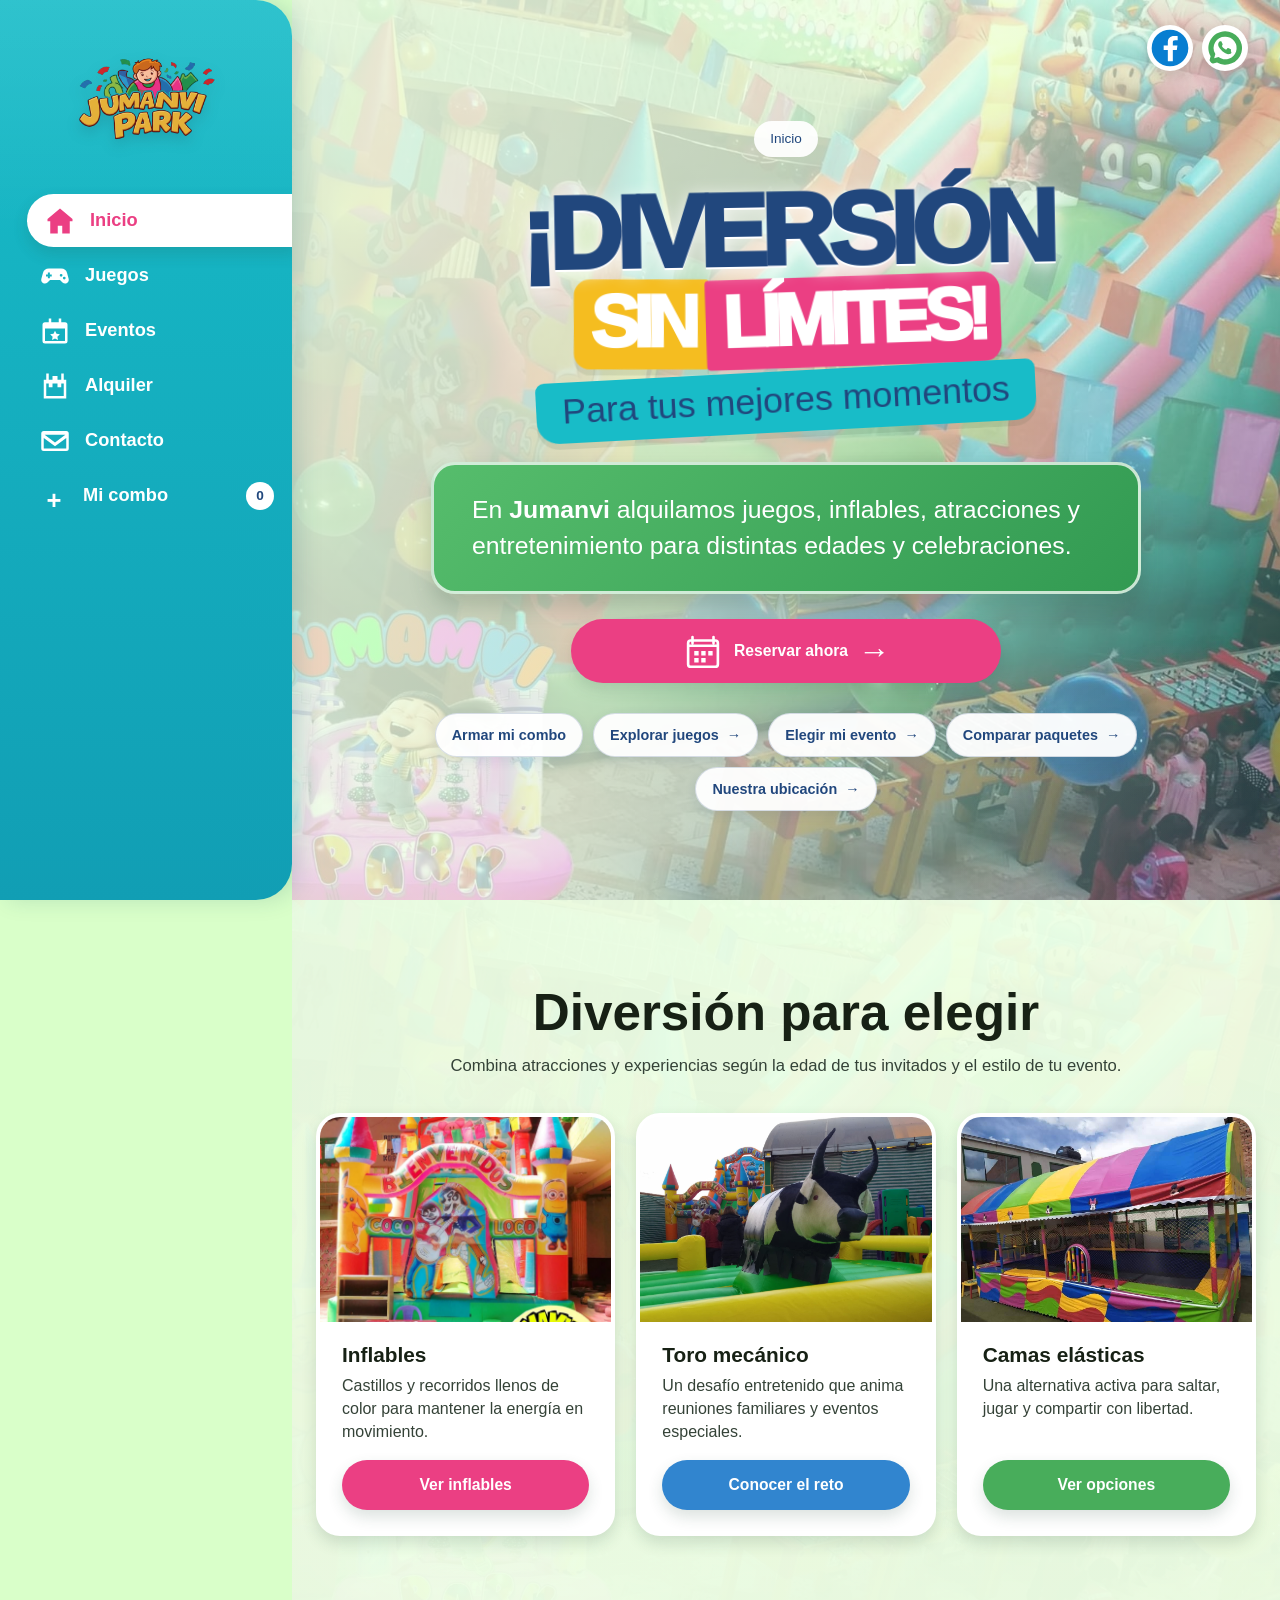
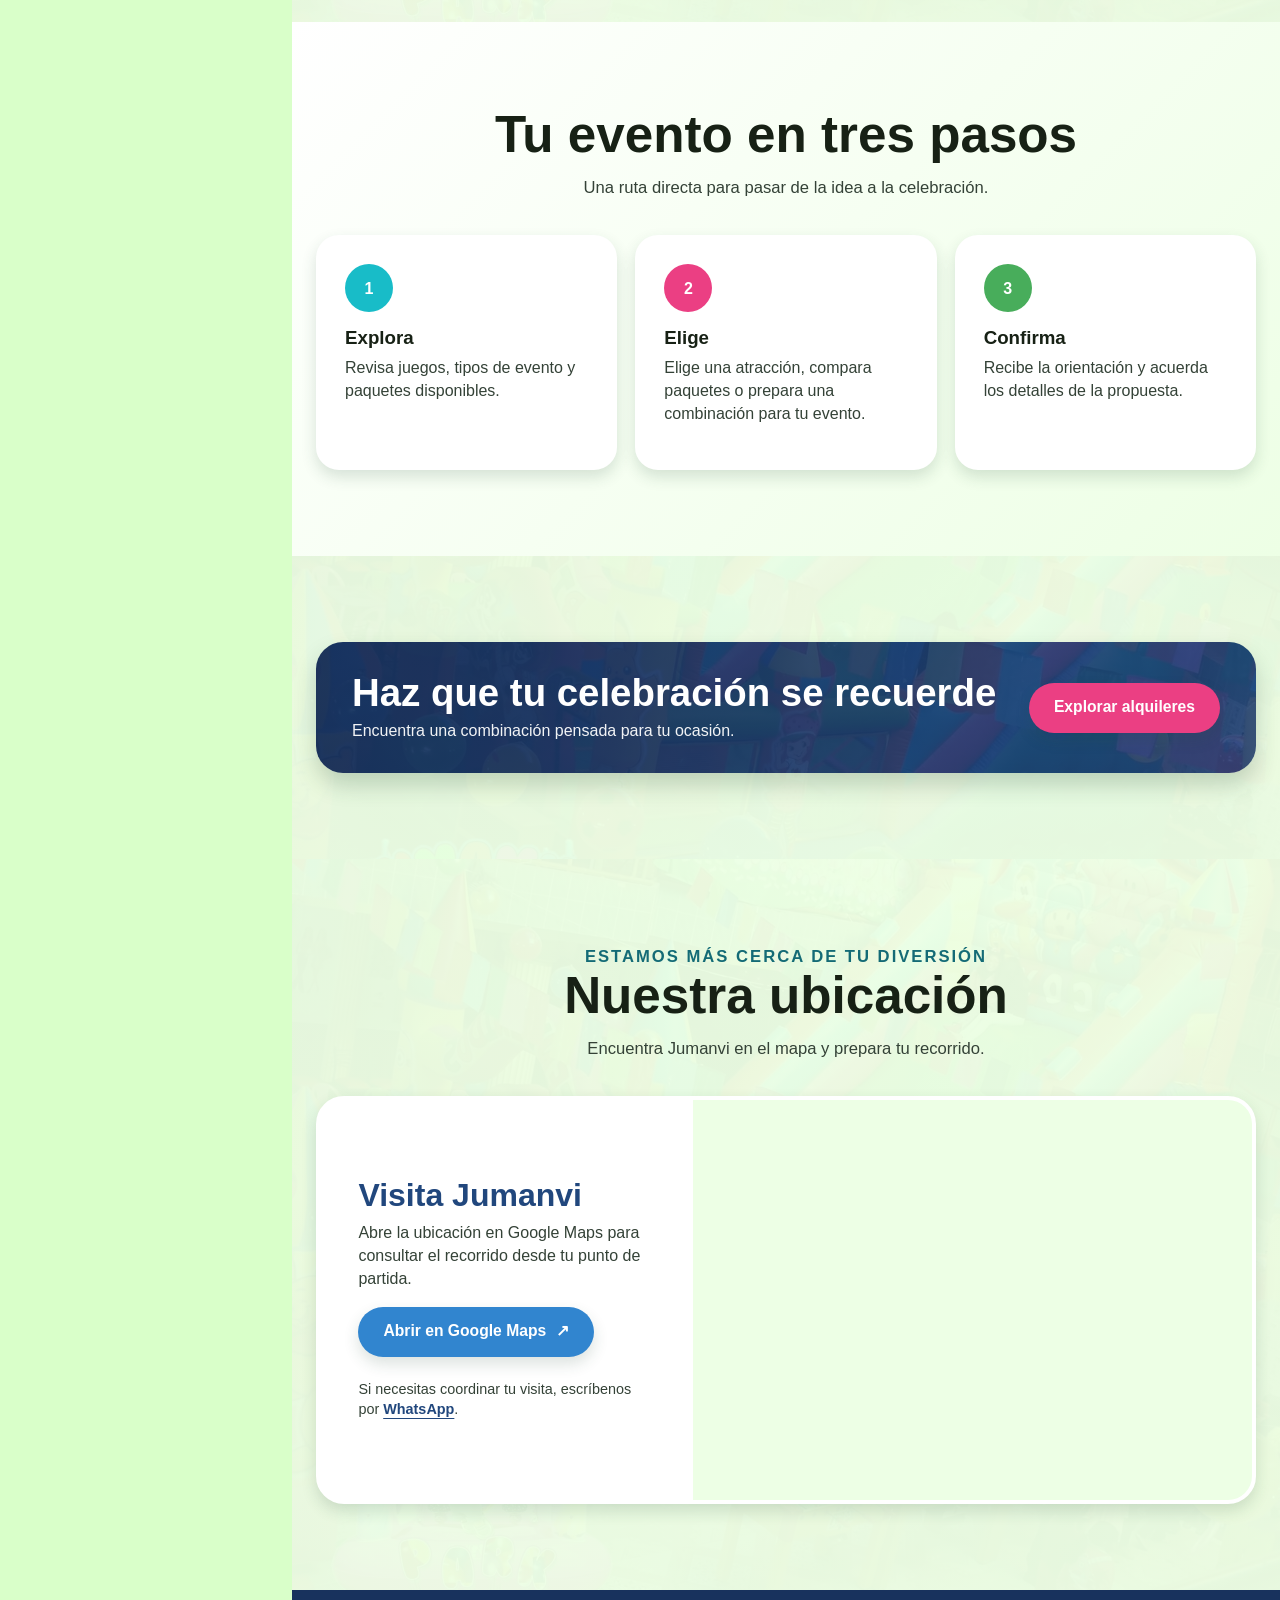
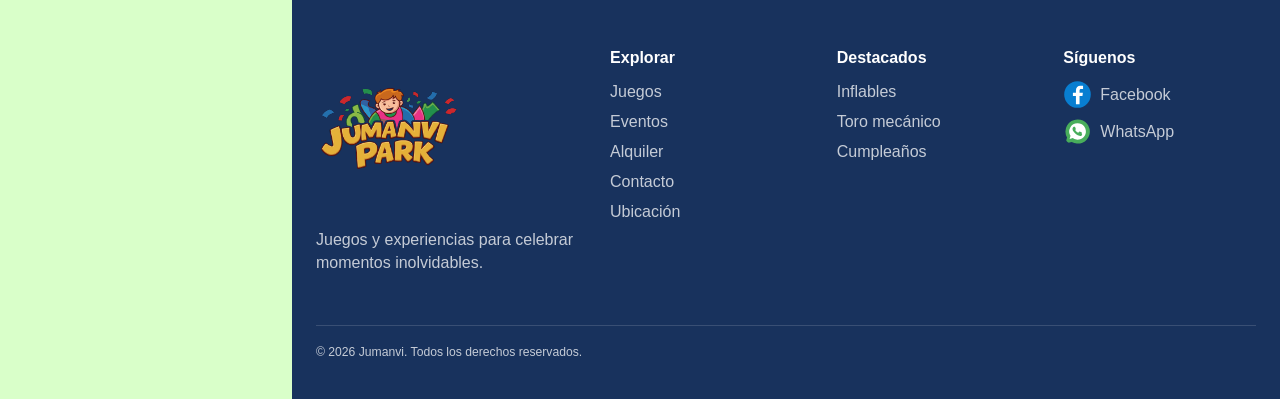
<file: index.html>
<!-- Indica al navegador que este archivo es una página web actual. -->
<!doctype html>
<!-- Abre toda la página, con sus textos en español. -->
<html lang="es">
  <!-- Abre la información de la pestaña, el icono y los archivos de diseño; no es el contenido visible. -->
  <head>
    <!-- Permite mostrar correctamente las tildes, la ñ y los signos de los textos. -->
    <meta charset="utf-8">
    <!-- Ajusta la página al ancho del teléfono o de la pantalla, sin empezar alejada. -->
    <meta name="viewport" content="width=device-width, initial-scale=1">
    <!--
      Describe el sitio como «Jumanvi ofrece juegos, alquileres y entretenimiento para celebraciones y eventos.»
      para los buscadores.
    -->
    <meta name="description" content="Jumanvi ofrece juegos, alquileres y entretenimiento para celebraciones y eventos.">
    <!--
      Abre el nombre de la pestaña del navegador.
      El texto «Jumanvi | Diversión sin límites» es el título que muestra esa pestaña.
      La última línea termina el nombre de la pestaña.
    -->
    <title>
      Jumanvi | Diversión sin límites
    </title>
    <!-- Usa logo.svg de Jumanvi como el pequeño icono de la pestaña del navegador. -->
    <link rel="icon" href="assets/images/brand/logo.svg" type="image/svg+xml">
    <!-- Recuerda los juegos de Mi combo y prepara su lista y sus enlaces en esta página. -->
    <script src="assets/js/combo.js" defer></script>
    <!-- Aplica estilos.css a esta página: controla colores, tamaños, distribución y movimientos. -->
    <link rel="stylesheet" href="assets/css/estilos.css">
  <!-- Termina la información de la pestaña, el icono y los archivos de diseño; no es el contenido visible. -->
  </head>
  <!-- Abre todo lo que se muestra en la página Inicio. -->
  <body class="page-inicio">
    <!-- Crea el enlace «Saltar al contenido» hacia esta misma página, en el contenido principal. -->
    <a class="skip-link" href="#contenido">
      <!-- Es el texto «Saltar al contenido» del enlace que lleva a esta misma página, en el contenido principal. -->
      Saltar al contenido
    <!-- Termina el enlace «Saltar al contenido» hacia esta misma página, en el contenido principal. -->
    </a>
    <!-- Abre la cabecera: contiene el logo de Jumanvi y las opciones para recorrer el sitio. -->
    <header class="site-header">
      <!-- Crea el enlace «Ir al inicio de Jumanvi» hacia la página Inicio. -->
      <a class="brand" href="index.html" aria-label="Ir al inicio de Jumanvi">
        <!--
          Muestra «Jumanvi» desde «assets/images/brand/logo.svg». Reserva sus proporciones con 303 de ancho y 166
          de alto; el diseño adapta su tamaño.
        -->
        <img src="assets/images/brand/logo.svg" alt="Jumanvi" width="303" height="166">
      <!-- Termina el enlace «Ir al inicio de Jumanvi» hacia la página Inicio. -->
      </a>
      <!-- Abre los controles del menú. -->
      <div class="navigation">
        <!-- Guarda si el menú móvil está abierto o cerrado; el botón «Menú» cambia este control. -->
        <input class="menu-toggle" id="menu-toggle" type="checkbox" aria-label="Abrir o cerrar el menú" aria-controls="menu-panel">
        <!-- Presenta el botón visible «Menú», que abre o cierra las opciones en móvil. -->
        <label class="menu-button" for="menu-toggle">
          <!-- Escribe «Menú» junto al campo o control que corresponde. -->
          Menú
        <!-- Termina el botón visible «Menú», que abre o cierra las opciones en móvil. -->
        </label>
        <!-- Abre el panel de opciones del menú. -->
        <div class="menu-panel" id="menu-panel">
          <!-- Abre el menú Inicio, Juegos, Eventos, Alquiler y Contacto. -->
          <nav class="primary-nav" aria-label="Navegación principal">
            <!-- Crea el enlace «Inicio» hacia la página Inicio. Lo marca como la página que está abierta. -->
            <a href="index.html" aria-current="page">
              <!-- Presenta el dibujo de Inicio. -->
              <span class="menu-icon menu-icon--inicio">
              <!-- Termina el dibujo de Inicio. -->
              </span>
              <!-- Es el texto «Inicio» del enlace que lleva a la página Inicio. -->
              Inicio
            <!-- Termina el enlace «Inicio» hacia la página Inicio. -->
            </a>
            <!-- Crea el enlace «Juegos» hacia la página Juegos. -->
            <a href="juegos.html">
              <!-- Presenta el dibujo de Juegos. -->
              <span class="menu-icon menu-icon--juegos">
              <!-- Termina el dibujo de Juegos. -->
              </span>
              <!-- Es el texto «Juegos» del enlace que lleva a la página Juegos. -->
              Juegos
            <!-- Termina el enlace «Juegos» hacia la página Juegos. -->
            </a>
            <!-- Crea el enlace «Eventos» hacia la página Eventos. -->
            <a href="eventos.html">
              <!-- Presenta el dibujo de Eventos. -->
              <span class="menu-icon menu-icon--eventos">
              <!-- Termina el dibujo de Eventos. -->
              </span>
              <!-- Es el texto «Eventos» del enlace que lleva a la página Eventos. -->
              Eventos
            <!-- Termina el enlace «Eventos» hacia la página Eventos. -->
            </a>
            <!-- Crea el enlace «Alquiler» hacia la página Alquiler. -->
            <a href="alquiler.html">
              <!-- Presenta el dibujo de Alquiler. -->
              <span class="menu-icon menu-icon--alquiler">
              <!-- Termina el dibujo de Alquiler. -->
              </span>
              <!-- Es el texto «Alquiler» del enlace que lleva a la página Alquiler. -->
              Alquiler
            <!-- Termina el enlace «Alquiler» hacia la página Alquiler. -->
            </a>
            <!-- Crea el enlace «Contacto» hacia la página Contacto. -->
            <a href="contacto.html">
              <!-- Presenta el dibujo de Contacto. -->
              <span class="menu-icon menu-icon--contacto">
              <!-- Termina el dibujo de Contacto. -->
              </span>
              <!-- Es el texto «Contacto» del enlace que lleva a la página Contacto. -->
              Contacto
            <!-- Termina el enlace «Contacto» hacia la página Contacto. -->
            </a>
            <!-- Abre la página Mi combo conservando los juegos y cantidades elegidos. -->
            <a class="combo-nav" href="combo.html" data-combo-link>
              <!-- Abre el signo de suma junto al nombre Mi combo. -->
              <span class="combo-nav__symbol" aria-hidden="true">
                <!-- Muestra el texto «+». -->
                +
              <!-- Termina el signo de suma junto al nombre Mi combo. -->
              </span>
              <!-- Muestra el texto «Mi combo». -->
              Mi combo
              <!-- Abre el contador de unidades elegidas. -->
              <span class="combo-count" data-combo-count aria-label="0 unidades seleccionadas">
                <!-- Muestra el texto «0». -->
                0
              <!-- Termina el contador de unidades elegidas. -->
              </span>
            <!-- Termina el acceso a Mi combo con el número de unidades elegidas. -->
            </a>
          <!-- Termina el menú y el acceso a Mi combo. -->
          </nav>
        <!-- Termina el panel de opciones del menú. -->
        </div>
      <!-- Termina los controles del menú. -->
      </div>
    <!-- Termina la cabecera: contiene el logo de Jumanvi y las opciones para recorrer el sitio. -->
    </header>
    <!-- Abre los accesos flotantes de Facebook y WhatsApp. -->
    <div class="floating-socials" aria-label="Redes sociales">
      <!--
        Crea el enlace «Facebook» hacia la página de Facebook de Jumanvi. Lo abre en otra pestaña sin dar acceso a
        esta página.
      -->
      <a class="social-link" href="https://www.facebook.com/share/14ofRNHxwtY/" target="_blank" rel="noopener noreferrer" aria-label="Facebook">
        <!--
          Muestra «el símbolo de Facebook» desde «assets/icons/facebook.svg». Reserva sus proporciones con 48 de
          ancho y 48 de alto; el diseño adapta su tamaño.
        -->
        <img src="assets/icons/facebook.svg" alt="" width="48" height="48">
      <!-- Termina el enlace «Facebook» hacia la página de Facebook de Jumanvi. -->
      </a>
      <!--
        Crea el enlace «WhatsApp» hacia WhatsApp de Jumanvi, al número 73835908. Lo abre en otra pestaña sin dar
        acceso a esta página.
      -->
      <a class="social-link" href="https://wa.me/59173835908" target="_blank" rel="noopener noreferrer" aria-label="WhatsApp">
        <!--
          Muestra «el símbolo de WhatsApp» desde «assets/icons/whatsapp.svg». Reserva sus proporciones con 48 de
          ancho y 48 de alto; el diseño adapta su tamaño.
        -->
        <img src="assets/icons/whatsapp.svg" alt="" width="48" height="48">
      <!-- Termina el enlace «WhatsApp» hacia WhatsApp de Jumanvi, al número 73835908. -->
      </a>
    <!-- Termina los accesos flotantes de Facebook y WhatsApp. -->
    </div>
    <!-- Abre la parte principal de esta página; el enlace «Saltar al contenido» llega hasta aquí. -->
    <main class="site-main" id="contenido">
      <!-- Abre el apartado «¡Diversión». -->
      <section class="screen home-screen">
        <!-- Abre el contenido de la presentación inicial. -->
        <div class="screen-inner">
          <!-- Abre la ruta que indica en qué página estás. -->
          <nav class="breadcrumbs" aria-label="Ubicación actual">
            <!-- Presenta la parte del texto «Inicio». -->
            <span aria-current="page">
              <!-- Muestra «Inicio» dentro de la parte del texto «Inicio». -->
              Inicio
            <!-- Termina la parte del texto «Inicio». -->
            </span>
          <!-- Termina la ruta que indica en qué página estás. -->
          </nav>
          <!-- Presenta el título principal «¡Diversión sin límites!». -->
          <h1 class="screen-title home-title">
            <!-- Presenta la palabra «¡Diversión». -->
            <span class="home-title__top">
              <!-- Muestra «¡Diversión» dentro de la palabra «¡Diversión». -->
              ¡Diversión
            <!-- Termina la palabra «¡Diversión». -->
            </span>
            <!-- Presenta la fila «sin límites!». -->
            <span class="home-title__line">
              <!-- Presenta la palabra «sin» sobre amarillo. -->
              <span class="home-title__sin">
                <!-- Muestra «sin» dentro de la palabra «sin» sobre amarillo. -->
                sin
              <!-- Termina la palabra «sin» sobre amarillo. -->
              </span>
              <!-- Presenta la palabra «límites!» sobre rosa. -->
              <span class="home-title__limits">
                <!-- Muestra «límites!» dentro de la palabra «límites!» sobre rosa. -->
                límites!
              <!-- Termina la palabra «límites!» sobre rosa. -->
              </span>
            <!-- Termina la fila «sin límites!». -->
            </span>
          <!-- Termina el título principal «¡Diversión sin límites!». -->
          </h1>
          <!-- Presenta la frase «Para tus mejores momentos». -->
          <p class="screen-subtitle home-tagline">
            <!-- Muestra «Para tus mejores momentos» dentro de la frase «Para tus mejores momentos». -->
            Para tus mejores momentos
          <!-- Termina la frase «Para tus mejores momentos». -->
          </p>
          <!-- Abre la descripción verde de Jumanvi en Inicio. -->
          <div class="home-message">
            <!-- Muestra «En» dentro de la descripción verde de Jumanvi en Inicio. -->
            En
            <!-- Presenta el texto resaltado «Jumanvi». -->
            <strong>
              <!-- Muestra «Jumanvi» dentro del texto resaltado «Jumanvi». -->
              Jumanvi
            <!-- Termina el texto resaltado «Jumanvi». -->
            </strong>
            <!--
              Muestra «alquilamos juegos, inflables, atracciones y entretenimiento para distintas edades y
              celebraciones.» dentro de la descripción verde de Jumanvi en Inicio.
            -->
            alquilamos juegos, inflables, atracciones y entretenimiento para distintas edades y celebraciones.
          <!-- Termina la descripción verde de Jumanvi en Inicio. -->
          </div>
          <!-- Crea el enlace «Reservar ahora» hacia la página Alquiler, en la explicación para cotizar. -->
          <a class="button home-reserve-button" href="alquiler.html#cotizacion">
            <!-- Abre el calendario dibujado del botón «Reservar ahora». -->
            <svg class="home-reserve-button__calendar" viewBox="0 0 48 48" aria-hidden="true">
              <!-- Dibuja el borde, las dos anillas y la separación superior del calendario del botón rosa. -->
              <path d="M12 8v7M36 8v7M8 18h32M10 12h28a3 3 0 0 1 3 3v24a3 3 0 0 1-3 3H10a3 3 0 0 1-3-3V15a3 3 0 0 1 3-3Z"/>
              <!-- Dibuja los pequeños cuadros que representan los días dentro del calendario. -->
              <path d="M14 24h5v5h-5zM22 24h5v5h-5zM30 24h5v5h-5zM14 32h5v5h-5zM22 32h5v5h-5z"/>
            <!-- Termina el calendario dibujado del botón «Reservar ahora». -->
            </svg>
            <!-- Presenta la parte del texto «Reservar ahora». -->
            <span>
              <!-- Muestra «Reservar ahora» dentro de la parte del texto «Reservar ahora». -->
              Reservar ahora
            <!-- Termina la parte del texto «Reservar ahora». -->
            </span>
            <!-- Presenta la flecha de «Reservar ahora». -->
            <span class="home-reserve-button__arrow" aria-hidden="true">
              <!-- Muestra una flecha para acompañar la acción de la flecha de «Reservar ahora». -->
              →
            <!-- Termina la flecha de «Reservar ahora». -->
            </span>
          <!-- Termina el enlace «Reservar ahora» hacia la página Alquiler, en la explicación para cotizar. -->
          </a>
          <!-- Abre los accesos a secciones de la presentación. -->
          <nav class="section-nav" aria-label="Explorar inicio">
            <!-- Abre Mi combo para conocer el alquiler de varios juegos y preparar una selección propia. -->
            <a href="combo.html" data-combo-link>
              <!-- Escribe el acceso para crear una selección propia. -->
              Armar mi combo
            <!-- Termina el acceso al catálogo para armar el combo. -->
            </a>
            <!-- Crea el enlace «Explorar juegos» hacia la página Juegos. -->
            <a href="juegos.html">
              <!-- Es el texto «Explorar juegos» del enlace que lleva a la página Juegos. -->
              Explorar juegos
              <!-- Presenta la parte del texto «→». -->
              <span aria-hidden="true">
                <!-- Muestra una flecha para acompañar la acción de la parte del texto «→». -->
                →
              <!-- Termina la parte del texto «→». -->
              </span>
            <!-- Termina el enlace «Explorar juegos» hacia la página Juegos. -->
            </a>
            <!-- Crea el enlace «Elegir mi evento» hacia la página Eventos. -->
            <a href="eventos.html">
              <!-- Es el texto «Elegir mi evento» del enlace que lleva a la página Eventos. -->
              Elegir mi evento
              <!-- Presenta la parte del texto «→». -->
              <span aria-hidden="true">
                <!-- Muestra una flecha para acompañar la acción de la parte del texto «→». -->
                →
              <!-- Termina la parte del texto «→». -->
              </span>
            <!-- Termina el enlace «Elegir mi evento» hacia la página Eventos. -->
            </a>
            <!-- Crea el enlace «Comparar paquetes» hacia la página Alquiler, en los paquetes. -->
            <a href="alquiler.html#paquetes">
              <!-- Es el texto «Comparar paquetes» del enlace que lleva a la página Alquiler, en los paquetes. -->
              Comparar paquetes
              <!-- Presenta la parte del texto «→». -->
              <span aria-hidden="true">
                <!-- Muestra una flecha para acompañar la acción de la parte del texto «→». -->
                →
              <!-- Termina la parte del texto «→». -->
              </span>
            <!-- Termina el enlace «Comparar paquetes» hacia la página Alquiler, en los paquetes. -->
            </a>
            <!-- Crea el enlace «Nuestra ubicación» hacia esta misma página, en el mapa y la ubicación. -->
            <a href="#ubicacion">
              <!--
                Es el texto «Nuestra ubicación» del enlace que lleva a esta misma página, en el mapa y la
                ubicación.
              -->
              Nuestra ubicación
              <!-- Presenta la parte del texto «→». -->
              <span aria-hidden="true">
                <!-- Muestra una flecha para acompañar la acción de la parte del texto «→». -->
                →
              <!-- Termina la parte del texto «→». -->
              </span>
            <!-- Termina el enlace «Nuestra ubicación» hacia esta misma página, en el mapa y la ubicación. -->
            </a>
          <!-- Termina los accesos a secciones de la presentación. -->
          </nav>
        <!-- Termina el contenido de la presentación inicial. -->
        </div>
      <!-- Termina el apartado «¡Diversión». -->
      </section>
      <!-- Abre el apartado «Diversión para elegir». -->
      <section class="content-section" aria-labelledby="titulo-destacados">
        <!-- Abre el bloque de contenido centrado. -->
        <div class="container">
          <!-- Abre el título y la introducción de una sección. -->
          <div class="section-heading">
            <!-- Presenta el título del apartado «Diversión para elegir». -->
            <h2 id="titulo-destacados">
              <!-- Muestra «Diversión para elegir» dentro del título del apartado «Diversión para elegir». -->
              Diversión para elegir
            <!-- Termina el título del apartado «Diversión para elegir». -->
            </h2>
            <!--
              Presenta el párrafo «Combina atracciones y experiencias según la edad de tus invitados y el estilo
              de tu evento.».
            -->
            <p>
              <!--
                Muestra «Combina atracciones y experiencias según la edad de tus invitados y el estilo de tu
                evento.» dentro del párrafo «Combina atracciones y experiencias según la edad de tus invitados y
                el estilo de tu evento.».
              -->
              Combina atracciones y experiencias según la edad de tus invitados y el estilo de tu evento.
            <!--
              Termina el párrafo «Combina atracciones y experiencias según la edad de tus invitados y el estilo de
              tu evento.».
            -->
            </p>
          <!-- Termina el título y la introducción de una sección. -->
          </div>
          <!-- Abre el conjunto de tarjetas informativas. -->
          <div class="detail-grid">
            <!-- Abre la tarjeta «Inflables». -->
            <article class="detail-card">
              <!--
                Muestra «Castillo inflable colorido» desde «assets/images/games/inflables/castillo-inflable.jpeg».
                La carga cuando se acerca a la vista. Reserva sus proporciones con 1200 de ancho y 1600 de alto;
                el diseño adapta su tamaño.
              -->
              <img src="assets/images/games/inflables/castillo-inflable.jpeg" alt="Castillo inflable colorido" width="1200" height="1600" loading="lazy">
              <!-- Abre la descripción y el botón de «Inflables». -->
              <div class="detail-card__body">
                <!-- Presenta el título «Inflables». -->
                <h3>
                  <!-- Muestra «Inflables» dentro del título «Inflables». -->
                  Inflables
                <!-- Termina el título «Inflables». -->
                </h3>
                <!--
                  Presenta el párrafo «Castillos y recorridos llenos de color para mantener la energía en
                  movimiento.».
                -->
                <p>
                  <!--
                    Muestra «Castillos y recorridos llenos de color para mantener la energía en movimiento.»
                    dentro del párrafo «Castillos y recorridos llenos de color para mantener la energía en
                    movimiento.».
                  -->
                  Castillos y recorridos llenos de color para mantener la energía en movimiento.
                <!--
                  Termina el párrafo «Castillos y recorridos llenos de color para mantener la energía en
                  movimiento.».
                -->
                </p>
                <!-- Crea el enlace «Ver inflables» hacia la página Juegos, en «inflables». -->
                <a class="button" href="juegos.html#inflables">
                  <!-- Es el texto «Ver inflables» del enlace que lleva a la página Juegos, en «inflables». -->
                  Ver inflables
                <!-- Termina el enlace «Ver inflables» hacia la página Juegos, en «inflables». -->
                </a>
              <!-- Termina la descripción y el botón de «Inflables». -->
              </div>
            <!-- Termina la tarjeta «Inflables». -->
            </article>
            <!-- Abre la tarjeta «Toro mecánico». -->
            <article class="detail-card">
              <!--
                Muestra «Toro mecánico con zona de seguridad» desde
                «assets/images/games/toro-mecanico/toro-mecanico.jpeg». La carga cuando se acerca a la vista.
                Reserva sus proporciones con 2048 de ancho y 1536 de alto; el diseño adapta su tamaño.
              -->
              <img src="assets/images/games/toro-mecanico/toro-mecanico.jpeg" alt="Toro mecánico con zona de seguridad" width="2048" height="1536" loading="lazy">
              <!-- Abre la descripción y el botón de «Toro mecánico». -->
              <div class="detail-card__body">
                <!-- Presenta el título «Toro mecánico». -->
                <h3>
                  <!-- Muestra «Toro mecánico» dentro del título «Toro mecánico». -->
                  Toro mecánico
                <!-- Termina el título «Toro mecánico». -->
                </h3>
                <!--
                  Presenta el párrafo «Un desafío entretenido que anima reuniones familiares y eventos
                  especiales.».
                -->
                <p>
                  <!--
                    Muestra «Un desafío entretenido que anima reuniones familiares y eventos especiales.» dentro
                    del párrafo «Un desafío entretenido que anima reuniones familiares y eventos especiales.».
                  -->
                  Un desafío entretenido que anima reuniones familiares y eventos especiales.
                <!--
                  Termina el párrafo «Un desafío entretenido que anima reuniones familiares y eventos
                  especiales.».
                -->
                </p>
                <!-- Crea el enlace «Conocer el reto» hacia la página Juegos, en «toro mecanico». -->
                <a class="button button--blue" href="juegos.html#toro-mecanico">
                  <!-- Es el texto «Conocer el reto» del enlace que lleva a la página Juegos, en «toro mecanico». -->
                  Conocer el reto
                <!-- Termina el enlace «Conocer el reto» hacia la página Juegos, en «toro mecanico». -->
                </a>
              <!-- Termina la descripción y el botón de «Toro mecánico». -->
              </div>
            <!-- Termina la tarjeta «Toro mecánico». -->
            </article>
            <!-- Abre la tarjeta «Camas elásticas». -->
            <article class="detail-card">
              <!--
                Muestra «Cama elástica amplia y colorida» desde
                «assets/images/games/camas-elasticas/cama-elastica-grande.jpeg». La carga cuando se acerca a la
                vista. Reserva sus proporciones con 1080 de ancho y 810 de alto; el diseño adapta su tamaño.
              -->
              <img src="assets/images/games/camas-elasticas/cama-elastica-grande.jpeg" alt="Cama elástica amplia y colorida" width="1080" height="810" loading="lazy">
              <!-- Abre la descripción y el botón de «Camas elásticas». -->
              <div class="detail-card__body">
                <!-- Presenta el título «Camas elásticas». -->
                <h3>
                  <!-- Muestra «Camas elásticas» dentro del título «Camas elásticas». -->
                  Camas elásticas
                <!-- Termina el título «Camas elásticas». -->
                </h3>
                <!-- Presenta el párrafo «Una alternativa activa para saltar, jugar y compartir con libertad.». -->
                <p>
                  <!--
                    Muestra «Una alternativa activa para saltar, jugar y compartir con libertad.» dentro del
                    párrafo «Una alternativa activa para saltar, jugar y compartir con libertad.».
                  -->
                  Una alternativa activa para saltar, jugar y compartir con libertad.
                <!-- Termina el párrafo «Una alternativa activa para saltar, jugar y compartir con libertad.». -->
                </p>
                <!-- Crea el enlace «Ver opciones» hacia la página Juegos, en «camas elasticas». -->
                <a class="button button--green" href="juegos.html#camas-elasticas">
                  <!-- Es el texto «Ver opciones» del enlace que lleva a la página Juegos, en «camas elasticas». -->
                  Ver opciones
                <!-- Termina el enlace «Ver opciones» hacia la página Juegos, en «camas elasticas». -->
                </a>
              <!-- Termina la descripción y el botón de «Camas elásticas». -->
              </div>
            <!-- Termina la tarjeta «Camas elásticas». -->
            </article>
          <!-- Termina el conjunto de tarjetas informativas. -->
          </div>
        <!-- Termina el bloque de contenido centrado. -->
        </div>
      <!-- Termina el apartado «Diversión para elegir». -->
      </section>
      <!-- Abre el apartado «Tu evento en tres pasos». -->
      <section class="content-section content-section--white" aria-labelledby="titulo-pasos">
        <!-- Abre el bloque de contenido centrado. -->
        <div class="container">
          <!-- Abre el título y la introducción de una sección. -->
          <div class="section-heading">
            <!-- Presenta el título del apartado «Tu evento en tres pasos». -->
            <h2 id="titulo-pasos">
              <!-- Muestra «Tu evento en tres pasos» dentro del título del apartado «Tu evento en tres pasos». -->
              Tu evento en tres pasos
            <!-- Termina el título del apartado «Tu evento en tres pasos». -->
            </h2>
            <!-- Presenta el párrafo «Una ruta directa para pasar de la idea a la celebración.». -->
            <p>
              <!--
                Muestra «Una ruta directa para pasar de la idea a la celebración.» dentro del párrafo «Una ruta
                directa para pasar de la idea a la celebración.».
              -->
              Una ruta directa para pasar de la idea a la celebración.
            <!-- Termina el párrafo «Una ruta directa para pasar de la idea a la celebración.». -->
            </p>
          <!-- Termina el título y la introducción de una sección. -->
          </div>
          <!-- Abre la fila de pasos explicativos. -->
          <div class="steps">
            <!-- Abre la tarjeta «Explora». -->
            <article class="step">
              <!-- Presenta el número de cada paso. -->
              <span class="step-number">
                <!-- Muestra «1» dentro del número de cada paso. -->
                1
              <!-- Termina el número de cada paso. -->
              </span>
              <!-- Presenta el título «Explora». -->
              <h3>
                <!-- Muestra «Explora» dentro del título «Explora». -->
                Explora
              <!-- Termina el título «Explora». -->
              </h3>
              <!-- Presenta el párrafo «Revisa juegos, tipos de evento y paquetes disponibles.». -->
              <p>
                <!--
                  Muestra «Revisa juegos, tipos de evento y paquetes disponibles.» dentro del párrafo «Revisa
                  juegos, tipos de evento y paquetes disponibles.».
                -->
                Revisa juegos, tipos de evento y paquetes disponibles.
              <!-- Termina el párrafo «Revisa juegos, tipos de evento y paquetes disponibles.». -->
              </p>
            <!-- Termina la tarjeta «Explora». -->
            </article>
            <!-- Abre la tarjeta «Elige». -->
            <article class="step">
              <!-- Presenta el número de cada paso. -->
              <span class="step-number">
                <!-- Muestra «2» dentro del número de cada paso. -->
                2
              <!-- Termina el número de cada paso. -->
              </span>
              <!-- Presenta el título «Elige». -->
              <h3>
                <!-- Muestra «Elige» dentro del título «Elige». -->
                Elige
              <!-- Termina el título «Elige». -->
              </h3>
              <!--
                Presenta el párrafo «Elige una atracción, compara paquetes o prepara una combinación para tu
                evento.».
              -->
              <p>
                <!--
                  Muestra «Elige una atracción, compara paquetes o prepara una combinación para tu evento.» dentro
                  del párrafo «Elige una atracción, compara paquetes o prepara una combinación para tu evento.».
                -->
                Elige una atracción, compara paquetes o prepara una combinación para tu evento.
              <!--
                Termina el párrafo «Elige una atracción, compara paquetes o prepara una combinación para tu
                evento.».
              -->
              </p>
            <!-- Termina la tarjeta «Elige». -->
            </article>
            <!-- Abre la tarjeta «Confirma». -->
            <article class="step">
              <!-- Presenta el número de cada paso. -->
              <span class="step-number">
                <!-- Muestra «3» dentro del número de cada paso. -->
                3
              <!-- Termina el número de cada paso. -->
              </span>
              <!-- Presenta el título «Confirma». -->
              <h3>
                <!-- Muestra «Confirma» dentro del título «Confirma». -->
                Confirma
              <!-- Termina el título «Confirma». -->
              </h3>
              <!-- Presenta el párrafo «Recibe la orientación y acuerda los detalles de la propuesta.». -->
              <p>
                <!--
                  Muestra «Recibe la orientación y acuerda los detalles de la propuesta.» dentro del párrafo
                  «Recibe la orientación y acuerda los detalles de la propuesta.».
                -->
                Recibe la orientación y acuerda los detalles de la propuesta.
              <!-- Termina el párrafo «Recibe la orientación y acuerda los detalles de la propuesta.». -->
              </p>
            <!-- Termina la tarjeta «Confirma». -->
            </article>
          <!-- Termina la fila de pasos explicativos. -->
          </div>
        <!-- Termina el bloque de contenido centrado. -->
        </div>
      <!-- Termina el apartado «Tu evento en tres pasos». -->
      </section>
      <!-- Abre el apartado «Haz que tu celebración se recuerde». -->
      <section class="content-section">
        <!-- Abre el bloque de contenido centrado. -->
        <div class="container">
          <!-- Abre el bloque que invita a preparar una celebración. -->
          <div class="cta-panel">
            <!-- Abre el bloque «Haz que tu celebración se recuerde». -->
            <div>
              <!-- Presenta el título del apartado «Haz que tu celebración se recuerde». -->
              <h2>
                <!--
                  Muestra «Haz que tu celebración se recuerde» dentro del título del apartado «Haz que tu
                  celebración se recuerde».
                -->
                Haz que tu celebración se recuerde
              <!-- Termina el título del apartado «Haz que tu celebración se recuerde». -->
              </h2>
              <!-- Presenta el párrafo «Encuentra una combinación pensada para tu ocasión.». -->
              <p>
                <!--
                  Muestra «Encuentra una combinación pensada para tu ocasión.» dentro del párrafo «Encuentra una
                  combinación pensada para tu ocasión.».
                -->
                Encuentra una combinación pensada para tu ocasión.
              <!-- Termina el párrafo «Encuentra una combinación pensada para tu ocasión.». -->
              </p>
            <!-- Termina el bloque «Haz que tu celebración se recuerde». -->
            </div>
            <!-- Crea el enlace «Explorar alquileres» hacia la página Alquiler. -->
            <a class="button" href="alquiler.html">
              <!-- Es el texto «Explorar alquileres» del enlace que lleva a la página Alquiler. -->
              Explorar alquileres
            <!-- Termina el enlace «Explorar alquileres» hacia la página Alquiler. -->
            </a>
          <!-- Termina el bloque que invita a preparar una celebración. -->
          </div>
        <!-- Termina el bloque de contenido centrado. -->
        </div>
      <!-- Termina el apartado «Haz que tu celebración se recuerde». -->
      </section>
      <!--
        Abre el apartado «Nuestra ubicación», identificado como «ubicacion». El nombre «ubicacion» permite llegar
        directamente a este apartado desde un enlace.
      -->
      <section class="content-section" id="ubicacion" aria-labelledby="titulo-ubicacion">
        <!-- Abre el bloque de contenido centrado. -->
        <div class="container">
          <!-- Abre el título y la introducción de una sección. -->
          <div class="section-heading">
            <!-- Presenta la frase corta que presenta un apartado. -->
            <p class="eyebrow">
              <!-- Muestra «Estamos más cerca de tu diversión» dentro de la frase corta que presenta un apartado. -->
              Estamos más cerca de tu diversión
            <!-- Termina la frase corta que presenta un apartado. -->
            </p>
            <!-- Presenta el título del apartado «Nuestra ubicación». -->
            <h2 id="titulo-ubicacion">
              <!-- Muestra «Nuestra ubicación» dentro del título del apartado «Nuestra ubicación». -->
              Nuestra ubicación
            <!-- Termina el título del apartado «Nuestra ubicación». -->
            </h2>
            <!-- Presenta el párrafo «Encuentra Jumanvi en el mapa y prepara tu recorrido.». -->
            <p>
              <!--
                Muestra «Encuentra Jumanvi en el mapa y prepara tu recorrido.» dentro del párrafo «Encuentra
                Jumanvi en el mapa y prepara tu recorrido.».
              -->
              Encuentra Jumanvi en el mapa y prepara tu recorrido.
            <!-- Termina el párrafo «Encuentra Jumanvi en el mapa y prepara tu recorrido.». -->
            </p>
          <!-- Termina el título y la introducción de una sección. -->
          </div>
          <!-- Abre el bloque de ubicación de Inicio. -->
          <div class="location-panel">
            <!-- Abre la descripción y el acceso a Google Maps. -->
            <div class="location-panel__info">
              <!-- Presenta el título «Visita Jumanvi». -->
              <h3>
                <!-- Muestra «Visita Jumanvi» dentro del título «Visita Jumanvi». -->
                Visita Jumanvi
              <!-- Termina el título «Visita Jumanvi». -->
              </h3>
              <!--
                Presenta el párrafo «Abre la ubicación en Google Maps para consultar el recorrido desde tu punto
                de partida.».
              -->
              <p>
                <!--
                  Muestra «Abre la ubicación en Google Maps para consultar el recorrido desde tu punto de
                  partida.» dentro del párrafo «Abre la ubicación en Google Maps para consultar el recorrido desde
                  tu punto de partida.».
                -->
                Abre la ubicación en Google Maps para consultar el recorrido desde tu punto de partida.
              <!--
                Termina el párrafo «Abre la ubicación en Google Maps para consultar el recorrido desde tu punto de
                partida.».
              -->
              </p>
              <!--
                Crea el enlace «Abrir en Google Maps» hacia la ubicación de Jumanvi en Google Maps. Lo abre en
                otra pestaña sin dar acceso a esta página.
              -->
              <a class="button button--blue" href="https://www.google.com/maps/search/?api=1&amp;query=-17.9665278%2C-67.1185556" target="_blank" rel="noopener noreferrer">
                <!--
                  Es el texto «Abrir en Google Maps» del enlace que lleva a la ubicación de Jumanvi en Google
                  Maps.
                -->
                Abrir en Google Maps
                <!-- Presenta la parte del texto «↗». -->
                <span aria-hidden="true">
                  <!-- Muestra una flecha para acompañar la acción de la parte del texto «↗». -->
                  ↗
                <!-- Termina la parte del texto «↗». -->
                </span>
              <!-- Termina el enlace «Abrir en Google Maps» hacia la ubicación de Jumanvi en Google Maps. -->
              </a>
              <!-- Presenta la nota bajo los datos de ubicación. -->
              <p class="location-panel__note">
                <!--
                  Muestra «Si necesitas coordinar tu visita, escríbenos por» dentro de la nota bajo los datos de
                  ubicación.
                -->
                Si necesitas coordinar tu visita, escríbenos por
                <!--
                  Crea el enlace «WhatsApp» hacia WhatsApp de Jumanvi, al número 73835908. Lo abre en otra pestaña
                  sin dar acceso a esta página.
                -->
                <a class="text-link" href="https://wa.me/59173835908" target="_blank" rel="noopener noreferrer">
                  <!-- Es el texto «WhatsApp» del enlace que lleva a WhatsApp de Jumanvi, al número 73835908. -->
                  WhatsApp
                <!-- Termina el enlace «WhatsApp» hacia WhatsApp de Jumanvi, al número 73835908. -->
                </a>.
              <!-- Termina la nota bajo los datos de ubicación. -->
              </p>
            <!-- Termina la descripción y el acceso a Google Maps. -->
            </div>
            <!-- Abre el espacio reservado para el mapa. -->
            <div class="location-panel__map">
              <!--
                Abre el mapa de Google Maps dentro del bloque de ubicación de Inicio.
                src: usa el mapa con la ubicación exacta de Jumanvi.
                title: identifica el mapa como «Ubicación de Jumanvi en Google Maps» para quien escucha la página.
                width: propone 600 píxeles de ancho; los estilos lo ajustan al espacio disponible.
                height: propone 450 píxeles de alto; los estilos adaptan la altura en móvil.
                allowfullscreen: permite ampliar el mapa a pantalla completa cuando Google Maps ofrece esa opción.
                loading: espera a que el mapa se acerque a la vista para empezar a cargarlo.
                referrerpolicy: limita los datos de la dirección de esta página que recibe Google Maps.
                La última línea cierra el espacio del mapa para que el contenido siguiente quede fuera de él.
              -->
              <iframe
                src="https://www.google.com/maps/embed?pb=!1m17!1m12!1m3!1d3795.2624477054355!2d-67.1211202248216!3d-17.966522683022788!2m3!1f0!2f0!3f0!3m2!1i1024!2i768!4f13.1!3m2!1m1!2zMTfCsDU3JzU5LjUiUyA2N8KwMDcnMDYuOCJX!5e0!3m2!1ses!2sbo!4v1791513290046!5m2!1ses!2sbo"
                title="Ubicación de Jumanvi en Google Maps"
                width="600"
                height="450"
                allowfullscreen
                loading="lazy"
                referrerpolicy="strict-origin-when-cross-origin">
              </iframe>
            <!-- Termina el espacio reservado para el mapa. -->
            </div>
          <!-- Termina el bloque de ubicación de Inicio. -->
          </div>
        <!-- Termina el bloque de contenido centrado. -->
        </div>
      <!-- Termina el apartado «Nuestra ubicación», identificado como «ubicacion». -->
      </section>
    <!-- Termina la parte principal de esta página; el enlace «Saltar al contenido» llega hasta aquí. -->
    </main>
    <!-- Abre el pie de página: reúne el logo, los enlaces, las redes sociales y los derechos de Jumanvi. -->
    <footer class="site-footer">
      <!-- Abre las columnas del pie de página. -->
      <div class="container footer-grid">
        <!-- Abre el logo y la descripción del pie de página. -->
        <div class="footer-brand">
          <!--
            Muestra «Jumanvi» desde «assets/images/brand/logo.svg». Reserva sus proporciones con 303 de ancho y
            166 de alto; el diseño adapta su tamaño.
          -->
          <img src="assets/images/brand/logo.svg" alt="Jumanvi" width="303" height="166">
          <!-- Presenta el párrafo «Juegos y experiencias para celebrar momentos inolvidables.». -->
          <p>
            <!--
              Muestra «Juegos y experiencias para celebrar momentos inolvidables.» dentro del párrafo «Juegos y
              experiencias para celebrar momentos inolvidables.».
            -->
            Juegos y experiencias para celebrar momentos inolvidables.
          <!-- Termina el párrafo «Juegos y experiencias para celebrar momentos inolvidables.». -->
          </p>
        <!-- Termina el logo y la descripción del pie de página. -->
        </div>
        <!-- Abre el bloque «Explorar». -->
        <div>
          <!-- Presenta el título del apartado «Explorar». -->
          <h2>
            <!-- Muestra «Explorar» dentro del título del apartado «Explorar». -->
            Explorar
          <!-- Termina el título del apartado «Explorar». -->
          </h2>
          <!-- Abre las listas de enlaces del pie de página. -->
          <ul class="footer-links">
            <!-- Abre la opción o característica «Juegos». -->
            <li>
              <!-- Crea el enlace «Juegos» hacia la página Juegos. -->
              <a href="juegos.html">
                <!-- Es el texto «Juegos» del enlace que lleva a la página Juegos. -->
                Juegos
              <!-- Termina el enlace «Juegos» hacia la página Juegos. -->
              </a>
            <!-- Termina la opción o característica «Juegos». -->
            </li>
            <!-- Abre la opción o característica «Eventos». -->
            <li>
              <!-- Crea el enlace «Eventos» hacia la página Eventos. -->
              <a href="eventos.html">
                <!-- Es el texto «Eventos» del enlace que lleva a la página Eventos. -->
                Eventos
              <!-- Termina el enlace «Eventos» hacia la página Eventos. -->
              </a>
            <!-- Termina la opción o característica «Eventos». -->
            </li>
            <!-- Abre la opción o característica «Alquiler». -->
            <li>
              <!-- Crea el enlace «Alquiler» hacia la página Alquiler. -->
              <a href="alquiler.html">
                <!-- Es el texto «Alquiler» del enlace que lleva a la página Alquiler. -->
                Alquiler
              <!-- Termina el enlace «Alquiler» hacia la página Alquiler. -->
              </a>
            <!-- Termina la opción o característica «Alquiler». -->
            </li>
            <!-- Abre la opción o característica «Contacto». -->
            <li>
              <!-- Crea el enlace «Contacto» hacia la página Contacto. -->
              <a href="contacto.html">
                <!-- Es el texto «Contacto» del enlace que lleva a la página Contacto. -->
                Contacto
              <!-- Termina el enlace «Contacto» hacia la página Contacto. -->
              </a>
            <!-- Termina la opción o característica «Contacto». -->
            </li>
            <!-- Abre la opción o característica «Ubicación». -->
            <li>
              <!-- Crea el enlace «Ubicación» hacia esta misma página, en el mapa y la ubicación. -->
              <a href="#ubicacion">
                <!-- Es el texto «Ubicación» del enlace que lleva a esta misma página, en el mapa y la ubicación. -->
                Ubicación
              <!-- Termina el enlace «Ubicación» hacia esta misma página, en el mapa y la ubicación. -->
              </a>
            <!-- Termina la opción o característica «Ubicación». -->
            </li>
          <!-- Termina las listas de enlaces del pie de página. -->
          </ul>
        <!-- Termina el bloque «Explorar». -->
        </div>
        <!-- Abre el bloque «Destacados». -->
        <div>
          <!-- Presenta el título del apartado «Destacados». -->
          <h2>
            <!-- Muestra «Destacados» dentro del título del apartado «Destacados». -->
            Destacados
          <!-- Termina el título del apartado «Destacados». -->
          </h2>
          <!-- Abre las listas de enlaces del pie de página. -->
          <ul class="footer-links">
            <!-- Abre la opción o característica «Inflables». -->
            <li>
              <!-- Crea el enlace «Inflables» hacia la página Juegos, en «inflables». -->
              <a href="juegos.html#inflables">
                <!-- Es el texto «Inflables» del enlace que lleva a la página Juegos, en «inflables». -->
                Inflables
              <!-- Termina el enlace «Inflables» hacia la página Juegos, en «inflables». -->
              </a>
            <!-- Termina la opción o característica «Inflables». -->
            </li>
            <!-- Abre la opción o característica «Toro mecánico». -->
            <li>
              <!-- Crea el enlace «Toro mecánico» hacia la página Juegos, en «toro mecanico». -->
              <a href="juegos.html#toro-mecanico">
                <!-- Es el texto «Toro mecánico» del enlace que lleva a la página Juegos, en «toro mecanico». -->
                Toro mecánico
              <!-- Termina el enlace «Toro mecánico» hacia la página Juegos, en «toro mecanico». -->
              </a>
            <!-- Termina la opción o característica «Toro mecánico». -->
            </li>
            <!-- Abre la opción o característica «Cumpleaños». -->
            <li>
              <!-- Crea el enlace «Cumpleaños» hacia la página Eventos, en «cumpleanos». -->
              <a href="eventos.html#cumpleanos">
                <!-- Es el texto «Cumpleaños» del enlace que lleva a la página Eventos, en «cumpleanos». -->
                Cumpleaños
              <!-- Termina el enlace «Cumpleaños» hacia la página Eventos, en «cumpleanos». -->
              </a>
            <!-- Termina la opción o característica «Cumpleaños». -->
            </li>
          <!-- Termina las listas de enlaces del pie de página. -->
          </ul>
        <!-- Termina el bloque «Destacados». -->
        </div>
        <!-- Abre el bloque «Síguenos». -->
        <div>
          <!-- Presenta el título del apartado «Síguenos». -->
          <h2>
            <!-- Muestra «Síguenos» dentro del título del apartado «Síguenos». -->
            Síguenos
          <!-- Termina el título del apartado «Síguenos». -->
          </h2>
          <!-- Abre Facebook y WhatsApp en el pie de página. -->
          <div class="footer-socials">
            <!--
              Crea el enlace «Facebook» hacia la página de Facebook de Jumanvi. Lo abre en otra pestaña sin dar
              acceso a esta página.
            -->
            <a href="https://www.facebook.com/share/14ofRNHxwtY/" target="_blank" rel="noopener noreferrer">
              <!--
                Muestra «el símbolo de Facebook» desde «assets/icons/facebook.svg». Reserva sus proporciones con
                48 de ancho y 48 de alto; el diseño adapta su tamaño.
              -->
              <img src="assets/icons/facebook.svg" alt="" width="48" height="48">
              <!-- Es el texto «Facebook» del enlace que lleva a la página de Facebook de Jumanvi. -->
              Facebook
            <!-- Termina el enlace «Facebook» hacia la página de Facebook de Jumanvi. -->
            </a>
            <!--
              Crea el enlace «WhatsApp» hacia WhatsApp de Jumanvi, al número 73835908. Lo abre en otra pestaña sin
              dar acceso a esta página.
            -->
            <a href="https://wa.me/59173835908" target="_blank" rel="noopener noreferrer">
              <!--
                Muestra «el símbolo de WhatsApp» desde «assets/icons/whatsapp.svg». Reserva sus proporciones con
                48 de ancho y 48 de alto; el diseño adapta su tamaño.
              -->
              <img src="assets/icons/whatsapp.svg" alt="" width="48" height="48">
              <!-- Es el texto «WhatsApp» del enlace que lleva a WhatsApp de Jumanvi, al número 73835908. -->
              WhatsApp
            <!-- Termina el enlace «WhatsApp» hacia WhatsApp de Jumanvi, al número 73835908. -->
            </a>
          <!-- Termina Facebook y WhatsApp en el pie de página. -->
          </div>
        <!-- Termina el bloque «Síguenos». -->
        </div>
      <!-- Termina las columnas del pie de página. -->
      </div>
      <!-- Abre la línea de derechos de Jumanvi. -->
      <div class="container footer-bottom">
        <!-- Presenta el párrafo «© 2026 Jumanvi. Todos los derechos reservados.». -->
        <p>
          <!--
            Muestra «© 2026 Jumanvi. Todos los derechos reservados.» dentro del párrafo «© 2026 Jumanvi. Todos los
            derechos reservados.».
          -->
          © 2026 Jumanvi. Todos los derechos reservados.
        <!-- Termina el párrafo «© 2026 Jumanvi. Todos los derechos reservados.». -->
        </p>
      <!-- Termina la línea de derechos de Jumanvi. -->
      </div>
    <!-- Termina el pie de página: reúne el logo, los enlaces, las redes sociales y los derechos de Jumanvi. -->
    </footer>
  <!-- Termina todo lo que se muestra en la página Inicio. -->
  </body>
<!-- Termina toda la página, con sus textos en español. -->
</html>
</file>
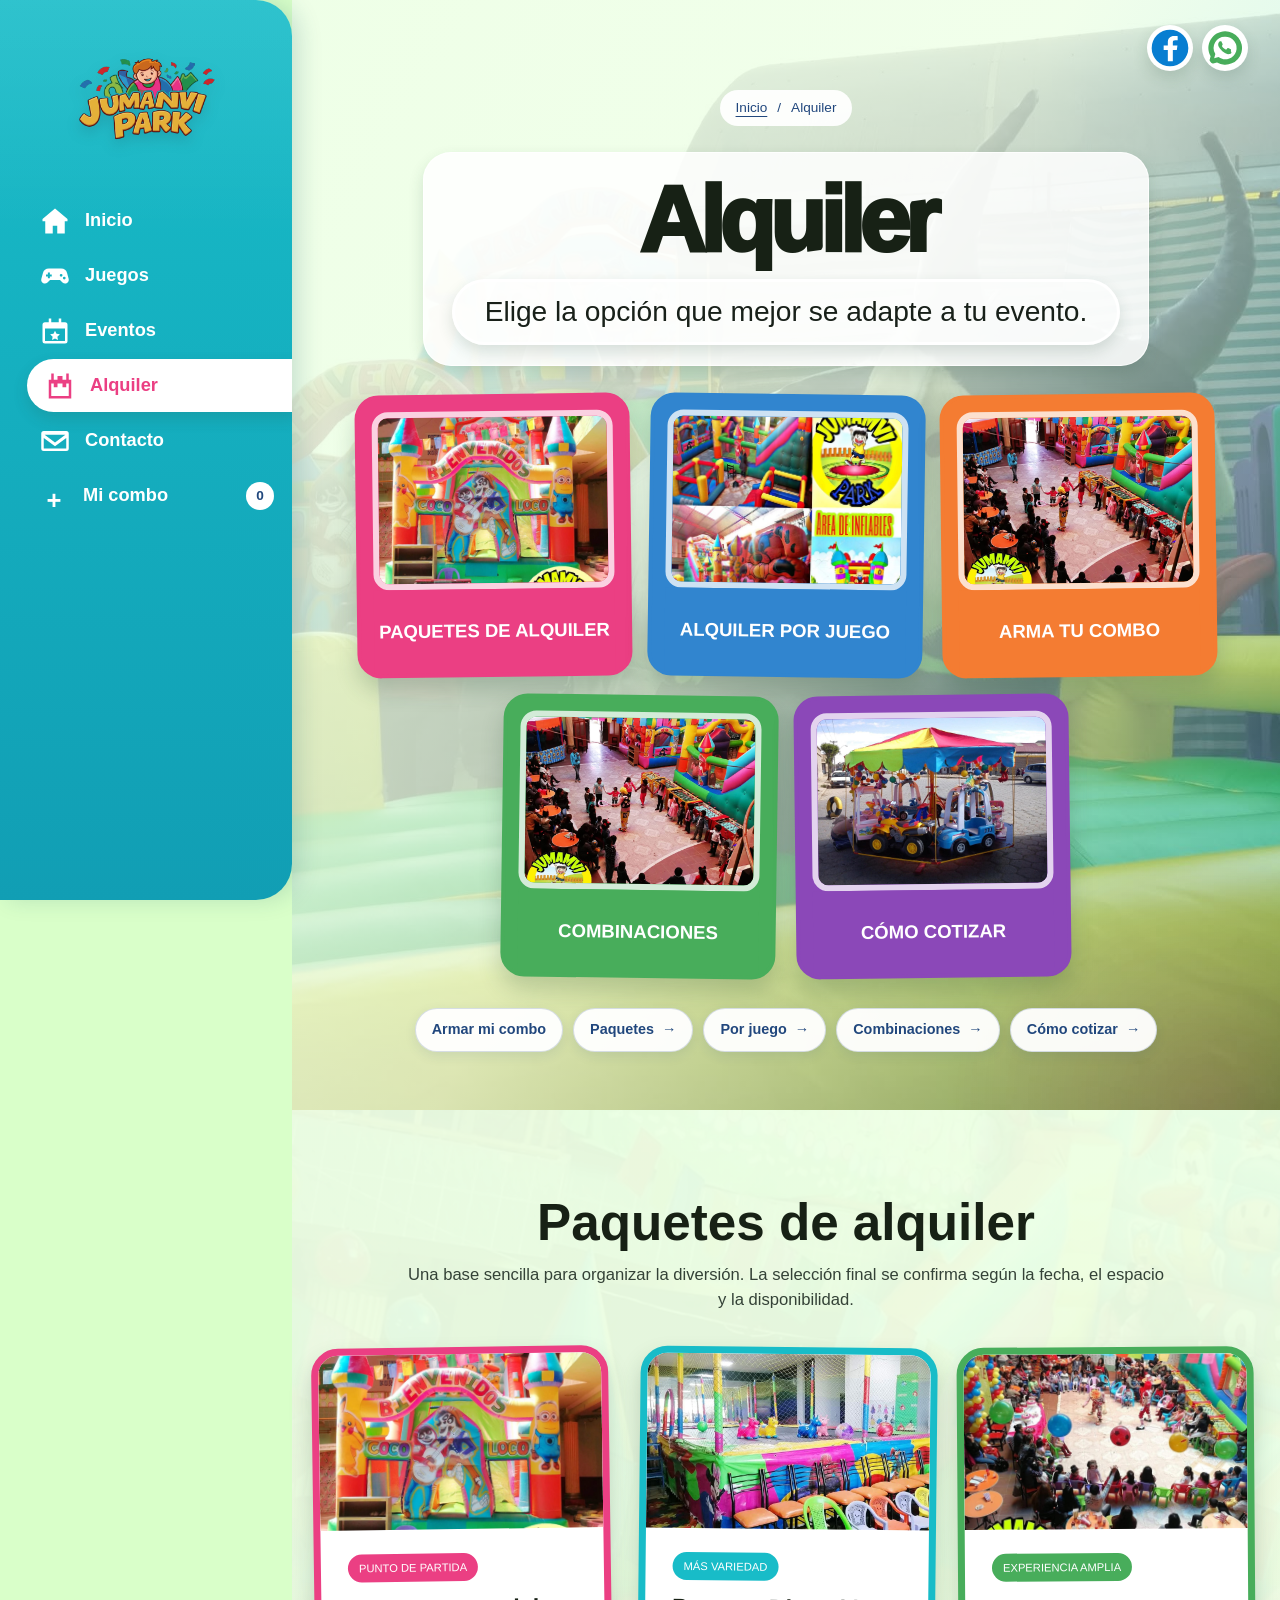
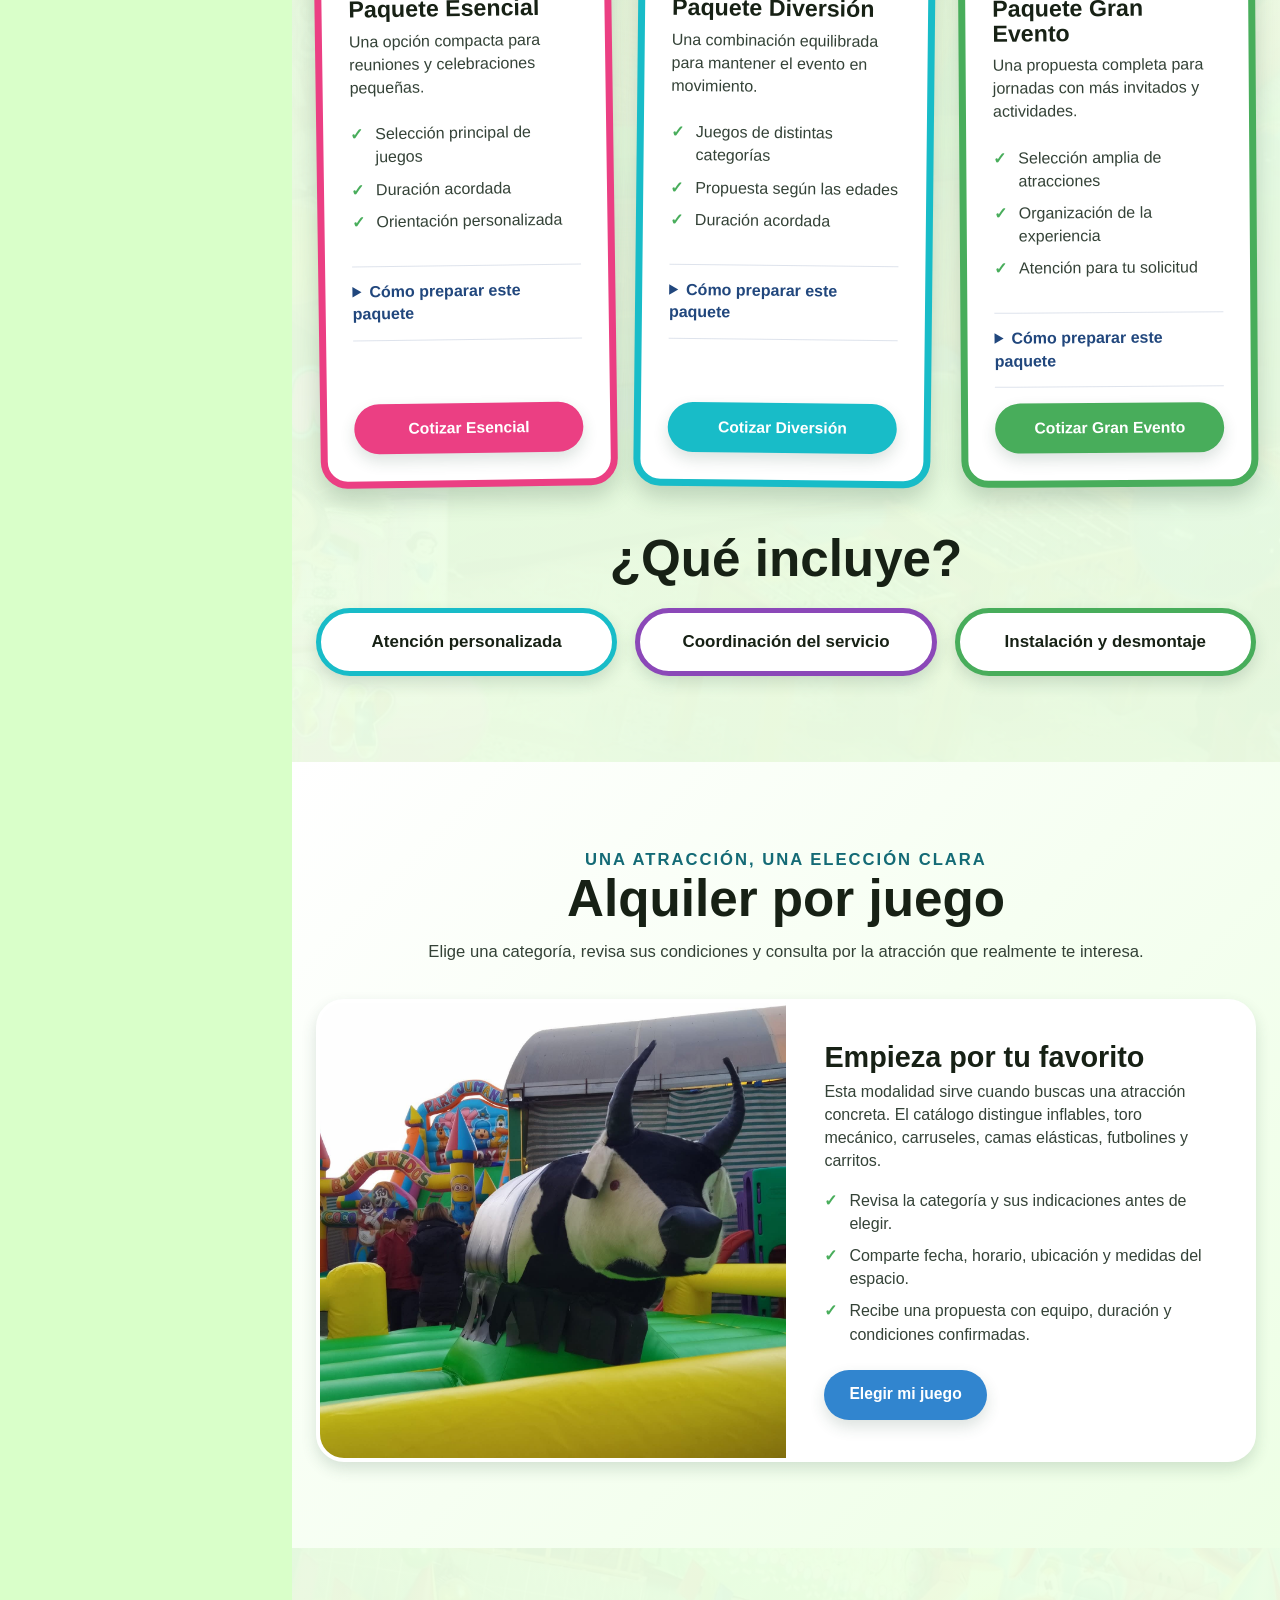
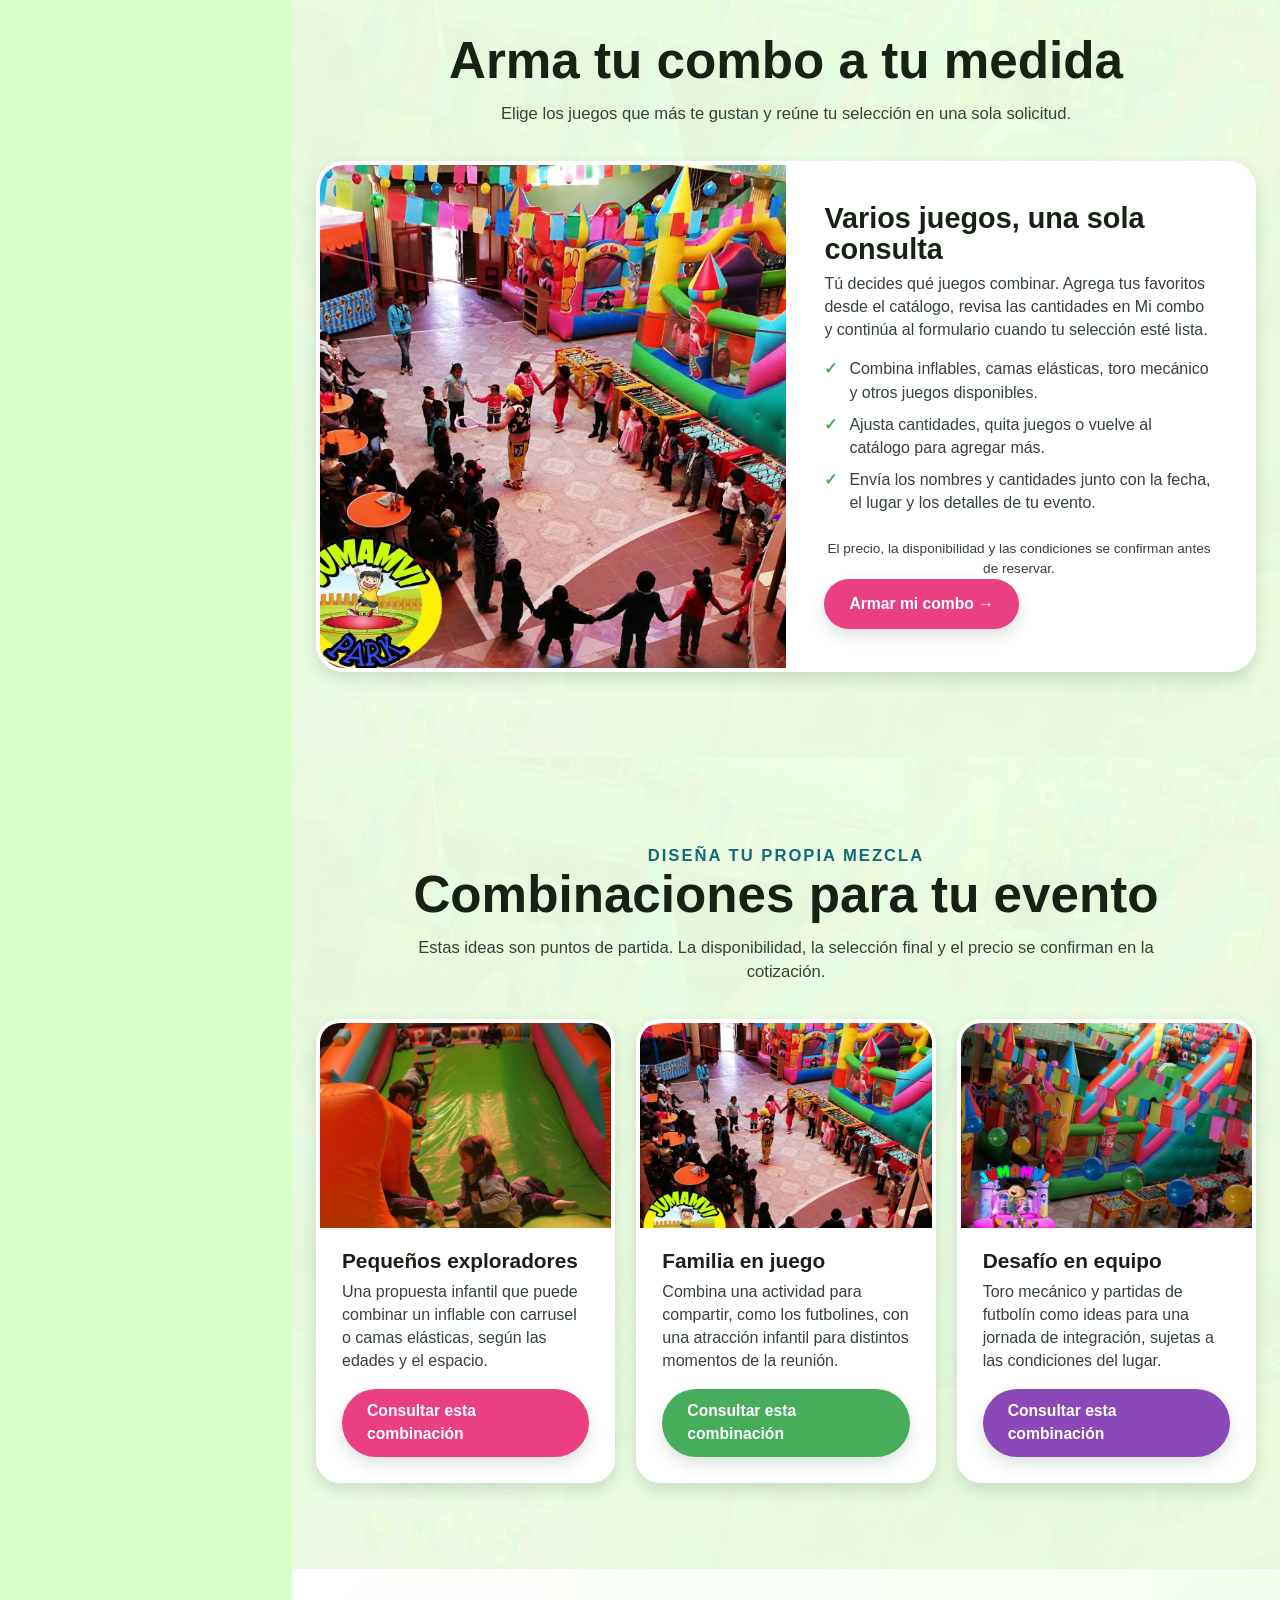
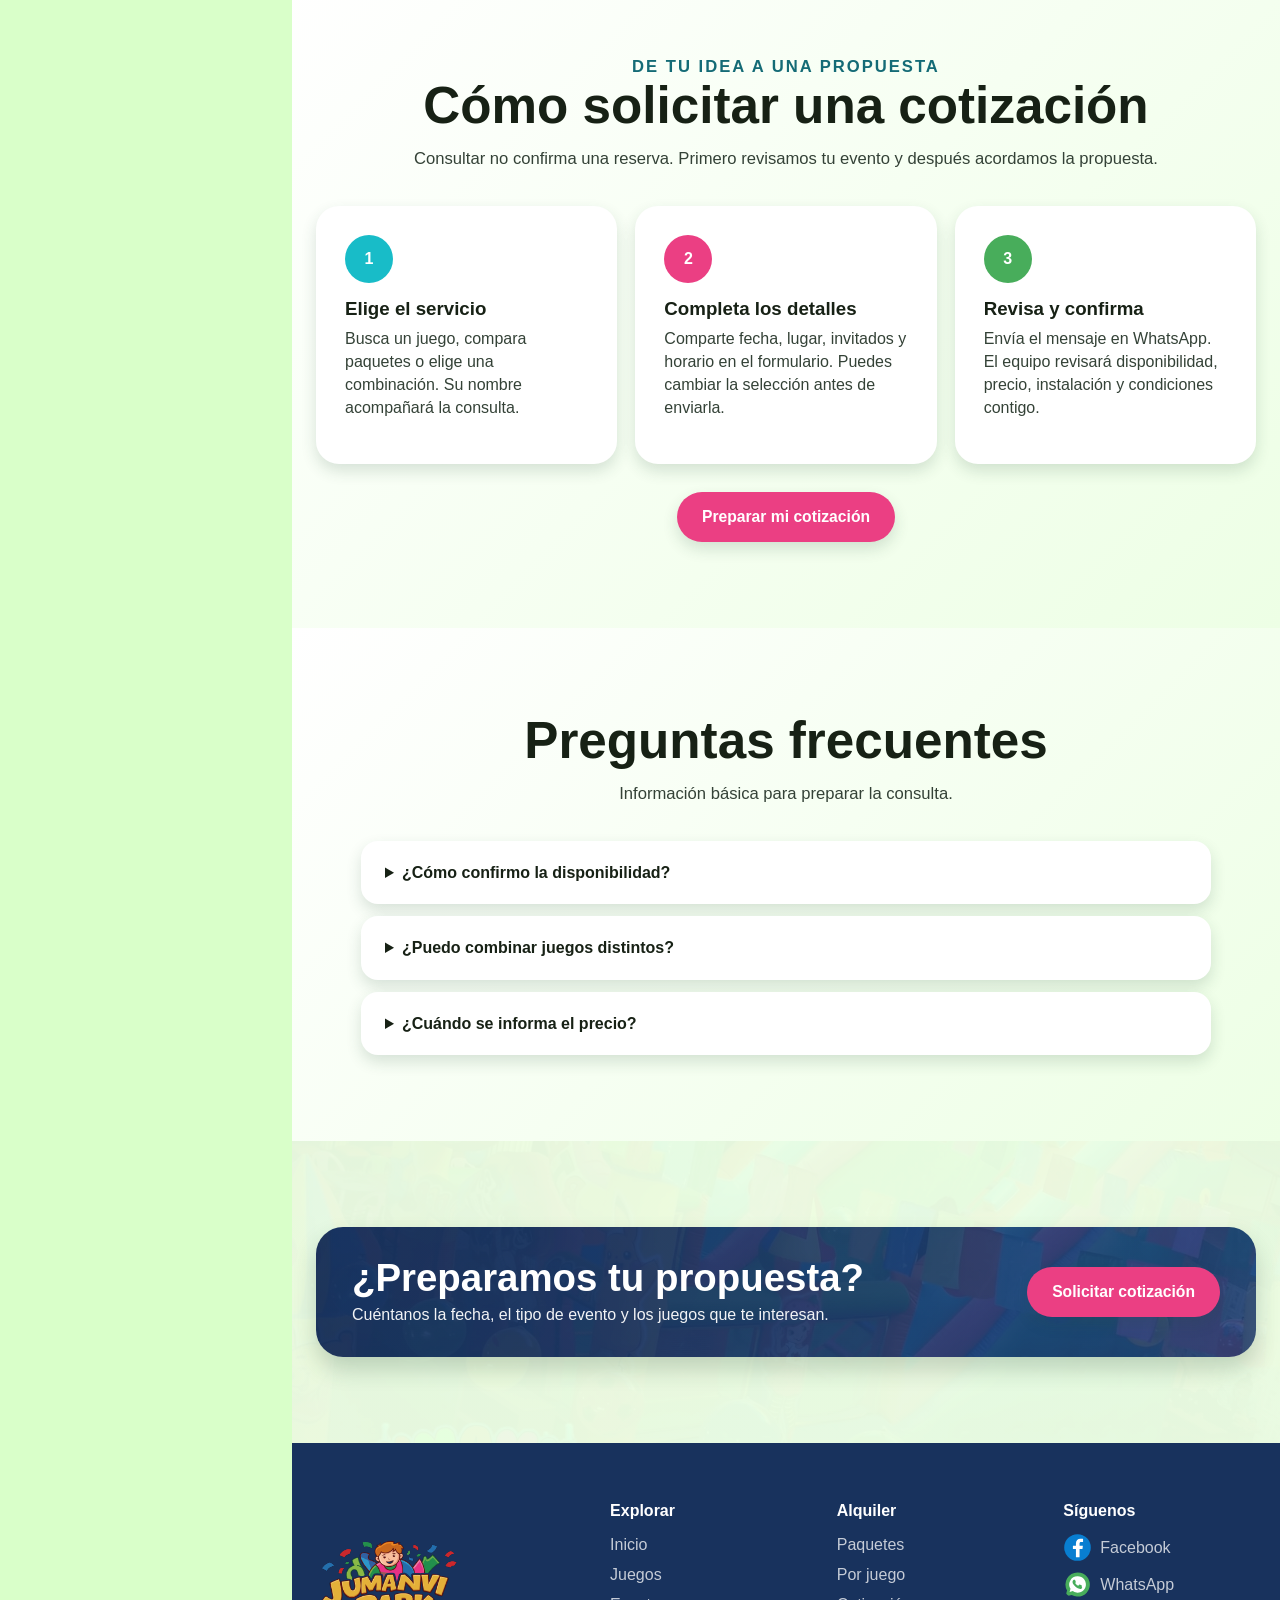
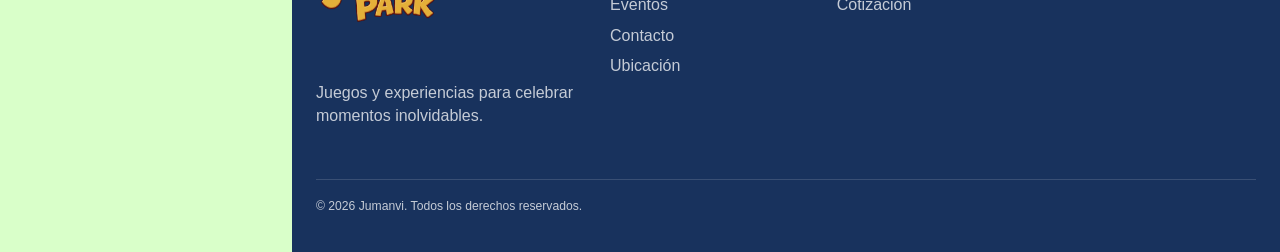
<file: alquiler.html>
<!-- Indica al navegador que este archivo es una página web actual. -->
<!doctype html>
<!-- Abre toda la página, con sus textos en español. -->
<html lang="es">
  <!-- Abre la información de la pestaña, el icono y los archivos de diseño; no es el contenido visible. -->
  <head>
    <!-- Permite mostrar correctamente las tildes, la ñ y los signos de los textos. -->
    <meta charset="utf-8">
    <!-- Ajusta la página al ancho del teléfono o de la pantalla, sin empezar alejada. -->
    <meta name="viewport" content="width=device-width, initial-scale=1">
    <!--
      Describe el sitio como «Explora las modalidades y paquetes de alquiler de Jumanvi para tu próximo evento.»
      para los buscadores.
    -->
    <meta name="description" content="Explora las modalidades y paquetes de alquiler de Jumanvi para tu próximo evento.">
    <!--
      Abre el nombre de la pestaña del navegador.
      El texto «Alquiler | Jumanvi» es el título que muestra esa pestaña.
      La última línea termina el nombre de la pestaña.
    -->
    <title>
      Alquiler | Jumanvi
    </title>
    <!-- Usa logo.svg de Jumanvi como el pequeño icono de la pestaña del navegador. -->
    <link rel="icon" href="assets/images/brand/logo.svg" type="image/svg+xml">
    <!-- Recuerda los juegos de Mi combo y prepara su lista y sus enlaces en esta página. -->
    <script src="assets/js/combo.js" defer></script>
    <!-- Aplica estilos.css a esta página: controla colores, tamaños, distribución y movimientos. -->
    <link rel="stylesheet" href="assets/css/estilos.css">
  <!-- Termina la información de la pestaña, el icono y los archivos de diseño; no es el contenido visible. -->
  </head>
  <!-- Abre todo lo que se muestra en la página Alquiler. -->
  <body class="page-alquiler">
    <!-- Crea el enlace «Saltar al contenido» hacia esta misma página, en el contenido principal. -->
    <a class="skip-link" href="#contenido">
      <!-- Es el texto «Saltar al contenido» del enlace que lleva a esta misma página, en el contenido principal. -->
      Saltar al contenido
    <!-- Termina el enlace «Saltar al contenido» hacia esta misma página, en el contenido principal. -->
    </a>
    <!-- Abre la cabecera: contiene el logo de Jumanvi y las opciones para recorrer el sitio. -->
    <header class="site-header">
      <!-- Crea el enlace «Ir al inicio de Jumanvi» hacia la página Inicio. -->
      <a class="brand" href="index.html" aria-label="Ir al inicio de Jumanvi">
        <!--
          Muestra «Jumanvi» desde «assets/images/brand/logo.svg». Reserva sus proporciones con 303 de ancho y 166
          de alto; el diseño adapta su tamaño.
        -->
        <img src="assets/images/brand/logo.svg" alt="Jumanvi" width="303" height="166">
      <!-- Termina el enlace «Ir al inicio de Jumanvi» hacia la página Inicio. -->
      </a>
      <!-- Abre los controles del menú. -->
      <div class="navigation">
        <!-- Guarda si el menú móvil está abierto o cerrado; el botón «Menú» cambia este control. -->
        <input class="menu-toggle" id="menu-toggle" type="checkbox" aria-label="Abrir o cerrar el menú" aria-controls="menu-panel">
        <!-- Presenta el botón visible «Menú», que abre o cierra las opciones en móvil. -->
        <label class="menu-button" for="menu-toggle">
          <!-- Escribe «Menú» junto al campo o control que corresponde. -->
          Menú
        <!-- Termina el botón visible «Menú», que abre o cierra las opciones en móvil. -->
        </label>
        <!-- Abre el panel de opciones del menú. -->
        <div class="menu-panel" id="menu-panel">
          <!-- Abre el menú Inicio, Juegos, Eventos, Alquiler y Contacto. -->
          <nav class="primary-nav" aria-label="Navegación principal">
            <!-- Crea el enlace «Inicio» hacia la página Inicio. -->
            <a href="index.html">
              <!-- Presenta el dibujo de Inicio. -->
              <span class="menu-icon menu-icon--inicio">
              <!-- Termina el dibujo de Inicio. -->
              </span>
              <!-- Es el texto «Inicio» del enlace que lleva a la página Inicio. -->
              Inicio
            <!-- Termina el enlace «Inicio» hacia la página Inicio. -->
            </a>
            <!-- Crea el enlace «Juegos» hacia la página Juegos. -->
            <a href="juegos.html">
              <!-- Presenta el dibujo de Juegos. -->
              <span class="menu-icon menu-icon--juegos">
              <!-- Termina el dibujo de Juegos. -->
              </span>
              <!-- Es el texto «Juegos» del enlace que lleva a la página Juegos. -->
              Juegos
            <!-- Termina el enlace «Juegos» hacia la página Juegos. -->
            </a>
            <!-- Crea el enlace «Eventos» hacia la página Eventos. -->
            <a href="eventos.html">
              <!-- Presenta el dibujo de Eventos. -->
              <span class="menu-icon menu-icon--eventos">
              <!-- Termina el dibujo de Eventos. -->
              </span>
              <!-- Es el texto «Eventos» del enlace que lleva a la página Eventos. -->
              Eventos
            <!-- Termina el enlace «Eventos» hacia la página Eventos. -->
            </a>
            <!-- Crea el enlace «Alquiler» hacia la página Alquiler. Lo marca como la página que está abierta. -->
            <a href="alquiler.html" aria-current="page">
              <!-- Presenta el dibujo de Alquiler. -->
              <span class="menu-icon menu-icon--alquiler">
              <!-- Termina el dibujo de Alquiler. -->
              </span>
              <!-- Es el texto «Alquiler» del enlace que lleva a la página Alquiler. -->
              Alquiler
            <!-- Termina el enlace «Alquiler» hacia la página Alquiler. -->
            </a>
            <!-- Crea el enlace «Contacto» hacia la página Contacto. -->
            <a href="contacto.html">
              <!-- Presenta el dibujo de Contacto. -->
              <span class="menu-icon menu-icon--contacto">
              <!-- Termina el dibujo de Contacto. -->
              </span>
              <!-- Es el texto «Contacto» del enlace que lleva a la página Contacto. -->
              Contacto
            <!-- Termina el enlace «Contacto» hacia la página Contacto. -->
            </a>
            <!-- Abre la página Mi combo conservando los juegos y cantidades elegidos. -->
            <a class="combo-nav" href="combo.html" data-combo-link>
              <!-- Abre el signo de suma junto al nombre Mi combo. -->
              <span class="combo-nav__symbol" aria-hidden="true">
                <!-- Muestra el texto «+». -->
                +
              <!-- Termina el signo de suma junto al nombre Mi combo. -->
              </span>
              <!-- Muestra el texto «Mi combo». -->
              Mi combo
              <!-- Abre el contador de unidades elegidas. -->
              <span class="combo-count" data-combo-count aria-label="0 unidades seleccionadas">
                <!-- Muestra el texto «0». -->
                0
              <!-- Termina el contador de unidades elegidas. -->
              </span>
            <!-- Termina el acceso a Mi combo con el número de unidades elegidas. -->
            </a>
          <!-- Termina el menú y el acceso a Mi combo. -->
          </nav>
        <!-- Termina el panel de opciones del menú. -->
        </div>
      <!-- Termina los controles del menú. -->
      </div>
    <!-- Termina la cabecera: contiene el logo de Jumanvi y las opciones para recorrer el sitio. -->
    </header>
    <!-- Abre los accesos flotantes de Facebook y WhatsApp. -->
    <div class="floating-socials" aria-label="Redes sociales">
      <!--
        Crea el enlace «Facebook» hacia la página de Facebook de Jumanvi. Lo abre en otra pestaña sin dar acceso a
        esta página.
      -->
      <a class="social-link" href="https://www.facebook.com/share/14ofRNHxwtY/" target="_blank" rel="noopener noreferrer" aria-label="Facebook">
        <!--
          Muestra «el símbolo de Facebook» desde «assets/icons/facebook.svg». Reserva sus proporciones con 48 de
          ancho y 48 de alto; el diseño adapta su tamaño.
        -->
        <img src="assets/icons/facebook.svg" alt="" width="48" height="48">
      <!-- Termina el enlace «Facebook» hacia la página de Facebook de Jumanvi. -->
      </a>
      <!--
        Crea el enlace «WhatsApp» hacia WhatsApp de Jumanvi, al número 73835908. Lo abre en otra pestaña sin dar
        acceso a esta página.
      -->
      <a class="social-link" href="https://wa.me/59173835908" target="_blank" rel="noopener noreferrer" aria-label="WhatsApp">
        <!--
          Muestra «el símbolo de WhatsApp» desde «assets/icons/whatsapp.svg». Reserva sus proporciones con 48 de
          ancho y 48 de alto; el diseño adapta su tamaño.
        -->
        <img src="assets/icons/whatsapp.svg" alt="" width="48" height="48">
      <!-- Termina el enlace «WhatsApp» hacia WhatsApp de Jumanvi, al número 73835908. -->
      </a>
    <!-- Termina los accesos flotantes de Facebook y WhatsApp. -->
    </div>
    <!-- Abre la parte principal de esta página; el enlace «Saltar al contenido» llega hasta aquí. -->
    <main class="site-main" id="contenido">
      <!-- Abre el apartado «Alquiler». -->
      <section class="screen">
        <!-- Abre el contenido de la presentación inicial. -->
        <div class="screen-inner">
          <!-- Abre la ruta que indica en qué página estás. -->
          <nav class="breadcrumbs" aria-label="Ubicación actual">
            <!-- Crea el enlace «Inicio» hacia la página Inicio. -->
            <a href="index.html">
              <!-- Es el texto «Inicio» del enlace que lleva a la página Inicio. -->
              Inicio
            <!-- Termina el enlace «Inicio» hacia la página Inicio. -->
            </a>
            <!-- Presenta la parte del texto «/». -->
            <span aria-hidden="true">
              <!-- Muestra «/» dentro de la parte del texto «/». -->
              /
            <!-- Termina la parte del texto «/». -->
            </span>
            <!-- Presenta la parte del texto «Alquiler». -->
            <span aria-current="page">
              <!-- Muestra «Alquiler» dentro de la parte del texto «Alquiler». -->
              Alquiler
            <!-- Termina la parte del texto «Alquiler». -->
            </span>
          <!-- Termina la ruta que indica en qué página estás. -->
          </nav>
          <!-- Abre el recuadro del título y su descripción. -->
          <div class="screen-header">
            <!-- Presenta el título principal «Alquiler». -->
            <h1 class="screen-title">
              <!-- Muestra «Alquiler» dentro del título principal «Alquiler». -->
              Alquiler
            <!-- Termina el título principal «Alquiler». -->
            </h1>
            <!-- Presenta la frase con fondo redondeado. -->
            <p class="screen-subtitle screen-subtitle--pill">
              <!--
                Muestra «Elige la opción que mejor se adapte a tu evento.» dentro de la frase con fondo
                redondeado.
              -->
              Elige la opción que mejor se adapte a tu evento.
            <!-- Termina la frase con fondo redondeado. -->
            </p>
          <!-- Termina el recuadro del título y su descripción. -->
          </div>
          <!-- Abre las opciones iniciales de alquiler. -->
          <div class="visual-grid rental-grid">
            <!-- Crea el enlace «Paquetes de alquiler» hacia esta misma página, en los paquetes. -->
            <a class="visual-card tone-pink" href="#paquetes">
              <!--
                Muestra «Castillo inflable de colores» desde
                «assets/images/games/inflables/castillo-inflable.jpeg». Reserva sus proporciones con 1200 de ancho
                y 1600 de alto; el diseño adapta su tamaño.
              -->
              <img src="assets/images/games/inflables/castillo-inflable.jpeg" alt="Castillo inflable de colores" width="1200" height="1600">
              <!-- Presenta el nombre «Paquetes de alquiler» sobre la imagen de esta tarjeta. -->
              <span class="card-label">
                <!--
                  Muestra «Paquetes de alquiler» dentro del nombre «Paquetes de alquiler» sobre la imagen de esta
                  tarjeta.
                -->
                Paquetes de alquiler
              <!-- Termina el nombre «Paquetes de alquiler» sobre la imagen de esta tarjeta. -->
              </span>
            <!-- Termina el enlace «Paquetes de alquiler» hacia esta misma página, en los paquetes. -->
            </a>
            <!-- Crea el enlace «Alquiler por juego» hacia esta misma página, en el alquiler por juego. -->
            <a class="visual-card tone-blue" href="#por-juego">
              <!--
                Muestra «Selección de atracciones disponibles» desde
                «assets/images/games/inflables/area-inflables-collage.jpeg». Reserva sus proporciones con 934 de
                ancho y 906 de alto; el diseño adapta su tamaño.
              -->
              <img src="assets/images/games/inflables/area-inflables-collage.jpeg" alt="Selección de atracciones disponibles" width="934" height="906">
              <!-- Presenta el nombre «Alquiler por juego» sobre la imagen de esta tarjeta. -->
              <span class="card-label">
                <!--
                  Muestra «Alquiler por juego» dentro del nombre «Alquiler por juego» sobre la imagen de esta
                  tarjeta.
                -->
                Alquiler por juego
              <!-- Termina el nombre «Alquiler por juego» sobre la imagen de esta tarjeta. -->
              </span>
            <!-- Termina el enlace «Alquiler por juego» hacia esta misma página, en el alquiler por juego. -->
            </a>
            <!-- Presenta la opción de alquilar varios juegos en un combo personalizado. -->
            <a class="visual-card tone-orange" href="#armar-combo">
              <!-- Muestra la fotografía real: Actividad infantil en grupo junto a inflables y futbolines de Jumanvi. El archivo conserva su contenido original. -->
              <img class="photo-original" src="assets/images/events/infantiles/actividad-infantil-con-juegos.jpeg" alt="Actividad infantil en grupo junto a inflables y futbolines de Jumanvi" width="1600" height="1493">
              <!-- Da nombre a la opción que explica la selección de varios juegos. -->
              <span class="card-label">
                <!-- Muestra el nombre de la nueva modalidad de alquiler. -->
                Arma tu combo
              <!-- Termina el nombre de la opción de combos. -->
              </span>
            <!-- Termina la tarjeta que lleva a la explicación del combo. -->
            </a>
            <!-- Crea el enlace «Combinaciones» hacia esta misma página, en las combinaciones. -->
            <a class="visual-card tone-green" href="#combinaciones">
              <!-- Muestra la fotografía real: Actividad infantil en grupo junto a inflables y futbolines de Jumanvi. El archivo conserva su contenido original. -->
              <img class="photo-original" src="assets/images/events/infantiles/actividad-infantil-con-juegos.jpeg" alt="Actividad infantil en grupo junto a inflables y futbolines de Jumanvi" width="1600" height="1493">
              <!-- Presenta el nombre «Combinaciones» sobre la imagen de esta tarjeta. -->
              <span class="card-label">
                <!-- Muestra «Combinaciones» dentro del nombre «Combinaciones» sobre la imagen de esta tarjeta. -->
                Combinaciones
              <!-- Termina el nombre «Combinaciones» sobre la imagen de esta tarjeta. -->
              </span>
            <!-- Termina el enlace «Combinaciones» hacia esta misma página, en las combinaciones. -->
            </a>
            <!-- Crea el enlace «Cómo cotizar» hacia esta misma página, en la explicación para cotizar. -->
            <a class="visual-card tone-violet" href="#cotizacion">
              <!--
                Muestra «Carrusel infantil disponible para alquiler» desde
                «assets/images/games/carritos/carrusel-carritos.jpeg». Reserva sus proporciones con 1296 de ancho
                y 968 de alto; el diseño adapta su tamaño.
              -->
              <img src="assets/images/games/carritos/carrusel-carritos.jpeg" alt="Carrusel infantil disponible para alquiler" width="1296" height="968">
              <!-- Presenta el nombre «Cómo cotizar» sobre la imagen de esta tarjeta. -->
              <span class="card-label">
                <!-- Muestra «Cómo cotizar» dentro del nombre «Cómo cotizar» sobre la imagen de esta tarjeta. -->
                Cómo cotizar
              <!-- Termina el nombre «Cómo cotizar» sobre la imagen de esta tarjeta. -->
              </span>
            <!-- Termina el enlace «Cómo cotizar» hacia esta misma página, en la explicación para cotizar. -->
            </a>
          <!-- Termina las opciones iniciales de alquiler. -->
          </div>
          <!-- Abre los accesos a secciones de la presentación. -->
          <nav class="section-nav" aria-label="Explorar alquiler">
            <!-- Lleva a la tarjeta que explica cómo alquilar varios juegos en un combo. -->
            <a href="#armar-combo">
              <!-- Escribe el acceso a la explicación de los combos dentro de Alquiler. -->
              Armar mi combo
            <!-- Termina el acceso a la explicación de combos en Alquiler. -->
            </a>
            <!-- Crea el enlace «Paquetes» hacia esta misma página, en los paquetes. -->
            <a href="#paquetes">
              <!-- Es el texto «Paquetes» del enlace que lleva a esta misma página, en los paquetes. -->
              Paquetes
              <!-- Presenta la parte del texto «→». -->
              <span aria-hidden="true">
                <!-- Muestra una flecha para acompañar la acción de la parte del texto «→». -->
                →
              <!-- Termina la parte del texto «→». -->
              </span>
            <!-- Termina el enlace «Paquetes» hacia esta misma página, en los paquetes. -->
            </a>
            <!-- Crea el enlace «Por juego» hacia esta misma página, en el alquiler por juego. -->
            <a href="#por-juego">
              <!-- Es el texto «Por juego» del enlace que lleva a esta misma página, en el alquiler por juego. -->
              Por juego
              <!-- Presenta la parte del texto «→». -->
              <span aria-hidden="true">
                <!-- Muestra una flecha para acompañar la acción de la parte del texto «→». -->
                →
              <!-- Termina la parte del texto «→». -->
              </span>
            <!-- Termina el enlace «Por juego» hacia esta misma página, en el alquiler por juego. -->
            </a>
            <!-- Crea el enlace «Combinaciones» hacia esta misma página, en las combinaciones. -->
            <a href="#combinaciones">
              <!-- Es el texto «Combinaciones» del enlace que lleva a esta misma página, en las combinaciones. -->
              Combinaciones
              <!-- Presenta la parte del texto «→». -->
              <span aria-hidden="true">
                <!-- Muestra una flecha para acompañar la acción de la parte del texto «→». -->
                →
              <!-- Termina la parte del texto «→». -->
              </span>
            <!-- Termina el enlace «Combinaciones» hacia esta misma página, en las combinaciones. -->
            </a>
            <!-- Crea el enlace «Cómo cotizar» hacia esta misma página, en la explicación para cotizar. -->
            <a href="#cotizacion">
              <!--
                Es el texto «Cómo cotizar» del enlace que lleva a esta misma página, en la explicación para
                cotizar.
              -->
              Cómo cotizar
              <!-- Presenta la parte del texto «→». -->
              <span aria-hidden="true">
                <!-- Muestra una flecha para acompañar la acción de la parte del texto «→». -->
                →
              <!-- Termina la parte del texto «→». -->
              </span>
            <!-- Termina el enlace «Cómo cotizar» hacia esta misma página, en la explicación para cotizar. -->
            </a>
          <!-- Termina los accesos a secciones de la presentación. -->
          </nav>
        <!-- Termina el contenido de la presentación inicial. -->
        </div>
      <!-- Termina el apartado «Alquiler». -->
      </section>
      <!--
        Abre el apartado «Paquetes de alquiler», identificado como «paquetes». El nombre «paquetes» permite llegar
        directamente a este apartado desde un enlace.
      -->
      <section class="content-section" id="paquetes" aria-labelledby="titulo-paquetes">
        <!-- Abre el bloque de contenido centrado. -->
        <div class="container">
          <!-- Abre el título y la introducción de una sección. -->
          <div class="section-heading">
            <!-- Presenta el título del apartado «Paquetes de alquiler». -->
            <h2 id="titulo-paquetes">
              <!-- Muestra «Paquetes de alquiler» dentro del título del apartado «Paquetes de alquiler». -->
              Paquetes de alquiler
            <!-- Termina el título del apartado «Paquetes de alquiler». -->
            </h2>
            <!--
              Presenta el párrafo «Una base sencilla para organizar la diversión. La selección final se confirma
              según la fecha, el espacio y la disponibilidad.».
            -->
            <p>
              <!--
                Muestra «Una base sencilla para organizar la diversión. La selección final se confirma según la
                fecha, el espacio y la disponibilidad.» dentro del párrafo «Una base sencilla para organizar la
                diversión. La selección final se confirma según la fecha, el espacio y la disponibilidad.».
              -->
              Una base sencilla para organizar la diversión. La selección final se confirma según la fecha, el espacio y la disponibilidad.
            <!--
              Termina el párrafo «Una base sencilla para organizar la diversión. La selección final se confirma
              según la fecha, el espacio y la disponibilidad.».
            -->
            </p>
          <!-- Termina el título y la introducción de una sección. -->
          </div>
          <!-- Abre el conjunto de paquetes de alquiler. -->
          <div class="package-grid">
            <!-- Abre la tarjeta «Paquete Esencial». -->
            <article class="package-card" id="paquete-esencial">
              <!--
                Muestra «Castillo inflable para una celebración infantil» desde
                «assets/images/games/inflables/castillo-inflable.jpeg». La carga cuando se acerca a la vista.
                Reserva sus proporciones con 800 de ancho y 600 de alto; el diseño adapta su tamaño.
              -->
              <img class="package-photo" src="assets/images/games/inflables/castillo-inflable.jpeg" alt="Castillo inflable para una celebración infantil" width="800" height="600" loading="lazy">
              <!-- Presenta la etiqueta destacada de una tarjeta. -->
              <span class="tag">
                <!-- Muestra «Punto de partida» dentro de la etiqueta destacada de una tarjeta. -->
                Punto de partida
              <!-- Termina la etiqueta destacada de una tarjeta. -->
              </span>
              <!-- Presenta el título «Paquete Esencial». -->
              <h3>
                <!-- Muestra «Paquete Esencial» dentro del título «Paquete Esencial». -->
                Paquete Esencial
              <!-- Termina el título «Paquete Esencial». -->
              </h3>
              <!-- Presenta el párrafo «Una opción compacta para reuniones y celebraciones pequeñas.». -->
              <p>
                <!--
                  Muestra «Una opción compacta para reuniones y celebraciones pequeñas.» dentro del párrafo «Una
                  opción compacta para reuniones y celebraciones pequeñas.».
                -->
                Una opción compacta para reuniones y celebraciones pequeñas.
              <!-- Termina el párrafo «Una opción compacta para reuniones y celebraciones pequeñas.». -->
              </p>
              <!-- Abre la lista de características con marcas de comprobación. -->
              <ul class="check-list">
                <!-- Abre la opción o característica «Selección principal de juegos». -->
                <li>
                  <!--
                    Muestra «Selección principal de juegos» dentro de la opción o característica «Selección
                    principal de juegos».
                  -->
                  Selección principal de juegos
                <!-- Termina la opción o característica «Selección principal de juegos». -->
                </li>
                <!-- Abre la opción o característica «Duración acordada». -->
                <li>
                  <!-- Muestra «Duración acordada» dentro de la opción o característica «Duración acordada». -->
                  Duración acordada
                <!-- Termina la opción o característica «Duración acordada». -->
                </li>
                <!-- Abre la opción o característica «Orientación personalizada». -->
                <li>
                  <!--
                    Muestra «Orientación personalizada» dentro de la opción o característica «Orientación
                    personalizada».
                  -->
                  Orientación personalizada
                <!-- Termina la opción o característica «Orientación personalizada». -->
                </li>
              <!-- Termina la lista de características con marcas de comprobación. -->
              </ul>
              <!--
                Abre la explicación de «Cómo preparar este paquete», que se abre y se cierra al pulsar esa
                pregunta.
              -->
              <details class="card-details">
                <!-- Presenta la pregunta «Cómo preparar este paquete» que permite abrir o cerrar su explicación. -->
                <summary>
                  <!--
                    Muestra «Cómo preparar este paquete» dentro de la pregunta «Cómo preparar este paquete» que
                    permite abrir o cerrar su explicación.
                  -->
                  Cómo preparar este paquete
                <!-- Termina la pregunta «Cómo preparar este paquete» que permite abrir o cerrar su explicación. -->
                </summary>
                <!--
                  Presenta el párrafo «Comienza eligiendo una atracción principal. Comparte las edades y las
                  medidas del lugar para valorar qué equipo se adapta me…».
                -->
                <p>
                  <!--
                    Muestra «Comienza eligiendo una atracción principal. Comparte las edades y las medidas del
                    lugar para valorar qué equipo se adapta me…» dentro del párrafo «Comienza eligiendo una
                    atracción principal. Comparte las edades y las medidas del lugar para valorar qué equipo se
                    adapta me…».
                  -->
                  Comienza eligiendo una atracción principal. Comparte las edades y las medidas del lugar para valorar qué equipo se adapta mejor.
                <!--
                  Termina el párrafo «Comienza eligiendo una atracción principal. Comparte las edades y las
                  medidas del lugar para valorar qué equipo se adapta me…».
                -->
                </p>
              <!--
                Termina la explicación de «Cómo preparar este paquete», que se abre y se cierra al pulsar esa
                pregunta.
              -->
              </details>
              <!--
                Crea el enlace «Cotizar Esencial» hacia la página Contacto con el servicio elegido para la
                consulta.
              -->
              <a class="button" href="contacto.html?interes=paquete-esencial#formulario">
                <!--
                  Es el texto «Cotizar Esencial» del enlace que lleva a la página Contacto con el servicio elegido
                  para la consulta.
                -->
                Cotizar Esencial
              <!--
                Termina el enlace «Cotizar Esencial» hacia la página Contacto con el servicio elegido para la
                consulta.
              -->
              </a>
            <!-- Termina la tarjeta «Paquete Esencial». -->
            </article>
            <!-- Abre la tarjeta «Paquete Diversión». -->
            <article class="package-card" id="paquete-diversion">
              <!-- Muestra la fotografía real: Cama elástica con red de protección, pelotas y juguetes infantiles. El archivo conserva su contenido original. -->
              <img class="package-photo photo-original" src="assets/images/games/camas-elasticas/cama-elastica-zona-infantil.jpeg" alt="Cama elástica con red de protección, pelotas y juguetes infantiles" width="960" height="720" loading="lazy">
              <!-- Presenta la etiqueta destacada de una tarjeta. -->
              <span class="tag">
                <!-- Muestra «Más variedad» dentro de la etiqueta destacada de una tarjeta. -->
                Más variedad
              <!-- Termina la etiqueta destacada de una tarjeta. -->
              </span>
              <!-- Presenta el título «Paquete Diversión». -->
              <h3>
                <!-- Muestra «Paquete Diversión» dentro del título «Paquete Diversión». -->
                Paquete Diversión
              <!-- Termina el título «Paquete Diversión». -->
              </h3>
              <!-- Presenta el párrafo «Una combinación equilibrada para mantener el evento en movimiento.». -->
              <p>
                <!--
                  Muestra «Una combinación equilibrada para mantener el evento en movimiento.» dentro del párrafo
                  «Una combinación equilibrada para mantener el evento en movimiento.».
                -->
                Una combinación equilibrada para mantener el evento en movimiento.
              <!-- Termina el párrafo «Una combinación equilibrada para mantener el evento en movimiento.». -->
              </p>
              <!-- Abre la lista de características con marcas de comprobación. -->
              <ul class="check-list">
                <!-- Abre la opción o característica «Juegos de distintas categorías». -->
                <li>
                  <!--
                    Muestra «Juegos de distintas categorías» dentro de la opción o característica «Juegos de
                    distintas categorías».
                  -->
                  Juegos de distintas categorías
                <!-- Termina la opción o característica «Juegos de distintas categorías». -->
                </li>
                <!-- Abre la opción o característica «Propuesta según las edades». -->
                <li>
                  <!--
                    Muestra «Propuesta según las edades» dentro de la opción o característica «Propuesta según las
                    edades».
                  -->
                  Propuesta según las edades
                <!-- Termina la opción o característica «Propuesta según las edades». -->
                </li>
                <!-- Abre la opción o característica «Duración acordada». -->
                <li>
                  <!-- Muestra «Duración acordada» dentro de la opción o característica «Duración acordada». -->
                  Duración acordada
                <!-- Termina la opción o característica «Duración acordada». -->
                </li>
              <!-- Termina la lista de características con marcas de comprobación. -->
              </ul>
              <!--
                Abre la explicación de «Cómo preparar este paquete», que se abre y se cierra al pulsar esa
                pregunta.
              -->
              <details class="card-details">
                <!-- Presenta la pregunta «Cómo preparar este paquete» que permite abrir o cerrar su explicación. -->
                <summary>
                  <!--
                    Muestra «Cómo preparar este paquete» dentro de la pregunta «Cómo preparar este paquete» que
                    permite abrir o cerrar su explicación.
                  -->
                  Cómo preparar este paquete
                <!-- Termina la pregunta «Cómo preparar este paquete» que permite abrir o cerrar su explicación. -->
                </summary>
                <!--
                  Presenta el párrafo «Reúne juegos activos y opciones para compartir. La combinación final, el
                  horario y el número de equipos se definen en la pro…».
                -->
                <p>
                  <!--
                    Muestra «Reúne juegos activos y opciones para compartir. La combinación final, el horario y el
                    número de equipos se definen en la pro…» dentro del párrafo «Reúne juegos activos y opciones
                    para compartir. La combinación final, el horario y el número de equipos se definen en la
                    pro…».
                  -->
                  Reúne juegos activos y opciones para compartir. La combinación final, el horario y el número de equipos se definen en la propuesta.
                <!--
                  Termina el párrafo «Reúne juegos activos y opciones para compartir. La combinación final, el
                  horario y el número de equipos se definen en la pro…».
                -->
                </p>
              <!--
                Termina la explicación de «Cómo preparar este paquete», que se abre y se cierra al pulsar esa
                pregunta.
              -->
              </details>
              <!--
                Crea el enlace «Cotizar Diversión» hacia la página Contacto con el servicio elegido para la
                consulta.
              -->
              <a class="button" href="contacto.html?interes=paquete-diversion#formulario">
                <!--
                  Es el texto «Cotizar Diversión» del enlace que lleva a la página Contacto con el servicio
                  elegido para la consulta.
                -->
                Cotizar Diversión
              <!--
                Termina el enlace «Cotizar Diversión» hacia la página Contacto con el servicio elegido para la
                consulta.
              -->
              </a>
            <!-- Termina la tarjeta «Paquete Diversión». -->
            </article>
            <!-- Abre la tarjeta «Paquete Gran Evento». -->
            <article class="package-card" id="paquete-gran-evento">
              <!-- Muestra la fotografía real: Familias en una celebración infantil con animación y juegos. El archivo conserva su contenido original. -->
              <img class="package-photo photo-original" src="assets/images/events/cumpleanos/celebracion-infantil-con-animacion.jpeg" alt="Familias en una celebración infantil con animación y juegos" width="1200" height="1600" loading="lazy">
              <!-- Presenta la etiqueta destacada de una tarjeta. -->
              <span class="tag">
                <!-- Muestra «Experiencia amplia» dentro de la etiqueta destacada de una tarjeta. -->
                Experiencia amplia
              <!-- Termina la etiqueta destacada de una tarjeta. -->
              </span>
              <!-- Presenta el título «Paquete Gran Evento». -->
              <h3>
                <!-- Muestra «Paquete Gran Evento» dentro del título «Paquete Gran Evento». -->
                Paquete Gran Evento
              <!-- Termina el título «Paquete Gran Evento». -->
              </h3>
              <!-- Presenta el párrafo «Una propuesta completa para jornadas con más invitados y actividades.». -->
              <p>
                <!--
                  Muestra «Una propuesta completa para jornadas con más invitados y actividades.» dentro del
                  párrafo «Una propuesta completa para jornadas con más invitados y actividades.».
                -->
                Una propuesta completa para jornadas con más invitados y actividades.
              <!-- Termina el párrafo «Una propuesta completa para jornadas con más invitados y actividades.». -->
              </p>
              <!-- Abre la lista de características con marcas de comprobación. -->
              <ul class="check-list">
                <!-- Abre la opción o característica «Selección amplia de atracciones». -->
                <li>
                  <!--
                    Muestra «Selección amplia de atracciones» dentro de la opción o característica «Selección
                    amplia de atracciones».
                  -->
                  Selección amplia de atracciones
                <!-- Termina la opción o característica «Selección amplia de atracciones». -->
                </li>
                <!-- Abre la opción o característica «Organización de la experiencia». -->
                <li>
                  <!--
                    Muestra «Organización de la experiencia» dentro de la opción o característica «Organización de
                    la experiencia».
                  -->
                  Organización de la experiencia
                <!-- Termina la opción o característica «Organización de la experiencia». -->
                </li>
                <!-- Abre la opción o característica «Atención para tu solicitud». -->
                <li>
                  <!--
                    Muestra «Atención para tu solicitud» dentro de la opción o característica «Atención para tu
                    solicitud».
                  -->
                  Atención para tu solicitud
                <!-- Termina la opción o característica «Atención para tu solicitud». -->
                </li>
              <!-- Termina la lista de características con marcas de comprobación. -->
              </ul>
              <!--
                Abre la explicación de «Cómo preparar este paquete», que se abre y se cierra al pulsar esa
                pregunta.
              -->
              <details class="card-details">
                <!-- Presenta la pregunta «Cómo preparar este paquete» que permite abrir o cerrar su explicación. -->
                <summary>
                  <!--
                    Muestra «Cómo preparar este paquete» dentro de la pregunta «Cómo preparar este paquete» que
                    permite abrir o cerrar su explicación.
                  -->
                  Cómo preparar este paquete
                <!-- Termina la pregunta «Cómo preparar este paquete» que permite abrir o cerrar su explicación. -->
                </summary>
                <!--
                  Presenta el párrafo «Plantea varias zonas de actividad para una jornada amplia. Indica el aforo,
                  los turnos y el espacio para revisar la organiza…».
                -->
                <p>
                  <!--
                    Muestra «Plantea varias zonas de actividad para una jornada amplia. Indica el aforo, los
                    turnos y el espacio para revisar la organiza…» dentro del párrafo «Plantea varias zonas de
                    actividad para una jornada amplia. Indica el aforo, los turnos y el espacio para revisar la
                    organiza…».
                  -->
                  Plantea varias zonas de actividad para una jornada amplia. Indica el aforo, los turnos y el espacio para revisar la organización.
                <!--
                  Termina el párrafo «Plantea varias zonas de actividad para una jornada amplia. Indica el aforo,
                  los turnos y el espacio para revisar la organiza…».
                -->
                </p>
              <!--
                Termina la explicación de «Cómo preparar este paquete», que se abre y se cierra al pulsar esa
                pregunta.
              -->
              </details>
              <!--
                Crea el enlace «Cotizar Gran Evento» hacia la página Contacto con el servicio elegido para la
                consulta.
              -->
              <a class="button" href="contacto.html?interes=paquete-gran-evento#formulario">
                <!--
                  Es el texto «Cotizar Gran Evento» del enlace que lleva a la página Contacto con el servicio
                  elegido para la consulta.
                -->
                Cotizar Gran Evento
              <!--
                Termina el enlace «Cotizar Gran Evento» hacia la página Contacto con el servicio elegido para la
                consulta.
              -->
              </a>
            <!-- Termina la tarjeta «Paquete Gran Evento». -->
            </article>
          <!-- Termina el conjunto de paquetes de alquiler. -->
          </div>
          <!-- Presenta el título del apartado «¿Qué incluye?». -->
          <h2 class="included-title">
            <!-- Muestra «¿Qué incluye?» dentro del título del apartado «¿Qué incluye?». -->
            ¿Qué incluye?
          <!-- Termina el título del apartado «¿Qué incluye?». -->
          </h2>
          <!-- Abre el conjunto de servicios incluidos. -->
          <div class="included-grid">
            <!-- Abre cada servicio incluido. -->
            <div class="included-item">
              <!-- Muestra «Atención personalizada» dentro de cada servicio incluido. -->
              Atención personalizada
            <!-- Termina cada servicio incluido. -->
            </div>
            <!-- Abre cada servicio incluido. -->
            <div class="included-item">
              <!-- Muestra «Coordinación del servicio» dentro de cada servicio incluido. -->
              Coordinación del servicio
            <!-- Termina cada servicio incluido. -->
            </div>
            <!-- Abre cada servicio incluido. -->
            <div class="included-item">
              <!-- Muestra «Instalación y desmontaje» dentro de cada servicio incluido. -->
              Instalación y desmontaje
            <!-- Termina cada servicio incluido. -->
            </div>
          <!-- Termina el conjunto de servicios incluidos. -->
          </div>
        <!-- Termina el bloque de contenido centrado. -->
        </div>
      <!-- Termina el apartado «Paquetes de alquiler», identificado como «paquetes». -->
      </section>
      <!--
        Abre el apartado «Alquiler por juego», identificado como «por-juego». El nombre «por-juego» permite llegar
        directamente a este apartado desde un enlace.
      -->
      <section class="content-section content-section--white" id="por-juego" aria-labelledby="titulo-por-juego">
        <!-- Abre el bloque de contenido centrado. -->
        <div class="container">
          <!-- Abre el título y la introducción de una sección. -->
          <div class="section-heading">
            <!-- Presenta la frase corta que presenta un apartado. -->
            <p class="eyebrow">
              <!-- Muestra «Una atracción, una elección clara» dentro de la frase corta que presenta un apartado. -->
              Una atracción, una elección clara
            <!-- Termina la frase corta que presenta un apartado. -->
            </p>
            <!-- Presenta el título del apartado «Alquiler por juego». -->
            <h2 id="titulo-por-juego">
              <!-- Muestra «Alquiler por juego» dentro del título del apartado «Alquiler por juego». -->
              Alquiler por juego
            <!-- Termina el título del apartado «Alquiler por juego». -->
            </h2>
            <!--
              Presenta el párrafo «Elige una categoría, revisa sus condiciones y consulta por la atracción que
              realmente te interesa.».
            -->
            <p>
              <!--
                Muestra «Elige una categoría, revisa sus condiciones y consulta por la atracción que realmente te
                interesa.» dentro del párrafo «Elige una categoría, revisa sus condiciones y consulta por la
                atracción que realmente te interesa.».
              -->
              Elige una categoría, revisa sus condiciones y consulta por la atracción que realmente te interesa.
            <!--
              Termina el párrafo «Elige una categoría, revisa sus condiciones y consulta por la atracción que
              realmente te interesa.».
            -->
            </p>
          <!-- Termina el título y la introducción de una sección. -->
          </div>
          <!-- Abre el bloque con fotografía y explicación del alquiler por juego. -->
          <div class="feature-panel">
            <!--
              Muestra «Toro mecánico con su zona inflable de protección» desde
              «assets/images/games/toro-mecanico/toro-mecanico.jpeg». La carga cuando se acerca a la vista.
              Reserva sus proporciones con 2048 de ancho y 1536 de alto; el diseño adapta su tamaño.
            -->
            <img src="assets/images/games/toro-mecanico/toro-mecanico.jpeg" alt="Toro mecánico con su zona inflable de protección" width="2048" height="1536" loading="lazy">
            <!-- Abre la explicación junto a la fotografía del alquiler por juego. -->
            <div class="feature-panel__body">
              <!-- Presenta el título «Empieza por tu favorito». -->
              <h3>
                <!-- Muestra «Empieza por tu favorito» dentro del título «Empieza por tu favorito». -->
                Empieza por tu favorito
              <!-- Termina el título «Empieza por tu favorito». -->
              </h3>
              <!--
                Presenta el párrafo «Esta modalidad sirve cuando buscas una atracción concreta. El catálogo
                distingue inflables, toro mecánico, carruseles, camas…».
              -->
              <p>
                <!--
                  Muestra «Esta modalidad sirve cuando buscas una atracción concreta. El catálogo distingue
                  inflables, toro mecánico, carruseles, camas…» dentro del párrafo «Esta modalidad sirve cuando
                  buscas una atracción concreta. El catálogo distingue inflables, toro mecánico, carruseles,
                  camas…».
                -->
                Esta modalidad sirve cuando buscas una atracción concreta. El catálogo distingue inflables, toro mecánico, carruseles, camas elásticas, futbolines y carritos.
              <!--
                Termina el párrafo «Esta modalidad sirve cuando buscas una atracción concreta. El catálogo
                distingue inflables, toro mecánico, carruseles, camas…».
              -->
              </p>
              <!-- Abre la lista de características con marcas de comprobación. -->
              <ul class="check-list">
                <!-- Abre la opción o característica «Revisa la categoría y sus indicaciones antes de elegir.». -->
                <li>
                  <!--
                    Muestra «Revisa la categoría y sus indicaciones antes de elegir.» dentro de la opción o
                    característica «Revisa la categoría y sus indicaciones antes de elegir.».
                  -->
                  Revisa la categoría y sus indicaciones antes de elegir.
                <!-- Termina la opción o característica «Revisa la categoría y sus indicaciones antes de elegir.». -->
                </li>
                <!-- Abre la opción o característica «Comparte fecha, horario, ubicación y medidas del espacio.». -->
                <li>
                  <!--
                    Muestra «Comparte fecha, horario, ubicación y medidas del espacio.» dentro de la opción o
                    característica «Comparte fecha, horario, ubicación y medidas del espacio.».
                  -->
                  Comparte fecha, horario, ubicación y medidas del espacio.
                <!-- Termina la opción o característica «Comparte fecha, horario, ubicación y medidas del espacio.». -->
                </li>
                <!--
                  Abre la opción o característica «Recibe una propuesta con equipo, duración y condiciones
                  confirmadas.».
                -->
                <li>
                  <!--
                    Muestra «Recibe una propuesta con equipo, duración y condiciones confirmadas.» dentro de la
                    opción o característica «Recibe una propuesta con equipo, duración y condiciones
                    confirmadas.».
                  -->
                  Recibe una propuesta con equipo, duración y condiciones confirmadas.
                <!--
                  Termina la opción o característica «Recibe una propuesta con equipo, duración y condiciones
                  confirmadas.».
                -->
                </li>
              <!-- Termina la lista de características con marcas de comprobación. -->
              </ul>
              <!-- Crea el enlace «Elegir mi juego» hacia la página Juegos, en «titulo catalogo». -->
              <a class="button button--blue" href="juegos.html#titulo-catalogo">
                <!-- Es el texto «Elegir mi juego» del enlace que lleva a la página Juegos, en «titulo catalogo». -->
                Elegir mi juego
              <!-- Termina el enlace «Elegir mi juego» hacia la página Juegos, en «titulo catalogo». -->
              </a>
            <!-- Termina la explicación junto a la fotografía del alquiler por juego. -->
            </div>
          <!-- Termina el bloque con fotografía y explicación del alquiler por juego. -->
          </div>
        <!-- Termina el bloque de contenido centrado. -->
        </div>
      <!-- Termina el apartado «Alquiler por juego», identificado como «por-juego». -->
      </section>
      <!-- Explica el alquiler de varios juegos e invita a preparar un combo propio. -->
      <section class="content-section" id="armar-combo" aria-labelledby="titulo-combo-alquiler">
        <!-- Alinea la información del combo con los demás apartados de Alquiler. -->
        <div class="container">
          <!-- Reúne el título y la introducción de esta modalidad. -->
          <div class="section-heading">
            <!-- Identifica la opción de construir una selección personal. -->
            <h2 id="titulo-combo-alquiler">
              <!-- Muestra el título de la nueva opción de alquiler. -->
              Arma tu combo a tu medida
            <!-- Termina el título de la opción de combos. -->
            </h2>
            <!-- Presenta la ventaja de reunir varios juegos en una consulta. -->
            <p>
              <!-- Explica que el visitante puede elegir varias atracciones para un mismo evento. -->
              Elige los juegos que más te gustan y reúne tu selección en una sola solicitud.
            <!-- Termina la introducción del alquiler en combo. -->
            </p>
          <!-- Termina el grupo del título y su introducción. -->
          </div>
          <!-- Muestra una fotografía real junto a los detalles de cómo armar el combo. -->
          <article class="feature-panel" aria-labelledby="titulo-tarjeta-combo">
            <!-- Muestra la fotografía real: Actividad infantil en grupo junto a inflables y futbolines de Jumanvi. El archivo conserva su contenido original. -->
            <img class="photo-original" src="assets/images/events/infantiles/actividad-infantil-con-juegos.jpeg" alt="Actividad infantil en grupo junto a inflables y futbolines de Jumanvi" width="1600" height="1493" loading="lazy">
            <!-- Reúne la explicación, los pasos y el acceso para preparar la selección. -->
            <div class="feature-panel__body">
              <!-- Resume el propósito de esta tarjeta informativa. -->
              <h3 id="titulo-tarjeta-combo">
                <!-- Muestra el nombre breve de esta modalidad de alquiler. -->
                Varios juegos, una sola consulta
              <!-- Termina el nombre breve de la modalidad. -->
              </h3>
              <!-- Explica la diferencia entre un combo personal y una selección ya propuesta. -->
              <p>
                <!-- Describe la selección libre de atracciones y cantidades que hace el visitante. -->
                Tú decides qué juegos combinar. Agrega tus favoritos desde el catálogo, revisa las cantidades en Mi combo y continúa al formulario cuando tu selección esté lista.
              <!-- Termina la explicación de cómo preparar un combo. -->
              </p>
              <!-- Enumera las acciones disponibles antes de enviar la solicitud. -->
              <ul class="check-list">
                <!-- Presenta la elección de varias categorías del catálogo. -->
                <li>
                  <!-- Describe el primer paso para personalizar el alquiler. -->
                  Combina inflables, camas elásticas, toro mecánico y otros juegos disponibles.
                <!-- Termina la explicación de la elección de juegos. -->
                </li>
                <!-- Presenta los controles que permiten corregir la selección. -->
                <li>
                  <!-- Explica que los juegos y cantidades todavía pueden cambiarse. -->
                  Ajusta cantidades, quita juegos o vuelve al catálogo para agregar más.
                <!-- Termina la explicación de los cambios en la selección. -->
                </li>
                <!-- Presenta el resultado que acompañará los datos del evento. -->
                <li>
                  <!-- Explica qué información recibirá el equipo en WhatsApp. -->
                  Envía los nombres y cantidades junto con la fecha, el lugar y los detalles de tu evento.
                <!-- Termina la explicación del mensaje con el combo. -->
                </li>
              <!-- Termina la lista de acciones para preparar el combo. -->
              </ul>
              <!-- Aclara que elegir juegos todavía no confirma una reserva. -->
              <p class="form-note">
                <!-- Indica qué se revisará antes de acordar el alquiler. -->
                El precio, la disponibilidad y las condiciones se confirman antes de reservar.
              <!-- Termina la aclaración sobre la confirmación del alquiler. -->
              </p>
              <!-- Abre la página Mi combo conservando las elecciones que ya existan. -->
              <a class="button" href="combo.html" data-combo-link>
                <!-- Invita al visitante a comenzar o continuar su selección de juegos. -->
                Armar mi combo →
              <!-- Termina el acceso a la página del combo. -->
              </a>
            <!-- Termina la información y la invitación del combo. -->
            </div>
          <!-- Termina la tarjeta informativa con fotografía y explicación. -->
          </article>
        <!-- Termina el espacio centrado de la opción de combos. -->
        </div>
      <!-- Termina la explicación del alquiler de varios juegos. -->
      </section>
      <!--
        Abre el apartado «Combinaciones para tu evento», identificado como «combinaciones». El nombre
        «combinaciones» permite llegar directamente a este apartado desde un enlace.
      -->
      <section class="content-section" id="combinaciones" aria-labelledby="titulo-combinaciones">
        <!-- Abre el bloque de contenido centrado. -->
        <div class="container">
          <!-- Abre el título y la introducción de una sección. -->
          <div class="section-heading">
            <!-- Presenta la frase corta que presenta un apartado. -->
            <p class="eyebrow">
              <!-- Muestra «Diseña tu propia mezcla» dentro de la frase corta que presenta un apartado. -->
              Diseña tu propia mezcla
            <!-- Termina la frase corta que presenta un apartado. -->
            </p>
            <!-- Presenta el título del apartado «Combinaciones para tu evento». -->
            <h2 id="titulo-combinaciones">
              <!--
                Muestra «Combinaciones para tu evento» dentro del título del apartado «Combinaciones para tu
                evento».
              -->
              Combinaciones para tu evento
            <!-- Termina el título del apartado «Combinaciones para tu evento». -->
            </h2>
            <!--
              Presenta el párrafo «Estas ideas son puntos de partida. La disponibilidad, la selección final y el
              precio se confirman en la cotización.».
            -->
            <p>
              <!--
                Muestra «Estas ideas son puntos de partida. La disponibilidad, la selección final y el precio se
                confirman en la cotización.» dentro del párrafo «Estas ideas son puntos de partida. La
                disponibilidad, la selección final y el precio se confirman en la cotización.».
              -->
              Estas ideas son puntos de partida. La disponibilidad, la selección final y el precio se confirman en la cotización.
            <!--
              Termina el párrafo «Estas ideas son puntos de partida. La disponibilidad, la selección final y el
              precio se confirman en la cotización.».
            -->
            </p>
          <!-- Termina el título y la introducción de una sección. -->
          </div>
          <!-- Abre el conjunto de tarjetas informativas. -->
          <div class="detail-grid">
            <!-- Abre la tarjeta «Pequeños exploradores». -->
            <article class="detail-card" id="combinacion-infantil">
              <!-- Muestra la fotografía real: Niños jugando en un tobogán inflable multicolor de Jumanvi. El archivo conserva su contenido original. -->
              <img class="photo-original" src="assets/images/games/inflables/tobogan-inflable-con-ninos.jpeg" alt="Niños jugando en un tobogán inflable multicolor de Jumanvi" width="1200" height="1600" loading="lazy">
              <!-- Abre la descripción y el botón de «Pequeños exploradores». -->
              <div class="detail-card__body">
                <!-- Presenta el título «Pequeños exploradores». -->
                <h3>
                  <!-- Muestra «Pequeños exploradores» dentro del título «Pequeños exploradores». -->
                  Pequeños exploradores
                <!-- Termina el título «Pequeños exploradores». -->
                </h3>
                <!--
                  Presenta el párrafo «Una propuesta infantil que puede combinar un inflable con carrusel o camas
                  elásticas, según las edades y el espacio.».
                -->
                <p>
                  <!--
                    Muestra «Una propuesta infantil que puede combinar un inflable con carrusel o camas elásticas,
                    según las edades y el espacio.» dentro del párrafo «Una propuesta infantil que puede combinar
                    un inflable con carrusel o camas elásticas, según las edades y el espacio.».
                  -->
                  Una propuesta infantil que puede combinar un inflable con carrusel o camas elásticas, según las edades y el espacio.
                <!--
                  Termina el párrafo «Una propuesta infantil que puede combinar un inflable con carrusel o camas
                  elásticas, según las edades y el espacio.».
                -->
                </p>
                <!--
                  Crea el enlace «Consultar esta combinación» hacia la página Contacto con el servicio elegido
                  para la consulta.
                -->
                <a class="button" href="contacto.html?interes=combinacion-infantil&amp;evento=Evento%20infantil#formulario">
                  <!--
                    Es el texto «Consultar esta combinación» del enlace que lleva a la página Contacto con el
                    servicio elegido para la consulta.
                  -->
                  Consultar esta combinación
                <!--
                  Termina el enlace «Consultar esta combinación» hacia la página Contacto con el servicio elegido
                  para la consulta.
                -->
                </a>
              <!-- Termina la descripción y el botón de «Pequeños exploradores». -->
              </div>
            <!-- Termina la tarjeta «Pequeños exploradores». -->
            </article>
            <!-- Abre la tarjeta «Familia en juego». -->
            <article class="detail-card" id="combinacion-familiar">
              <!-- Muestra la fotografía real: Actividad infantil en grupo junto a inflables y futbolines de Jumanvi. El archivo conserva su contenido original. -->
              <img class="photo-original" src="assets/images/events/infantiles/actividad-infantil-con-juegos.jpeg" alt="Actividad infantil en grupo junto a inflables y futbolines de Jumanvi" width="1600" height="1493" loading="lazy">
              <!-- Abre la descripción y el botón de «Familia en juego». -->
              <div class="detail-card__body">
                <!-- Presenta el título «Familia en juego». -->
                <h3>
                  <!-- Muestra «Familia en juego» dentro del título «Familia en juego». -->
                  Familia en juego
                <!-- Termina el título «Familia en juego». -->
                </h3>
                <!--
                  Presenta el párrafo «Combina una actividad para compartir, como los futbolines, con una
                  atracción infantil para distintos momentos de la reunión.».
                -->
                <p>
                  <!--
                    Muestra «Combina una actividad para compartir, como los futbolines, con una atracción infantil
                    para distintos momentos de la reunión.» dentro del párrafo «Combina una actividad para
                    compartir, como los futbolines, con una atracción infantil para distintos momentos de la
                    reunión.».
                  -->
                  Combina una actividad para compartir, como los futbolines, con una atracción infantil para distintos momentos de la reunión.
                <!--
                  Termina el párrafo «Combina una actividad para compartir, como los futbolines, con una atracción
                  infantil para distintos momentos de la reunión.».
                -->
                </p>
                <!--
                  Crea el enlace «Consultar esta combinación» hacia la página Contacto con el servicio elegido
                  para la consulta.
                -->
                <a class="button button--green" href="contacto.html?interes=combinacion-familiar&amp;evento=Fiesta%20o%20celebraci%C3%B3n#formulario">
                  <!--
                    Es el texto «Consultar esta combinación» del enlace que lleva a la página Contacto con el
                    servicio elegido para la consulta.
                  -->
                  Consultar esta combinación
                <!--
                  Termina el enlace «Consultar esta combinación» hacia la página Contacto con el servicio elegido
                  para la consulta.
                -->
                </a>
              <!-- Termina la descripción y el botón de «Familia en juego». -->
              </div>
            <!-- Termina la tarjeta «Familia en juego». -->
            </article>
            <!-- Abre la tarjeta «Desafío en equipo». -->
            <article class="detail-card" id="combinacion-equipos">
              <!-- Muestra la fotografía real: Zona de juegos de Jumanvi con futbolines y atracciones para compartir. El archivo conserva su contenido original. -->
              <img class="photo-original" src="assets/images/home/vista-general-parque.jpeg" alt="Zona de juegos de Jumanvi con futbolines y atracciones para compartir" width="1600" height="1200" loading="lazy">
              <!-- Abre la descripción y el botón de «Desafío en equipo». -->
              <div class="detail-card__body">
                <!-- Presenta el título «Desafío en equipo». -->
                <h3>
                  <!-- Muestra «Desafío en equipo» dentro del título «Desafío en equipo». -->
                  Desafío en equipo
                <!-- Termina el título «Desafío en equipo». -->
                </h3>
                <!--
                  Presenta el párrafo «Toro mecánico y partidas de futbolín como ideas para una jornada de
                  integración, sujetas a las condiciones del lugar.».
                -->
                <p>
                  <!--
                    Muestra «Toro mecánico y partidas de futbolín como ideas para una jornada de integración,
                    sujetas a las condiciones del lugar.» dentro del párrafo «Toro mecánico y partidas de futbolín
                    como ideas para una jornada de integración, sujetas a las condiciones del lugar.».
                  -->
                  Toro mecánico y partidas de futbolín como ideas para una jornada de integración, sujetas a las condiciones del lugar.
                <!--
                  Termina el párrafo «Toro mecánico y partidas de futbolín como ideas para una jornada de
                  integración, sujetas a las condiciones del lugar.».
                -->
                </p>
                <!--
                  Crea el enlace «Consultar esta combinación» hacia la página Contacto con el servicio elegido
                  para la consulta.
                -->
                <a class="button button--violet" href="contacto.html?interes=combinacion-equipos&amp;evento=Evento%20empresarial#formulario">
                  <!--
                    Es el texto «Consultar esta combinación» del enlace que lleva a la página Contacto con el
                    servicio elegido para la consulta.
                  -->
                  Consultar esta combinación
                <!--
                  Termina el enlace «Consultar esta combinación» hacia la página Contacto con el servicio elegido
                  para la consulta.
                -->
                </a>
              <!-- Termina la descripción y el botón de «Desafío en equipo». -->
              </div>
            <!-- Termina la tarjeta «Desafío en equipo». -->
            </article>
          <!-- Termina el conjunto de tarjetas informativas. -->
          </div>
        <!-- Termina el bloque de contenido centrado. -->
        </div>
      <!-- Termina el apartado «Combinaciones para tu evento», identificado como «combinaciones». -->
      </section>
      <!--
        Abre el apartado «Cómo solicitar una cotización», identificado como «cotizacion». El nombre «cotizacion»
        permite llegar directamente a este apartado desde un enlace.
      -->
      <section class="content-section content-section--white" id="cotizacion" aria-labelledby="titulo-cotizacion">
        <!-- Abre el bloque de contenido centrado. -->
        <div class="container">
          <!-- Abre el título y la introducción de una sección. -->
          <div class="section-heading">
            <!-- Presenta la frase corta que presenta un apartado. -->
            <p class="eyebrow">
              <!-- Muestra «De tu idea a una propuesta» dentro de la frase corta que presenta un apartado. -->
              De tu idea a una propuesta
            <!-- Termina la frase corta que presenta un apartado. -->
            </p>
            <!-- Presenta el título del apartado «Cómo solicitar una cotización». -->
            <h2 id="titulo-cotizacion">
              <!--
                Muestra «Cómo solicitar una cotización» dentro del título del apartado «Cómo solicitar una
                cotización».
              -->
              Cómo solicitar una cotización
            <!-- Termina el título del apartado «Cómo solicitar una cotización». -->
            </h2>
            <!--
              Presenta el párrafo «Consultar no confirma una reserva. Primero revisamos tu evento y después
              acordamos la propuesta.».
            -->
            <p>
              <!--
                Muestra «Consultar no confirma una reserva. Primero revisamos tu evento y después acordamos la
                propuesta.» dentro del párrafo «Consultar no confirma una reserva. Primero revisamos tu evento y
                después acordamos la propuesta.».
              -->
              Consultar no confirma una reserva. Primero revisamos tu evento y después acordamos la propuesta.
            <!--
              Termina el párrafo «Consultar no confirma una reserva. Primero revisamos tu evento y después
              acordamos la propuesta.».
            -->
            </p>
          <!-- Termina el título y la introducción de una sección. -->
          </div>
          <!-- Abre la fila de pasos explicativos. -->
          <div class="steps">
            <!-- Abre la tarjeta «Elige el servicio». -->
            <article class="step">
              <!-- Presenta el número de cada paso. -->
              <span class="step-number">
                <!-- Muestra «1» dentro del número de cada paso. -->
                1
              <!-- Termina el número de cada paso. -->
              </span>
              <!-- Presenta el título «Elige el servicio». -->
              <h3>
                <!-- Muestra «Elige el servicio» dentro del título «Elige el servicio». -->
                Elige el servicio
              <!-- Termina el título «Elige el servicio». -->
              </h3>
              <!--
                Presenta el párrafo «Busca un juego, compara paquetes o elige una combinación. Su nombre
                acompañará la consulta.».
              -->
              <p>
                <!--
                  Muestra «Busca un juego, compara paquetes o elige una combinación. Su nombre acompañará la
                  consulta.» dentro del párrafo «Busca un juego, compara paquetes o elige una combinación. Su
                  nombre acompañará la consulta.».
                -->
                Busca un juego, compara paquetes o elige una combinación. Su nombre acompañará la consulta.
              <!--
                Termina el párrafo «Busca un juego, compara paquetes o elige una combinación. Su nombre acompañará
                la consulta.».
              -->
              </p>
            <!-- Termina la tarjeta «Elige el servicio». -->
            </article>
            <!-- Abre la tarjeta «Completa los detalles». -->
            <article class="step">
              <!-- Presenta el número de cada paso. -->
              <span class="step-number">
                <!-- Muestra «2» dentro del número de cada paso. -->
                2
              <!-- Termina el número de cada paso. -->
              </span>
              <!-- Presenta el título «Completa los detalles». -->
              <h3>
                <!-- Muestra «Completa los detalles» dentro del título «Completa los detalles». -->
                Completa los detalles
              <!-- Termina el título «Completa los detalles». -->
              </h3>
              <!--
                Presenta el párrafo «Comparte fecha, lugar, invitados y horario en el formulario. Puedes cambiar
                la selección antes de enviarla.».
              -->
              <p>
                <!--
                  Muestra «Comparte fecha, lugar, invitados y horario en el formulario. Puedes cambiar la
                  selección antes de enviarla.» dentro del párrafo «Comparte fecha, lugar, invitados y horario en
                  el formulario. Puedes cambiar la selección antes de enviarla.».
                -->
                Comparte fecha, lugar, invitados y horario en el formulario. Puedes cambiar la selección antes de enviarla.
              <!--
                Termina el párrafo «Comparte fecha, lugar, invitados y horario en el formulario. Puedes cambiar la
                selección antes de enviarla.».
              -->
              </p>
            <!-- Termina la tarjeta «Completa los detalles». -->
            </article>
            <!-- Abre la tarjeta «Revisa y confirma». -->
            <article class="step">
              <!-- Presenta el número de cada paso. -->
              <span class="step-number">
                <!-- Muestra «3» dentro del número de cada paso. -->
                3
              <!-- Termina el número de cada paso. -->
              </span>
              <!-- Presenta el título «Revisa y confirma». -->
              <h3>
                <!-- Muestra «Revisa y confirma» dentro del título «Revisa y confirma». -->
                Revisa y confirma
              <!-- Termina el título «Revisa y confirma». -->
              </h3>
              <!--
                Presenta el párrafo «Envía el mensaje en WhatsApp. El equipo revisará disponibilidad, precio,
                instalación y condiciones contigo.».
              -->
              <p>
                <!--
                  Muestra «Envía el mensaje en WhatsApp. El equipo revisará disponibilidad, precio, instalación y
                  condiciones contigo.» dentro del párrafo «Envía el mensaje en WhatsApp. El equipo revisará
                  disponibilidad, precio, instalación y condiciones contigo.».
                -->
                Envía el mensaje en WhatsApp. El equipo revisará disponibilidad, precio, instalación y condiciones contigo.
              <!--
                Termina el párrafo «Envía el mensaje en WhatsApp. El equipo revisará disponibilidad, precio,
                instalación y condiciones contigo.».
              -->
              </p>
            <!-- Termina la tarjeta «Revisa y confirma». -->
            </article>
            <!-- Termina la fila de pasos explicativos. -->
            </div>
          <!-- Abre el botón colocado debajo de una sección. -->
          <div class="section-actions">
            <!--
              Crea el enlace «Preparar mi cotización» hacia la página Contacto con el servicio elegido para la
              consulta.
            -->
            <a class="button" href="contacto.html?interes=cotizacion-general#formulario">
              <!--
                Es el texto «Preparar mi cotización» del enlace que lleva a la página Contacto con el servicio
                elegido para la consulta.
              -->
              Preparar mi cotización
            <!--
              Termina el enlace «Preparar mi cotización» hacia la página Contacto con el servicio elegido para la
              consulta.
            -->
            </a>
          <!-- Termina el botón colocado debajo de una sección. -->
          </div>
        <!-- Termina el bloque de contenido centrado. -->
        </div>
      <!-- Termina el apartado «Cómo solicitar una cotización», identificado como «cotizacion». -->
      </section>
      <!-- Abre el apartado «Preguntas frecuentes». -->
      <section class="content-section content-section--white" aria-labelledby="titulo-preguntas">
        <!-- Abre el bloque de contenido centrado. -->
        <div class="container">
          <!-- Abre el título y la introducción de una sección. -->
          <div class="section-heading">
            <!-- Presenta el título del apartado «Preguntas frecuentes». -->
            <h2 id="titulo-preguntas">
              <!-- Muestra «Preguntas frecuentes» dentro del título del apartado «Preguntas frecuentes». -->
              Preguntas frecuentes
            <!-- Termina el título del apartado «Preguntas frecuentes». -->
            </h2>
            <!-- Presenta el párrafo «Información básica para preparar la consulta.». -->
            <p>
              <!--
                Muestra «Información básica para preparar la consulta.» dentro del párrafo «Información básica
                para preparar la consulta.».
              -->
              Información básica para preparar la consulta.
            <!-- Termina el párrafo «Información básica para preparar la consulta.». -->
            </p>
          <!-- Termina el título y la introducción de una sección. -->
          </div>
          <!-- Abre las preguntas frecuentes de alquiler. -->
          <div class="faq-list">
            <!--
              Abre la explicación de «¿Cómo confirmo la disponibilidad?», que se abre y se cierra al pulsar esa
              pregunta.
            -->
            <details>
              <!--
                Presenta la pregunta «¿Cómo confirmo la disponibilidad?» que permite abrir o cerrar su
                explicación.
              -->
              <summary>
                <!--
                  Muestra «¿Cómo confirmo la disponibilidad?» dentro de la pregunta «¿Cómo confirmo la
                  disponibilidad?» que permite abrir o cerrar su explicación.
                -->
                ¿Cómo confirmo la disponibilidad?
              <!-- Termina la pregunta «¿Cómo confirmo la disponibilidad?» que permite abrir o cerrar su explicación. -->
              </summary>
              <!--
                Presenta el párrafo «Envía la fecha, el lugar y el tipo de evento para revisar las opciones
                disponibles.».
              -->
              <p>
                <!--
                  Muestra «Envía la fecha, el lugar y el tipo de evento para revisar las opciones disponibles.»
                  dentro del párrafo «Envía la fecha, el lugar y el tipo de evento para revisar las opciones
                  disponibles.».
                -->
                Envía la fecha, el lugar y el tipo de evento para revisar las opciones disponibles.
              <!--
                Termina el párrafo «Envía la fecha, el lugar y el tipo de evento para revisar las opciones
                disponibles.».
              -->
              </p>
            <!--
              Termina la explicación de «¿Cómo confirmo la disponibilidad?», que se abre y se cierra al pulsar esa
              pregunta.
            -->
            </details>
            <!--
              Abre la explicación de «¿Puedo combinar juegos distintos?», que se abre y se cierra al pulsar esa
              pregunta.
            -->
            <details>
              <!--
                Presenta la pregunta «¿Puedo combinar juegos distintos?» que permite abrir o cerrar su
                explicación.
              -->
              <summary>
                <!--
                  Muestra «¿Puedo combinar juegos distintos?» dentro de la pregunta «¿Puedo combinar juegos
                  distintos?» que permite abrir o cerrar su explicación.
                -->
                ¿Puedo combinar juegos distintos?
              <!-- Termina la pregunta «¿Puedo combinar juegos distintos?» que permite abrir o cerrar su explicación. -->
              </summary>
              <!--
                Presenta el párrafo «Sí. Puedes indicar todas las atracciones que te interesen para preparar una
                propuesta adecuada.».
              -->
              <p>
                <!--
                  Muestra «Sí. Puedes indicar todas las atracciones que te interesen para preparar una propuesta
                  adecuada.» dentro del párrafo «Sí. Puedes indicar todas las atracciones que te interesen para
                  preparar una propuesta adecuada.».
                -->
                Sí. Puedes indicar todas las atracciones que te interesen para preparar una propuesta adecuada.
              <!--
                Termina el párrafo «Sí. Puedes indicar todas las atracciones que te interesen para preparar una
                propuesta adecuada.».
              -->
              </p>
            <!--
              Termina la explicación de «¿Puedo combinar juegos distintos?», que se abre y se cierra al pulsar esa
              pregunta.
            -->
            </details>
            <!--
              Abre la explicación de «¿Cuándo se informa el precio?», que se abre y se cierra al pulsar esa
              pregunta.
            -->
            <details>
              <!-- Presenta la pregunta «¿Cuándo se informa el precio?» que permite abrir o cerrar su explicación. -->
              <summary>
                <!--
                  Muestra «¿Cuándo se informa el precio?» dentro de la pregunta «¿Cuándo se informa el precio?»
                  que permite abrir o cerrar su explicación.
                -->
                ¿Cuándo se informa el precio?
              <!-- Termina la pregunta «¿Cuándo se informa el precio?» que permite abrir o cerrar su explicación. -->
              </summary>
              <!--
                Presenta el párrafo «El valor se confirma en la cotización después de revisar los detalles del
                evento.».
              -->
              <p>
                <!--
                  Muestra «El valor se confirma en la cotización después de revisar los detalles del evento.»
                  dentro del párrafo «El valor se confirma en la cotización después de revisar los detalles del
                  evento.».
                -->
                El valor se confirma en la cotización después de revisar los detalles del evento.
              <!--
                Termina el párrafo «El valor se confirma en la cotización después de revisar los detalles del
                evento.».
              -->
              </p>
            <!--
              Termina la explicación de «¿Cuándo se informa el precio?», que se abre y se cierra al pulsar esa
              pregunta.
            -->
            </details>
          <!-- Termina las preguntas frecuentes de alquiler. -->
          </div>
        <!-- Termina el bloque de contenido centrado. -->
        </div>
      <!-- Termina el apartado «Preguntas frecuentes». -->
      </section>
      <!-- Abre el apartado «¿Preparamos tu propuesta?». -->
      <section class="content-section">
        <!-- Abre el bloque de contenido centrado. -->
        <div class="container">
          <!-- Abre el bloque que invita a preparar una celebración. -->
          <div class="cta-panel">
            <!-- Abre el bloque «¿Preparamos tu propuesta?». -->
            <div>
              <!-- Presenta el título del apartado «¿Preparamos tu propuesta?». -->
              <h2>
                <!-- Muestra «¿Preparamos tu propuesta?» dentro del título del apartado «¿Preparamos tu propuesta?». -->
                ¿Preparamos tu propuesta?
              <!-- Termina el título del apartado «¿Preparamos tu propuesta?». -->
              </h2>
              <!-- Presenta el párrafo «Cuéntanos la fecha, el tipo de evento y los juegos que te interesan.». -->
              <p>
                <!--
                  Muestra «Cuéntanos la fecha, el tipo de evento y los juegos que te interesan.» dentro del
                  párrafo «Cuéntanos la fecha, el tipo de evento y los juegos que te interesan.».
                -->
                Cuéntanos la fecha, el tipo de evento y los juegos que te interesan.
              <!-- Termina el párrafo «Cuéntanos la fecha, el tipo de evento y los juegos que te interesan.». -->
              </p>
            <!-- Termina el bloque «¿Preparamos tu propuesta?». -->
            </div>
            <!-- Crea el enlace «Solicitar cotización» hacia la página Contacto, en el formulario de consulta. -->
            <a class="button" href="contacto.html#formulario">
              <!--
                Es el texto «Solicitar cotización» del enlace que lleva a la página Contacto, en el formulario de
                consulta.
              -->
              Solicitar cotización
            <!-- Termina el enlace «Solicitar cotización» hacia la página Contacto, en el formulario de consulta. -->
            </a>
          <!-- Termina el bloque que invita a preparar una celebración. -->
          </div>
        <!-- Termina el bloque de contenido centrado. -->
        </div>
      <!-- Termina el apartado «¿Preparamos tu propuesta?». -->
      </section>
    <!-- Termina la parte principal de esta página; el enlace «Saltar al contenido» llega hasta aquí. -->
    </main>
    <!-- Abre el pie de página: reúne el logo, los enlaces, las redes sociales y los derechos de Jumanvi. -->
    <footer class="site-footer">
      <!-- Abre las columnas del pie de página. -->
      <div class="container footer-grid">
        <!-- Abre el logo y la descripción del pie de página. -->
        <div class="footer-brand">
          <!--
            Muestra «Jumanvi» desde «assets/images/brand/logo.svg». Reserva sus proporciones con 303 de ancho y
            166 de alto; el diseño adapta su tamaño.
          -->
          <img src="assets/images/brand/logo.svg" alt="Jumanvi" width="303" height="166">
          <!-- Presenta el párrafo «Juegos y experiencias para celebrar momentos inolvidables.». -->
          <p>
            <!--
              Muestra «Juegos y experiencias para celebrar momentos inolvidables.» dentro del párrafo «Juegos y
              experiencias para celebrar momentos inolvidables.».
            -->
            Juegos y experiencias para celebrar momentos inolvidables.
          <!-- Termina el párrafo «Juegos y experiencias para celebrar momentos inolvidables.». -->
          </p>
        <!-- Termina el logo y la descripción del pie de página. -->
        </div>
        <!-- Abre el bloque «Explorar». -->
        <div>
          <!-- Presenta el título del apartado «Explorar». -->
          <h2>
            <!-- Muestra «Explorar» dentro del título del apartado «Explorar». -->
            Explorar
          <!-- Termina el título del apartado «Explorar». -->
          </h2>
          <!-- Abre las listas de enlaces del pie de página. -->
          <ul class="footer-links">
            <!-- Abre la opción o característica «Inicio». -->
            <li>
              <!-- Crea el enlace «Inicio» hacia la página Inicio. -->
              <a href="index.html">
                <!-- Es el texto «Inicio» del enlace que lleva a la página Inicio. -->
                Inicio
              <!-- Termina el enlace «Inicio» hacia la página Inicio. -->
              </a>
            <!-- Termina la opción o característica «Inicio». -->
            </li>
            <!-- Abre la opción o característica «Juegos». -->
            <li>
              <!-- Crea el enlace «Juegos» hacia la página Juegos. -->
              <a href="juegos.html">
                <!-- Es el texto «Juegos» del enlace que lleva a la página Juegos. -->
                Juegos
              <!-- Termina el enlace «Juegos» hacia la página Juegos. -->
              </a>
            <!-- Termina la opción o característica «Juegos». -->
            </li>
            <!-- Abre la opción o característica «Eventos». -->
            <li>
              <!-- Crea el enlace «Eventos» hacia la página Eventos. -->
              <a href="eventos.html">
                <!-- Es el texto «Eventos» del enlace que lleva a la página Eventos. -->
                Eventos
              <!-- Termina el enlace «Eventos» hacia la página Eventos. -->
              </a>
            <!-- Termina la opción o característica «Eventos». -->
            </li>
            <!-- Abre la opción o característica «Contacto». -->
            <li>
              <!-- Crea el enlace «Contacto» hacia la página Contacto. -->
              <a href="contacto.html">
                <!-- Es el texto «Contacto» del enlace que lleva a la página Contacto. -->
                Contacto
              <!-- Termina el enlace «Contacto» hacia la página Contacto. -->
              </a>
            <!-- Termina la opción o característica «Contacto». -->
            </li>
            <!-- Abre la opción o característica «Ubicación». -->
            <li>
              <!-- Crea el enlace «Ubicación» hacia la página Inicio, en el mapa y la ubicación. -->
              <a href="index.html#ubicacion">
                <!-- Es el texto «Ubicación» del enlace que lleva a la página Inicio, en el mapa y la ubicación. -->
                Ubicación
              <!-- Termina el enlace «Ubicación» hacia la página Inicio, en el mapa y la ubicación. -->
              </a>
            <!-- Termina la opción o característica «Ubicación». -->
            </li>
          <!-- Termina las listas de enlaces del pie de página. -->
          </ul>
        <!-- Termina el bloque «Explorar». -->
        </div>
        <!-- Abre el bloque «Alquiler». -->
        <div>
          <!-- Presenta el título del apartado «Alquiler». -->
          <h2>
            <!-- Muestra «Alquiler» dentro del título del apartado «Alquiler». -->
            Alquiler
          <!-- Termina el título del apartado «Alquiler». -->
          </h2>
          <!-- Abre las listas de enlaces del pie de página. -->
          <ul class="footer-links">
            <!-- Abre la opción o característica «Paquetes». -->
            <li>
              <!-- Crea el enlace «Paquetes» hacia esta misma página, en los paquetes. -->
              <a href="#paquetes">
                <!-- Es el texto «Paquetes» del enlace que lleva a esta misma página, en los paquetes. -->
                Paquetes
              <!-- Termina el enlace «Paquetes» hacia esta misma página, en los paquetes. -->
              </a>
            <!-- Termina la opción o característica «Paquetes». -->
            </li>
            <!-- Abre la opción o característica «Por juego». -->
            <li>
              <!-- Crea el enlace «Por juego» hacia esta misma página, en el alquiler por juego. -->
              <a href="#por-juego">
                <!-- Es el texto «Por juego» del enlace que lleva a esta misma página, en el alquiler por juego. -->
                Por juego
              <!-- Termina el enlace «Por juego» hacia esta misma página, en el alquiler por juego. -->
              </a>
            <!-- Termina la opción o característica «Por juego». -->
            </li>
            <!-- Abre la opción o característica «Cotización». -->
            <li>
              <!-- Crea el enlace «Cotización» hacia esta misma página, en la explicación para cotizar. -->
              <a href="#cotizacion">
                <!--
                  Es el texto «Cotización» del enlace que lleva a esta misma página, en la explicación para
                  cotizar.
                -->
                Cotización
              <!-- Termina el enlace «Cotización» hacia esta misma página, en la explicación para cotizar. -->
              </a>
            <!-- Termina la opción o característica «Cotización». -->
            </li>
          <!-- Termina las listas de enlaces del pie de página. -->
          </ul>
        <!-- Termina el bloque «Alquiler». -->
        </div>
        <!-- Abre el bloque «Síguenos». -->
        <div>
          <!-- Presenta el título del apartado «Síguenos». -->
          <h2>
            <!-- Muestra «Síguenos» dentro del título del apartado «Síguenos». -->
            Síguenos
          <!-- Termina el título del apartado «Síguenos». -->
          </h2>
          <!-- Abre Facebook y WhatsApp en el pie de página. -->
          <div class="footer-socials">
            <!--
              Crea el enlace «Facebook» hacia la página de Facebook de Jumanvi. Lo abre en otra pestaña sin dar
              acceso a esta página.
            -->
            <a href="https://www.facebook.com/share/14ofRNHxwtY/" target="_blank" rel="noopener noreferrer">
              <!--
                Muestra «el símbolo de Facebook» desde «assets/icons/facebook.svg». Reserva sus proporciones con
                48 de ancho y 48 de alto; el diseño adapta su tamaño.
              -->
              <img src="assets/icons/facebook.svg" alt="" width="48" height="48">
              <!-- Es el texto «Facebook» del enlace que lleva a la página de Facebook de Jumanvi. -->
              Facebook
            <!-- Termina el enlace «Facebook» hacia la página de Facebook de Jumanvi. -->
            </a>
            <!--
              Crea el enlace «WhatsApp» hacia WhatsApp de Jumanvi, al número 73835908. Lo abre en otra pestaña sin
              dar acceso a esta página.
            -->
            <a href="https://wa.me/59173835908" target="_blank" rel="noopener noreferrer">
              <!--
                Muestra «el símbolo de WhatsApp» desde «assets/icons/whatsapp.svg». Reserva sus proporciones con
                48 de ancho y 48 de alto; el diseño adapta su tamaño.
              -->
              <img src="assets/icons/whatsapp.svg" alt="" width="48" height="48">
              <!-- Es el texto «WhatsApp» del enlace que lleva a WhatsApp de Jumanvi, al número 73835908. -->
              WhatsApp
            <!-- Termina el enlace «WhatsApp» hacia WhatsApp de Jumanvi, al número 73835908. -->
            </a>
          <!-- Termina Facebook y WhatsApp en el pie de página. -->
          </div>
        <!-- Termina el bloque «Síguenos». -->
        </div>
      <!-- Termina las columnas del pie de página. -->
      </div>
      <!-- Abre la línea de derechos de Jumanvi. -->
      <div class="container footer-bottom">
        <!-- Presenta el párrafo «© 2026 Jumanvi. Todos los derechos reservados.». -->
        <p>
          <!--
            Muestra «© 2026 Jumanvi. Todos los derechos reservados.» dentro del párrafo «© 2026 Jumanvi. Todos los
            derechos reservados.».
          -->
          © 2026 Jumanvi. Todos los derechos reservados.
        <!-- Termina el párrafo «© 2026 Jumanvi. Todos los derechos reservados.». -->
        </p>
      <!-- Termina la línea de derechos de Jumanvi. -->
      </div>
    <!-- Termina el pie de página: reúne el logo, los enlaces, las redes sociales y los derechos de Jumanvi. -->
    </footer>
  <!-- Termina todo lo que se muestra en la página Alquiler. -->
  </body>
<!-- Termina toda la página, con sus textos en español. -->
</html>
</file>
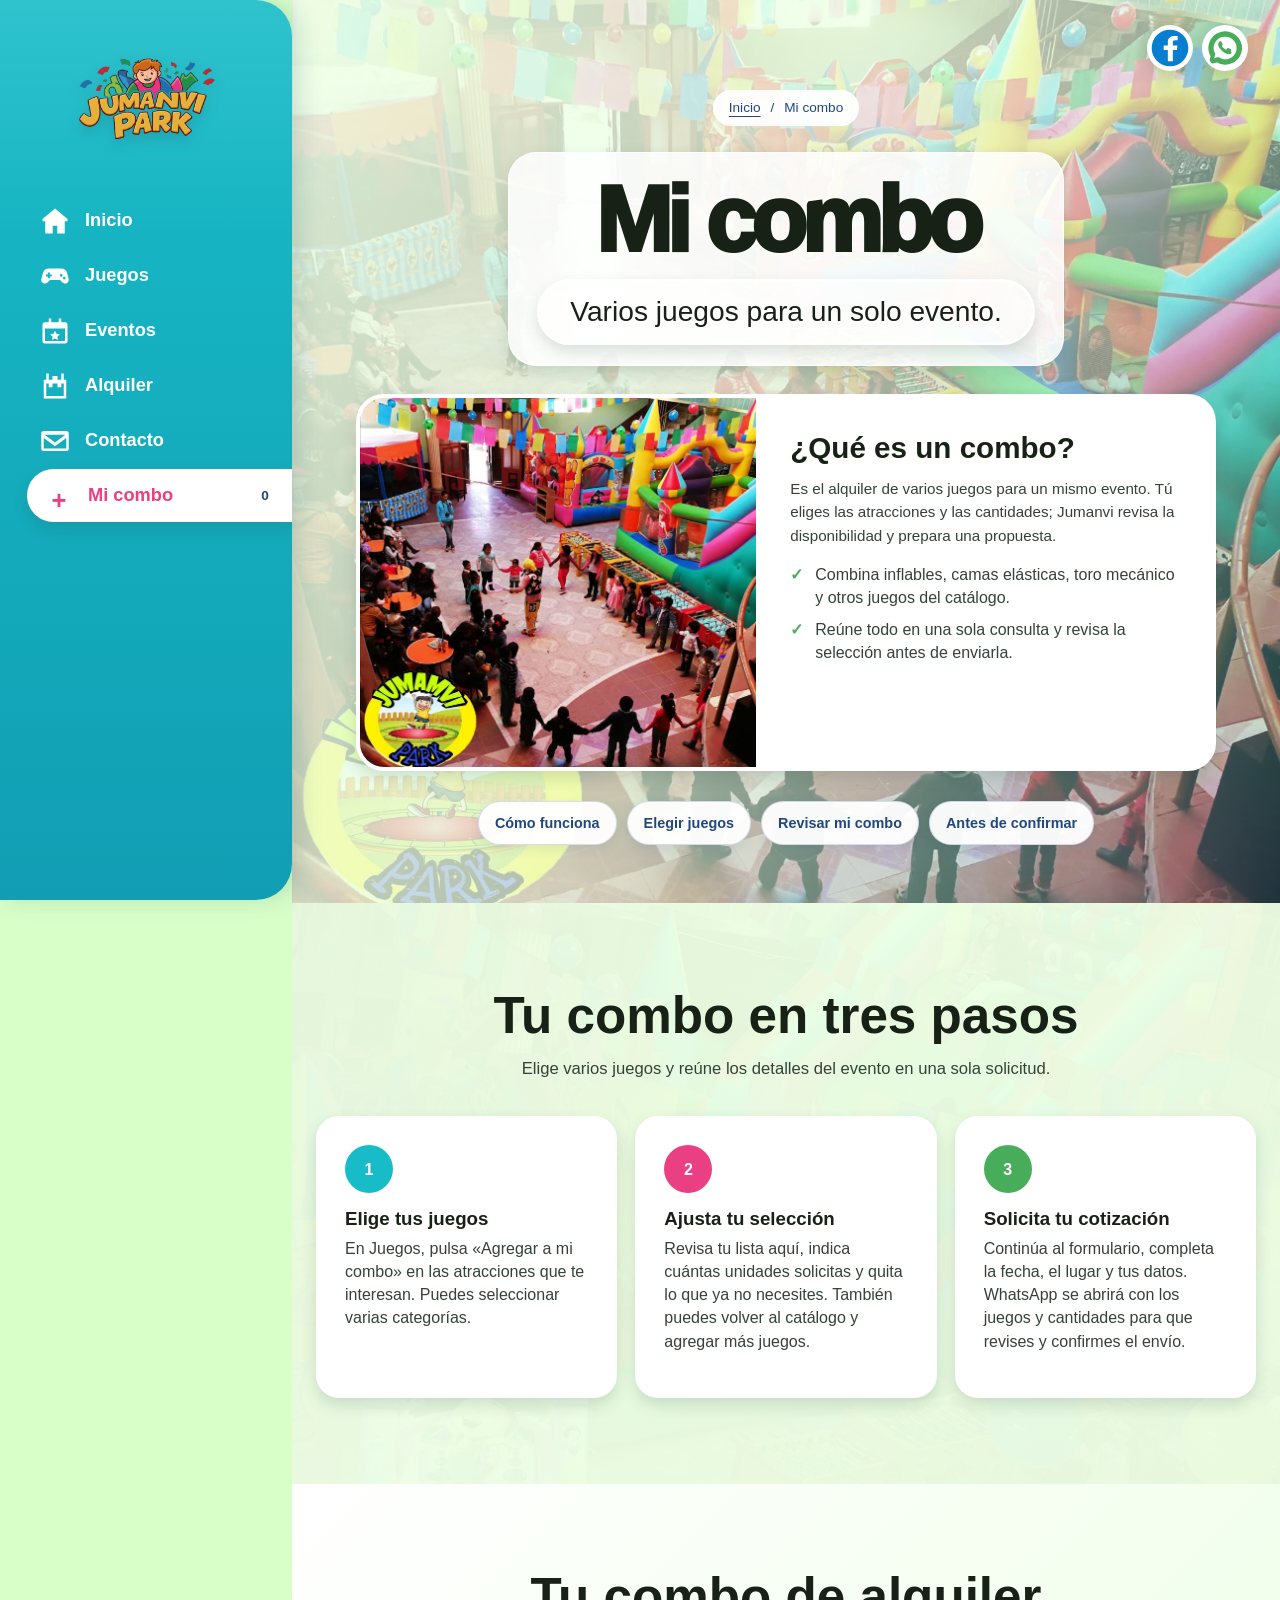
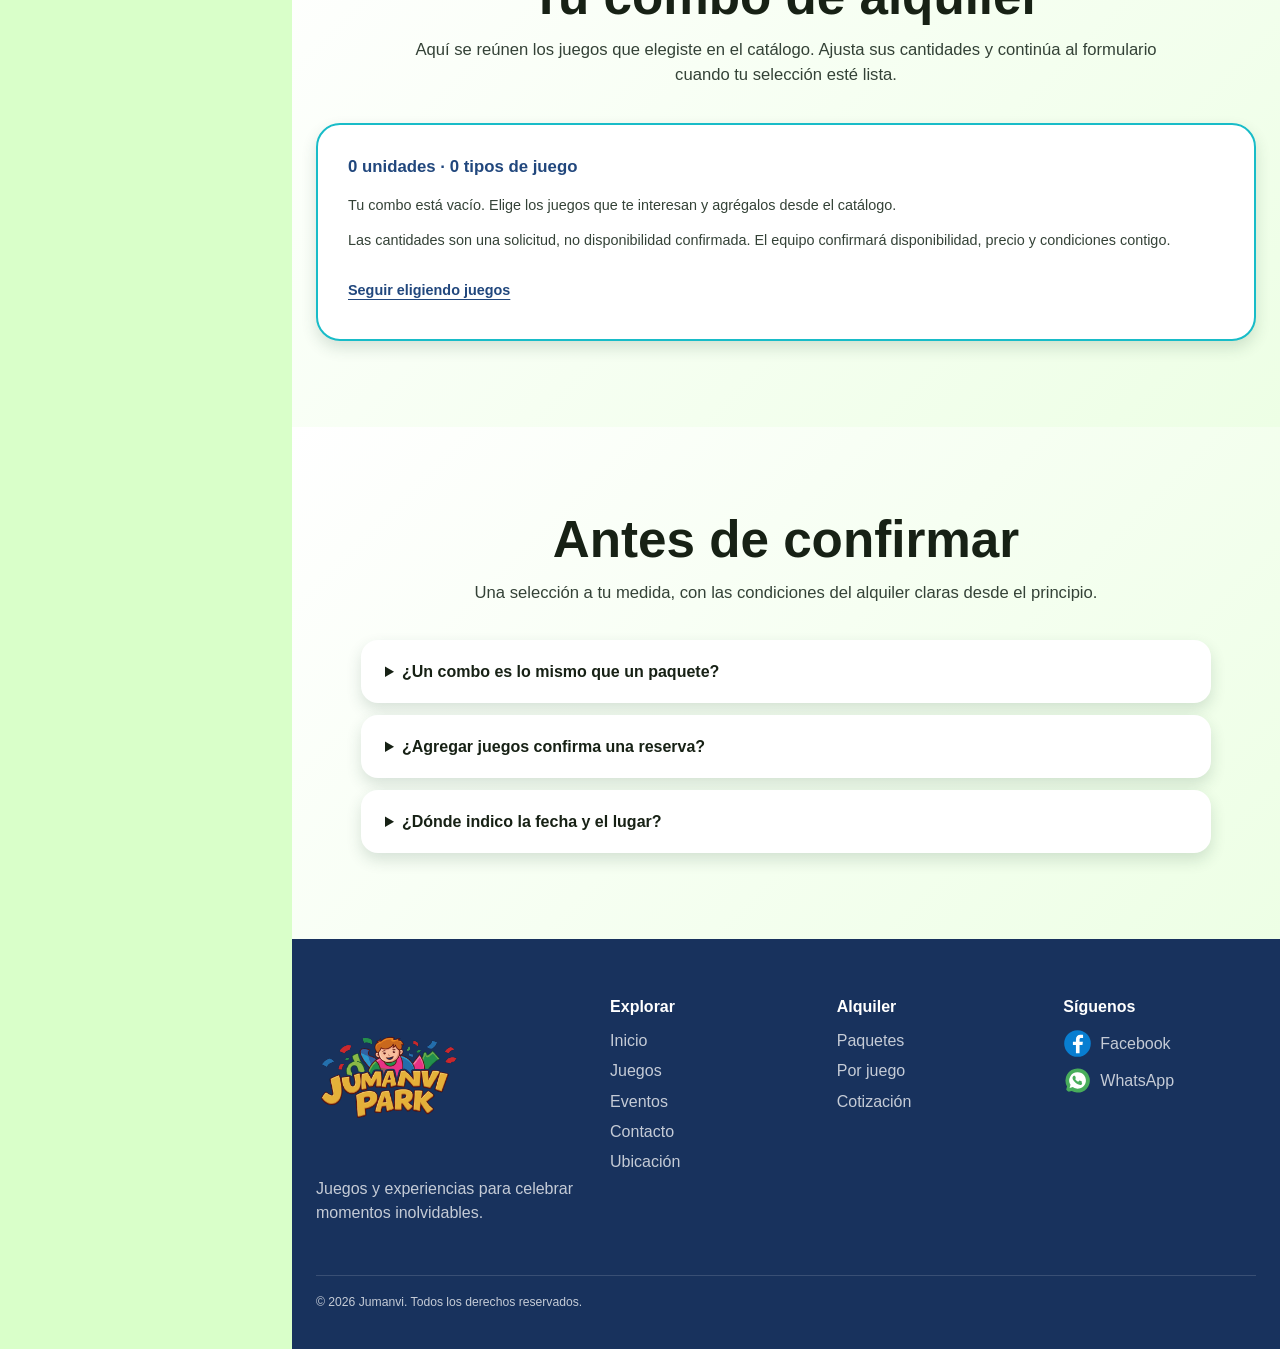
<file: combo.html>
<!-- Indica al navegador que este archivo es una página web actual. -->
<!doctype html>
<!-- Abre toda la página, con sus textos en español. -->
<html lang="es">
  <!-- Abre la información de la pestaña, el icono y los archivos de diseño; no es el contenido visible. -->
  <head>
    <!-- Permite mostrar correctamente las tildes, la ñ y los signos de los textos. -->
    <meta charset="utf-8">
    <!-- Ajusta la página al ancho del teléfono o de la pantalla, sin empezar alejada. -->
    <meta name="viewport" content="width=device-width, initial-scale=1">
    <!--
      Describe el sitio como «Arma tu combo de alquiler en Jumanvi: elige varios juegos, ajusta cantidades y solicita una cotización por WhatsApp.»
      para los buscadores.
      -->
    <meta name="description" content="Arma tu combo de alquiler en Jumanvi: elige varios juegos, ajusta cantidades y solicita una cotización por WhatsApp.">
    <!--
      Abre el nombre de la pestaña del navegador.
      El texto «Mi combo | Jumanvi» es el título que muestra esa pestaña.
      La última línea termina el nombre de la pestaña.
      -->
    <title>
      Mi combo | Jumanvi
    </title>
    <!-- Usa logo.svg de Jumanvi como el pequeño icono de la pestaña del navegador. -->
    <link rel="icon" href="assets/images/brand/logo.svg" type="image/svg+xml">
    <!-- Recuerda los juegos de Mi combo y prepara su lista y sus enlaces en esta página. -->
    <script src="assets/js/combo.js" defer></script>
    <!-- Aplica estilos.css a esta página: controla colores, tamaños, distribución y movimientos. -->
    <link rel="stylesheet" href="assets/css/estilos.css">
    <!-- Termina la información de la pestaña, el icono y los archivos de diseño; no es el contenido visible. -->
  </head>
  <!-- Abre todo lo que se muestra en la página Mi combo. -->
  <body class="page-combo">
    <!-- Crea el enlace «Saltar al contenido» hacia esta misma página, en el contenido principal. -->
    <a class="skip-link" href="#contenido">
      <!-- Es el texto «Saltar al contenido» del enlace que lleva a esta misma página, en el contenido principal. -->
      Saltar al contenido
      <!-- Termina el enlace «Saltar al contenido» hacia esta misma página, en el contenido principal. -->
    </a>
    <!-- Abre la cabecera: contiene el logo de Jumanvi y las opciones para recorrer el sitio. -->
    <header class="site-header">
      <!-- Crea el enlace «Ir al inicio de Jumanvi» hacia la página Inicio. -->
      <a class="brand" href="index.html" aria-label="Ir al inicio de Jumanvi">
        <!--
          Muestra «Jumanvi» desde «assets/images/brand/logo.svg». Reserva sus proporciones con 303 de ancho y 166
          de alto; el diseño adapta su tamaño.
          -->
        <img src="assets/images/brand/logo.svg" alt="Jumanvi" width="303" height="166">
        <!-- Termina el enlace «Ir al inicio de Jumanvi» hacia la página Inicio. -->
      </a>
      <!-- Abre los controles del menú. -->
      <div class="navigation">
        <!-- Guarda si el menú móvil está abierto o cerrado; el botón «Menú» cambia este control. -->
        <input class="menu-toggle" id="menu-toggle" type="checkbox" aria-label="Abrir o cerrar el menú" aria-controls="menu-panel">
        <!-- Presenta el botón visible «Menú», que abre o cierra las opciones en móvil. -->
        <label class="menu-button" for="menu-toggle">
          <!-- Escribe «Menú» junto al campo o control que corresponde. -->
          Menú
          <!-- Termina el botón visible «Menú», que abre o cierra las opciones en móvil. -->
        </label>
        <!-- Abre el panel de opciones del menú. -->
        <div class="menu-panel" id="menu-panel">
          <!-- Abre el menú Inicio, Juegos, Eventos, Alquiler y Contacto. -->
          <nav class="primary-nav" aria-label="Navegación principal">
            <!-- Crea el enlace «Inicio» hacia la página Inicio. -->
            <a href="index.html">
              <!-- Presenta el dibujo de Inicio. -->
              <span class="menu-icon menu-icon--inicio">
                <!-- Termina el dibujo de Inicio. -->
              </span>
              <!-- Es el texto «Inicio» del enlace que lleva a la página Inicio. -->
              Inicio
              <!-- Termina el enlace «Inicio» hacia la página Inicio. -->
            </a>
            <!-- Crea el enlace «Juegos» hacia la página Juegos. -->
            <a href="juegos.html">
              <!-- Presenta el dibujo de Juegos. -->
              <span class="menu-icon menu-icon--juegos">
                <!-- Termina el dibujo de Juegos. -->
              </span>
              <!-- Es el texto «Juegos» del enlace que lleva a la página Juegos. -->
              Juegos
              <!-- Termina el enlace «Juegos» hacia la página Juegos. -->
            </a>
            <!-- Crea el enlace «Eventos» hacia la página Eventos. -->
            <a href="eventos.html">
              <!-- Presenta el dibujo de Eventos. -->
              <span class="menu-icon menu-icon--eventos">
                <!-- Termina el dibujo de Eventos. -->
              </span>
              <!-- Es el texto «Eventos» del enlace que lleva a la página Eventos. -->
              Eventos
              <!-- Termina el enlace «Eventos» hacia la página Eventos. -->
            </a>
            <!-- Crea el enlace «Alquiler» hacia la página Alquiler. -->
            <a href="alquiler.html">
              <!-- Presenta el dibujo de Alquiler. -->
              <span class="menu-icon menu-icon--alquiler">
                <!-- Termina el dibujo de Alquiler. -->
              </span>
              <!-- Es el texto «Alquiler» del enlace que lleva a la página Alquiler. -->
              Alquiler
              <!-- Termina el enlace «Alquiler» hacia la página Alquiler. -->
            </a>
            <!-- Crea el enlace «Contacto» hacia la página Contacto. -->
            <a href="contacto.html">
              <!-- Presenta el dibujo de Contacto. -->
              <span class="menu-icon menu-icon--contacto">
                <!-- Termina el dibujo de Contacto. -->
              </span>
              <!-- Es el texto «Contacto» del enlace que lleva a la página Contacto. -->
              Contacto
              <!-- Termina el enlace «Contacto» hacia la página Contacto. -->
            </a>
            <!-- Abre la página Mi combo conservando los juegos y cantidades elegidos. -->
            <a class="combo-nav" href="combo.html" data-combo-link aria-current="page">
              <!-- Abre el signo de suma junto al nombre Mi combo. -->
              <span class="combo-nav__symbol" aria-hidden="true">
                <!-- Muestra el texto «+». -->
                +
                <!-- Termina el signo de suma junto al nombre Mi combo. -->
              </span>
              <!-- Muestra el texto «Mi combo». -->
              Mi combo
              <!-- Abre el contador de unidades elegidas. -->
              <span class="combo-count" data-combo-count aria-label="0 unidades seleccionadas">
                <!-- Muestra el texto «0». -->
                0
                <!-- Termina el contador de unidades elegidas. -->
              </span>
              <!-- Termina el acceso a Mi combo con el número de unidades elegidas. -->
            </a>
            <!-- Termina el menú y el acceso a Mi combo. -->
          </nav>
          <!-- Termina el panel de opciones del menú. -->
        </div>
        <!-- Termina los controles del menú. -->
      </div>
      <!-- Termina la cabecera: contiene el logo de Jumanvi y las opciones para recorrer el sitio. -->
    </header>
    <!-- Abre los accesos flotantes de Facebook y WhatsApp. -->
    <div class="floating-socials" aria-label="Redes sociales">
      <!--
        Crea el enlace «Facebook» hacia la página de Facebook de Jumanvi. Lo abre en otra pestaña sin dar acceso a
        esta página.
        -->
      <a class="social-link" href="https://www.facebook.com/share/14ofRNHxwtY/" target="_blank" rel="noopener noreferrer" aria-label="Facebook">
        <!--
          Muestra «el símbolo de Facebook» desde «assets/icons/facebook.svg». Reserva sus proporciones con 48 de
          ancho y 48 de alto; el diseño adapta su tamaño.
          -->
        <img src="assets/icons/facebook.svg" alt="" width="48" height="48">
        <!-- Termina el enlace «Facebook» hacia la página de Facebook de Jumanvi. -->
      </a>
      <!--
        Crea el enlace «WhatsApp» hacia WhatsApp de Jumanvi, al número 73835908. Lo abre en otra pestaña sin dar
        acceso a esta página.
        -->
      <a class="social-link" href="https://wa.me/59173835908" target="_blank" rel="noopener noreferrer" aria-label="WhatsApp">
        <!--
          Muestra «el símbolo de WhatsApp» desde «assets/icons/whatsapp.svg». Reserva sus proporciones con 48 de
          ancho y 48 de alto; el diseño adapta su tamaño.
          -->
        <img src="assets/icons/whatsapp.svg" alt="" width="48" height="48">
        <!-- Termina el enlace «WhatsApp» hacia WhatsApp de Jumanvi, al número 73835908. -->
      </a>
      <!-- Termina los accesos flotantes de Facebook y WhatsApp. -->
    </div>
    <!-- Abre la parte principal de esta página; el enlace «Saltar al contenido» llega hasta aquí. -->
    <!-- Presenta el contenido principal de la página Mi combo. -->
    <main class="site-main" id="contenido">
      <!-- Presenta la presentación de Mi combo. -->
      <section class="screen">
        <!-- Presenta el contenido centrado de la presentación. -->
        <div class="screen-inner">
          <!-- Presenta la ruta Inicio y Mi combo. -->
          <nav class="breadcrumbs" aria-label="Ubicación actual">
            <!-- Abre el regreso a Inicio. -->
            <a href="index.html">
              <!-- Muestra el texto «Inicio». -->
              Inicio
              <!-- Termina el regreso a Inicio. -->
            </a>
            <!-- Presenta la parte del texto «/». -->
            <span aria-hidden="true">
              <!-- Muestra el texto «/». -->
              /
              <!-- Termina la parte del texto «/». -->
            </span>
            <!-- Presenta la parte del texto «Mi combo». -->
            <span aria-current="page">
              <!-- Muestra el texto «Mi combo». -->
              Mi combo
              <!-- Termina la parte del texto «Mi combo». -->
            </span>
            <!-- Termina la ruta Inicio y Mi combo. -->
          </nav>
          <!-- Presenta el título principal y su frase de presentación. -->
          <div class="screen-header">
            <!-- Presenta el título principal Mi combo. -->
            <h1 class="screen-title">
              <!-- Muestra el texto «Mi combo». -->
              Mi combo
              <!-- Termina el título principal Mi combo. -->
            </h1>
            <!-- Presenta la frase que explica el propósito del combo. -->
            <p class="screen-subtitle screen-subtitle--pill">
              <!-- Muestra el texto «Varios juegos para un solo evento.». -->
              Varios juegos para un solo evento.
              <!-- Termina la frase que explica el propósito del combo. -->
            </p>
            <!-- Termina el título principal y su frase de presentación. -->
          </div>
          <!-- Presenta la fotografía real y la explicación del alquiler de varios juegos. -->
          <div class="combo-presentation">
            <!-- Muestra la fotografía real: Actividad infantil en grupo junto a inflables y futbolines de Jumanvi. El archivo conserva su contenido original. -->
            <img class="photo-original" src="assets/images/events/infantiles/actividad-infantil-con-juegos.jpeg" alt="Actividad infantil en grupo junto a inflables y futbolines de Jumanvi" width="1600" height="1493">
            <!-- Presenta la explicación junto a la fotografía de juegos. -->
            <div class="combo-presentation__body">
              <!-- Presenta el título «¿Qué es un combo?». -->
              <h2>
                <!-- Muestra el texto «¿Qué es un combo?». -->
                ¿Qué es un combo?
                <!-- Termina el título «¿Qué es un combo?». -->
              </h2>
              <!-- Presenta el párrafo que explica «Es el alquiler de varios juegos para un mismo evento. Tú eliges las atracciones y las cantidades; Jumanvi revisa la disponibilidad y prepara una propuesta.». -->
              <p>
                <!-- Muestra el texto «Es el alquiler de varios juegos para un mismo evento. Tú eliges las atracciones y las cantidades; Jumanvi revisa la disponibilidad y prepara una propuesta.». -->
                Es el alquiler de varios juegos para un mismo evento. Tú eliges las atracciones y las cantidades; Jumanvi revisa la disponibilidad y prepara una propuesta.
                <!-- Termina el párrafo que explica «Es el alquiler de varios juegos para un mismo evento. Tú eliges las atracciones y las cantidades; Jumanvi revisa la disponibilidad y prepara una propuesta.». -->
              </p>
              <!-- Presenta los ejemplos y características de la selección propia. -->
              <ul class="check-list">
                <!-- Presenta la característica «Combina inflables, camas elásticas, toro mecánico y otros juegos del catálogo.». -->
                <li>
                  <!-- Muestra el texto «Combina inflables, camas elásticas, toro mecánico y otros juegos del catálogo.». -->
                  Combina inflables, camas elásticas, toro mecánico y otros juegos del catálogo.
                  <!-- Termina la característica «Combina inflables, camas elásticas, toro mecánico y otros juegos del catálogo.». -->
                </li>
                <!-- Presenta la característica «Reúne todo en una sola consulta y revisa la selección antes de enviarla.». -->
                <li>
                  <!-- Muestra el texto «Reúne todo en una sola consulta y revisa la selección antes de enviarla.». -->
                  Reúne todo en una sola consulta y revisa la selección antes de enviarla.
                  <!-- Termina la característica «Reúne todo en una sola consulta y revisa la selección antes de enviarla.». -->
                </li>
                <!-- Termina los ejemplos y características de la selección propia. -->
              </ul>
              <!-- Termina la explicación junto a la fotografía de juegos. -->
            </div>
            <!-- Termina la fotografía real y la explicación del alquiler de varios juegos. -->
          </div>
          <!-- Presenta los accesos para entender el combo, elegir juegos y revisar la selección. -->
          <nav class="section-nav" aria-label="Explorar Mi combo">
            <!-- Abre el acceso al apartado como-funciona. -->
            <a href="#como-funciona">
              <!-- Muestra el texto «Cómo funciona». -->
              Cómo funciona
              <!-- Termina el acceso al apartado como-funciona. -->
            </a>
            <!-- Abre el acceso al catálogo para elegir juegos. -->
            <a href="juegos.html#titulo-catalogo" data-combo-link="catalogo">
              <!-- Muestra el texto «Elegir juegos». -->
              Elegir juegos
              <!-- Termina el acceso al catálogo para elegir juegos. -->
            </a>
            <!-- Abre el acceso al apartado mi-combo. -->
            <a href="#mi-combo">
              <!-- Muestra el texto «Revisar mi combo». -->
              Revisar mi combo
              <!-- Termina el acceso al apartado mi-combo. -->
            </a>
            <!-- Abre el acceso al apartado detalles. -->
            <a href="#detalles">
              <!-- Muestra el texto «Antes de confirmar». -->
              Antes de confirmar
              <!-- Termina el acceso al apartado detalles. -->
            </a>
            <!-- Termina los accesos para entender el combo, elegir juegos y revisar la selección. -->
          </nav>
          <!-- Termina el contenido centrado de la presentación. -->
        </div>
        <!-- Termina la presentación de Mi combo. -->
      </section>
      <!-- Presenta el apartado de información sobre los combos. -->
      <section class="content-section" id="como-funciona" aria-labelledby="titulo-como-combo">
        <!-- Presenta el espacio centrado de este apartado. -->
        <div class="container">
          <!-- Presenta el título y la introducción de este apartado. -->
          <div class="section-heading">
            <!-- Presenta el título «Tu combo en tres pasos». -->
            <h2 id="titulo-como-combo">
              <!-- Muestra el texto «Tu combo en tres pasos». -->
              Tu combo en tres pasos
              <!-- Termina el título «Tu combo en tres pasos». -->
            </h2>
            <!-- Presenta el párrafo que explica «Elige varios juegos y reúne los detalles del evento en una sola solicitud.». -->
            <p>
              <!-- Muestra el texto «Elige varios juegos y reúne los detalles del evento en una sola solicitud.». -->
              Elige varios juegos y reúne los detalles del evento en una sola solicitud.
              <!-- Termina el párrafo que explica «Elige varios juegos y reúne los detalles del evento en una sola solicitud.». -->
            </p>
            <!-- Termina el título y la introducción de este apartado. -->
          </div>
          <!-- Presenta los tres pasos desde elegir juegos hasta consultar por WhatsApp. -->
          <div class="steps">
            <!-- Presenta el paso de preparación de la selección. -->
            <article class="step">
              <!-- Presenta el número de este paso. -->
              <span class="step-number">
                <!-- Muestra el texto «1». -->
                1
                <!-- Termina el número de este paso. -->
              </span>
              <!-- Presenta el título «Elige tus juegos». -->
              <h3>
                <!-- Muestra el texto «Elige tus juegos». -->
                Elige tus juegos
                <!-- Termina el título «Elige tus juegos». -->
              </h3>
              <!-- Presenta el párrafo que explica «En Juegos, pulsa «Agregar a mi combo» en las atracciones que te interesan. Puedes seleccionar varias categorías.». -->
              <p>
                <!-- Muestra el texto «En Juegos, pulsa «Agregar a mi combo» en las atracciones que te interesan. Puedes seleccionar varias categorías.». -->
                En Juegos, pulsa «Agregar a mi combo» en las atracciones que te interesan. Puedes seleccionar varias categorías.
                <!-- Termina el párrafo que explica «En Juegos, pulsa «Agregar a mi combo» en las atracciones que te interesan. Puedes seleccionar varias categorías.». -->
              </p>
              <!-- Termina el paso de preparación de la selección. -->
            </article>
            <!-- Presenta el paso de preparación de la selección. -->
            <article class="step">
              <!-- Presenta el número de este paso. -->
              <span class="step-number">
                <!-- Muestra el texto «2». -->
                2
                <!-- Termina el número de este paso. -->
              </span>
              <!-- Presenta el título «Ajusta tu selección». -->
              <h3>
                <!-- Muestra el texto «Ajusta tu selección». -->
                Ajusta tu selección
                <!-- Termina el título «Ajusta tu selección». -->
              </h3>
              <!-- Presenta el párrafo que explica «Revisa tu lista aquí, indica cuántas unidades solicitas y quita lo que ya no necesites. También puedes volver al catálogo y agregar más juegos.». -->
              <p>
                <!-- Muestra el texto «Revisa tu lista aquí, indica cuántas unidades solicitas y quita lo que ya no necesites. También puedes volver al catálogo y agregar más juegos.». -->
                Revisa tu lista aquí, indica cuántas unidades solicitas y quita lo que ya no necesites. También puedes volver al catálogo y agregar más juegos.
                <!-- Termina el párrafo que explica «Revisa tu lista aquí, indica cuántas unidades solicitas y quita lo que ya no necesites. También puedes volver al catálogo y agregar más juegos.». -->
              </p>
              <!-- Termina el paso de preparación de la selección. -->
            </article>
            <!-- Presenta el paso de preparación de la selección. -->
            <article class="step">
              <!-- Presenta el número de este paso. -->
              <span class="step-number">
                <!-- Muestra el texto «3». -->
                3
                <!-- Termina el número de este paso. -->
              </span>
              <!-- Presenta el título «Solicita tu cotización». -->
              <h3>
                <!-- Muestra el texto «Solicita tu cotización». -->
                Solicita tu cotización
                <!-- Termina el título «Solicita tu cotización». -->
              </h3>
              <!-- Presenta el párrafo que explica «Continúa al formulario, completa la fecha, el lugar y tus datos. WhatsApp se abrirá con los juegos y cantidades para que revises y confirmes el envío.». -->
              <p>
                <!-- Muestra el texto «Continúa al formulario, completa la fecha, el lugar y tus datos. WhatsApp se abrirá con los juegos y cantidades para que revises y confirmes el envío.». -->
                Continúa al formulario, completa la fecha, el lugar y tus datos. WhatsApp se abrirá con los juegos y cantidades para que revises y confirmes el envío.
                <!-- Termina el párrafo que explica «Continúa al formulario, completa la fecha, el lugar y tus datos. WhatsApp se abrirá con los juegos y cantidades para que revises y confirmes el envío.». -->
              </p>
              <!-- Termina el paso de preparación de la selección. -->
            </article>
            <!-- Termina los tres pasos desde elegir juegos hasta consultar por WhatsApp. -->
          </div>
          <!-- Termina el espacio centrado de este apartado. -->
        </div>
        <!-- Termina el apartado de información sobre los combos. -->
      </section>
      <!-- Presenta el resumen editable del combo antes de solicitar la cotización. -->
      <section class="content-section content-section--white" id="mi-combo" aria-labelledby="titulo-mi-combo">
        <!-- Abre el espacio centrado del resumen del combo. -->
        <div class="container">
          <!-- Abre el título y la explicación para armar un combo. -->
          <div class="section-heading">
            <!-- Abre el título «Tu combo de alquiler». -->
            <h2 id="titulo-mi-combo">
              <!-- Muestra el texto «Tu combo de alquiler». -->
              Tu combo de alquiler
              <!-- Termina el título «Tu combo de alquiler». -->
            </h2>
            <!-- Abre la aclaración sobre la solicitud y la disponibilidad de los juegos. -->
            <p class="combo-note">
              <!-- Muestra el texto «Aquí se reúnen los juegos que elegiste en el catálogo. Ajusta sus cantidades y continúa al formulario cuando tu selección esté lista.». -->
              Aquí se reúnen los juegos que elegiste en el catálogo. Ajusta sus cantidades y continúa al formulario cuando tu selección esté lista.
              <!-- Termina la aclaración sobre la solicitud y la disponibilidad de los juegos. -->
            </p>
            <!-- Termina el título y la explicación para armar un combo. -->
          </div>
          <!-- Abre la lista editable de juegos con sus cantidades y las acciones para continuar. -->
          <div class="combo-panel" data-combo-panel>
            <!-- Abre el total de unidades y tipos de juego. -->
            <p class="combo-total" data-combo-total aria-live="polite">
              <!-- Muestra el texto «0 unidades · 0 tipos de juego». -->
              0 unidades · 0 tipos de juego
              <!-- Termina el total de unidades y tipos de juego. -->
            </p>
            <!-- Abre el aviso que se muestra cuando todavía no hay juegos elegidos. -->
            <p class="combo-empty" data-combo-empty>
              <!-- Muestra el texto «Tu combo está vacío. Elige los juegos que te interesan y agrégalos desde el catálogo.». -->
              Tu combo está vacío. Elige los juegos que te interesan y agrégalos desde el catálogo.
              <!-- Termina el aviso que se muestra cuando todavía no hay juegos elegidos. -->
            </p>
            <!-- Abre las filas con el nombre, la cantidad y la opción de quitar cada juego. -->
            <ul class="combo-list" data-combo-list>
              <!-- Termina las filas con el nombre, la cantidad y la opción de quitar cada juego. -->
            </ul>
            <!-- Abre la aclaración sobre la solicitud y la disponibilidad de los juegos. -->
            <p class="combo-note">
              <!-- Muestra el texto «Las cantidades son una solicitud, no disponibilidad confirmada.». -->
              Las cantidades son una solicitud, no disponibilidad confirmada.
              <!-- Muestra el texto «El equipo confirmará disponibilidad, precio y condiciones contigo.». -->
              El equipo confirmará disponibilidad, precio y condiciones contigo.
              <!-- Termina la aclaración sobre la solicitud y la disponibilidad de los juegos. -->
            </p>
            <!-- Abre las opciones para continuar, volver al catálogo o vaciar el combo. -->
            <div class="combo-actions">
              <!-- Abre Contacto con la selección completa; permanece oculto si el combo está vacío. -->
              <a class="button" href="contacto.html?interes=combo-personalizado#formulario" data-combo-continue hidden>
                <!-- Muestra el texto «Continuar con mi combo →». -->
                Continuar con mi combo →
                <!-- Termina el acceso al formulario con todos los juegos y cantidades. -->
              </a>
              <!-- Regresa al catálogo llevando los juegos y cantidades que ya se eligieron. -->
              <a class="text-link" href="juegos.html#titulo-catalogo" data-combo-link="catalogo">
                <!-- Muestra el texto «Seguir eligiendo juegos». -->
                Seguir eligiendo juegos
                <!-- Termina el regreso al catálogo conservando el combo. -->
              </a>
              <!-- Prepara el botón que retira todos los juegos sin enviar el formulario. -->
              <button class="combo-clear" type="button" data-combo-clear hidden>
                <!-- Muestra el texto «Vaciar combo». -->
                Vaciar combo
                <!-- Termina el botón que retira todos los juegos sin enviar el formulario. -->
              </button>
              <!-- Termina las opciones para continuar, volver al catálogo o vaciar el combo. -->
            </div>
            <!-- Abre el aviso sobre el último juego agregado, quitado o modificado. -->
            <p class="combo-status" data-combo-status role="status">
              <!-- Termina el aviso sobre el último juego agregado, quitado o modificado. -->
            </p>
            <!-- Abre la alternativa para consultar si están desactivadas las acciones del combo. -->
            <noscript>
              <!-- Abre la aclaración sobre la solicitud y la disponibilidad de los juegos. -->
              <p class="combo-note">
                <!-- Muestra el texto «Para guardar tu combo necesitas JavaScript. También puedes escribir los juegos y cantidades en el mensaje de tu consulta.». -->
                Para guardar tu combo necesitas JavaScript. También puedes escribir los juegos y cantidades en el mensaje de tu consulta.
                <!-- Termina la aclaración sobre la solicitud y la disponibilidad de los juegos. -->
              </p>
              <!-- Termina la alternativa para consultar si están desactivadas las acciones del combo. -->
            </noscript>
            <!-- Termina la lista editable de juegos con sus cantidades y las acciones para continuar. -->
          </div>
          <!-- Termina el espacio centrado del resumen del combo. -->
        </div>
        <!-- Termina el apartado donde se revisa y se edita Mi combo. -->
      </section>

      <!-- Presenta el apartado que explica cómo preparar una solicitud. -->
      <section class="content-section content-section--white" id="detalles" aria-labelledby="titulo-detalles-combo">
        <!-- Presenta el espacio centrado de este apartado. -->
        <div class="container">
          <!-- Presenta el título y la introducción de este apartado. -->
          <div class="section-heading">
            <!-- Presenta el título «Antes de confirmar». -->
            <h2 id="titulo-detalles-combo">
              <!-- Muestra el texto «Antes de confirmar». -->
              Antes de confirmar
              <!-- Termina el título «Antes de confirmar». -->
            </h2>
            <!-- Presenta el párrafo que explica «Una selección a tu medida, con las condiciones del alquiler claras desdel principio.». -->
            <p>
              <!-- Muestra el texto «Una selección a tu medida, con las condiciones del alquiler claras desdel principio.». -->
              Una selección a tu medida, con las condiciones del alquiler claras desde el principio.
              <!-- Termina el párrafo que explica «Una selección a tu medida, con las condiciones del alquiler claras desdel principio.». -->
            </p>
            <!-- Termina el título y la introducción de este apartado. -->
          </div>
          <!-- Presenta las aclaraciones antes de confirmar un alquiler. -->
          <div class="faq-list">
            <!-- Presenta la explicación que se abre al pulsar su pregunta. -->
            <details>
              <!-- Presenta la pregunta «¿Un combo es lo mismo que un paquete?». -->
              <summary>
                <!-- Muestra el texto «¿Un combo es lo mismo que un paquete?». -->
                ¿Un combo es lo mismo que un paquete?
                <!-- Termina la pregunta «¿Un combo es lo mismo que un paquete?». -->
              </summary>
              <!-- Presenta el párrafo que explica «En Mi combo tú eliges los juegos y las cantidades. Los paquetes de Alquiler son propuestas de referencia para empezar a organizar tu evento.». -->
              <p>
                <!-- Muestra el texto «En Mi combo tú eliges los juegos y las cantidades. Los paquetes de Alquiler son propuestas de referencia para empezar a organizar tu evento.». -->
                En Mi combo tú eliges los juegos y las cantidades. Los paquetes de Alquiler son propuestas de referencia para empezar a organizar tu evento.
                <!-- Termina el párrafo que explica «En Mi combo tú eliges los juegos y las cantidades. Los paquetes de Alquiler son propuestas de referencia para empezar a organizar tu evento.». -->
              </p>
              <!-- Termina la explicación que se abre al pulsar su pregunta. -->
            </details>
            <!-- Presenta la explicación que se abre al pulsar su pregunta. -->
            <details>
              <!-- Presenta la pregunta «¿Agregar juegos confirma una reserva?». -->
              <summary>
                <!-- Muestra el texto «¿Agregar juegos confirma una reserva?». -->
                ¿Agregar juegos confirma una reserva?
                <!-- Termina la pregunta «¿Agregar juegos confirma una reserva?». -->
              </summary>
              <!-- Presenta el párrafo que explica «No. La lista expresa lo que te interesa alquilar. El equipo confirmará la disponibilidad, el precio, la duración y las condiciones de instalación antes de acordar la reserva.». -->
              <p>
                <!-- Muestra el texto «No. La lista expresa lo que te interesa alquilar. El equipo confirmará la disponibilidad, el precio, la duración y las condiciones de instalación antes de acordar la reserva.». -->
                No. La lista expresa lo que te interesa alquilar. El equipo confirmará la disponibilidad, el precio, la duración y las condiciones de instalación antes de acordar la reserva.
                <!-- Termina el párrafo que explica «No. La lista expresa lo que te interesa alquilar. El equipo confirmará la disponibilidad, el precio, la duración y las condiciones de instalación antes de acordar la reserva.». -->
              </p>
              <!-- Termina la explicación que se abre al pulsar su pregunta. -->
            </details>
            <!-- Presenta la explicación que se abre al pulsar su pregunta. -->
            <details>
              <!-- Presenta la pregunta «¿Dónde indico la fecha y el lugar?». -->
              <summary>
                <!-- Muestra el texto «¿Dónde indico la fecha y el lugar?». -->
                ¿Dónde indico la fecha y el lugar?
                <!-- Termina la pregunta «¿Dónde indico la fecha y el lugar?». -->
              </summary>
              <!-- Presenta el párrafo que explica «En el formulario de Contacto. Los juegos de tu combo aparecerán allí y se adjuntarán al mensaje junto con los datos de tu evento.». -->
              <p>
                <!-- Muestra el texto «En el formulario de Contacto. Los juegos de tu combo aparecerán allí y se adjuntarán al mensaje junto con los datos de tu evento.». -->
                En el formulario de Contacto. Los juegos de tu combo aparecerán allí y se adjuntarán al mensaje junto con los datos de tu evento.
                <!-- Termina el párrafo que explica «En el formulario de Contacto. Los juegos de tu combo aparecerán allí y se adjuntarán al mensaje junto con los datos de tu evento.». -->
              </p>
              <!-- Termina la explicación que se abre al pulsar su pregunta. -->
            </details>
            <!-- Termina las aclaraciones antes de confirmar un alquiler. -->
          </div>
          <!-- Termina el espacio centrado de este apartado. -->
        </div>
        <!-- Termina el apartado que explica cómo preparar una solicitud. -->
      </section>
      <!-- Termina el contenido principal de la página Mi combo. -->
    </main>
    <!-- Abre el pie de página: reúne el logo, los enlaces, las redes sociales y los derechos de Jumanvi. -->
    <footer class="site-footer">
      <!-- Abre las columnas del pie de página. -->
      <div class="container footer-grid">
        <!-- Abre el logo y la descripción del pie de página. -->
        <div class="footer-brand">
          <!--
            Muestra «Jumanvi» desde «assets/images/brand/logo.svg». Reserva sus proporciones con 303 de ancho y
            166 de alto; el diseño adapta su tamaño.
            -->
          <img src="assets/images/brand/logo.svg" alt="Jumanvi" width="303" height="166">
          <!-- Presenta el párrafo «Juegos y experiencias para celebrar momentos inolvidables.». -->
          <p>
            <!--
              Muestra «Juegos y experiencias para celebrar momentos inolvidables.» dentro del párrafo «Juegos y
              experiencias para celebrar momentos inolvidables.».
              -->
            Juegos y experiencias para celebrar momentos inolvidables.
            <!-- Termina el párrafo «Juegos y experiencias para celebrar momentos inolvidables.». -->
          </p>
          <!-- Termina el logo y la descripción del pie de página. -->
        </div>
        <!-- Abre el bloque «Explorar». -->
        <div>
          <!-- Presenta el título del apartado «Explorar». -->
          <h2>
            <!-- Muestra «Explorar» dentro del título del apartado «Explorar». -->
            Explorar
            <!-- Termina el título del apartado «Explorar». -->
          </h2>
          <!-- Abre las listas de enlaces del pie de página. -->
          <ul class="footer-links">
            <!-- Abre la opción o característica «Inicio». -->
            <li>
              <!-- Crea el enlace «Inicio» hacia la página Inicio. -->
              <a href="index.html">
                <!-- Es el texto «Inicio» del enlace que lleva a la página Inicio. -->
                Inicio
                <!-- Termina el enlace «Inicio» hacia la página Inicio. -->
              </a>
              <!-- Termina la opción o característica «Inicio». -->
            </li>
            <!-- Abre la opción o característica «Juegos». -->
            <li>
              <!-- Crea el enlace «Juegos» hacia la página Juegos. -->
              <a href="juegos.html">
                <!-- Es el texto «Juegos» del enlace que lleva a la página Juegos. -->
                Juegos
                <!-- Termina el enlace «Juegos» hacia la página Juegos. -->
              </a>
              <!-- Termina la opción o característica «Juegos». -->
            </li>
            <!-- Abre la opción o característica «Eventos». -->
            <li>
              <!-- Crea el enlace «Eventos» hacia la página Eventos. -->
              <a href="eventos.html">
                <!-- Es el texto «Eventos» del enlace que lleva a la página Eventos. -->
                Eventos
                <!-- Termina el enlace «Eventos» hacia la página Eventos. -->
              </a>
              <!-- Termina la opción o característica «Eventos». -->
            </li>
            <!-- Abre la opción o característica «Contacto». -->
            <li>
              <!-- Crea el enlace «Contacto» hacia la página Contacto. -->
              <a href="contacto.html">
                <!-- Es el texto «Contacto» del enlace que lleva a la página Contacto. -->
                Contacto
                <!-- Termina el enlace «Contacto» hacia la página Contacto. -->
              </a>
              <!-- Termina la opción o característica «Contacto». -->
            </li>
            <!-- Abre la opción o característica «Ubicación». -->
            <li>
              <!-- Crea el enlace «Ubicación» hacia la página Inicio, en el mapa y la ubicación. -->
              <a href="index.html#ubicacion">
                <!-- Es el texto «Ubicación» del enlace que lleva a la página Inicio, en el mapa y la ubicación. -->
                Ubicación
                <!-- Termina el enlace «Ubicación» hacia la página Inicio, en el mapa y la ubicación. -->
              </a>
              <!-- Termina la opción o característica «Ubicación». -->
            </li>
            <!-- Termina las listas de enlaces del pie de página. -->
          </ul>
          <!-- Termina el bloque «Explorar». -->
        </div>
        <!-- Abre el bloque «Alquiler». -->
        <div>
          <!-- Presenta el título del apartado «Alquiler». -->
          <h2>
            <!-- Muestra «Alquiler» dentro del título del apartado «Alquiler». -->
            Alquiler
            <!-- Termina el título del apartado «Alquiler». -->
          </h2>
          <!-- Abre las listas de enlaces del pie de página. -->
          <ul class="footer-links">
            <!-- Abre la opción o característica «Paquetes». -->
            <li>
              <!-- Crea el enlace «Paquetes» hacia esta misma página, en los paquetes. -->
              <a href="alquiler.html#paquetes">
                <!-- Es el texto «Paquetes» del enlace que lleva a esta misma página, en los paquetes. -->
                Paquetes
                <!-- Termina el enlace «Paquetes» hacia esta misma página, en los paquetes. -->
              </a>
              <!-- Termina la opción o característica «Paquetes». -->
            </li>
            <!-- Abre la opción o característica «Por juego». -->
            <li>
              <!-- Crea el enlace «Por juego» hacia esta misma página, en el alquiler por juego. -->
              <a href="alquiler.html#por-juego">
                <!-- Es el texto «Por juego» del enlace que lleva a esta misma página, en el alquiler por juego. -->
                Por juego
                <!-- Termina el enlace «Por juego» hacia esta misma página, en el alquiler por juego. -->
              </a>
              <!-- Termina la opción o característica «Por juego». -->
            </li>
            <!-- Abre la opción o característica «Cotización». -->
            <li>
              <!-- Crea el enlace «Cotización» hacia esta misma página, en la explicación para cotizar. -->
              <a href="alquiler.html#cotizacion">
                <!--
                  Es el texto «Cotización» del enlace que lleva a esta misma página, en la explicación para
                  cotizar.
                  -->
                Cotización
                <!-- Termina el enlace «Cotización» hacia esta misma página, en la explicación para cotizar. -->
              </a>
              <!-- Termina la opción o característica «Cotización». -->
            </li>
            <!-- Termina las listas de enlaces del pie de página. -->
          </ul>
          <!-- Termina el bloque «Alquiler». -->
        </div>
        <!-- Abre el bloque «Síguenos». -->
        <div>
          <!-- Presenta el título del apartado «Síguenos». -->
          <h2>
            <!-- Muestra «Síguenos» dentro del título del apartado «Síguenos». -->
            Síguenos
            <!-- Termina el título del apartado «Síguenos». -->
          </h2>
          <!-- Abre Facebook y WhatsApp en el pie de página. -->
          <div class="footer-socials">
            <!--
              Crea el enlace «Facebook» hacia la página de Facebook de Jumanvi. Lo abre en otra pestaña sin dar
              acceso a esta página.
              -->
            <a href="https://www.facebook.com/share/14ofRNHxwtY/" target="_blank" rel="noopener noreferrer">
              <!--
                Muestra «el símbolo de Facebook» desde «assets/icons/facebook.svg». Reserva sus proporciones con
                48 de ancho y 48 de alto; el diseño adapta su tamaño.
                -->
              <img src="assets/icons/facebook.svg" alt="" width="48" height="48">
              <!-- Es el texto «Facebook» del enlace que lleva a la página de Facebook de Jumanvi. -->
              Facebook
              <!-- Termina el enlace «Facebook» hacia la página de Facebook de Jumanvi. -->
            </a>
            <!--
              Crea el enlace «WhatsApp» hacia WhatsApp de Jumanvi, al número 73835908. Lo abre en otra pestaña sin
              dar acceso a esta página.
              -->
            <a href="https://wa.me/59173835908" target="_blank" rel="noopener noreferrer">
              <!--
                Muestra «el símbolo de WhatsApp» desde «assets/icons/whatsapp.svg». Reserva sus proporciones con
                48 de ancho y 48 de alto; el diseño adapta su tamaño.
                -->
              <img src="assets/icons/whatsapp.svg" alt="" width="48" height="48">
              <!-- Es el texto «WhatsApp» del enlace que lleva a WhatsApp de Jumanvi, al número 73835908. -->
              WhatsApp
              <!-- Termina el enlace «WhatsApp» hacia WhatsApp de Jumanvi, al número 73835908. -->
            </a>
            <!-- Termina Facebook y WhatsApp en el pie de página. -->
          </div>
          <!-- Termina el bloque «Síguenos». -->
        </div>
        <!-- Termina las columnas del pie de página. -->
      </div>
      <!-- Abre la línea de derechos de Jumanvi. -->
      <div class="container footer-bottom">
        <!-- Presenta el párrafo «© 2026 Jumanvi. Todos los derechos reservados.». -->
        <p>
          <!--
            Muestra «© 2026 Jumanvi. Todos los derechos reservados.» dentro del párrafo «© 2026 Jumanvi. Todos los
            derechos reservados.».
            -->
          © 2026 Jumanvi. Todos los derechos reservados.
          <!-- Termina el párrafo «© 2026 Jumanvi. Todos los derechos reservados.». -->
        </p>
        <!-- Termina la línea de derechos de Jumanvi. -->
      </div>
      <!-- Termina el pie de página: reúne el logo, los enlaces, las redes sociales y los derechos de Jumanvi. -->
    </footer>
    <!-- Termina todo lo que se muestra en la página Alquiler. -->
  </body>
  <!-- Termina toda la página, con sus textos en español. -->
</html>
</file>
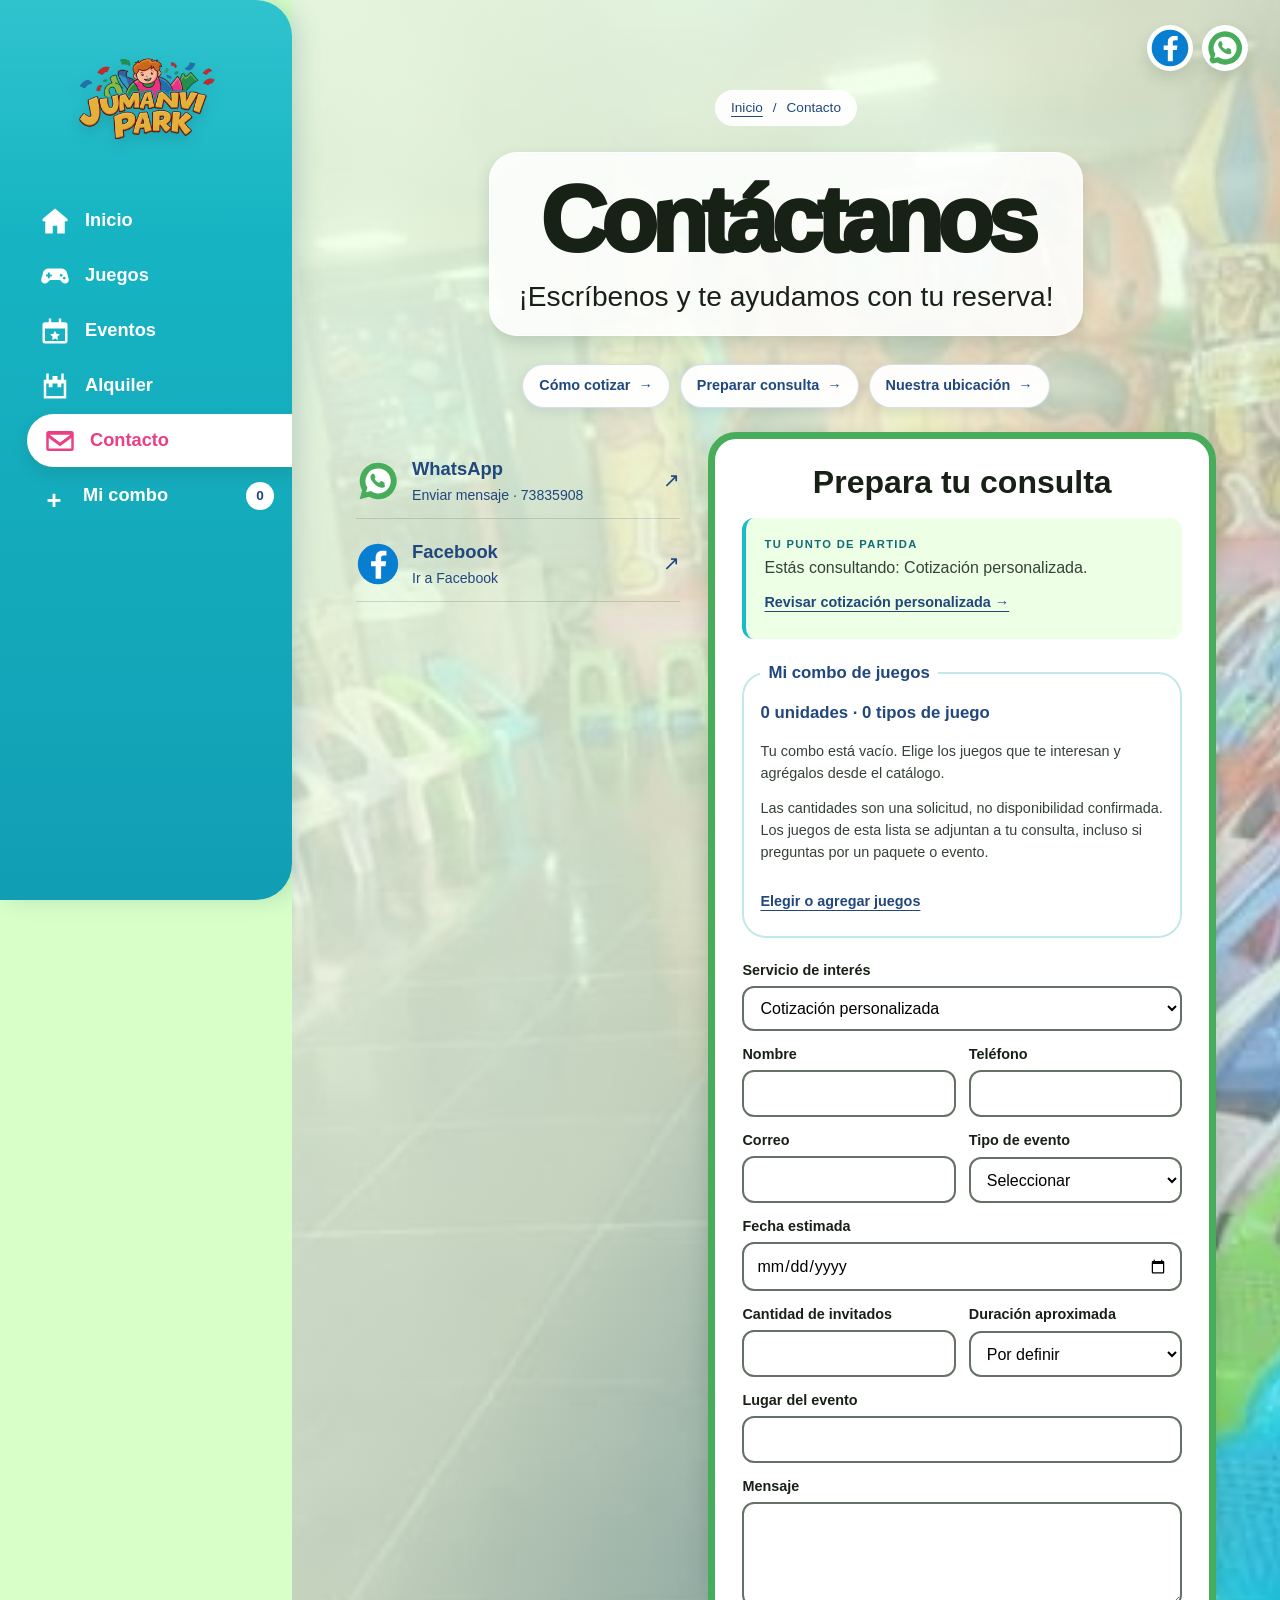
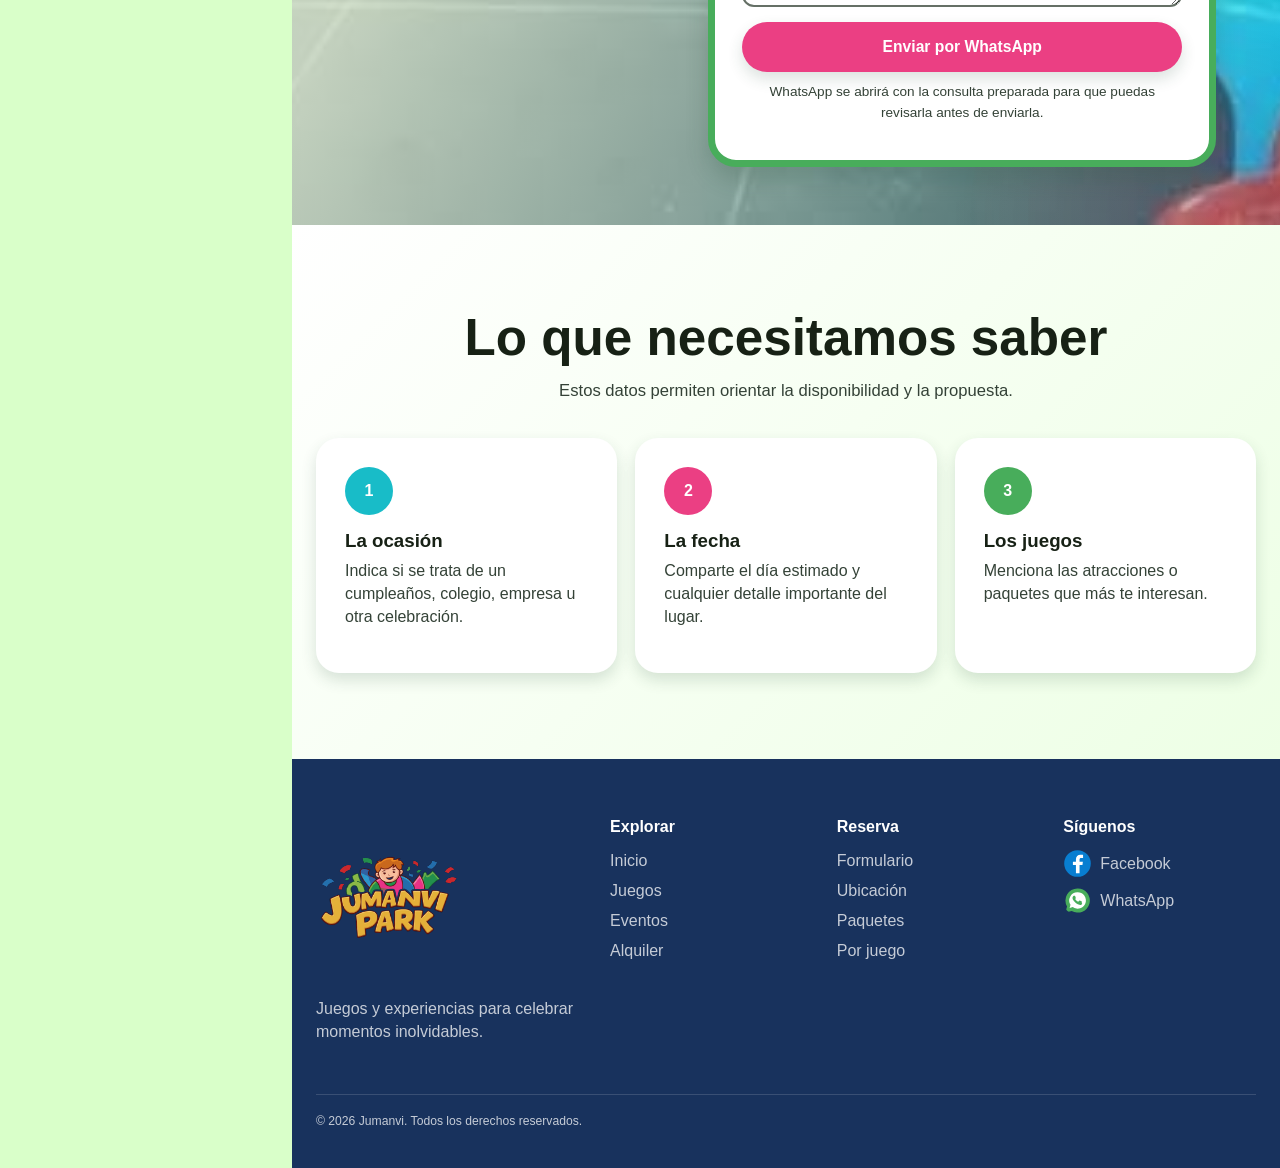
<file: contacto.html>
<!-- Indica al navegador que este archivo es una página web actual. -->
<!doctype html>
<!-- Abre toda la página, con sus textos en español. -->
<html lang="es">
  <!-- Abre la información de la pestaña, el icono y los archivos de diseño; no es el contenido visible. -->
  <head>
    <!-- Permite mostrar correctamente las tildes, la ñ y los signos de los textos. -->
    <meta charset="utf-8">
    <!-- Ajusta la página al ancho del teléfono o de la pantalla, sin empezar alejada. -->
    <meta name="viewport" content="width=device-width, initial-scale=1">
    <!-- Describe el sitio como «Contacta a Jumanvi y envía los datos principales de tu evento.» para los buscadores. -->
    <meta name="description" content="Contacta a Jumanvi y envía los datos principales de tu evento.">
    <!--
      Abre el nombre de la pestaña del navegador.
      El texto «Contacto | Jumanvi» es el título que muestra esa pestaña.
      La última línea termina el nombre de la pestaña.
    -->
    <title>
      Contacto | Jumanvi
    </title>
    <!-- Usa logo.svg de Jumanvi como el pequeño icono de la pestaña del navegador. -->
    <link rel="icon" href="assets/images/brand/logo.svg" type="image/svg+xml">
    <!-- Recuerda los juegos de Mi combo y prepara su lista y sus enlaces en esta página. -->
    <script src="assets/js/combo.js" defer></script>
    <!-- Aplica estilos.css a esta página: controla colores, tamaños, distribución y movimientos. -->
    <link rel="stylesheet" href="assets/css/estilos.css">
    <!--
      La primera línea carga formulario-whatsapp.js para reunir los datos y abrir WhatsApp cuando la página esté preparada.
      La última línea termina esta inclusión; las acciones del formulario se encuentran en ese archivo.
    -->
    <script src="assets/js/formulario-whatsapp.js" defer>
    </script>
  <!-- Termina la información de la pestaña, el icono y los archivos de diseño; no es el contenido visible. -->
  </head>
  <!-- Abre todo lo que se muestra en la página Contacto. -->
  <body class="page-contacto">
    <!-- Crea el enlace «Saltar al contenido» hacia esta misma página, en el contenido principal. -->
    <a class="skip-link" href="#contenido">
      <!-- Es el texto «Saltar al contenido» del enlace que lleva a esta misma página, en el contenido principal. -->
      Saltar al contenido
    <!-- Termina el enlace «Saltar al contenido» hacia esta misma página, en el contenido principal. -->
    </a>
    <!-- Abre la cabecera: contiene el logo de Jumanvi y las opciones para recorrer el sitio. -->
    <header class="site-header">
      <!-- Crea el enlace «Ir al inicio de Jumanvi» hacia la página Inicio. -->
      <a class="brand" href="index.html" aria-label="Ir al inicio de Jumanvi">
        <!--
          Muestra «Jumanvi» desde «assets/images/brand/logo.svg». Reserva sus proporciones con 303 de ancho y 166
          de alto; el diseño adapta su tamaño.
        -->
        <img src="assets/images/brand/logo.svg" alt="Jumanvi" width="303" height="166">
      <!-- Termina el enlace «Ir al inicio de Jumanvi» hacia la página Inicio. -->
      </a>
      <!-- Abre los controles del menú. -->
      <div class="navigation">
        <!-- Guarda si el menú móvil está abierto o cerrado; el botón «Menú» cambia este control. -->
        <input class="menu-toggle" id="menu-toggle" type="checkbox" aria-label="Abrir o cerrar el menú" aria-controls="menu-panel">
        <!-- Presenta el botón visible «Menú», que abre o cierra las opciones en móvil. -->
        <label class="menu-button" for="menu-toggle">
          <!-- Escribe «Menú» junto al campo o control que corresponde. -->
          Menú
        <!-- Termina el botón visible «Menú», que abre o cierra las opciones en móvil. -->
        </label>
        <!-- Abre el panel de opciones del menú. -->
        <div class="menu-panel" id="menu-panel">
          <!-- Abre el menú Inicio, Juegos, Eventos, Alquiler y Contacto. -->
          <nav class="primary-nav" aria-label="Navegación principal">
            <!-- Crea el enlace «Inicio» hacia la página Inicio. -->
            <a href="index.html">
              <!-- Presenta el dibujo de Inicio. -->
              <span class="menu-icon menu-icon--inicio">
              <!-- Termina el dibujo de Inicio. -->
              </span>
              <!-- Es el texto «Inicio» del enlace que lleva a la página Inicio. -->
              Inicio
            <!-- Termina el enlace «Inicio» hacia la página Inicio. -->
            </a>
            <!-- Crea el enlace «Juegos» hacia la página Juegos. -->
            <a href="juegos.html">
              <!-- Presenta el dibujo de Juegos. -->
              <span class="menu-icon menu-icon--juegos">
              <!-- Termina el dibujo de Juegos. -->
              </span>
              <!-- Es el texto «Juegos» del enlace que lleva a la página Juegos. -->
              Juegos
            <!-- Termina el enlace «Juegos» hacia la página Juegos. -->
            </a>
            <!-- Crea el enlace «Eventos» hacia la página Eventos. -->
            <a href="eventos.html">
              <!-- Presenta el dibujo de Eventos. -->
              <span class="menu-icon menu-icon--eventos">
              <!-- Termina el dibujo de Eventos. -->
              </span>
              <!-- Es el texto «Eventos» del enlace que lleva a la página Eventos. -->
              Eventos
            <!-- Termina el enlace «Eventos» hacia la página Eventos. -->
            </a>
            <!-- Crea el enlace «Alquiler» hacia la página Alquiler. -->
            <a href="alquiler.html">
              <!-- Presenta el dibujo de Alquiler. -->
              <span class="menu-icon menu-icon--alquiler">
              <!-- Termina el dibujo de Alquiler. -->
              </span>
              <!-- Es el texto «Alquiler» del enlace que lleva a la página Alquiler. -->
              Alquiler
            <!-- Termina el enlace «Alquiler» hacia la página Alquiler. -->
            </a>
            <!-- Crea el enlace «Contacto» hacia la página Contacto. Lo marca como la página que está abierta. -->
            <a href="contacto.html" aria-current="page">
              <!-- Presenta el dibujo de Contacto. -->
              <span class="menu-icon menu-icon--contacto">
              <!-- Termina el dibujo de Contacto. -->
              </span>
              <!-- Es el texto «Contacto» del enlace que lleva a la página Contacto. -->
              Contacto
            <!-- Termina el enlace «Contacto» hacia la página Contacto. -->
            </a>
            <!-- Abre la página Mi combo conservando los juegos y cantidades elegidos. -->
            <a class="combo-nav" href="combo.html" data-combo-link>
              <!-- Abre el signo de suma junto al nombre Mi combo. -->
              <span class="combo-nav__symbol" aria-hidden="true">
                <!-- Muestra el texto «+». -->
                +
              <!-- Termina el signo de suma junto al nombre Mi combo. -->
              </span>
              <!-- Muestra el texto «Mi combo». -->
              Mi combo
              <!-- Abre el contador de unidades elegidas. -->
              <span class="combo-count" data-combo-count aria-label="0 unidades seleccionadas">
                <!-- Muestra el texto «0». -->
                0
              <!-- Termina el contador de unidades elegidas. -->
              </span>
            <!-- Termina el acceso a Mi combo con el número de unidades elegidas. -->
            </a>
          <!-- Termina el menú y el acceso a Mi combo. -->
          </nav>
        <!-- Termina el panel de opciones del menú. -->
        </div>
      <!-- Termina los controles del menú. -->
      </div>
    <!-- Termina la cabecera: contiene el logo de Jumanvi y las opciones para recorrer el sitio. -->
    </header>
    <!-- Abre los accesos flotantes de Facebook y WhatsApp. -->
    <div class="floating-socials" aria-label="Redes sociales">
      <!--
        Crea el enlace «Facebook» hacia la página de Facebook de Jumanvi. Lo abre en otra pestaña sin dar acceso a
        esta página.
      -->
      <a class="social-link" href="https://www.facebook.com/share/14ofRNHxwtY/" target="_blank" rel="noopener noreferrer" aria-label="Facebook">
        <!--
          Muestra «el símbolo de Facebook» desde «assets/icons/facebook.svg». Reserva sus proporciones con 48 de
          ancho y 48 de alto; el diseño adapta su tamaño.
        -->
        <img src="assets/icons/facebook.svg" alt="" width="48" height="48">
      <!-- Termina el enlace «Facebook» hacia la página de Facebook de Jumanvi. -->
      </a>
      <!--
        Crea el enlace «WhatsApp» hacia WhatsApp de Jumanvi, al número 73835908. Lo abre en otra pestaña sin dar
        acceso a esta página.
      -->
      <a class="social-link" href="https://wa.me/59173835908" target="_blank" rel="noopener noreferrer" aria-label="WhatsApp">
        <!--
          Muestra «el símbolo de WhatsApp» desde «assets/icons/whatsapp.svg». Reserva sus proporciones con 48 de
          ancho y 48 de alto; el diseño adapta su tamaño.
        -->
        <img src="assets/icons/whatsapp.svg" alt="" width="48" height="48">
      <!-- Termina el enlace «WhatsApp» hacia WhatsApp de Jumanvi, al número 73835908. -->
      </a>
    <!-- Termina los accesos flotantes de Facebook y WhatsApp. -->
    </div>
    <!-- Abre la parte principal de esta página; el enlace «Saltar al contenido» llega hasta aquí. -->
    <main class="site-main" id="contenido">
      <!--
        Abre el apartado «Contáctanos», identificado como «reserva». El nombre «reserva» permite llegar
        directamente a este apartado desde un enlace.
      -->
      <section class="screen" id="reserva">
        <!-- Abre el contenido de la presentación inicial. -->
        <div class="screen-inner">
          <!-- Abre la ruta que indica en qué página estás. -->
          <nav class="breadcrumbs" aria-label="Ubicación actual">
            <!-- Crea el enlace «Inicio» hacia la página Inicio. -->
            <a href="index.html">
              <!-- Es el texto «Inicio» del enlace que lleva a la página Inicio. -->
              Inicio
            <!-- Termina el enlace «Inicio» hacia la página Inicio. -->
            </a>
            <!-- Presenta la parte del texto «/». -->
            <span aria-hidden="true">
              <!-- Muestra «/» dentro de la parte del texto «/». -->
              /
            <!-- Termina la parte del texto «/». -->
            </span>
            <!-- Presenta la parte del texto «Contacto». -->
            <span aria-current="page">
              <!-- Muestra «Contacto» dentro de la parte del texto «Contacto». -->
              Contacto
            <!-- Termina la parte del texto «Contacto». -->
            </span>
          <!-- Termina la ruta que indica en qué página estás. -->
          </nav>
          <!-- Abre el recuadro del título y su descripción. -->
          <div class="screen-header">
            <!-- Presenta el título principal «Contáctanos». -->
            <h1 class="screen-title">
              <!-- Muestra «Contáctanos» dentro del título principal «Contáctanos». -->
              Contáctanos
            <!-- Termina el título principal «Contáctanos». -->
            </h1>
            <!-- Presenta la frase bajo el título principal. -->
            <p class="screen-subtitle">
              <!-- Muestra «¡Escríbenos y te ayudamos con tu reserva!» dentro de la frase bajo el título principal. -->
              ¡Escríbenos y te ayudamos con tu reserva!
            <!-- Termina la frase bajo el título principal. -->
            </p>
          <!-- Termina el recuadro del título y su descripción. -->
          </div>
          <!-- Abre los accesos a secciones de la presentación. -->
          <nav class="section-nav" aria-label="Explorar contacto">
            <!-- Crea el enlace «Cómo cotizar» hacia la página Alquiler, en la explicación para cotizar. -->
            <a href="alquiler.html#cotizacion">
              <!--
                Es el texto «Cómo cotizar» del enlace que lleva a la página Alquiler, en la explicación para
                cotizar.
              -->
              Cómo cotizar
              <!-- Presenta la parte del texto «→». -->
              <span aria-hidden="true">
                <!-- Muestra una flecha para acompañar la acción de la parte del texto «→». -->
                →
              <!-- Termina la parte del texto «→». -->
              </span>
            <!-- Termina el enlace «Cómo cotizar» hacia la página Alquiler, en la explicación para cotizar. -->
            </a>
            <!-- Crea el enlace «Preparar consulta» hacia esta misma página, en el formulario de consulta. -->
            <a href="#formulario">
              <!--
                Es el texto «Preparar consulta» del enlace que lleva a esta misma página, en el formulario de
                consulta.
              -->
              Preparar consulta
              <!-- Presenta la parte del texto «→». -->
              <span aria-hidden="true">
                <!-- Muestra una flecha para acompañar la acción de la parte del texto «→». -->
                →
              <!-- Termina la parte del texto «→». -->
              </span>
            <!-- Termina el enlace «Preparar consulta» hacia esta misma página, en el formulario de consulta. -->
            </a>
            <!-- Crea el enlace «Nuestra ubicación» hacia la página Inicio, en el mapa y la ubicación. -->
            <a href="index.html#ubicacion">
              <!--
                Es el texto «Nuestra ubicación» del enlace que lleva a la página Inicio, en el mapa y la
                ubicación.
              -->
              Nuestra ubicación
              <!-- Presenta la parte del texto «→». -->
              <span aria-hidden="true">
                <!-- Muestra una flecha para acompañar la acción de la parte del texto «→». -->
                →
              <!-- Termina la parte del texto «→». -->
              </span>
            <!-- Termina el enlace «Nuestra ubicación» hacia la página Inicio, en el mapa y la ubicación. -->
            </a>
          <!-- Termina los accesos a secciones de la presentación. -->
          </nav>
          <!-- Abre la distribución de accesos de contacto y formulario. -->
          <div class="contact-layout">
            <!-- Abre los accesos simples a WhatsApp y Facebook. -->
            <div class="contact-options">
              <!--
                Crea el enlace «WhatsApp» hacia WhatsApp de Jumanvi, al número 73835908. Lo abre en otra pestaña
                sin dar acceso a esta página.
              -->
              <a class="contact-channel" href="https://wa.me/59173835908" target="_blank" rel="noopener noreferrer">
                <!--
                  Muestra «el símbolo de WhatsApp» desde «assets/icons/whatsapp.svg». Reserva sus proporciones con
                  44 de ancho y 44 de alto; el diseño adapta su tamaño.
                -->
                <img src="assets/icons/whatsapp.svg" alt="" width="44" height="44">
                <!-- Presenta el nombre y la descripción de cada opción de contacto. -->
                <span class="contact-channel__content">
                  <!-- Presenta el texto resaltado «WhatsApp». -->
                  <strong>
                    <!-- Muestra «WhatsApp» dentro del texto resaltado «WhatsApp». -->
                    WhatsApp
                  <!-- Termina el texto resaltado «WhatsApp». -->
                  </strong>
                  <!-- Presenta la parte del texto «Enviar mensaje · 73835908». -->
                  <span>
                    <!--
                      Muestra «Enviar mensaje · 73835908» dentro de la parte del texto «Enviar mensaje ·
                      73835908».
                    -->
                    Enviar mensaje · 73835908
                  <!-- Termina la parte del texto «Enviar mensaje · 73835908». -->
                  </span>
                <!-- Termina el nombre y la descripción de cada opción de contacto. -->
                </span>
                <!-- Presenta la flecha de cada opción de contacto. -->
                <span class="contact-channel__arrow" aria-hidden="true">
                  <!-- Muestra una flecha para acompañar la acción de la flecha de cada opción de contacto. -->
                  ↗
                <!-- Termina la flecha de cada opción de contacto. -->
                </span>
              <!-- Termina el enlace «WhatsApp» hacia WhatsApp de Jumanvi, al número 73835908. -->
              </a>
              <!--
                Crea el enlace «Facebook» hacia la página de Facebook de Jumanvi. Lo abre en otra pestaña sin dar
                acceso a esta página.
              -->
              <a class="contact-channel" href="https://www.facebook.com/share/14ofRNHxwtY/" target="_blank" rel="noopener noreferrer">
                <!--
                  Muestra «el símbolo de Facebook» desde «assets/icons/facebook.svg». Reserva sus proporciones con
                  44 de ancho y 44 de alto; el diseño adapta su tamaño.
                -->
                <img src="assets/icons/facebook.svg" alt="" width="44" height="44">
                <!-- Presenta el nombre y la descripción de cada opción de contacto. -->
                <span class="contact-channel__content">
                  <!-- Presenta el texto resaltado «Facebook». -->
                  <strong>
                    <!-- Muestra «Facebook» dentro del texto resaltado «Facebook». -->
                    Facebook
                  <!-- Termina el texto resaltado «Facebook». -->
                  </strong>
                  <!-- Presenta la parte del texto «Ir a Facebook». -->
                  <span>
                    <!-- Muestra «Ir a Facebook» dentro de la parte del texto «Ir a Facebook». -->
                    Ir a Facebook
                  <!-- Termina la parte del texto «Ir a Facebook». -->
                  </span>
                <!-- Termina el nombre y la descripción de cada opción de contacto. -->
                </span>
                <!-- Presenta la flecha de cada opción de contacto. -->
                <span class="contact-channel__arrow" aria-hidden="true">
                  <!-- Muestra una flecha para acompañar la acción de la flecha de cada opción de contacto. -->
                  ↗
                <!-- Termina la flecha de cada opción de contacto. -->
                </span>
              <!-- Termina el enlace «Facebook» hacia la página de Facebook de Jumanvi. -->
              </a>
            <!-- Termina los accesos simples a WhatsApp y Facebook. -->
            </div>
            <!-- Abre el formulario «Prepara tu consulta», que dirige el envío al WhatsApp 73835908. -->
            <form class="form-card" id="formulario" action="https://wa.me/59173835908" method="get" target="_blank">
              <!-- Presenta el título del apartado «Prepara tu consulta». -->
              <h2>
                <!-- Muestra «Prepara tu consulta» dentro del título del apartado «Prepara tu consulta». -->
                Prepara tu consulta
              <!-- Termina el título del apartado «Prepara tu consulta». -->
              </h2>
              <!--
                Abre el resumen del servicio elegido en el formulario. Anuncia los cambios del servicio elegido
                sin interrumpir la lectura.
              -->
              <div class="selection-summary" id="seleccion-resumen" aria-live="polite">
                <!-- Presenta la frase corta que presenta un apartado. -->
                <p class="eyebrow">
                  <!-- Muestra «Tu punto de partida» dentro de la frase corta que presenta un apartado. -->
                  Tu punto de partida
                <!-- Termina la frase corta que presenta un apartado. -->
                </p>
                <!-- Presenta el párrafo «Elige qué deseas consultar o cuéntanos tu idea.». -->
                <p id="seleccion-texto">
                  <!--
                    Muestra «Elige qué deseas consultar o cuéntanos tu idea.» dentro del párrafo «Elige qué deseas
                    consultar o cuéntanos tu idea.».
                  -->
                  Elige qué deseas consultar o cuéntanos tu idea.
                <!-- Termina el párrafo «Elige qué deseas consultar o cuéntanos tu idea.». -->
                </p>
                <!-- Crea el enlace «Ver cómo cotizar →» hacia la página Alquiler, en la explicación para cotizar. -->
                <a class="text-link" id="volver-seleccion" href="alquiler.html#cotizacion">
                  <!--
                    Es el texto «Ver cómo cotizar →» del enlace que lleva a la página Alquiler, en la explicación
                    para cotizar.
                  -->
                  Ver cómo cotizar →
                <!-- Termina el enlace «Ver cómo cotizar →» hacia la página Alquiler, en la explicación para cotizar. -->
                </a>
              <!-- Termina el resumen del servicio elegido en el formulario. -->
              </div>
              <!-- Abre los juegos del combo que acompañarán los datos del formulario. -->
              <fieldset class="combo-panel combo-panel--form" data-combo-panel>
                <!-- Abre el nombre «Mi combo de juegos» dentro del formulario. -->
                <legend>
                  <!-- Muestra el texto «Mi combo de juegos». -->
                  Mi combo de juegos
                <!-- Termina el nombre «Mi combo de juegos» dentro del formulario. -->
                </legend>
                <!-- Abre el total de unidades y tipos de juego. -->
                <p class="combo-total" data-combo-total aria-live="polite">
                  <!-- Muestra el texto «0 unidades · 0 tipos de juego». -->
                  0 unidades · 0 tipos de juego
                <!-- Termina el total de unidades y tipos de juego. -->
                </p>
                <!-- Abre el aviso que se muestra cuando todavía no hay juegos elegidos. -->
                <p class="combo-empty" data-combo-empty>
                  <!-- Muestra el texto «Tu combo está vacío. Elige los juegos que te interesan y agrégalos desde el catálogo.». -->
                  Tu combo está vacío. Elige los juegos que te interesan y agrégalos desde el catálogo.
                <!-- Termina el aviso que se muestra cuando todavía no hay juegos elegidos. -->
                </p>
                <!-- Abre las filas con el nombre, la cantidad y la opción de quitar cada juego. -->
                <ul class="combo-list" data-combo-list>
                <!-- Termina las filas con el nombre, la cantidad y la opción de quitar cada juego. -->
                </ul>
                <!-- Abre la aclaración sobre la solicitud y la disponibilidad de los juegos. -->
                <p class="combo-note">
                  <!-- Muestra el texto «Las cantidades son una solicitud, no disponibilidad confirmada.». -->
                  Las cantidades son una solicitud, no disponibilidad confirmada.
                  <!-- Muestra el texto «Los juegos de esta lista se adjuntan a tu consulta, incluso si preguntas por un paquete o evento.». -->
                  Los juegos de esta lista se adjuntan a tu consulta, incluso si preguntas por un paquete o evento.
                <!-- Termina la aclaración sobre la solicitud y la disponibilidad de los juegos. -->
                </p>
                <!-- Abre las opciones para continuar, volver al catálogo o vaciar el combo. -->
                <div class="combo-actions">
                  <!-- Regresa al catálogo llevando los juegos y cantidades que ya se eligieron. -->
                  <a class="text-link" href="juegos.html#titulo-catalogo" data-combo-link="catalogo">
                    <!-- Muestra el texto «Elegir o agregar juegos». -->
                    Elegir o agregar juegos
                  <!-- Termina el regreso al catálogo conservando el combo. -->
                  </a>
                  <!-- Prepara el botón que retira todos los juegos sin enviar el formulario. -->
                  <button class="combo-clear" type="button" data-combo-clear hidden>
                    <!-- Muestra el texto «Vaciar combo». -->
                    Vaciar combo
                  <!-- Termina el botón que retira todos los juegos sin enviar el formulario. -->
                  </button>
                <!-- Termina las opciones para continuar, volver al catálogo o vaciar el combo. -->
                </div>
                <!-- Abre el aviso sobre el último juego agregado, quitado o modificado. -->
                <p class="combo-status" data-combo-status role="status">
                <!-- Termina el aviso sobre el último juego agregado, quitado o modificado. -->
                </p>
                <!-- Abre la alternativa para consultar si están desactivadas las acciones del combo. -->
                <noscript>
                  <!-- Abre la aclaración sobre la solicitud y la disponibilidad de los juegos. -->
                  <p class="combo-note">
                    <!-- Muestra el texto «Para guardar tu combo necesitas JavaScript. También puedes escribir los juegos y cantidades en el mensaje de tu consulta.». -->
                    Para guardar tu combo necesitas JavaScript. También puedes escribir los juegos y cantidades en el mensaje de tu consulta.
                  <!-- Termina la aclaración sobre la solicitud y la disponibilidad de los juegos. -->
                  </p>
                <!-- Termina la alternativa para consultar si están desactivadas las acciones del combo. -->
                </noscript>
              <!-- Termina los juegos del combo que acompañarán los datos del formulario. -->
              </fieldset>
              <!-- Abre la distribución de los campos del formulario. -->
              <div class="form-grid">
                <!-- Abre el espacio del campo «Servicio de interés» y su nombre visible. -->
                <div class="field field--full">
                  <!-- Presenta el nombre visible «Servicio de interés» del campo «Servicio de interés». -->
                  <label for="solicitud">
                    <!-- Escribe «Servicio de interés» junto al campo o control que corresponde. -->
                    Servicio de interés
                  <!-- Termina el nombre visible «Servicio de interés» del campo «Servicio de interés». -->
                  </label>
                  <!-- Abre la lista de elecciones de «Servicio de interés». Lo elegido se incluye en la consulta. -->
                  <select id="solicitud" name="solicitud">
                    <!--
                      Presenta la elección «Cotización personalizada» del campo «Servicio de interés». Guarda la
                      elección como «cotizacion-general».
                    -->
                    <option value="cotizacion-general">
                      <!-- Muestra «Cotización personalizada» como una elección del campo «Servicio de interés». -->
                      Cotización personalizada
                    <!-- Termina la elección «Cotización personalizada» del campo «Servicio de interés». -->
                    </option>
                    <!-- Abre la opción «Mi combo personalizado» del formulario. -->
                    <option value="combo-personalizado">
                      <!-- Muestra el texto «Mi combo personalizado». -->
                      Mi combo personalizado
                    <!-- Termina la opción «Mi combo personalizado» del formulario. -->
                    </option>
                    <!-- Abre el grupo de elecciones «Juegos». -->
                    <optgroup label="Juegos">
                      <!--
                        Presenta la elección «Inflables» del campo «Servicio de interés». Guarda la elección como
                        «juego-inflables».
                      -->
                      <option value="juego-inflables">
                        <!-- Muestra «Inflables» como una elección del campo «Servicio de interés». -->
                        Inflables
                      <!-- Termina la elección «Inflables» del campo «Servicio de interés». -->
                      </option>
                      <!--
                        Presenta la elección «Toro mecánico» del campo «Servicio de interés». Guarda la elección
                        como «juego-toro-mecanico».
                      -->
                      <option value="juego-toro-mecanico">
                        <!-- Muestra «Toro mecánico» como una elección del campo «Servicio de interés». -->
                        Toro mecánico
                      <!-- Termina la elección «Toro mecánico» del campo «Servicio de interés». -->
                      </option>
                      <!--
                        Presenta la elección «Carruseles» del campo «Servicio de interés». Guarda la elección como
                        «juego-carruseles».
                      -->
                      <option value="juego-carruseles">
                        <!-- Muestra «Carruseles» como una elección del campo «Servicio de interés». -->
                        Carruseles
                      <!-- Termina la elección «Carruseles» del campo «Servicio de interés». -->
                      </option>
                      <!--
                        Presenta la elección «Camas elásticas» del campo «Servicio de interés». Guarda la elección
                        como «juego-camas-elasticas».
                      -->
                      <option value="juego-camas-elasticas">
                        <!-- Muestra «Camas elásticas» como una elección del campo «Servicio de interés». -->
                        Camas elásticas
                      <!-- Termina la elección «Camas elásticas» del campo «Servicio de interés». -->
                      </option>
                      <!--
                        Presenta la elección «Futbolines» del campo «Servicio de interés». Guarda la elección como
                        «juego-futbolines».
                      -->
                      <option value="juego-futbolines">
                        <!-- Muestra «Futbolines» como una elección del campo «Servicio de interés». -->
                        Futbolines
                      <!-- Termina la elección «Futbolines» del campo «Servicio de interés». -->
                      </option>
                      <!--
                        Presenta la elección «Carritos» del campo «Servicio de interés». Guarda la elección como
                        «juego-carritos».
                      -->
                      <option value="juego-carritos">
                        <!-- Muestra «Carritos» como una elección del campo «Servicio de interés». -->
                        Carritos
                      <!-- Termina la elección «Carritos» del campo «Servicio de interés». -->
                      </option>
                      <!--
                        Presenta la elección «Otros juegos» del campo «Servicio de interés». Guarda la elección
                        como «juego-otros-juegos».
                      -->
                      <option value="juego-otros-juegos">
                        <!-- Muestra «Otros juegos» como una elección del campo «Servicio de interés». -->
                        Otros juegos
                      <!-- Termina la elección «Otros juegos» del campo «Servicio de interés». -->
                      </option>
                    <!-- Termina el grupo de elecciones «Juegos». -->
                    </optgroup>
                    <!-- Abre el grupo de elecciones «Eventos». -->
                    <optgroup label="Eventos">
                      <!--
                        Presenta la elección «Cumpleaños» del campo «Servicio de interés». Guarda la elección como
                        «evento-cumpleanos».
                      -->
                      <option value="evento-cumpleanos">
                        <!-- Muestra «Cumpleaños» como una elección del campo «Servicio de interés». -->
                        Cumpleaños
                      <!-- Termina la elección «Cumpleaños» del campo «Servicio de interés». -->
                      </option>
                      <!--
                        Presenta la elección «Colegios» del campo «Servicio de interés». Guarda la elección como
                        «evento-colegios».
                      -->
                      <option value="evento-colegios">
                        <!-- Muestra «Colegios» como una elección del campo «Servicio de interés». -->
                        Colegios
                      <!-- Termina la elección «Colegios» del campo «Servicio de interés». -->
                      </option>
                      <!--
                        Presenta la elección «Eventos infantiles» del campo «Servicio de interés». Guarda la
                        elección como «evento-infantiles».
                      -->
                      <option value="evento-infantiles">
                        <!-- Muestra «Eventos infantiles» como una elección del campo «Servicio de interés». -->
                        Eventos infantiles
                      <!-- Termina la elección «Eventos infantiles» del campo «Servicio de interés». -->
                      </option>
                      <!--
                        Presenta la elección «Eventos empresariales» del campo «Servicio de interés». Guarda la
                        elección como «evento-empresariales».
                      -->
                      <option value="evento-empresariales">
                        <!-- Muestra «Eventos empresariales» como una elección del campo «Servicio de interés». -->
                        Eventos empresariales
                      <!-- Termina la elección «Eventos empresariales» del campo «Servicio de interés». -->
                      </option>
                      <!--
                        Presenta la elección «Fiestas y celebraciones» del campo «Servicio de interés». Guarda la
                        elección como «evento-celebraciones».
                      -->
                      <option value="evento-celebraciones">
                        <!-- Muestra «Fiestas y celebraciones» como una elección del campo «Servicio de interés». -->
                        Fiestas y celebraciones
                      <!-- Termina la elección «Fiestas y celebraciones» del campo «Servicio de interés». -->
                      </option>
                    <!-- Termina el grupo de elecciones «Eventos». -->
                    </optgroup>
                    <!-- Abre el grupo de elecciones «Paquetes». -->
                    <optgroup label="Paquetes">
                      <!--
                        Presenta la elección «Paquete Esencial» del campo «Servicio de interés». Guarda la
                        elección como «paquete-esencial».
                      -->
                      <option value="paquete-esencial">
                        <!-- Muestra «Paquete Esencial» como una elección del campo «Servicio de interés». -->
                        Paquete Esencial
                      <!-- Termina la elección «Paquete Esencial» del campo «Servicio de interés». -->
                      </option>
                      <!--
                        Presenta la elección «Paquete Diversión» del campo «Servicio de interés». Guarda la
                        elección como «paquete-diversion».
                      -->
                      <option value="paquete-diversion">
                        <!-- Muestra «Paquete Diversión» como una elección del campo «Servicio de interés». -->
                        Paquete Diversión
                      <!-- Termina la elección «Paquete Diversión» del campo «Servicio de interés». -->
                      </option>
                      <!--
                        Presenta la elección «Paquete Gran Evento» del campo «Servicio de interés». Guarda la
                        elección como «paquete-gran-evento».
                      -->
                      <option value="paquete-gran-evento">
                        <!-- Muestra «Paquete Gran Evento» como una elección del campo «Servicio de interés». -->
                        Paquete Gran Evento
                      <!-- Termina la elección «Paquete Gran Evento» del campo «Servicio de interés». -->
                      </option>
                    <!-- Termina el grupo de elecciones «Paquetes». -->
                    </optgroup>
                    <!-- Abre el grupo de elecciones «Combinaciones». -->
                    <optgroup label="Combinaciones">
                      <!--
                        Presenta la elección «Pequeños exploradores» del campo «Servicio de interés». Guarda la
                        elección como «combinacion-infantil».
                      -->
                      <option value="combinacion-infantil">
                        <!-- Muestra «Pequeños exploradores» como una elección del campo «Servicio de interés». -->
                        Pequeños exploradores
                      <!-- Termina la elección «Pequeños exploradores» del campo «Servicio de interés». -->
                      </option>
                      <!--
                        Presenta la elección «Familia en juego» del campo «Servicio de interés». Guarda la
                        elección como «combinacion-familiar».
                      -->
                      <option value="combinacion-familiar">
                        <!-- Muestra «Familia en juego» como una elección del campo «Servicio de interés». -->
                        Familia en juego
                      <!-- Termina la elección «Familia en juego» del campo «Servicio de interés». -->
                      </option>
                      <!--
                        Presenta la elección «Desafío en equipo» del campo «Servicio de interés». Guarda la
                        elección como «combinacion-equipos».
                      -->
                      <option value="combinacion-equipos">
                        <!-- Muestra «Desafío en equipo» como una elección del campo «Servicio de interés». -->
                        Desafío en equipo
                      <!-- Termina la elección «Desafío en equipo» del campo «Servicio de interés». -->
                      </option>
                    <!-- Termina el grupo de elecciones «Combinaciones». -->
                    </optgroup>
                  <!-- Termina la lista de elecciones de «Servicio de interés». -->
                  </select>
                <!-- Termina el espacio del campo «Servicio de interés» y su nombre visible. -->
                </div>
                <!-- Abre el espacio del campo «Nombre» y su nombre visible. -->
                <div class="field">
                  <!-- Presenta el nombre visible «Nombre» del campo «Nombre». -->
                  <label for="nombre">
                    <!-- Escribe «Nombre» junto al campo o control que corresponde. -->
                    Nombre
                  <!-- Termina el nombre visible «Nombre» del campo «Nombre». -->
                  </label>
                  <!--
                    Muestra el campo «Nombre» para escribir el nombre de quien consulta. Se debe completar antes
                    de enviar. Permite sugerir datos que el navegador tenga guardados.
                  -->
                  <input id="nombre" name="nombre" type="text" autocomplete="name" required>
                <!-- Termina el espacio del campo «Nombre» y su nombre visible. -->
                </div>
                <!-- Abre el espacio del campo «Teléfono» y su nombre visible. -->
                <div class="field">
                  <!-- Presenta el nombre visible «Teléfono» del campo «Teléfono». -->
                  <label for="telefono">
                    <!-- Escribe «Teléfono» junto al campo o control que corresponde. -->
                    Teléfono
                  <!-- Termina el nombre visible «Teléfono» del campo «Teléfono». -->
                  </label>
                  <!--
                    Muestra el campo «Teléfono» para escribir el teléfono de contacto. Se debe completar antes de
                    enviar. Permite sugerir datos que el navegador tenga guardados.
                  -->
                  <input id="telefono" name="telefono" type="tel" autocomplete="tel" required>
                <!-- Termina el espacio del campo «Teléfono» y su nombre visible. -->
                </div>
                <!-- Abre el espacio del campo «Correo» y su nombre visible. -->
                <div class="field">
                  <!-- Presenta el nombre visible «Correo» del campo «Correo». -->
                  <label for="correo">
                    <!-- Escribe «Correo» junto al campo o control que corresponde. -->
                    Correo
                  <!-- Termina el nombre visible «Correo» del campo «Correo». -->
                  </label>
                  <!--
                    Muestra el campo «Correo» para escribir una dirección de correo válida. Permite sugerir datos
                    que el navegador tenga guardados.
                  -->
                  <input id="correo" name="correo" type="email" autocomplete="email">
                <!-- Termina el espacio del campo «Correo» y su nombre visible. -->
                </div>
                <!-- Abre el espacio del campo «Tipo de evento» y su nombre visible. -->
                <div class="field">
                  <!-- Presenta el nombre visible «Tipo de evento» del campo «Tipo de evento». -->
                  <label for="evento">
                    <!-- Escribe «Tipo de evento» junto al campo o control que corresponde. -->
                    Tipo de evento
                  <!-- Termina el nombre visible «Tipo de evento» del campo «Tipo de evento». -->
                  </label>
                  <!-- Abre la lista de elecciones de «Tipo de evento». Lo elegido se incluye en la consulta. -->
                  <select id="evento" name="evento">
                    <!-- Presenta la elección «Seleccionar» del campo «Tipo de evento». -->
                    <option value="">
                      <!-- Muestra «Seleccionar» como una elección del campo «Tipo de evento». -->
                      Seleccionar
                    <!-- Termina la elección «Seleccionar» del campo «Tipo de evento». -->
                    </option>
                    <!--
                      Presenta la elección «Cumpleaños» del campo «Tipo de evento». Guarda la elección como
                      «Cumpleaños».
                    -->
                    <option value="Cumpleaños">
                      <!-- Muestra «Cumpleaños» como una elección del campo «Tipo de evento». -->
                      Cumpleaños
                    <!-- Termina la elección «Cumpleaños» del campo «Tipo de evento». -->
                    </option>
                    <!--
                      Presenta la elección «Evento escolar» del campo «Tipo de evento». Guarda la elección como
                      «Evento escolar».
                    -->
                    <option value="Evento escolar">
                      <!-- Muestra «Evento escolar» como una elección del campo «Tipo de evento». -->
                      Evento escolar
                    <!-- Termina la elección «Evento escolar» del campo «Tipo de evento». -->
                    </option>
                    <!--
                      Presenta la elección «Evento infantil» del campo «Tipo de evento». Guarda la elección como
                      «Evento infantil».
                    -->
                    <option value="Evento infantil">
                      <!-- Muestra «Evento infantil» como una elección del campo «Tipo de evento». -->
                      Evento infantil
                    <!-- Termina la elección «Evento infantil» del campo «Tipo de evento». -->
                    </option>
                    <!--
                      Presenta la elección «Evento empresarial» del campo «Tipo de evento». Guarda la elección
                      como «Evento empresarial».
                    -->
                    <option value="Evento empresarial">
                      <!-- Muestra «Evento empresarial» como una elección del campo «Tipo de evento». -->
                      Evento empresarial
                    <!-- Termina la elección «Evento empresarial» del campo «Tipo de evento». -->
                    </option>
                    <!--
                      Presenta la elección «Fiesta o celebración» del campo «Tipo de evento». Guarda la elección
                      como «Fiesta o celebración».
                    -->
                    <option value="Fiesta o celebración">
                      <!-- Muestra «Fiesta o celebración» como una elección del campo «Tipo de evento». -->
                      Fiesta o celebración
                    <!-- Termina la elección «Fiesta o celebración» del campo «Tipo de evento». -->
                    </option>
                    <!-- Presenta la elección «Otro» del campo «Tipo de evento». Guarda la elección como «Otro». -->
                    <option value="Otro">
                      <!-- Muestra «Otro» como una elección del campo «Tipo de evento». -->
                      Otro
                    <!-- Termina la elección «Otro» del campo «Tipo de evento». -->
                    </option>
                  <!-- Termina la lista de elecciones de «Tipo de evento». -->
                  </select>
                <!-- Termina el espacio del campo «Tipo de evento» y su nombre visible. -->
                </div>
                <!-- Abre el espacio del campo «Fecha estimada» y su nombre visible. -->
                <div class="field field--full">
                  <!-- Presenta el nombre visible «Fecha estimada» del campo «Fecha estimada». -->
                  <label for="fecha">
                    <!-- Escribe «Fecha estimada» junto al campo o control que corresponde. -->
                    Fecha estimada
                  <!-- Termina el nombre visible «Fecha estimada» del campo «Fecha estimada». -->
                  </label>
                  <!-- Muestra el campo «Fecha estimada» para elegir el día del evento. -->
                  <input id="fecha" name="fecha" type="date">
                <!-- Termina el espacio del campo «Fecha estimada» y su nombre visible. -->
                </div>
                <!-- Abre el espacio del campo «Cantidad de invitados» y su nombre visible. -->
                <div class="field">
                  <!-- Presenta el nombre visible «Cantidad de invitados» del campo «Cantidad de invitados». -->
                  <label for="invitados">
                    <!-- Escribe «Cantidad de invitados» junto al campo o control que corresponde. -->
                    Cantidad de invitados
                  <!-- Termina el nombre visible «Cantidad de invitados» del campo «Cantidad de invitados». -->
                  </label>
                  <!--
                    Muestra el campo «Cantidad de invitados» para indicar la cantidad de invitados entre 1 y
                    100000.
                  -->
                  <input id="invitados" name="invitados" type="number" min="1" max="100000" inputmode="numeric">
                <!-- Termina el espacio del campo «Cantidad de invitados» y su nombre visible. -->
                </div>
                <!-- Abre el espacio del campo «Duración aproximada» y su nombre visible. -->
                <div class="field">
                  <!-- Presenta el nombre visible «Duración aproximada» del campo «Duración aproximada». -->
                  <label for="duracion">
                    <!-- Escribe «Duración aproximada» junto al campo o control que corresponde. -->
                    Duración aproximada
                  <!-- Termina el nombre visible «Duración aproximada» del campo «Duración aproximada». -->
                  </label>
                  <!-- Abre la lista de elecciones de «Duración aproximada». Lo elegido se incluye en la consulta. -->
                  <select id="duracion" name="duracion">
                    <!-- Presenta la elección «Por definir» del campo «Duración aproximada». -->
                    <option value="">
                      <!-- Muestra «Por definir» como una elección del campo «Duración aproximada». -->
                      Por definir
                    <!-- Termina la elección «Por definir» del campo «Duración aproximada». -->
                    </option>
                    <!--
                      Presenta la elección «Hasta 2 horas» del campo «Duración aproximada». Guarda la elección
                      como «Hasta 2 horas».
                    -->
                    <option value="Hasta 2 horas">
                      <!-- Muestra «Hasta 2 horas» como una elección del campo «Duración aproximada». -->
                      Hasta 2 horas
                    <!-- Termina la elección «Hasta 2 horas» del campo «Duración aproximada». -->
                    </option>
                    <!--
                      Presenta la elección «Entre 2 y 4 horas» del campo «Duración aproximada». Guarda la elección
                      como «Entre 2 y 4 horas».
                    -->
                    <option value="Entre 2 y 4 horas">
                      <!-- Muestra «Entre 2 y 4 horas» como una elección del campo «Duración aproximada». -->
                      Entre 2 y 4 horas
                    <!-- Termina la elección «Entre 2 y 4 horas» del campo «Duración aproximada». -->
                    </option>
                    <!--
                      Presenta la elección «Más de 4 horas» del campo «Duración aproximada». Guarda la elección
                      como «Más de 4 horas».
                    -->
                    <option value="Más de 4 horas">
                      <!-- Muestra «Más de 4 horas» como una elección del campo «Duración aproximada». -->
                      Más de 4 horas
                    <!-- Termina la elección «Más de 4 horas» del campo «Duración aproximada». -->
                    </option>
                  <!-- Termina la lista de elecciones de «Duración aproximada». -->
                  </select>
                <!-- Termina el espacio del campo «Duración aproximada» y su nombre visible. -->
                </div>
                <!-- Abre el espacio del campo «Lugar del evento» y su nombre visible. -->
                <div class="field field--full">
                  <!-- Presenta el nombre visible «Lugar del evento» del campo «Lugar del evento». -->
                  <label for="lugar">
                    <!-- Escribe «Lugar del evento» junto al campo o control que corresponde. -->
                    Lugar del evento
                  <!-- Termina el nombre visible «Lugar del evento» del campo «Lugar del evento». -->
                  </label>
                  <!--
                    Muestra el campo «Lugar del evento» para escribir el lugar de la celebración. Permite sugerir
                    datos que el navegador tenga guardados.
                  -->
                  <input id="lugar" name="lugar" type="text" autocomplete="street-address">
                <!-- Termina el espacio del campo «Lugar del evento» y su nombre visible. -->
                </div>
                <!-- Abre el espacio del campo «Mensaje» y su nombre visible. -->
                <div class="field field--full">
                  <!-- Presenta el nombre visible «Mensaje» del campo «Mensaje». -->
                  <label for="mensaje">
                    <!-- Escribe «Mensaje» junto al campo o control que corresponde. -->
                    Mensaje
                  <!-- Termina el nombre visible «Mensaje» del campo «Mensaje». -->
                  </label>
                  <!--
                    La primera línea muestra la caja «Mensaje», obligatoria y destinada a los detalles de la consulta.
                    La última línea termina la caja; lo escrito entre ambas es el contenido que se reúne para WhatsApp.
                  -->
                  <textarea id="mensaje" name="text" required>
                  </textarea>
                <!-- Termina el espacio del campo «Mensaje» y su nombre visible. -->
                </div>
              <!-- Termina la distribución de los campos del formulario. -->
              </div>
              <!--
                Muestra el botón «Enviar por WhatsApp»; al pulsarlo se revisan los campos y se prepara la consulta
                para WhatsApp.
              -->
              <button class="button" type="submit">
                <!-- Muestra «Enviar por WhatsApp» dentro del botón «Enviar por WhatsApp». -->
                Enviar por WhatsApp
              <!-- Termina el botón «Enviar por WhatsApp». -->
              </button>
              <!-- Presenta las aclaraciones y avisos del formulario. -->
              <p class="form-note">
                <!--
                  Muestra «WhatsApp se abrirá con la consulta preparada para que puedas revisarla antes de
                  enviarla.» dentro de las aclaraciones y avisos del formulario.
                -->
                WhatsApp se abrirá con la consulta preparada para que puedas revisarla antes de enviarla.
              <!-- Termina las aclaraciones y avisos del formulario. -->
              </p>
              <!-- Reserva el espacio donde se informa que la consulta ya está preparada para WhatsApp. -->
              <p id="estado-envio" class="form-note" role="status">
              <!-- Termina las aclaraciones y avisos del formulario. -->
              </p>
              <!--
                Crea el enlace «Continuar en WhatsApp →» hacia WhatsApp de Jumanvi, al número 73835908. Lo abre en
                otra pestaña sin dar acceso a esta página. Permanece oculto hasta que la consulta esté preparada.
              -->
              <a id="enlace-envio" class="text-link" href="https://wa.me/59173835908" target="_blank" rel="noopener noreferrer" hidden>
                <!--
                  Es el texto «Continuar en WhatsApp →» del enlace que lleva a WhatsApp de Jumanvi, al número
                  73835908.
                -->
                Continuar en WhatsApp →
              <!-- Termina el enlace «Continuar en WhatsApp →» hacia WhatsApp de Jumanvi, al número 73835908. -->
              </a>
              <!-- Abre el aviso alternativo para quienes tienen desactivado el envío automático de la consulta. -->
              <noscript>
                <!-- Presenta las aclaraciones y avisos del formulario. -->
                <p class="form-note">
                  <!--
                    Muestra «Para reunir todos los campos, activa JavaScript. También puedes escribir directamente
                    al» dentro de las aclaraciones y avisos del formulario.
                  -->
                  Para reunir todos los campos, activa JavaScript. También puedes escribir directamente al
                  <!-- Crea el enlace «73835908» hacia WhatsApp de Jumanvi, al número 73835908. -->
                  <a href="https://wa.me/59173835908">
                    <!-- Es el texto «73835908» del enlace que lleva a WhatsApp de Jumanvi, al número 73835908. -->
                    73835908
                  <!-- Termina el enlace «73835908» hacia WhatsApp de Jumanvi, al número 73835908. -->
                  </a>
                  <!-- Muestra «.» dentro de las aclaraciones y avisos del formulario. -->
                  .
                <!-- Termina las aclaraciones y avisos del formulario. -->
                </p>
              <!-- Termina el aviso alternativo para quienes tienen desactivado el envío automático de la consulta. -->
              </noscript>
            <!-- Termina el formulario «Prepara tu consulta», que dirige el envío al WhatsApp 73835908. -->
            </form>
          <!-- Termina la distribución de accesos de contacto y formulario. -->
          </div>
        <!-- Termina el contenido de la presentación inicial. -->
        </div>
      <!-- Termina el apartado «Contáctanos», identificado como «reserva». -->
      </section>
      <!-- Abre el apartado «Lo que necesitamos saber». -->
      <section class="content-section content-section--white" aria-labelledby="titulo-datos">
        <!-- Abre el bloque de contenido centrado. -->
        <div class="container">
          <!-- Abre el título y la introducción de una sección. -->
          <div class="section-heading">
            <!-- Presenta el título del apartado «Lo que necesitamos saber». -->
            <h2 id="titulo-datos">
              <!-- Muestra «Lo que necesitamos saber» dentro del título del apartado «Lo que necesitamos saber». -->
              Lo que necesitamos saber
            <!-- Termina el título del apartado «Lo que necesitamos saber». -->
            </h2>
            <!-- Presenta el párrafo «Estos datos permiten orientar la disponibilidad y la propuesta.». -->
            <p>
              <!--
                Muestra «Estos datos permiten orientar la disponibilidad y la propuesta.» dentro del párrafo
                «Estos datos permiten orientar la disponibilidad y la propuesta.».
              -->
              Estos datos permiten orientar la disponibilidad y la propuesta.
            <!-- Termina el párrafo «Estos datos permiten orientar la disponibilidad y la propuesta.». -->
            </p>
          <!-- Termina el título y la introducción de una sección. -->
          </div>
          <!-- Abre la fila de pasos explicativos. -->
          <div class="steps">
            <!-- Abre la tarjeta «La ocasión». -->
            <article class="step">
              <!-- Presenta el número de cada paso. -->
              <span class="step-number">
                <!-- Muestra «1» dentro del número de cada paso. -->
                1
              <!-- Termina el número de cada paso. -->
              </span>
              <!-- Presenta el título «La ocasión». -->
              <h3>
                <!-- Muestra «La ocasión» dentro del título «La ocasión». -->
                La ocasión
              <!-- Termina el título «La ocasión». -->
              </h3>
              <!-- Presenta el párrafo «Indica si se trata de un cumpleaños, colegio, empresa u otra celebración.». -->
              <p>
                <!--
                  Muestra «Indica si se trata de un cumpleaños, colegio, empresa u otra celebración.» dentro del
                  párrafo «Indica si se trata de un cumpleaños, colegio, empresa u otra celebración.».
                -->
                Indica si se trata de un cumpleaños, colegio, empresa u otra celebración.
              <!-- Termina el párrafo «Indica si se trata de un cumpleaños, colegio, empresa u otra celebración.». -->
              </p>
            <!-- Termina la tarjeta «La ocasión». -->
            </article>
            <!-- Abre la tarjeta «La fecha». -->
            <article class="step">
              <!-- Presenta el número de cada paso. -->
              <span class="step-number">
                <!-- Muestra «2» dentro del número de cada paso. -->
                2
              <!-- Termina el número de cada paso. -->
              </span>
              <!-- Presenta el título «La fecha». -->
              <h3>
                <!-- Muestra «La fecha» dentro del título «La fecha». -->
                La fecha
              <!-- Termina el título «La fecha». -->
              </h3>
              <!-- Presenta el párrafo «Comparte el día estimado y cualquier detalle importante del lugar.». -->
              <p>
                <!--
                  Muestra «Comparte el día estimado y cualquier detalle importante del lugar.» dentro del párrafo
                  «Comparte el día estimado y cualquier detalle importante del lugar.».
                -->
                Comparte el día estimado y cualquier detalle importante del lugar.
              <!-- Termina el párrafo «Comparte el día estimado y cualquier detalle importante del lugar.». -->
              </p>
            <!-- Termina la tarjeta «La fecha». -->
            </article>
            <!-- Abre la tarjeta «Los juegos». -->
            <article class="step">
              <!-- Presenta el número de cada paso. -->
              <span class="step-number">
                <!-- Muestra «3» dentro del número de cada paso. -->
                3
              <!-- Termina el número de cada paso. -->
              </span>
              <!-- Presenta el título «Los juegos». -->
              <h3>
                <!-- Muestra «Los juegos» dentro del título «Los juegos». -->
                Los juegos
              <!-- Termina el título «Los juegos». -->
              </h3>
              <!-- Presenta el párrafo «Menciona las atracciones o paquetes que más te interesan.». -->
              <p>
                <!--
                  Muestra «Menciona las atracciones o paquetes que más te interesan.» dentro del párrafo «Menciona
                  las atracciones o paquetes que más te interesan.».
                -->
                Menciona las atracciones o paquetes que más te interesan.
              <!-- Termina el párrafo «Menciona las atracciones o paquetes que más te interesan.». -->
              </p>
            <!-- Termina la tarjeta «Los juegos». -->
            </article>
          <!-- Termina la fila de pasos explicativos. -->
          </div>
        <!-- Termina el bloque de contenido centrado. -->
        </div>
      <!-- Termina el apartado «Lo que necesitamos saber». -->
      </section>
    <!-- Termina la parte principal de esta página; el enlace «Saltar al contenido» llega hasta aquí. -->
    </main>
    <!-- Abre el pie de página: reúne el logo, los enlaces, las redes sociales y los derechos de Jumanvi. -->
    <footer class="site-footer">
      <!-- Abre las columnas del pie de página. -->
      <div class="container footer-grid">
        <!-- Abre el logo y la descripción del pie de página. -->
        <div class="footer-brand">
          <!--
            Muestra «Jumanvi» desde «assets/images/brand/logo.svg». Reserva sus proporciones con 303 de ancho y
            166 de alto; el diseño adapta su tamaño.
          -->
          <img src="assets/images/brand/logo.svg" alt="Jumanvi" width="303" height="166">
          <!-- Presenta el párrafo «Juegos y experiencias para celebrar momentos inolvidables.». -->
          <p>
            <!--
              Muestra «Juegos y experiencias para celebrar momentos inolvidables.» dentro del párrafo «Juegos y
              experiencias para celebrar momentos inolvidables.».
            -->
            Juegos y experiencias para celebrar momentos inolvidables.
          <!-- Termina el párrafo «Juegos y experiencias para celebrar momentos inolvidables.». -->
          </p>
        <!-- Termina el logo y la descripción del pie de página. -->
        </div>
        <!-- Abre el bloque «Explorar». -->
        <div>
          <!-- Presenta el título del apartado «Explorar». -->
          <h2>
            <!-- Muestra «Explorar» dentro del título del apartado «Explorar». -->
            Explorar
          <!-- Termina el título del apartado «Explorar». -->
          </h2>
          <!-- Abre las listas de enlaces del pie de página. -->
          <ul class="footer-links">
            <!-- Abre la opción o característica «Inicio». -->
            <li>
              <!-- Crea el enlace «Inicio» hacia la página Inicio. -->
              <a href="index.html">
                <!-- Es el texto «Inicio» del enlace que lleva a la página Inicio. -->
                Inicio
              <!-- Termina el enlace «Inicio» hacia la página Inicio. -->
              </a>
            <!-- Termina la opción o característica «Inicio». -->
            </li>
            <!-- Abre la opción o característica «Juegos». -->
            <li>
              <!-- Crea el enlace «Juegos» hacia la página Juegos. -->
              <a href="juegos.html">
                <!-- Es el texto «Juegos» del enlace que lleva a la página Juegos. -->
                Juegos
              <!-- Termina el enlace «Juegos» hacia la página Juegos. -->
              </a>
            <!-- Termina la opción o característica «Juegos». -->
            </li>
            <!-- Abre la opción o característica «Eventos». -->
            <li>
              <!-- Crea el enlace «Eventos» hacia la página Eventos. -->
              <a href="eventos.html">
                <!-- Es el texto «Eventos» del enlace que lleva a la página Eventos. -->
                Eventos
              <!-- Termina el enlace «Eventos» hacia la página Eventos. -->
              </a>
            <!-- Termina la opción o característica «Eventos». -->
            </li>
            <!-- Abre la opción o característica «Alquiler». -->
            <li>
              <!-- Crea el enlace «Alquiler» hacia la página Alquiler. -->
              <a href="alquiler.html">
                <!-- Es el texto «Alquiler» del enlace que lleva a la página Alquiler. -->
                Alquiler
              <!-- Termina el enlace «Alquiler» hacia la página Alquiler. -->
              </a>
            <!-- Termina la opción o característica «Alquiler». -->
            </li>
          <!-- Termina las listas de enlaces del pie de página. -->
          </ul>
        <!-- Termina el bloque «Explorar». -->
        </div>
        <!-- Abre el bloque «Reserva». -->
        <div>
          <!-- Presenta el título del apartado «Reserva». -->
          <h2>
            <!-- Muestra «Reserva» dentro del título del apartado «Reserva». -->
            Reserva
          <!-- Termina el título del apartado «Reserva». -->
          </h2>
          <!-- Abre las listas de enlaces del pie de página. -->
          <ul class="footer-links">
            <!-- Abre la opción o característica «Formulario». -->
            <li>
              <!-- Crea el enlace «Formulario» hacia esta misma página, en el formulario de consulta. -->
              <a href="#formulario">
                <!-- Es el texto «Formulario» del enlace que lleva a esta misma página, en el formulario de consulta. -->
                Formulario
              <!-- Termina el enlace «Formulario» hacia esta misma página, en el formulario de consulta. -->
              </a>
            <!-- Termina la opción o característica «Formulario». -->
            </li>
            <!-- Abre la opción o característica «Ubicación». -->
            <li>
              <!-- Crea el enlace «Ubicación» hacia la página Inicio, en el mapa y la ubicación. -->
              <a href="index.html#ubicacion">
                <!-- Es el texto «Ubicación» del enlace que lleva a la página Inicio, en el mapa y la ubicación. -->
                Ubicación
              <!-- Termina el enlace «Ubicación» hacia la página Inicio, en el mapa y la ubicación. -->
              </a>
            <!-- Termina la opción o característica «Ubicación». -->
            </li>
            <!-- Abre la opción o característica «Paquetes». -->
            <li>
              <!-- Crea el enlace «Paquetes» hacia la página Alquiler, en los paquetes. -->
              <a href="alquiler.html#paquetes">
                <!-- Es el texto «Paquetes» del enlace que lleva a la página Alquiler, en los paquetes. -->
                Paquetes
              <!-- Termina el enlace «Paquetes» hacia la página Alquiler, en los paquetes. -->
              </a>
            <!-- Termina la opción o característica «Paquetes». -->
            </li>
            <!-- Abre la opción o característica «Por juego». -->
            <li>
              <!-- Crea el enlace «Por juego» hacia la página Juegos. -->
              <a href="juegos.html">
                <!-- Es el texto «Por juego» del enlace que lleva a la página Juegos. -->
                Por juego
              <!-- Termina el enlace «Por juego» hacia la página Juegos. -->
              </a>
            <!-- Termina la opción o característica «Por juego». -->
            </li>
          <!-- Termina las listas de enlaces del pie de página. -->
          </ul>
        <!-- Termina el bloque «Reserva». -->
        </div>
        <!-- Abre el bloque «Síguenos». -->
        <div>
          <!-- Presenta el título del apartado «Síguenos». -->
          <h2>
            <!-- Muestra «Síguenos» dentro del título del apartado «Síguenos». -->
            Síguenos
          <!-- Termina el título del apartado «Síguenos». -->
          </h2>
          <!-- Abre Facebook y WhatsApp en el pie de página. -->
          <div class="footer-socials">
            <!--
              Crea el enlace «Facebook» hacia la página de Facebook de Jumanvi. Lo abre en otra pestaña sin dar
              acceso a esta página.
            -->
            <a href="https://www.facebook.com/share/14ofRNHxwtY/" target="_blank" rel="noopener noreferrer">
              <!--
                Muestra «el símbolo de Facebook» desde «assets/icons/facebook.svg». Reserva sus proporciones con
                48 de ancho y 48 de alto; el diseño adapta su tamaño.
              -->
              <img src="assets/icons/facebook.svg" alt="" width="48" height="48">
              <!-- Es el texto «Facebook» del enlace que lleva a la página de Facebook de Jumanvi. -->
              Facebook
            <!-- Termina el enlace «Facebook» hacia la página de Facebook de Jumanvi. -->
            </a>
            <!--
              Crea el enlace «WhatsApp» hacia WhatsApp de Jumanvi, al número 73835908. Lo abre en otra pestaña sin
              dar acceso a esta página.
            -->
            <a href="https://wa.me/59173835908" target="_blank" rel="noopener noreferrer">
              <!--
                Muestra «el símbolo de WhatsApp» desde «assets/icons/whatsapp.svg». Reserva sus proporciones con
                48 de ancho y 48 de alto; el diseño adapta su tamaño.
              -->
              <img src="assets/icons/whatsapp.svg" alt="" width="48" height="48">
              <!-- Es el texto «WhatsApp» del enlace que lleva a WhatsApp de Jumanvi, al número 73835908. -->
              WhatsApp
            <!-- Termina el enlace «WhatsApp» hacia WhatsApp de Jumanvi, al número 73835908. -->
            </a>
          <!-- Termina Facebook y WhatsApp en el pie de página. -->
          </div>
        <!-- Termina el bloque «Síguenos». -->
        </div>
      <!-- Termina las columnas del pie de página. -->
      </div>
      <!-- Abre la línea de derechos de Jumanvi. -->
      <div class="container footer-bottom">
        <!-- Presenta el párrafo «© 2026 Jumanvi. Todos los derechos reservados.». -->
        <p>
          <!--
            Muestra «© 2026 Jumanvi. Todos los derechos reservados.» dentro del párrafo «© 2026 Jumanvi. Todos los
            derechos reservados.».
          -->
          © 2026 Jumanvi. Todos los derechos reservados.
        <!-- Termina el párrafo «© 2026 Jumanvi. Todos los derechos reservados.». -->
        </p>
      <!-- Termina la línea de derechos de Jumanvi. -->
      </div>
    <!-- Termina el pie de página: reúne el logo, los enlaces, las redes sociales y los derechos de Jumanvi. -->
    </footer>
  <!-- Termina todo lo que se muestra en la página Contacto. -->
  </body>
<!-- Termina toda la página, con sus textos en español. -->
</html>
</file>
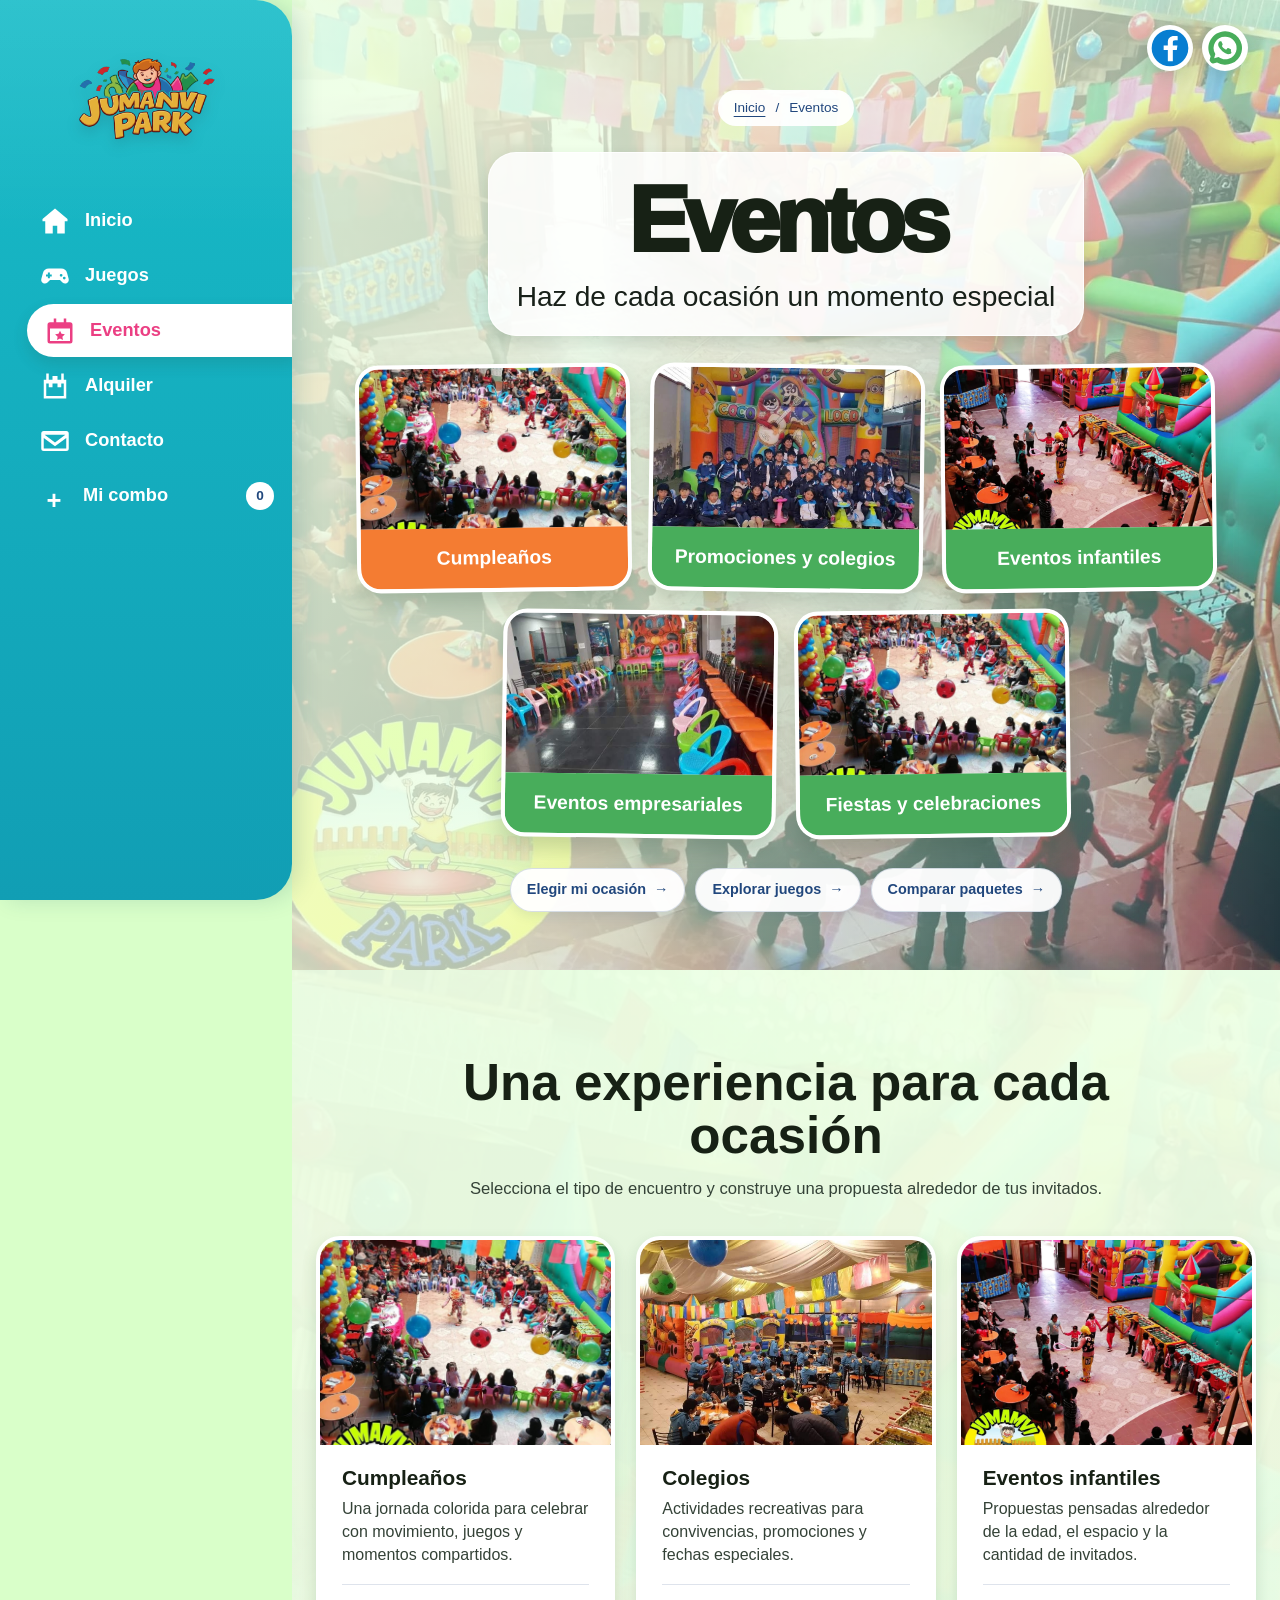
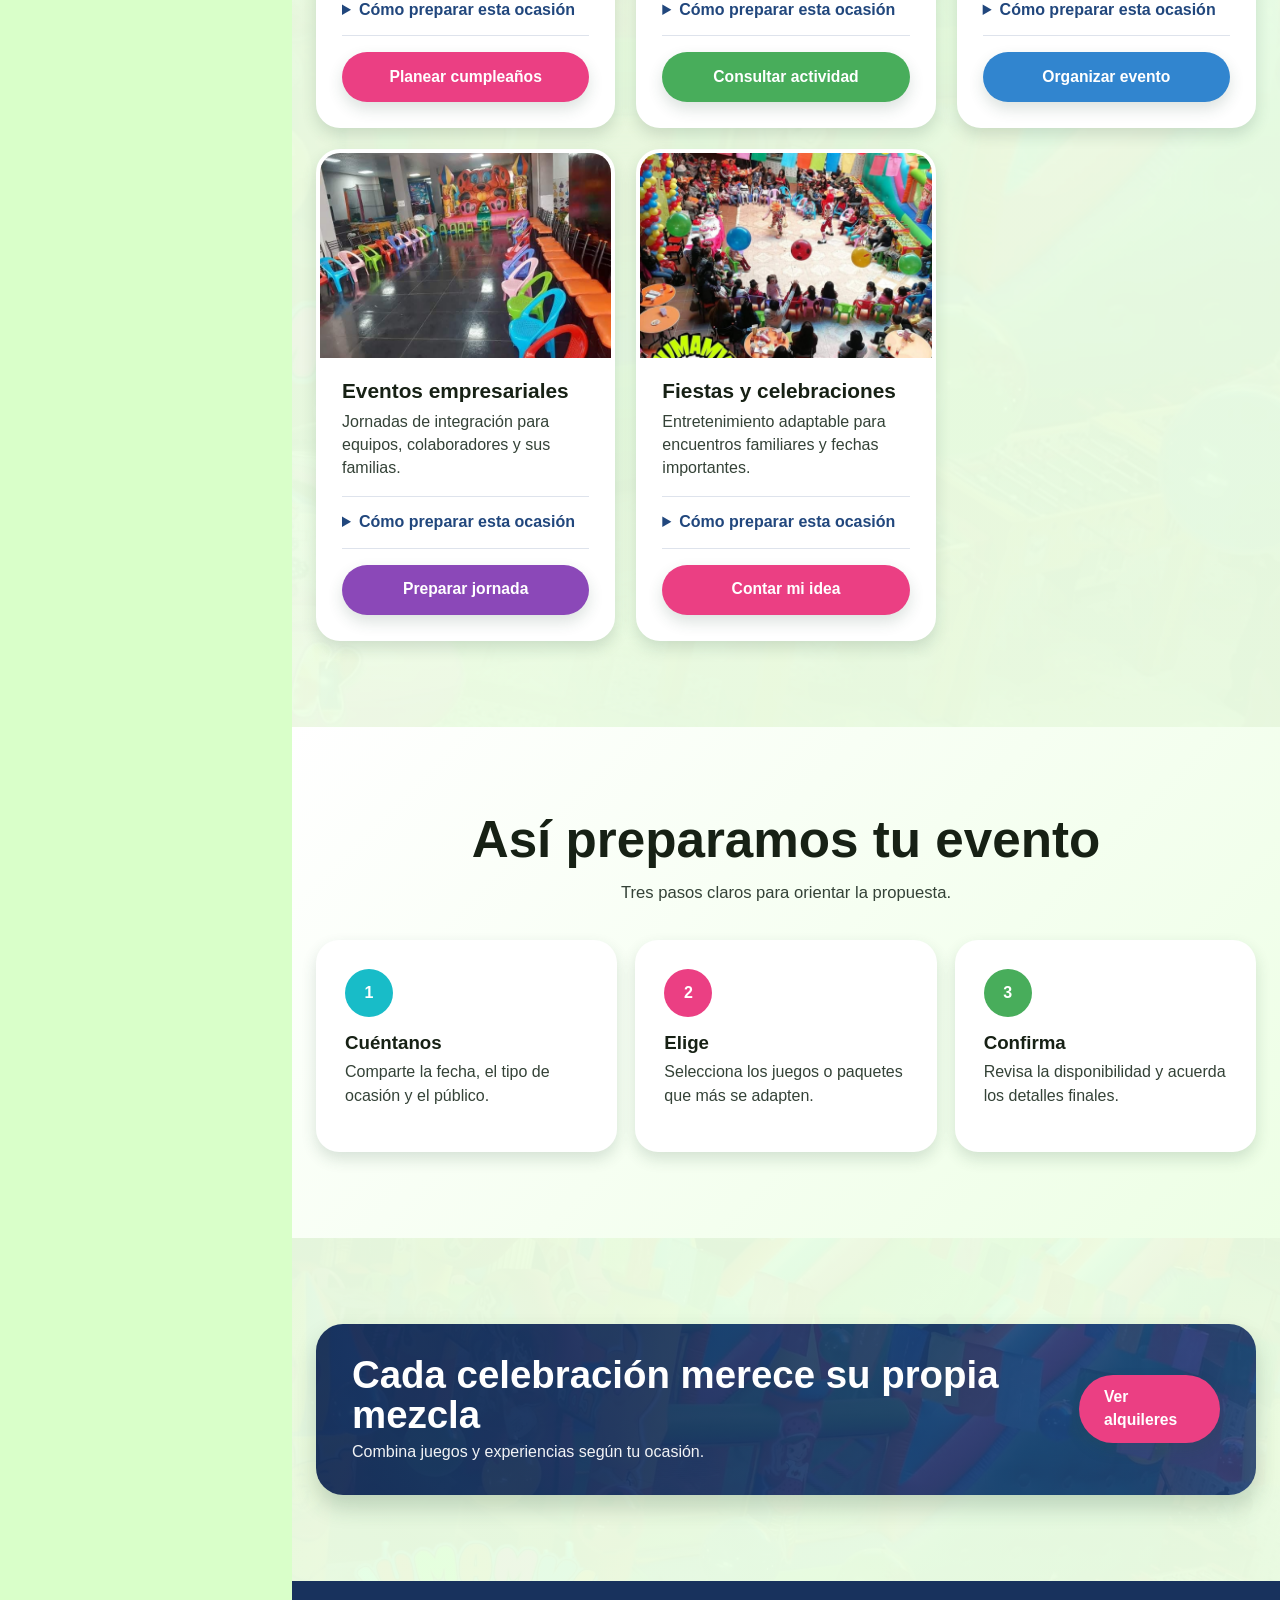
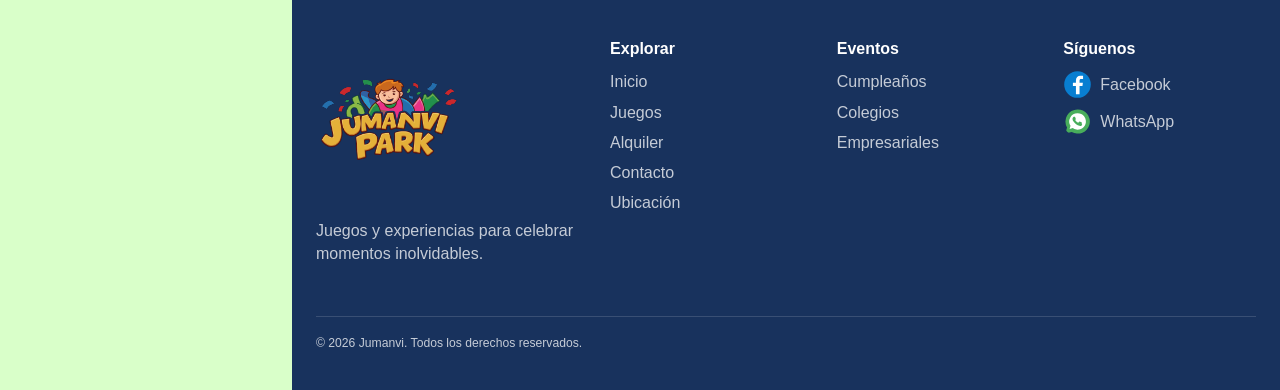
<file: eventos.html>
<!-- Indica al navegador que este archivo es una página web actual. -->
<!doctype html>
<!-- Abre toda la página, con sus textos en español. -->
<html lang="es">
  <!-- Abre la información de la pestaña, el icono y los archivos de diseño; no es el contenido visible. -->
  <head>
    <!-- Permite mostrar correctamente las tildes, la ñ y los signos de los textos. -->
    <meta charset="utf-8">
    <!-- Ajusta la página al ancho del teléfono o de la pantalla, sin empezar alejada. -->
    <meta name="viewport" content="width=device-width, initial-scale=1">
    <!--
      Describe el sitio como «Descubre las opciones de Jumanvi para cumpleaños, colegios, empresas y
      celebraciones.» para los buscadores.
    -->
    <meta name="description" content="Descubre las opciones de Jumanvi para cumpleaños, colegios, empresas y celebraciones.">
    <!--
      Abre el nombre de la pestaña del navegador.
      El texto «Eventos | Jumanvi» es el título que muestra esa pestaña.
      La última línea termina el nombre de la pestaña.
    -->
    <title>
      Eventos | Jumanvi
    </title>
    <!-- Usa logo.svg de Jumanvi como el pequeño icono de la pestaña del navegador. -->
    <link rel="icon" href="assets/images/brand/logo.svg" type="image/svg+xml">
    <!-- Recuerda los juegos de Mi combo y prepara su lista y sus enlaces en esta página. -->
    <script src="assets/js/combo.js" defer></script>
    <!-- Aplica estilos.css a esta página: controla colores, tamaños, distribución y movimientos. -->
    <link rel="stylesheet" href="assets/css/estilos.css">
  <!-- Termina la información de la pestaña, el icono y los archivos de diseño; no es el contenido visible. -->
  </head>
  <!-- Abre todo lo que se muestra en la página Eventos. -->
  <body class="page-eventos">
    <!-- Crea el enlace «Saltar al contenido» hacia esta misma página, en el contenido principal. -->
    <a class="skip-link" href="#contenido">
      <!-- Es el texto «Saltar al contenido» del enlace que lleva a esta misma página, en el contenido principal. -->
      Saltar al contenido
    <!-- Termina el enlace «Saltar al contenido» hacia esta misma página, en el contenido principal. -->
    </a>
    <!-- Abre la cabecera: contiene el logo de Jumanvi y las opciones para recorrer el sitio. -->
    <header class="site-header">
      <!-- Crea el enlace «Ir al inicio de Jumanvi» hacia la página Inicio. -->
      <a class="brand" href="index.html" aria-label="Ir al inicio de Jumanvi">
        <!--
          Muestra «Jumanvi» desde «assets/images/brand/logo.svg». Reserva sus proporciones con 303 de ancho y 166
          de alto; el diseño adapta su tamaño.
        -->
        <img src="assets/images/brand/logo.svg" alt="Jumanvi" width="303" height="166">
      <!-- Termina el enlace «Ir al inicio de Jumanvi» hacia la página Inicio. -->
      </a>
      <!-- Abre los controles del menú. -->
      <div class="navigation">
        <!-- Guarda si el menú móvil está abierto o cerrado; el botón «Menú» cambia este control. -->
        <input class="menu-toggle" id="menu-toggle" type="checkbox" aria-label="Abrir o cerrar el menú" aria-controls="menu-panel">
        <!-- Presenta el botón visible «Menú», que abre o cierra las opciones en móvil. -->
        <label class="menu-button" for="menu-toggle">
          <!-- Escribe «Menú» junto al campo o control que corresponde. -->
          Menú
        <!-- Termina el botón visible «Menú», que abre o cierra las opciones en móvil. -->
        </label>
        <!-- Abre el panel de opciones del menú. -->
        <div class="menu-panel" id="menu-panel">
          <!-- Abre el menú Inicio, Juegos, Eventos, Alquiler y Contacto. -->
          <nav class="primary-nav" aria-label="Navegación principal">
            <!-- Crea el enlace «Inicio» hacia la página Inicio. -->
            <a href="index.html">
              <!-- Presenta el dibujo de Inicio. -->
              <span class="menu-icon menu-icon--inicio">
              <!-- Termina el dibujo de Inicio. -->
              </span>
              <!-- Es el texto «Inicio» del enlace que lleva a la página Inicio. -->
              Inicio
            <!-- Termina el enlace «Inicio» hacia la página Inicio. -->
            </a>
            <!-- Crea el enlace «Juegos» hacia la página Juegos. -->
            <a href="juegos.html">
              <!-- Presenta el dibujo de Juegos. -->
              <span class="menu-icon menu-icon--juegos">
              <!-- Termina el dibujo de Juegos. -->
              </span>
              <!-- Es el texto «Juegos» del enlace que lleva a la página Juegos. -->
              Juegos
            <!-- Termina el enlace «Juegos» hacia la página Juegos. -->
            </a>
            <!-- Crea el enlace «Eventos» hacia la página Eventos. Lo marca como la página que está abierta. -->
            <a href="eventos.html" aria-current="page">
              <!-- Presenta el dibujo de Eventos. -->
              <span class="menu-icon menu-icon--eventos">
              <!-- Termina el dibujo de Eventos. -->
              </span>
              <!-- Es el texto «Eventos» del enlace que lleva a la página Eventos. -->
              Eventos
            <!-- Termina el enlace «Eventos» hacia la página Eventos. -->
            </a>
            <!-- Crea el enlace «Alquiler» hacia la página Alquiler. -->
            <a href="alquiler.html">
              <!-- Presenta el dibujo de Alquiler. -->
              <span class="menu-icon menu-icon--alquiler">
              <!-- Termina el dibujo de Alquiler. -->
              </span>
              <!-- Es el texto «Alquiler» del enlace que lleva a la página Alquiler. -->
              Alquiler
            <!-- Termina el enlace «Alquiler» hacia la página Alquiler. -->
            </a>
            <!-- Crea el enlace «Contacto» hacia la página Contacto. -->
            <a href="contacto.html">
              <!-- Presenta el dibujo de Contacto. -->
              <span class="menu-icon menu-icon--contacto">
              <!-- Termina el dibujo de Contacto. -->
              </span>
              <!-- Es el texto «Contacto» del enlace que lleva a la página Contacto. -->
              Contacto
            <!-- Termina el enlace «Contacto» hacia la página Contacto. -->
            </a>
            <!-- Abre la página Mi combo conservando los juegos y cantidades elegidos. -->
            <a class="combo-nav" href="combo.html" data-combo-link>
              <!-- Abre el signo de suma junto al nombre Mi combo. -->
              <span class="combo-nav__symbol" aria-hidden="true">
                <!-- Muestra el texto «+». -->
                +
              <!-- Termina el signo de suma junto al nombre Mi combo. -->
              </span>
              <!-- Muestra el texto «Mi combo». -->
              Mi combo
              <!-- Abre el contador de unidades elegidas. -->
              <span class="combo-count" data-combo-count aria-label="0 unidades seleccionadas">
                <!-- Muestra el texto «0». -->
                0
              <!-- Termina el contador de unidades elegidas. -->
              </span>
            <!-- Termina el acceso a Mi combo con el número de unidades elegidas. -->
            </a>
          <!-- Termina el menú y el acceso a Mi combo. -->
          </nav>
        <!-- Termina el panel de opciones del menú. -->
        </div>
      <!-- Termina los controles del menú. -->
      </div>
    <!-- Termina la cabecera: contiene el logo de Jumanvi y las opciones para recorrer el sitio. -->
    </header>
    <!-- Abre los accesos flotantes de Facebook y WhatsApp. -->
    <div class="floating-socials" aria-label="Redes sociales">
      <!--
        Crea el enlace «Facebook» hacia la página de Facebook de Jumanvi. Lo abre en otra pestaña sin dar acceso a
        esta página.
      -->
      <a class="social-link" href="https://www.facebook.com/share/14ofRNHxwtY/" target="_blank" rel="noopener noreferrer" aria-label="Facebook">
        <!--
          Muestra «el símbolo de Facebook» desde «assets/icons/facebook.svg». Reserva sus proporciones con 48 de
          ancho y 48 de alto; el diseño adapta su tamaño.
        -->
        <img src="assets/icons/facebook.svg" alt="" width="48" height="48">
      <!-- Termina el enlace «Facebook» hacia la página de Facebook de Jumanvi. -->
      </a>
      <!--
        Crea el enlace «WhatsApp» hacia WhatsApp de Jumanvi, al número 73835908. Lo abre en otra pestaña sin dar
        acceso a esta página.
      -->
      <a class="social-link" href="https://wa.me/59173835908" target="_blank" rel="noopener noreferrer" aria-label="WhatsApp">
        <!--
          Muestra «el símbolo de WhatsApp» desde «assets/icons/whatsapp.svg». Reserva sus proporciones con 48 de
          ancho y 48 de alto; el diseño adapta su tamaño.
        -->
        <img src="assets/icons/whatsapp.svg" alt="" width="48" height="48">
      <!-- Termina el enlace «WhatsApp» hacia WhatsApp de Jumanvi, al número 73835908. -->
      </a>
    <!-- Termina los accesos flotantes de Facebook y WhatsApp. -->
    </div>
    <!-- Abre la parte principal de esta página; el enlace «Saltar al contenido» llega hasta aquí. -->
    <main class="site-main" id="contenido">
      <!-- Abre el apartado «Eventos». -->
      <section class="screen">
        <!-- Abre el contenido de la presentación inicial. -->
        <div class="screen-inner">
          <!-- Abre la ruta que indica en qué página estás. -->
          <nav class="breadcrumbs" aria-label="Ubicación actual">
            <!-- Crea el enlace «Inicio» hacia la página Inicio. -->
            <a href="index.html">
              <!-- Es el texto «Inicio» del enlace que lleva a la página Inicio. -->
              Inicio
            <!-- Termina el enlace «Inicio» hacia la página Inicio. -->
            </a>
            <!-- Presenta la parte del texto «/». -->
            <span aria-hidden="true">
              <!-- Muestra «/» dentro de la parte del texto «/». -->
              /
            <!-- Termina la parte del texto «/». -->
            </span>
            <!-- Presenta la parte del texto «Eventos». -->
            <span aria-current="page">
              <!-- Muestra «Eventos» dentro de la parte del texto «Eventos». -->
              Eventos
            <!-- Termina la parte del texto «Eventos». -->
            </span>
          <!-- Termina la ruta que indica en qué página estás. -->
          </nav>
          <!-- Abre el recuadro del título y su descripción. -->
          <div class="screen-header">
            <!-- Presenta el título principal «Eventos». -->
            <h1 class="screen-title">
              <!-- Muestra «Eventos» dentro del título principal «Eventos». -->
              Eventos
            <!-- Termina el título principal «Eventos». -->
            </h1>
            <!-- Presenta la frase bajo el título principal. -->
            <p class="screen-subtitle">
              <!-- Muestra «Haz de cada ocasión un momento especial» dentro de la frase bajo el título principal. -->
              Haz de cada ocasión un momento especial
            <!-- Termina la frase bajo el título principal. -->
            </p>
          <!-- Termina el recuadro del título y su descripción. -->
          </div>
          <!-- Abre las tarjetas iniciales de eventos. -->
          <div class="visual-grid events-grid">
            <!-- Crea el enlace «Cumpleaños» hacia esta misma página, en «cumpleanos». -->
            <a class="visual-card tone-orange" href="#cumpleanos">
              <!-- Muestra la fotografía real: Familias en una celebración infantil con animación y juegos. El archivo conserva su contenido original. -->
              <img class="photo-original" src="assets/images/events/cumpleanos/celebracion-infantil-con-animacion.jpeg" alt="Familias en una celebración infantil con animación y juegos" width="1200" height="1600">
              <!-- Presenta el nombre «Cumpleaños» sobre la imagen de esta tarjeta. -->
              <span class="card-label">
                <!-- Muestra «Cumpleaños» dentro del nombre «Cumpleaños» sobre la imagen de esta tarjeta. -->
                Cumpleaños
              <!-- Termina el nombre «Cumpleaños» sobre la imagen de esta tarjeta. -->
              </span>
            <!-- Termina el enlace «Cumpleaños» hacia esta misma página, en «cumpleanos». -->
            </a>
            <!-- Crea el enlace «Promociones y colegios» hacia esta misma página, en «colegios». -->
            <a class="visual-card tone-green" href="#colegios">
              <!-- Muestra la fotografía real: Grupo escolar frente a un inflable de Jumanvi. El archivo conserva su contenido original. -->
              <img class="photo-original" src="assets/images/events/colegios/visita-escolar-inflable.jpeg" alt="Grupo escolar frente a un inflable de Jumanvi" width="960" height="664">
              <!-- Presenta el nombre «Promociones y colegios» sobre la imagen de esta tarjeta. -->
              <span class="card-label">
                <!--
                  Muestra «Promociones y colegios» dentro del nombre «Promociones y colegios» sobre la imagen de
                  esta tarjeta.
                -->
                Promociones y colegios
              <!-- Termina el nombre «Promociones y colegios» sobre la imagen de esta tarjeta. -->
              </span>
            <!-- Termina el enlace «Promociones y colegios» hacia esta misma página, en «colegios». -->
            </a>
            <!-- Crea el enlace «Eventos infantiles» hacia esta misma página, en «infantiles». -->
            <a class="visual-card tone-green" href="#infantiles">
              <!-- Muestra la fotografía real: Actividad infantil en grupo junto a inflables y futbolines de Jumanvi. El archivo conserva su contenido original. -->
              <img class="photo-original" src="assets/images/events/infantiles/actividad-infantil-con-juegos.jpeg" alt="Actividad infantil en grupo junto a inflables y futbolines de Jumanvi" width="1600" height="1493">
              <!-- Presenta el nombre «Eventos infantiles» sobre la imagen de esta tarjeta. -->
              <span class="card-label">
                <!--
                  Muestra «Eventos infantiles» dentro del nombre «Eventos infantiles» sobre la imagen de esta
                  tarjeta.
                -->
                Eventos infantiles
              <!-- Termina el nombre «Eventos infantiles» sobre la imagen de esta tarjeta. -->
              </span>
            <!-- Termina el enlace «Eventos infantiles» hacia esta misma página, en «infantiles». -->
            </a>
            <!-- Crea el enlace «Eventos empresariales» hacia esta misma página, en «empresariales». -->
            <a class="visual-card tone-green" href="#empresariales">
              <!-- Muestra la fotografía real: Salón preparado con sillas de colores, un inflable y una cama elástica. El archivo conserva su contenido original. -->
              <img class="photo-original" src="assets/images/events/celebraciones/salon-preparado-con-juegos.jpeg" alt="Salón preparado con sillas de colores, un inflable y una cama elástica" width="720" height="540">
              <!-- Presenta el nombre «Eventos empresariales» sobre la imagen de esta tarjeta. -->
              <span class="card-label">
                <!--
                  Muestra «Eventos empresariales» dentro del nombre «Eventos empresariales» sobre la imagen de
                  esta tarjeta.
                -->
                Eventos empresariales
              <!-- Termina el nombre «Eventos empresariales» sobre la imagen de esta tarjeta. -->
              </span>
            <!-- Termina el enlace «Eventos empresariales» hacia esta misma página, en «empresariales». -->
            </a>
            <!-- Crea el enlace «Fiestas y celebraciones» hacia esta misma página, en «celebraciones». -->
            <a class="visual-card tone-green" href="#celebraciones">
              <!-- Muestra la fotografía real: Familias en una celebración infantil con animación y juegos. El archivo conserva su contenido original. -->
              <img class="photo-original" src="assets/images/events/cumpleanos/celebracion-infantil-con-animacion.jpeg" alt="Familias en una celebración infantil con animación y juegos" width="1200" height="1600">
              <!-- Presenta el nombre «Fiestas y celebraciones» sobre la imagen de esta tarjeta. -->
              <span class="card-label">
                <!--
                  Muestra «Fiestas y celebraciones» dentro del nombre «Fiestas y celebraciones» sobre la imagen de
                  esta tarjeta.
                -->
                Fiestas y celebraciones
              <!-- Termina el nombre «Fiestas y celebraciones» sobre la imagen de esta tarjeta. -->
              </span>
            <!-- Termina el enlace «Fiestas y celebraciones» hacia esta misma página, en «celebraciones». -->
            </a>
          <!-- Termina las tarjetas iniciales de eventos. -->
          </div>
          <!-- Abre los accesos a secciones de la presentación. -->
          <nav class="section-nav" aria-label="Explorar eventos">
            <!-- Crea el enlace «Elegir mi ocasión» hacia esta misma página, en «titulo eventos». -->
            <a href="#titulo-eventos">
              <!-- Es el texto «Elegir mi ocasión» del enlace que lleva a esta misma página, en «titulo eventos». -->
              Elegir mi ocasión
              <!-- Presenta la parte del texto «→». -->
              <span aria-hidden="true">
                <!-- Muestra una flecha para acompañar la acción de la parte del texto «→». -->
                →
              <!-- Termina la parte del texto «→». -->
              </span>
            <!-- Termina el enlace «Elegir mi ocasión» hacia esta misma página, en «titulo eventos». -->
            </a>
            <!-- Crea el enlace «Explorar juegos» hacia la página Juegos. -->
            <a href="juegos.html">
              <!-- Es el texto «Explorar juegos» del enlace que lleva a la página Juegos. -->
              Explorar juegos
              <!-- Presenta la parte del texto «→». -->
              <span aria-hidden="true">
                <!-- Muestra una flecha para acompañar la acción de la parte del texto «→». -->
                →
              <!-- Termina la parte del texto «→». -->
              </span>
            <!-- Termina el enlace «Explorar juegos» hacia la página Juegos. -->
            </a>
            <!-- Crea el enlace «Comparar paquetes» hacia la página Alquiler, en los paquetes. -->
            <a href="alquiler.html#paquetes">
              <!-- Es el texto «Comparar paquetes» del enlace que lleva a la página Alquiler, en los paquetes. -->
              Comparar paquetes
              <!-- Presenta la parte del texto «→». -->
              <span aria-hidden="true">
                <!-- Muestra una flecha para acompañar la acción de la parte del texto «→». -->
                →
              <!-- Termina la parte del texto «→». -->
              </span>
            <!-- Termina el enlace «Comparar paquetes» hacia la página Alquiler, en los paquetes. -->
            </a>
          <!-- Termina los accesos a secciones de la presentación. -->
          </nav>
        <!-- Termina el contenido de la presentación inicial. -->
        </div>
      <!-- Termina el apartado «Eventos». -->
      </section>
      <!-- Abre el apartado «Una experiencia para cada ocasión». -->
      <section class="content-section" aria-labelledby="titulo-eventos">
        <!-- Abre el bloque de contenido centrado. -->
        <div class="container">
          <!-- Abre el título y la introducción de una sección. -->
          <div class="section-heading">
            <!-- Presenta el título del apartado «Una experiencia para cada ocasión». -->
            <h2 id="titulo-eventos">
              <!--
                Muestra «Una experiencia para cada ocasión» dentro del título del apartado «Una experiencia para
                cada ocasión».
              -->
              Una experiencia para cada ocasión
            <!-- Termina el título del apartado «Una experiencia para cada ocasión». -->
            </h2>
            <!--
              Presenta el párrafo «Selecciona el tipo de encuentro y construye una propuesta alrededor de tus
              invitados.».
            -->
            <p>
              <!--
                Muestra «Selecciona el tipo de encuentro y construye una propuesta alrededor de tus invitados.»
                dentro del párrafo «Selecciona el tipo de encuentro y construye una propuesta alrededor de tus
                invitados.».
              -->
              Selecciona el tipo de encuentro y construye una propuesta alrededor de tus invitados.
            <!--
              Termina el párrafo «Selecciona el tipo de encuentro y construye una propuesta alrededor de tus
              invitados.».
            -->
            </p>
          <!-- Termina el título y la introducción de una sección. -->
          </div>
          <!-- Abre el conjunto de tarjetas informativas. -->
          <div class="detail-grid">
            <!-- Abre la tarjeta «Cumpleaños». -->
            <article class="detail-card" id="cumpleanos">
              <!-- Muestra la fotografía real: Familias en una celebración infantil con animación y juegos. El archivo conserva su contenido original. -->
              <img class="photo-original" src="assets/images/events/cumpleanos/celebracion-infantil-con-animacion.jpeg" alt="Familias en una celebración infantil con animación y juegos" width="1200" height="1600" loading="lazy">
              <!-- Abre la descripción y el botón de «Cumpleaños». -->
              <div class="detail-card__body">
                <!-- Presenta el título «Cumpleaños». -->
                <h3>
                  <!-- Muestra «Cumpleaños» dentro del título «Cumpleaños». -->
                  Cumpleaños
                <!-- Termina el título «Cumpleaños». -->
                </h3>
                <!--
                  Presenta el párrafo «Una jornada colorida para celebrar con movimiento, juegos y momentos
                  compartidos.».
                -->
                <p>
                  <!--
                    Muestra «Una jornada colorida para celebrar con movimiento, juegos y momentos compartidos.»
                    dentro del párrafo «Una jornada colorida para celebrar con movimiento, juegos y momentos
                    compartidos.».
                  -->
                  Una jornada colorida para celebrar con movimiento, juegos y momentos compartidos.
                <!--
                  Termina el párrafo «Una jornada colorida para celebrar con movimiento, juegos y momentos
                  compartidos.».
                -->
                </p>
                <!--
                  Abre la explicación de «Cómo preparar esta ocasión», que se abre y se cierra al pulsar esa
                  pregunta.
                -->
                <details class="card-details">
                  <!-- Presenta la pregunta «Cómo preparar esta ocasión» que permite abrir o cerrar su explicación. -->
                  <summary>
                    <!--
                      Muestra «Cómo preparar esta ocasión» dentro de la pregunta «Cómo preparar esta ocasión» que
                      permite abrir o cerrar su explicación.
                    -->
                    Cómo preparar esta ocasión
                  <!-- Termina la pregunta «Cómo preparar esta ocasión» que permite abrir o cerrar su explicación. -->
                  </summary>
                  <!--
                    Presenta el párrafo «Indica la edad del festejado, la cantidad de invitados y el lugar.
                    Podemos orientar la elección entre juegos activos y activ…».
                  -->
                  <p>
                    <!--
                      Muestra «Indica la edad del festejado, la cantidad de invitados y el lugar. Podemos orientar
                      la elección entre juegos activos y activ…» dentro del párrafo «Indica la edad del festejado,
                      la cantidad de invitados y el lugar. Podemos orientar la elección entre juegos activos y
                      activ…».
                    -->
                    Indica la edad del festejado, la cantidad de invitados y el lugar. Podemos orientar la elección entre juegos activos y actividades tranquilas.
                  <!--
                    Termina el párrafo «Indica la edad del festejado, la cantidad de invitados y el lugar. Podemos
                    orientar la elección entre juegos activos y activ…».
                  -->
                  </p>
                <!--
                  Termina la explicación de «Cómo preparar esta ocasión», que se abre y se cierra al pulsar esa
                  pregunta.
                -->
                </details>
                <!--
                  Crea el enlace «Planear cumpleaños» hacia la página Contacto con el servicio elegido para la
                  consulta.
                -->
                <a class="button" href="contacto.html?interes=evento-cumpleanos&amp;evento=Cumplea%C3%B1os#formulario">
                  <!--
                    Es el texto «Planear cumpleaños» del enlace que lleva a la página Contacto con el servicio
                    elegido para la consulta.
                  -->
                  Planear cumpleaños
                <!--
                  Termina el enlace «Planear cumpleaños» hacia la página Contacto con el servicio elegido para la
                  consulta.
                -->
                </a>
              <!-- Termina la descripción y el botón de «Cumpleaños». -->
              </div>
            <!-- Termina la tarjeta «Cumpleaños». -->
            </article>
            <!-- Abre la tarjeta «Colegios». -->
            <article class="detail-card" id="colegios">
              <!-- Muestra la fotografía real: Niños reunidos en una jornada escolar junto a inflables y futbolines. El archivo conserva su contenido original. -->
              <img class="photo-original" src="assets/images/events/colegios/jornada-escolar-con-juegos.jpeg" alt="Niños reunidos en una jornada escolar junto a inflables y futbolines" width="1080" height="810" loading="lazy">
              <!-- Abre la descripción y el botón de «Colegios». -->
              <div class="detail-card__body">
                <!-- Presenta el título «Colegios». -->
                <h3>
                  <!-- Muestra «Colegios» dentro del título «Colegios». -->
                  Colegios
                <!-- Termina el título «Colegios». -->
                </h3>
                <!--
                  Presenta el párrafo «Actividades recreativas para convivencias, promociones y fechas
                  especiales.».
                -->
                <p>
                  <!--
                    Muestra «Actividades recreativas para convivencias, promociones y fechas especiales.» dentro
                    del párrafo «Actividades recreativas para convivencias, promociones y fechas especiales.».
                  -->
                  Actividades recreativas para convivencias, promociones y fechas especiales.
                <!--
                  Termina el párrafo «Actividades recreativas para convivencias, promociones y fechas
                  especiales.».
                -->
                </p>
                <!--
                  Abre la explicación de «Cómo preparar esta ocasión», que se abre y se cierra al pulsar esa
                  pregunta.
                -->
                <details class="card-details">
                  <!-- Presenta la pregunta «Cómo preparar esta ocasión» que permite abrir o cerrar su explicación. -->
                  <summary>
                    <!--
                      Muestra «Cómo preparar esta ocasión» dentro de la pregunta «Cómo preparar esta ocasión» que
                      permite abrir o cerrar su explicación.
                    -->
                    Cómo preparar esta ocasión
                  <!-- Termina la pregunta «Cómo preparar esta ocasión» que permite abrir o cerrar su explicación. -->
                  </summary>
                  <!--
                    Presenta el párrafo «Comparte los cursos, las edades y la duración de la jornada. La selección
                    se puede organizar por grupos y turnos.».
                  -->
                  <p>
                    <!--
                      Muestra «Comparte los cursos, las edades y la duración de la jornada. La selección se puede
                      organizar por grupos y turnos.» dentro del párrafo «Comparte los cursos, las edades y la
                      duración de la jornada. La selección se puede organizar por grupos y turnos.».
                    -->
                    Comparte los cursos, las edades y la duración de la jornada. La selección se puede organizar por grupos y turnos.
                  <!--
                    Termina el párrafo «Comparte los cursos, las edades y la duración de la jornada. La selección
                    se puede organizar por grupos y turnos.».
                  -->
                  </p>
                <!--
                  Termina la explicación de «Cómo preparar esta ocasión», que se abre y se cierra al pulsar esa
                  pregunta.
                -->
                </details>
                <!--
                  Crea el enlace «Consultar actividad» hacia la página Contacto con el servicio elegido para la
                  consulta.
                -->
                <a class="button button--green" href="contacto.html?interes=evento-colegios&amp;evento=Evento%20escolar#formulario">
                  <!--
                    Es el texto «Consultar actividad» del enlace que lleva a la página Contacto con el servicio
                    elegido para la consulta.
                  -->
                  Consultar actividad
                <!--
                  Termina el enlace «Consultar actividad» hacia la página Contacto con el servicio elegido para la
                  consulta.
                -->
                </a>
              <!-- Termina la descripción y el botón de «Colegios». -->
              </div>
            <!-- Termina la tarjeta «Colegios». -->
            </article>
            <!-- Abre la tarjeta «Eventos infantiles». -->
            <article class="detail-card" id="infantiles">
              <!-- Muestra la fotografía real: Actividad infantil en grupo junto a inflables y futbolines de Jumanvi. El archivo conserva su contenido original. -->
              <img class="photo-original" src="assets/images/events/infantiles/actividad-infantil-con-juegos.jpeg" alt="Actividad infantil en grupo junto a inflables y futbolines de Jumanvi" width="1600" height="1493" loading="lazy">
              <!-- Abre la descripción y el botón de «Eventos infantiles». -->
              <div class="detail-card__body">
                <!-- Presenta el título «Eventos infantiles». -->
                <h3>
                  <!-- Muestra «Eventos infantiles» dentro del título «Eventos infantiles». -->
                  Eventos infantiles
                <!-- Termina el título «Eventos infantiles». -->
                </h3>
                <!--
                  Presenta el párrafo «Propuestas pensadas alrededor de la edad, el espacio y la cantidad de
                  invitados.».
                -->
                <p>
                  <!--
                    Muestra «Propuestas pensadas alrededor de la edad, el espacio y la cantidad de invitados.»
                    dentro del párrafo «Propuestas pensadas alrededor de la edad, el espacio y la cantidad de
                    invitados.».
                  -->
                  Propuestas pensadas alrededor de la edad, el espacio y la cantidad de invitados.
                <!--
                  Termina el párrafo «Propuestas pensadas alrededor de la edad, el espacio y la cantidad de
                  invitados.».
                -->
                </p>
                <!--
                  Abre la explicación de «Cómo preparar esta ocasión», que se abre y se cierra al pulsar esa
                  pregunta.
                -->
                <details class="card-details">
                  <!-- Presenta la pregunta «Cómo preparar esta ocasión» que permite abrir o cerrar su explicación. -->
                  <summary>
                    <!--
                      Muestra «Cómo preparar esta ocasión» dentro de la pregunta «Cómo preparar esta ocasión» que
                      permite abrir o cerrar su explicación.
                    -->
                    Cómo preparar esta ocasión
                  <!-- Termina la pregunta «Cómo preparar esta ocasión» que permite abrir o cerrar su explicación. -->
                  </summary>
                  <!--
                    Presenta el párrafo «Describe las edades y el espacio de juego. Te ayudaremos a elegir
                    atracciones adecuadas al público y al lugar.».
                  -->
                  <p>
                    <!--
                      Muestra «Describe las edades y el espacio de juego. Te ayudaremos a elegir atracciones
                      adecuadas al público y al lugar.» dentro del párrafo «Describe las edades y el espacio de
                      juego. Te ayudaremos a elegir atracciones adecuadas al público y al lugar.».
                    -->
                    Describe las edades y el espacio de juego. Te ayudaremos a elegir atracciones adecuadas al público y al lugar.
                  <!--
                    Termina el párrafo «Describe las edades y el espacio de juego. Te ayudaremos a elegir
                    atracciones adecuadas al público y al lugar.».
                  -->
                  </p>
                <!--
                  Termina la explicación de «Cómo preparar esta ocasión», que se abre y se cierra al pulsar esa
                  pregunta.
                -->
                </details>
                <!--
                  Crea el enlace «Organizar evento» hacia la página Contacto con el servicio elegido para la
                  consulta.
                -->
                <a class="button button--blue" href="contacto.html?interes=evento-infantiles&amp;evento=Evento%20infantil#formulario">
                  <!--
                    Es el texto «Organizar evento» del enlace que lleva a la página Contacto con el servicio
                    elegido para la consulta.
                  -->
                  Organizar evento
                <!--
                  Termina el enlace «Organizar evento» hacia la página Contacto con el servicio elegido para la
                  consulta.
                -->
                </a>
              <!-- Termina la descripción y el botón de «Eventos infantiles». -->
              </div>
            <!-- Termina la tarjeta «Eventos infantiles». -->
            </article>
            <!-- Abre la tarjeta «Eventos empresariales». -->
            <article class="detail-card" id="empresariales">
              <!-- Muestra la fotografía real: Salón preparado con sillas de colores, un inflable y una cama elástica. El archivo conserva su contenido original. -->
              <img class="photo-original" src="assets/images/events/celebraciones/salon-preparado-con-juegos.jpeg" alt="Salón preparado con sillas de colores, un inflable y una cama elástica" width="720" height="540" loading="lazy">
              <!-- Abre la descripción y el botón de «Eventos empresariales». -->
              <div class="detail-card__body">
                <!-- Presenta el título «Eventos empresariales». -->
                <h3>
                  <!-- Muestra «Eventos empresariales» dentro del título «Eventos empresariales». -->
                  Eventos empresariales
                <!-- Termina el título «Eventos empresariales». -->
                </h3>
                <!-- Presenta el párrafo «Jornadas de integración para equipos, colaboradores y sus familias.». -->
                <p>
                  <!--
                    Muestra «Jornadas de integración para equipos, colaboradores y sus familias.» dentro del
                    párrafo «Jornadas de integración para equipos, colaboradores y sus familias.».
                  -->
                  Jornadas de integración para equipos, colaboradores y sus familias.
                <!-- Termina el párrafo «Jornadas de integración para equipos, colaboradores y sus familias.». -->
                </p>
                <!--
                  Abre la explicación de «Cómo preparar esta ocasión», que se abre y se cierra al pulsar esa
                  pregunta.
                -->
                <details class="card-details">
                  <!-- Presenta la pregunta «Cómo preparar esta ocasión» que permite abrir o cerrar su explicación. -->
                  <summary>
                    <!--
                      Muestra «Cómo preparar esta ocasión» dentro de la pregunta «Cómo preparar esta ocasión» que
                      permite abrir o cerrar su explicación.
                    -->
                    Cómo preparar esta ocasión
                  <!-- Termina la pregunta «Cómo preparar esta ocasión» que permite abrir o cerrar su explicación. -->
                  </summary>
                  <!--
                    Presenta el párrafo «Indica si la jornada será para colaboradores, familias o ambos. Comparte
                    el aforo y el horario para orientar la propuesta.».
                  -->
                  <p>
                    <!--
                      Muestra «Indica si la jornada será para colaboradores, familias o ambos. Comparte el aforo y
                      el horario para orientar la propuesta.» dentro del párrafo «Indica si la jornada será para
                      colaboradores, familias o ambos. Comparte el aforo y el horario para orientar la
                      propuesta.».
                    -->
                    Indica si la jornada será para colaboradores, familias o ambos. Comparte el aforo y el horario para orientar la propuesta.
                  <!--
                    Termina el párrafo «Indica si la jornada será para colaboradores, familias o ambos. Comparte
                    el aforo y el horario para orientar la propuesta.».
                  -->
                  </p>
                <!--
                  Termina la explicación de «Cómo preparar esta ocasión», que se abre y se cierra al pulsar esa
                  pregunta.
                -->
                </details>
                <!--
                  Crea el enlace «Preparar jornada» hacia la página Contacto con el servicio elegido para la
                  consulta.
                -->
                <a class="button button--violet" href="contacto.html?interes=evento-empresariales&amp;evento=Evento%20empresarial#formulario">
                  <!--
                    Es el texto «Preparar jornada» del enlace que lleva a la página Contacto con el servicio
                    elegido para la consulta.
                  -->
                  Preparar jornada
                <!--
                  Termina el enlace «Preparar jornada» hacia la página Contacto con el servicio elegido para la
                  consulta.
                -->
                </a>
              <!-- Termina la descripción y el botón de «Eventos empresariales». -->
              </div>
            <!-- Termina la tarjeta «Eventos empresariales». -->
            </article>
            <!-- Abre la tarjeta «Fiestas y celebraciones». -->
            <article class="detail-card" id="celebraciones">
              <!-- Muestra la fotografía real: Familias en una celebración infantil con animación y juegos. El archivo conserva su contenido original. -->
              <img class="photo-original" src="assets/images/events/cumpleanos/celebracion-infantil-con-animacion.jpeg" alt="Familias en una celebración infantil con animación y juegos" width="1200" height="1600" loading="lazy">
              <!-- Abre la descripción y el botón de «Fiestas y celebraciones». -->
              <div class="detail-card__body">
                <!-- Presenta el título «Fiestas y celebraciones». -->
                <h3>
                  <!-- Muestra «Fiestas y celebraciones» dentro del título «Fiestas y celebraciones». -->
                  Fiestas y celebraciones
                <!-- Termina el título «Fiestas y celebraciones». -->
                </h3>
                <!--
                  Presenta el párrafo «Entretenimiento adaptable para encuentros familiares y fechas
                  importantes.».
                -->
                <p>
                  <!--
                    Muestra «Entretenimiento adaptable para encuentros familiares y fechas importantes.» dentro
                    del párrafo «Entretenimiento adaptable para encuentros familiares y fechas importantes.».
                  -->
                  Entretenimiento adaptable para encuentros familiares y fechas importantes.
                <!-- Termina el párrafo «Entretenimiento adaptable para encuentros familiares y fechas importantes.». -->
                </p>
                <!--
                  Abre la explicación de «Cómo preparar esta ocasión», que se abre y se cierra al pulsar esa
                  pregunta.
                -->
                <details class="card-details">
                  <!-- Presenta la pregunta «Cómo preparar esta ocasión» que permite abrir o cerrar su explicación. -->
                  <summary>
                    <!--
                      Muestra «Cómo preparar esta ocasión» dentro de la pregunta «Cómo preparar esta ocasión» que
                      permite abrir o cerrar su explicación.
                    -->
                    Cómo preparar esta ocasión
                  <!-- Termina la pregunta «Cómo preparar esta ocasión» que permite abrir o cerrar su explicación. -->
                  </summary>
                  <!--
                    Presenta el párrafo «Cuéntanos el motivo de la reunión y las edades de tus invitados. La
                    elección puede combinar juegos para compartir y atraccio…».
                  -->
                  <p>
                    <!--
                      Muestra «Cuéntanos el motivo de la reunión y las edades de tus invitados. La elección puede
                      combinar juegos para compartir y atraccio…» dentro del párrafo «Cuéntanos el motivo de la
                      reunión y las edades de tus invitados. La elección puede combinar juegos para compartir y
                      atraccio…».
                    -->
                    Cuéntanos el motivo de la reunión y las edades de tus invitados. La elección puede combinar juegos para compartir y atracciones activas.
                  <!--
                    Termina el párrafo «Cuéntanos el motivo de la reunión y las edades de tus invitados. La
                    elección puede combinar juegos para compartir y atraccio…».
                  -->
                  </p>
                <!--
                  Termina la explicación de «Cómo preparar esta ocasión», que se abre y se cierra al pulsar esa
                  pregunta.
                -->
                </details>
                <!--
                  Crea el enlace «Contar mi idea» hacia la página Contacto con el servicio elegido para la
                  consulta.
                -->
                <a class="button" href="contacto.html?interes=evento-celebraciones&amp;evento=Fiesta%20o%20celebraci%C3%B3n#formulario">
                  <!--
                    Es el texto «Contar mi idea» del enlace que lleva a la página Contacto con el servicio elegido
                    para la consulta.
                  -->
                  Contar mi idea
                <!--
                  Termina el enlace «Contar mi idea» hacia la página Contacto con el servicio elegido para la
                  consulta.
                -->
                </a>
              <!-- Termina la descripción y el botón de «Fiestas y celebraciones». -->
              </div>
            <!-- Termina la tarjeta «Fiestas y celebraciones». -->
            </article>
          <!-- Termina el conjunto de tarjetas informativas. -->
          </div>
        <!-- Termina el bloque de contenido centrado. -->
        </div>
      <!-- Termina el apartado «Una experiencia para cada ocasión». -->
      </section>
      <!-- Abre el apartado «Así preparamos tu evento». -->
      <section class="content-section content-section--white" aria-labelledby="titulo-proceso">
        <!-- Abre el bloque de contenido centrado. -->
        <div class="container">
          <!-- Abre el título y la introducción de una sección. -->
          <div class="section-heading">
            <!-- Presenta el título del apartado «Así preparamos tu evento». -->
            <h2 id="titulo-proceso">
              <!-- Muestra «Así preparamos tu evento» dentro del título del apartado «Así preparamos tu evento». -->
              Así preparamos tu evento
            <!-- Termina el título del apartado «Así preparamos tu evento». -->
            </h2>
            <!-- Presenta el párrafo «Tres pasos claros para orientar la propuesta.». -->
            <p>
              <!--
                Muestra «Tres pasos claros para orientar la propuesta.» dentro del párrafo «Tres pasos claros para
                orientar la propuesta.».
              -->
              Tres pasos claros para orientar la propuesta.
            <!-- Termina el párrafo «Tres pasos claros para orientar la propuesta.». -->
            </p>
          <!-- Termina el título y la introducción de una sección. -->
          </div>
          <!-- Abre la fila de pasos explicativos. -->
          <div class="steps">
            <!-- Abre la tarjeta «Cuéntanos». -->
            <article class="step">
              <!-- Presenta el número de cada paso. -->
              <span class="step-number">
                <!-- Muestra «1» dentro del número de cada paso. -->
                1
              <!-- Termina el número de cada paso. -->
              </span>
              <!-- Presenta el título «Cuéntanos». -->
              <h3>
                <!-- Muestra «Cuéntanos» dentro del título «Cuéntanos». -->
                Cuéntanos
              <!-- Termina el título «Cuéntanos». -->
              </h3>
              <!-- Presenta el párrafo «Comparte la fecha, el tipo de ocasión y el público.». -->
              <p>
                <!--
                  Muestra «Comparte la fecha, el tipo de ocasión y el público.» dentro del párrafo «Comparte la
                  fecha, el tipo de ocasión y el público.».
                -->
                Comparte la fecha, el tipo de ocasión y el público.
              <!-- Termina el párrafo «Comparte la fecha, el tipo de ocasión y el público.». -->
              </p>
            <!-- Termina la tarjeta «Cuéntanos». -->
            </article>
            <!-- Abre la tarjeta «Elige». -->
            <article class="step">
              <!-- Presenta el número de cada paso. -->
              <span class="step-number">
                <!-- Muestra «2» dentro del número de cada paso. -->
                2
              <!-- Termina el número de cada paso. -->
              </span>
              <!-- Presenta el título «Elige». -->
              <h3>
                <!-- Muestra «Elige» dentro del título «Elige». -->
                Elige
              <!-- Termina el título «Elige». -->
              </h3>
              <!-- Presenta el párrafo «Selecciona los juegos o paquetes que más se adapten.». -->
              <p>
                <!--
                  Muestra «Selecciona los juegos o paquetes que más se adapten.» dentro del párrafo «Selecciona
                  los juegos o paquetes que más se adapten.».
                -->
                Selecciona los juegos o paquetes que más se adapten.
              <!-- Termina el párrafo «Selecciona los juegos o paquetes que más se adapten.». -->
              </p>
            <!-- Termina la tarjeta «Elige». -->
            </article>
            <!-- Abre la tarjeta «Confirma». -->
            <article class="step">
              <!-- Presenta el número de cada paso. -->
              <span class="step-number">
                <!-- Muestra «3» dentro del número de cada paso. -->
                3
              <!-- Termina el número de cada paso. -->
              </span>
              <!-- Presenta el título «Confirma». -->
              <h3>
                <!-- Muestra «Confirma» dentro del título «Confirma». -->
                Confirma
              <!-- Termina el título «Confirma». -->
              </h3>
              <!-- Presenta el párrafo «Revisa la disponibilidad y acuerda los detalles finales.». -->
              <p>
                <!--
                  Muestra «Revisa la disponibilidad y acuerda los detalles finales.» dentro del párrafo «Revisa la
                  disponibilidad y acuerda los detalles finales.».
                -->
                Revisa la disponibilidad y acuerda los detalles finales.
              <!-- Termina el párrafo «Revisa la disponibilidad y acuerda los detalles finales.». -->
              </p>
            <!-- Termina la tarjeta «Confirma». -->
            </article>
          <!-- Termina la fila de pasos explicativos. -->
          </div>
        <!-- Termina el bloque de contenido centrado. -->
        </div>
      <!-- Termina el apartado «Así preparamos tu evento». -->
      </section>
      <!-- Abre el apartado «Cada celebración merece su propia mezcla». -->
      <section class="content-section">
        <!-- Abre el bloque de contenido centrado. -->
        <div class="container">
          <!-- Abre el bloque que invita a preparar una celebración. -->
          <div class="cta-panel">
            <!-- Abre el bloque «Cada celebración merece su propia mezcla». -->
            <div>
              <!-- Presenta el título del apartado «Cada celebración merece su propia mezcla». -->
              <h2>
                <!--
                  Muestra «Cada celebración merece su propia mezcla» dentro del título del apartado «Cada
                  celebración merece su propia mezcla».
                -->
                Cada celebración merece su propia mezcla
              <!-- Termina el título del apartado «Cada celebración merece su propia mezcla». -->
              </h2>
              <!-- Presenta el párrafo «Combina juegos y experiencias según tu ocasión.». -->
              <p>
                <!--
                  Muestra «Combina juegos y experiencias según tu ocasión.» dentro del párrafo «Combina juegos y
                  experiencias según tu ocasión.».
                -->
                Combina juegos y experiencias según tu ocasión.
              <!-- Termina el párrafo «Combina juegos y experiencias según tu ocasión.». -->
              </p>
            <!-- Termina el bloque «Cada celebración merece su propia mezcla». -->
            </div>
            <!-- Crea el enlace «Ver alquileres» hacia la página Alquiler. -->
            <a class="button" href="alquiler.html">
              <!-- Es el texto «Ver alquileres» del enlace que lleva a la página Alquiler. -->
              Ver alquileres
            <!-- Termina el enlace «Ver alquileres» hacia la página Alquiler. -->
            </a>
          <!-- Termina el bloque que invita a preparar una celebración. -->
          </div>
        <!-- Termina el bloque de contenido centrado. -->
        </div>
      <!-- Termina el apartado «Cada celebración merece su propia mezcla». -->
      </section>
    <!-- Termina la parte principal de esta página; el enlace «Saltar al contenido» llega hasta aquí. -->
    </main>
    <!-- Abre el pie de página: reúne el logo, los enlaces, las redes sociales y los derechos de Jumanvi. -->
    <footer class="site-footer">
      <!-- Abre las columnas del pie de página. -->
      <div class="container footer-grid">
        <!-- Abre el logo y la descripción del pie de página. -->
        <div class="footer-brand">
          <!--
            Muestra «Jumanvi» desde «assets/images/brand/logo.svg». Reserva sus proporciones con 303 de ancho y
            166 de alto; el diseño adapta su tamaño.
          -->
          <img src="assets/images/brand/logo.svg" alt="Jumanvi" width="303" height="166">
          <!-- Presenta el párrafo «Juegos y experiencias para celebrar momentos inolvidables.». -->
          <p>
            <!--
              Muestra «Juegos y experiencias para celebrar momentos inolvidables.» dentro del párrafo «Juegos y
              experiencias para celebrar momentos inolvidables.».
            -->
            Juegos y experiencias para celebrar momentos inolvidables.
          <!-- Termina el párrafo «Juegos y experiencias para celebrar momentos inolvidables.». -->
          </p>
        <!-- Termina el logo y la descripción del pie de página. -->
        </div>
        <!-- Abre el bloque «Explorar». -->
        <div>
          <!-- Presenta el título del apartado «Explorar». -->
          <h2>
            <!-- Muestra «Explorar» dentro del título del apartado «Explorar». -->
            Explorar
          <!-- Termina el título del apartado «Explorar». -->
          </h2>
          <!-- Abre las listas de enlaces del pie de página. -->
          <ul class="footer-links">
            <!-- Abre la opción o característica «Inicio». -->
            <li>
              <!-- Crea el enlace «Inicio» hacia la página Inicio. -->
              <a href="index.html">
                <!-- Es el texto «Inicio» del enlace que lleva a la página Inicio. -->
                Inicio
              <!-- Termina el enlace «Inicio» hacia la página Inicio. -->
              </a>
            <!-- Termina la opción o característica «Inicio». -->
            </li>
            <!-- Abre la opción o característica «Juegos». -->
            <li>
              <!-- Crea el enlace «Juegos» hacia la página Juegos. -->
              <a href="juegos.html">
                <!-- Es el texto «Juegos» del enlace que lleva a la página Juegos. -->
                Juegos
              <!-- Termina el enlace «Juegos» hacia la página Juegos. -->
              </a>
            <!-- Termina la opción o característica «Juegos». -->
            </li>
            <!-- Abre la opción o característica «Alquiler». -->
            <li>
              <!-- Crea el enlace «Alquiler» hacia la página Alquiler. -->
              <a href="alquiler.html">
                <!-- Es el texto «Alquiler» del enlace que lleva a la página Alquiler. -->
                Alquiler
              <!-- Termina el enlace «Alquiler» hacia la página Alquiler. -->
              </a>
            <!-- Termina la opción o característica «Alquiler». -->
            </li>
            <!-- Abre la opción o característica «Contacto». -->
            <li>
              <!-- Crea el enlace «Contacto» hacia la página Contacto. -->
              <a href="contacto.html">
                <!-- Es el texto «Contacto» del enlace que lleva a la página Contacto. -->
                Contacto
              <!-- Termina el enlace «Contacto» hacia la página Contacto. -->
              </a>
            <!-- Termina la opción o característica «Contacto». -->
            </li>
            <!-- Abre la opción o característica «Ubicación». -->
            <li>
              <!-- Crea el enlace «Ubicación» hacia la página Inicio, en el mapa y la ubicación. -->
              <a href="index.html#ubicacion">
                <!-- Es el texto «Ubicación» del enlace que lleva a la página Inicio, en el mapa y la ubicación. -->
                Ubicación
              <!-- Termina el enlace «Ubicación» hacia la página Inicio, en el mapa y la ubicación. -->
              </a>
            <!-- Termina la opción o característica «Ubicación». -->
            </li>
          <!-- Termina las listas de enlaces del pie de página. -->
          </ul>
        <!-- Termina el bloque «Explorar». -->
        </div>
        <!-- Abre el bloque «Eventos». -->
        <div>
          <!-- Presenta el título del apartado «Eventos». -->
          <h2>
            <!-- Muestra «Eventos» dentro del título del apartado «Eventos». -->
            Eventos
          <!-- Termina el título del apartado «Eventos». -->
          </h2>
          <!-- Abre las listas de enlaces del pie de página. -->
          <ul class="footer-links">
            <!-- Abre la opción o característica «Cumpleaños». -->
            <li>
              <!-- Crea el enlace «Cumpleaños» hacia esta misma página, en «cumpleanos». -->
              <a href="#cumpleanos">
                <!-- Es el texto «Cumpleaños» del enlace que lleva a esta misma página, en «cumpleanos». -->
                Cumpleaños
              <!-- Termina el enlace «Cumpleaños» hacia esta misma página, en «cumpleanos». -->
              </a>
            <!-- Termina la opción o característica «Cumpleaños». -->
            </li>
            <!-- Abre la opción o característica «Colegios». -->
            <li>
              <!-- Crea el enlace «Colegios» hacia esta misma página, en «colegios». -->
              <a href="#colegios">
                <!-- Es el texto «Colegios» del enlace que lleva a esta misma página, en «colegios». -->
                Colegios
              <!-- Termina el enlace «Colegios» hacia esta misma página, en «colegios». -->
              </a>
            <!-- Termina la opción o característica «Colegios». -->
            </li>
            <!-- Abre la opción o característica «Empresariales». -->
            <li>
              <!-- Crea el enlace «Empresariales» hacia esta misma página, en «empresariales». -->
              <a href="#empresariales">
                <!-- Es el texto «Empresariales» del enlace que lleva a esta misma página, en «empresariales». -->
                Empresariales
              <!-- Termina el enlace «Empresariales» hacia esta misma página, en «empresariales». -->
              </a>
            <!-- Termina la opción o característica «Empresariales». -->
            </li>
          <!-- Termina las listas de enlaces del pie de página. -->
          </ul>
        <!-- Termina el bloque «Eventos». -->
        </div>
        <!-- Abre el bloque «Síguenos». -->
        <div>
          <!-- Presenta el título del apartado «Síguenos». -->
          <h2>
            <!-- Muestra «Síguenos» dentro del título del apartado «Síguenos». -->
            Síguenos
          <!-- Termina el título del apartado «Síguenos». -->
          </h2>
          <!-- Abre Facebook y WhatsApp en el pie de página. -->
          <div class="footer-socials">
            <!--
              Crea el enlace «Facebook» hacia la página de Facebook de Jumanvi. Lo abre en otra pestaña sin dar
              acceso a esta página.
            -->
            <a href="https://www.facebook.com/share/14ofRNHxwtY/" target="_blank" rel="noopener noreferrer">
              <!--
                Muestra «el símbolo de Facebook» desde «assets/icons/facebook.svg». Reserva sus proporciones con
                48 de ancho y 48 de alto; el diseño adapta su tamaño.
              -->
              <img src="assets/icons/facebook.svg" alt="" width="48" height="48">
              <!-- Es el texto «Facebook» del enlace que lleva a la página de Facebook de Jumanvi. -->
              Facebook
            <!-- Termina el enlace «Facebook» hacia la página de Facebook de Jumanvi. -->
            </a>
            <!--
              Crea el enlace «WhatsApp» hacia WhatsApp de Jumanvi, al número 73835908. Lo abre en otra pestaña sin
              dar acceso a esta página.
            -->
            <a href="https://wa.me/59173835908" target="_blank" rel="noopener noreferrer">
              <!--
                Muestra «el símbolo de WhatsApp» desde «assets/icons/whatsapp.svg». Reserva sus proporciones con
                48 de ancho y 48 de alto; el diseño adapta su tamaño.
              -->
              <img src="assets/icons/whatsapp.svg" alt="" width="48" height="48">
              <!-- Es el texto «WhatsApp» del enlace que lleva a WhatsApp de Jumanvi, al número 73835908. -->
              WhatsApp
            <!-- Termina el enlace «WhatsApp» hacia WhatsApp de Jumanvi, al número 73835908. -->
            </a>
          <!-- Termina Facebook y WhatsApp en el pie de página. -->
          </div>
        <!-- Termina el bloque «Síguenos». -->
        </div>
      <!-- Termina las columnas del pie de página. -->
      </div>
      <!-- Abre la línea de derechos de Jumanvi. -->
      <div class="container footer-bottom">
        <!-- Presenta el párrafo «© 2026 Jumanvi. Todos los derechos reservados.». -->
        <p>
          <!--
            Muestra «© 2026 Jumanvi. Todos los derechos reservados.» dentro del párrafo «© 2026 Jumanvi. Todos los
            derechos reservados.».
          -->
          © 2026 Jumanvi. Todos los derechos reservados.
        <!-- Termina el párrafo «© 2026 Jumanvi. Todos los derechos reservados.». -->
        </p>
      <!-- Termina la línea de derechos de Jumanvi. -->
      </div>
    <!-- Termina el pie de página: reúne el logo, los enlaces, las redes sociales y los derechos de Jumanvi. -->
    </footer>
  <!-- Termina todo lo que se muestra en la página Eventos. -->
  </body>
<!-- Termina toda la página, con sus textos en español. -->
</html>
</file>
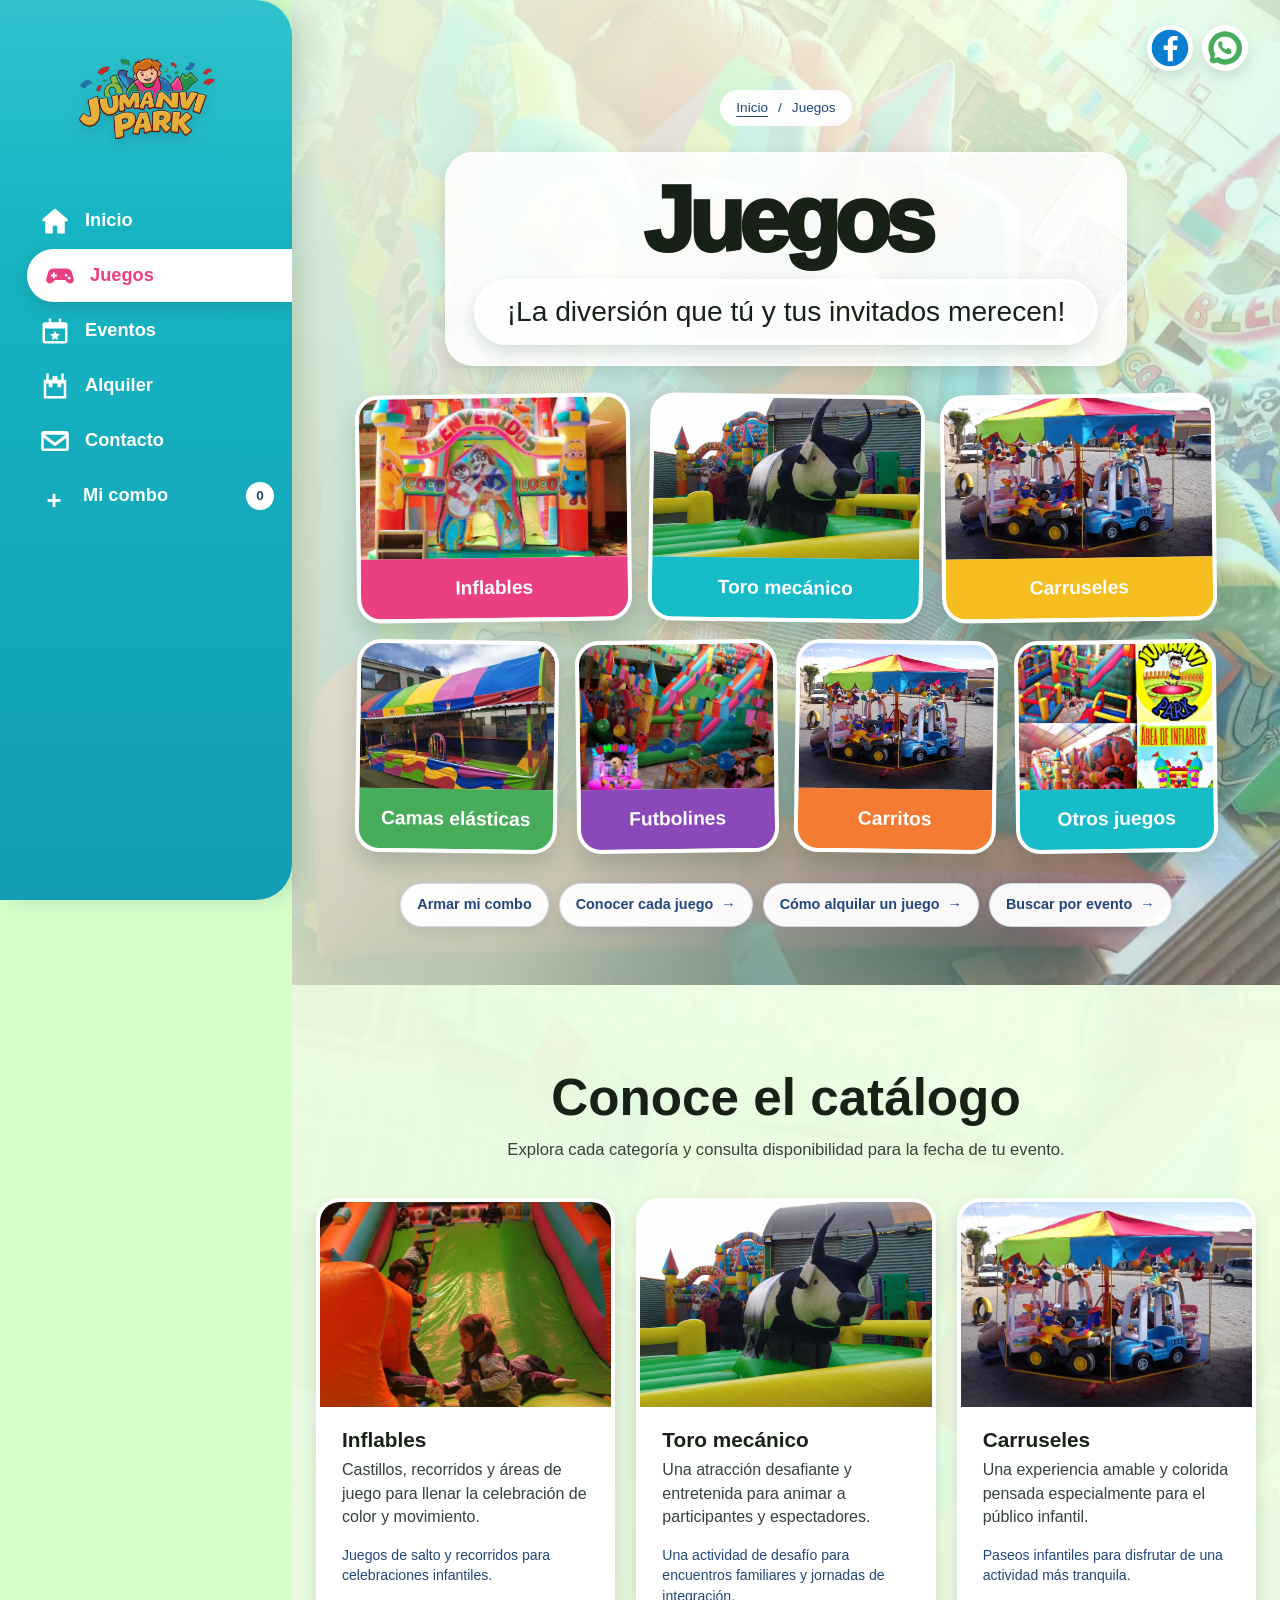
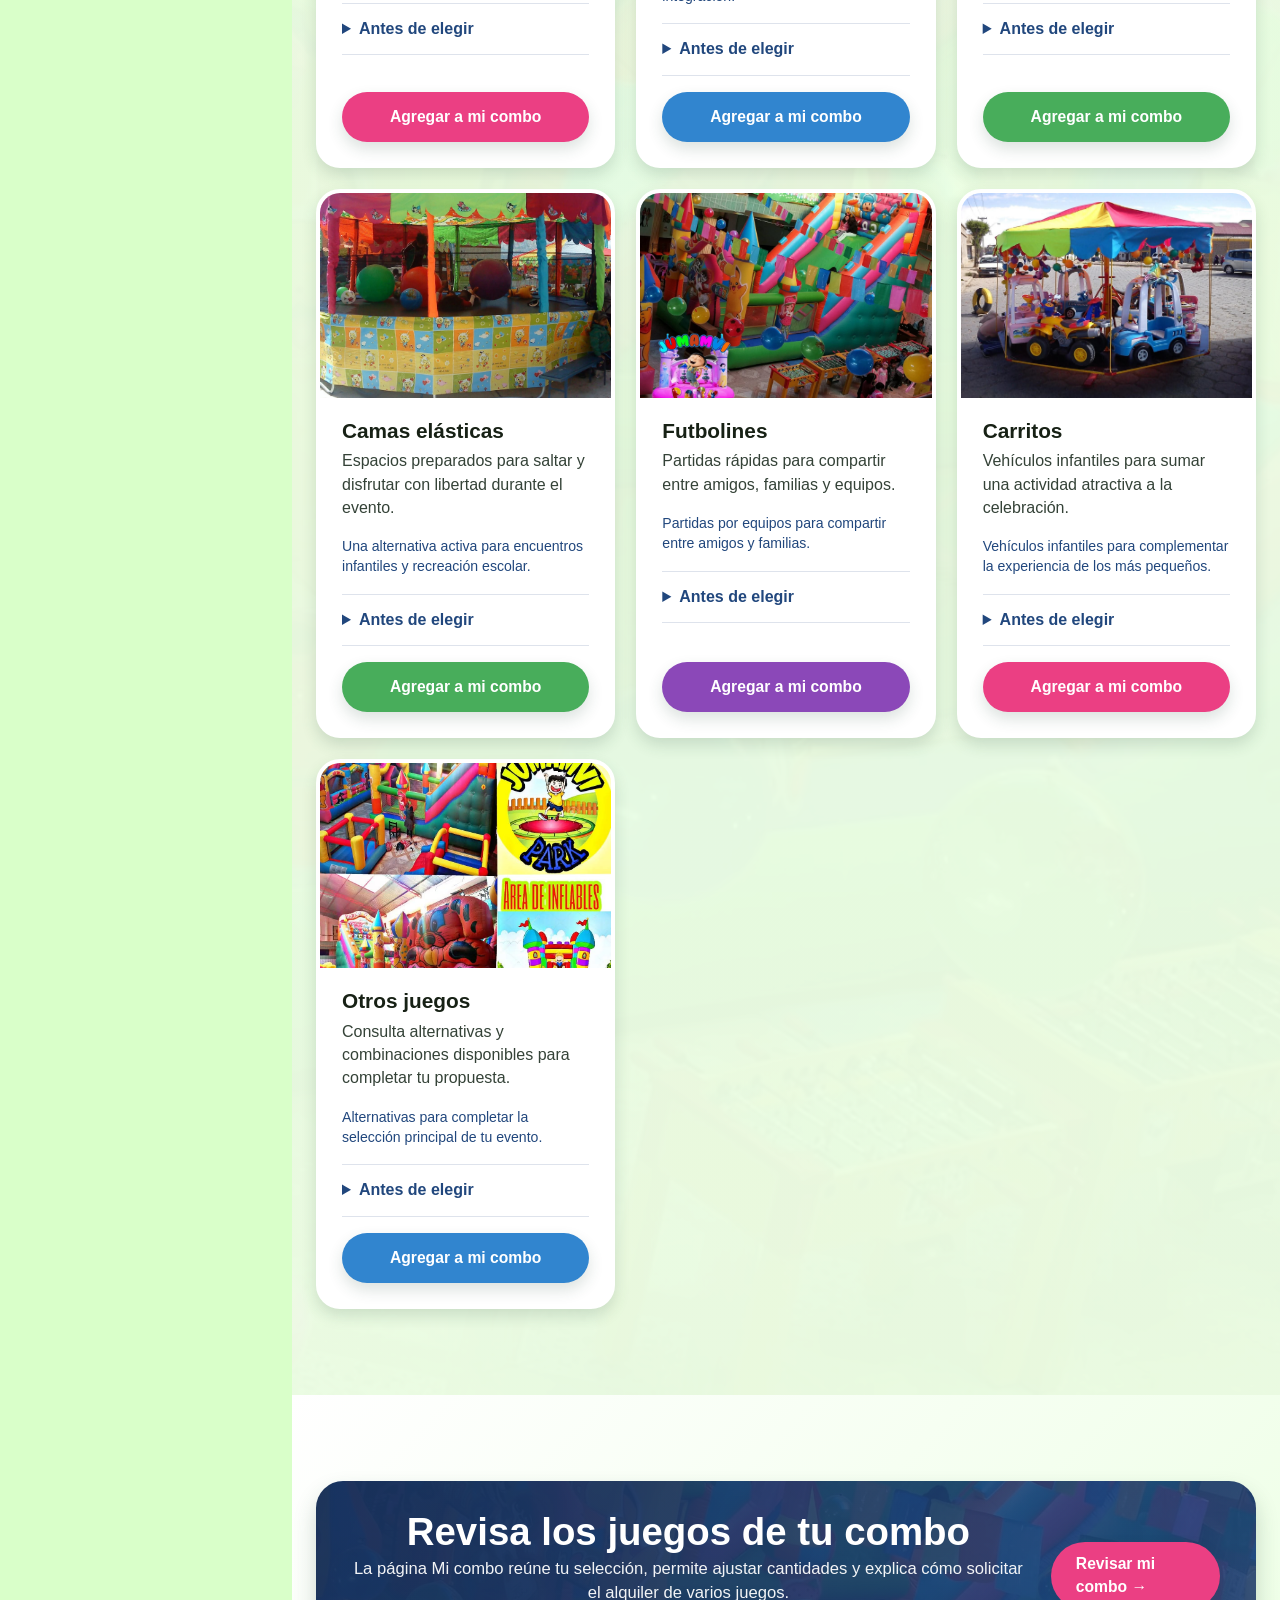
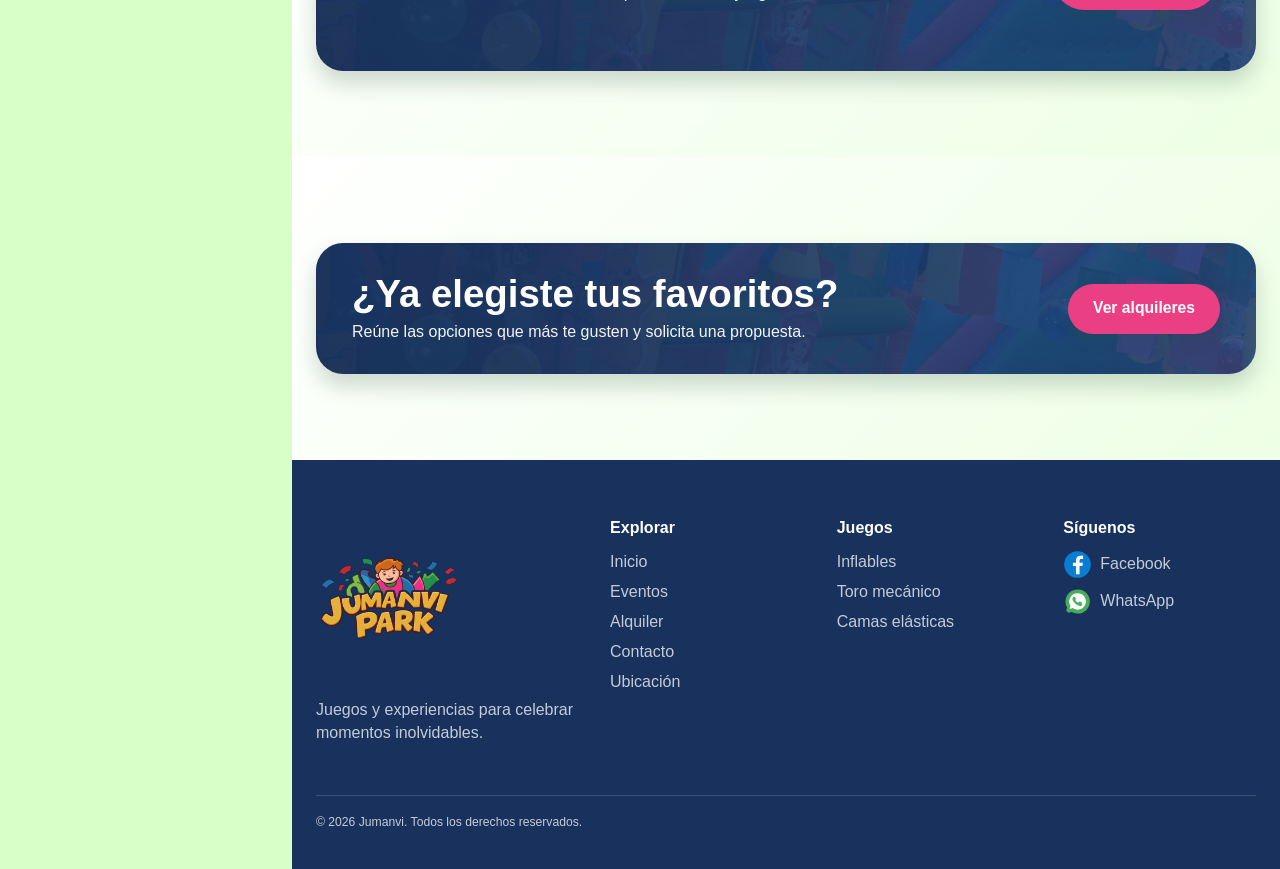
<file: juegos.html>
<!-- Indica al navegador que este archivo es una página web actual. -->
<!doctype html>
<!-- Abre toda la página, con sus textos en español. -->
<html lang="es">
  <!-- Abre la información de la pestaña, el icono y los archivos de diseño; no es el contenido visible. -->
  <head>
    <!-- Permite mostrar correctamente las tildes, la ñ y los signos de los textos. -->
    <meta charset="utf-8">
    <!-- Ajusta la página al ancho del teléfono o de la pantalla, sin empezar alejada. -->
    <meta name="viewport" content="width=device-width, initial-scale=1">
    <!--
      Describe el sitio como «Conoce los juegos, inflables y atracciones disponibles en Jumanvi.» para los
      buscadores.
    -->
    <meta name="description" content="Conoce los juegos, inflables y atracciones disponibles en Jumanvi.">
    <!--
      Abre el nombre de la pestaña del navegador.
      El texto «Juegos | Jumanvi» es el título que muestra esa pestaña.
      La última línea termina el nombre de la pestaña.
    -->
    <title>
      Juegos | Jumanvi
    </title>
    <!-- Usa logo.svg de Jumanvi como el pequeño icono de la pestaña del navegador. -->
    <link rel="icon" href="assets/images/brand/logo.svg" type="image/svg+xml">
    <!-- Recuerda los juegos de Mi combo y prepara su lista y sus enlaces en esta página. -->
    <script src="assets/js/combo.js" defer></script>
    <!-- Aplica estilos.css a esta página: controla colores, tamaños, distribución y movimientos. -->
    <link rel="stylesheet" href="assets/css/estilos.css">
  <!-- Termina la información de la pestaña, el icono y los archivos de diseño; no es el contenido visible. -->
  </head>
  <!-- Abre todo lo que se muestra en la página Juegos. -->
  <body class="page-juegos">
    <!-- Crea el enlace «Saltar al contenido» hacia esta misma página, en el contenido principal. -->
    <a class="skip-link" href="#contenido">
      <!-- Es el texto «Saltar al contenido» del enlace que lleva a esta misma página, en el contenido principal. -->
      Saltar al contenido
    <!-- Termina el enlace «Saltar al contenido» hacia esta misma página, en el contenido principal. -->
    </a>
    <!-- Abre la cabecera: contiene el logo de Jumanvi y las opciones para recorrer el sitio. -->
    <header class="site-header">
      <!-- Crea el enlace «Ir al inicio de Jumanvi» hacia la página Inicio. -->
      <a class="brand" href="index.html" aria-label="Ir al inicio de Jumanvi">
        <!--
          Muestra «Jumanvi» desde «assets/images/brand/logo.svg». Reserva sus proporciones con 303 de ancho y 166
          de alto; el diseño adapta su tamaño.
        -->
        <img src="assets/images/brand/logo.svg" alt="Jumanvi" width="303" height="166">
      <!-- Termina el enlace «Ir al inicio de Jumanvi» hacia la página Inicio. -->
      </a>
      <!-- Abre los controles del menú. -->
      <div class="navigation">
        <!-- Guarda si el menú móvil está abierto o cerrado; el botón «Menú» cambia este control. -->
        <input class="menu-toggle" id="menu-toggle" type="checkbox" aria-label="Abrir o cerrar el menú" aria-controls="menu-panel">
        <!-- Presenta el botón visible «Menú», que abre o cierra las opciones en móvil. -->
        <label class="menu-button" for="menu-toggle">
          <!-- Escribe «Menú» junto al campo o control que corresponde. -->
          Menú
        <!-- Termina el botón visible «Menú», que abre o cierra las opciones en móvil. -->
        </label>
        <!-- Abre el panel de opciones del menú. -->
        <div class="menu-panel" id="menu-panel">
          <!-- Abre el menú Inicio, Juegos, Eventos, Alquiler y Contacto. -->
          <nav class="primary-nav" aria-label="Navegación principal">
            <!-- Crea el enlace «Inicio» hacia la página Inicio. -->
            <a href="index.html">
              <!-- Presenta el dibujo de Inicio. -->
              <span class="menu-icon menu-icon--inicio">
              <!-- Termina el dibujo de Inicio. -->
              </span>
              <!-- Es el texto «Inicio» del enlace que lleva a la página Inicio. -->
              Inicio
            <!-- Termina el enlace «Inicio» hacia la página Inicio. -->
            </a>
            <!-- Crea el enlace «Juegos» hacia la página Juegos. Lo marca como la página que está abierta. -->
            <a href="juegos.html" aria-current="page">
              <!-- Presenta el dibujo de Juegos. -->
              <span class="menu-icon menu-icon--juegos">
              <!-- Termina el dibujo de Juegos. -->
              </span>
              <!-- Es el texto «Juegos» del enlace que lleva a la página Juegos. -->
              Juegos
            <!-- Termina el enlace «Juegos» hacia la página Juegos. -->
            </a>
            <!-- Crea el enlace «Eventos» hacia la página Eventos. -->
            <a href="eventos.html">
              <!-- Presenta el dibujo de Eventos. -->
              <span class="menu-icon menu-icon--eventos">
              <!-- Termina el dibujo de Eventos. -->
              </span>
              <!-- Es el texto «Eventos» del enlace que lleva a la página Eventos. -->
              Eventos
            <!-- Termina el enlace «Eventos» hacia la página Eventos. -->
            </a>
            <!-- Crea el enlace «Alquiler» hacia la página Alquiler. -->
            <a href="alquiler.html">
              <!-- Presenta el dibujo de Alquiler. -->
              <span class="menu-icon menu-icon--alquiler">
              <!-- Termina el dibujo de Alquiler. -->
              </span>
              <!-- Es el texto «Alquiler» del enlace que lleva a la página Alquiler. -->
              Alquiler
            <!-- Termina el enlace «Alquiler» hacia la página Alquiler. -->
            </a>
            <!-- Crea el enlace «Contacto» hacia la página Contacto. -->
            <a href="contacto.html">
              <!-- Presenta el dibujo de Contacto. -->
              <span class="menu-icon menu-icon--contacto">
              <!-- Termina el dibujo de Contacto. -->
              </span>
              <!-- Es el texto «Contacto» del enlace que lleva a la página Contacto. -->
              Contacto
            <!-- Termina el enlace «Contacto» hacia la página Contacto. -->
            </a>
            <!-- Abre la página Mi combo conservando los juegos y cantidades elegidos. -->
            <a class="combo-nav" href="combo.html" data-combo-link>
              <!-- Abre el signo de suma junto al nombre Mi combo. -->
              <span class="combo-nav__symbol" aria-hidden="true">
                <!-- Muestra el texto «+». -->
                +
              <!-- Termina el signo de suma junto al nombre Mi combo. -->
              </span>
              <!-- Muestra el texto «Mi combo». -->
              Mi combo
              <!-- Abre el contador de unidades elegidas. -->
              <span class="combo-count" data-combo-count aria-label="0 unidades seleccionadas">
                <!-- Muestra el texto «0». -->
                0
              <!-- Termina el contador de unidades elegidas. -->
              </span>
            <!-- Termina el acceso a Mi combo con el número de unidades elegidas. -->
            </a>
          <!-- Termina el menú y el acceso a Mi combo. -->
          </nav>
        <!-- Termina el panel de opciones del menú. -->
        </div>
      <!-- Termina los controles del menú. -->
      </div>
    <!-- Termina la cabecera: contiene el logo de Jumanvi y las opciones para recorrer el sitio. -->
    </header>
    <!-- Abre los accesos flotantes de Facebook y WhatsApp. -->
    <div class="floating-socials" aria-label="Redes sociales">
      <!--
        Crea el enlace «Facebook» hacia la página de Facebook de Jumanvi. Lo abre en otra pestaña sin dar acceso a
        esta página.
      -->
      <a class="social-link" href="https://www.facebook.com/share/14ofRNHxwtY/" target="_blank" rel="noopener noreferrer" aria-label="Facebook">
        <!--
          Muestra «el símbolo de Facebook» desde «assets/icons/facebook.svg». Reserva sus proporciones con 48 de
          ancho y 48 de alto; el diseño adapta su tamaño.
        -->
        <img src="assets/icons/facebook.svg" alt="" width="48" height="48">
      <!-- Termina el enlace «Facebook» hacia la página de Facebook de Jumanvi. -->
      </a>
      <!--
        Crea el enlace «WhatsApp» hacia WhatsApp de Jumanvi, al número 73835908. Lo abre en otra pestaña sin dar
        acceso a esta página.
      -->
      <a class="social-link" href="https://wa.me/59173835908" target="_blank" rel="noopener noreferrer" aria-label="WhatsApp">
        <!--
          Muestra «el símbolo de WhatsApp» desde «assets/icons/whatsapp.svg». Reserva sus proporciones con 48 de
          ancho y 48 de alto; el diseño adapta su tamaño.
        -->
        <img src="assets/icons/whatsapp.svg" alt="" width="48" height="48">
      <!-- Termina el enlace «WhatsApp» hacia WhatsApp de Jumanvi, al número 73835908. -->
      </a>
    <!-- Termina los accesos flotantes de Facebook y WhatsApp. -->
    </div>
    <!-- Abre la parte principal de esta página; el enlace «Saltar al contenido» llega hasta aquí. -->
    <main class="site-main" id="contenido">
      <!-- Abre el apartado «Juegos». -->
      <section class="screen">
        <!-- Abre el contenido de la presentación inicial. -->
        <div class="screen-inner">
          <!-- Abre la ruta que indica en qué página estás. -->
          <nav class="breadcrumbs" aria-label="Ubicación actual">
            <!-- Crea el enlace «Inicio» hacia la página Inicio. -->
            <a href="index.html">
              <!-- Es el texto «Inicio» del enlace que lleva a la página Inicio. -->
              Inicio
            <!-- Termina el enlace «Inicio» hacia la página Inicio. -->
            </a>
            <!-- Presenta la parte del texto «/». -->
            <span aria-hidden="true">
              <!-- Muestra «/» dentro de la parte del texto «/». -->
              /
            <!-- Termina la parte del texto «/». -->
            </span>
            <!-- Presenta la parte del texto «Juegos». -->
            <span aria-current="page">
              <!-- Muestra «Juegos» dentro de la parte del texto «Juegos». -->
              Juegos
            <!-- Termina la parte del texto «Juegos». -->
            </span>
          <!-- Termina la ruta que indica en qué página estás. -->
          </nav>
          <!-- Abre el recuadro del título y su descripción. -->
          <div class="screen-header">
            <!-- Presenta el título principal «Juegos». -->
            <h1 class="screen-title">
              <!-- Muestra «Juegos» dentro del título principal «Juegos». -->
              Juegos
            <!-- Termina el título principal «Juegos». -->
            </h1>
            <!-- Presenta la frase con fondo redondeado. -->
            <p class="screen-subtitle screen-subtitle--pill">
              <!-- Muestra «¡La diversión que tú y tus invitados merecen!» dentro de la frase con fondo redondeado. -->
              ¡La diversión que tú y tus invitados merecen!
            <!-- Termina la frase con fondo redondeado. -->
            </p>
          <!-- Termina el recuadro del título y su descripción. -->
          </div>
          <!-- Abre las tarjetas iniciales de juegos. -->
          <div class="visual-grid games-grid">
            <!-- Crea el enlace «Inflables» hacia esta misma página, en «inflables». -->
            <a class="visual-card tone-pink" href="#inflables">
              <!--
                Muestra «Castillo inflable colorido» desde «assets/images/games/inflables/castillo-inflable.jpeg».
                Reserva sus proporciones con 1200 de ancho y 1600 de alto; el diseño adapta su tamaño.
              -->
              <img src="assets/images/games/inflables/castillo-inflable.jpeg" alt="Castillo inflable colorido" width="1200" height="1600">
              <!-- Presenta el nombre «Inflables» sobre la imagen de esta tarjeta. -->
              <span class="card-label">
                <!-- Muestra «Inflables» dentro del nombre «Inflables» sobre la imagen de esta tarjeta. -->
                Inflables
              <!-- Termina el nombre «Inflables» sobre la imagen de esta tarjeta. -->
              </span>
            <!-- Termina el enlace «Inflables» hacia esta misma página, en «inflables». -->
            </a>
            <!-- Crea el enlace «Toro mecánico» hacia esta misma página, en «toro mecanico». -->
            <a class="visual-card tone-turquoise" href="#toro-mecanico">
              <!--
                Muestra «Toro mecánico con zona inflable» desde
                «assets/images/games/toro-mecanico/toro-mecanico.jpeg». Reserva sus proporciones con 2048 de ancho
                y 1536 de alto; el diseño adapta su tamaño.
              -->
              <img src="assets/images/games/toro-mecanico/toro-mecanico.jpeg" alt="Toro mecánico con zona inflable" width="2048" height="1536">
              <!-- Presenta el nombre «Toro mecánico» sobre la imagen de esta tarjeta. -->
              <span class="card-label">
                <!-- Muestra «Toro mecánico» dentro del nombre «Toro mecánico» sobre la imagen de esta tarjeta. -->
                Toro mecánico
              <!-- Termina el nombre «Toro mecánico» sobre la imagen de esta tarjeta. -->
              </span>
            <!-- Termina el enlace «Toro mecánico» hacia esta misma página, en «toro mecanico». -->
            </a>
            <!-- Crea el enlace «Carruseles» hacia esta misma página, en «carruseles». -->
            <a class="visual-card tone-yellow" href="#carruseles">
              <!--
                Muestra «Carrusel de carritos infantiles» desde
                «assets/images/games/carritos/carrusel-carritos.jpeg». Reserva sus proporciones con 1296 de ancho
                y 968 de alto; el diseño adapta su tamaño.
              -->
              <img src="assets/images/games/carritos/carrusel-carritos.jpeg" alt="Carrusel de carritos infantiles" width="1296" height="968">
              <!-- Presenta el nombre «Carruseles» sobre la imagen de esta tarjeta. -->
              <span class="card-label">
                <!-- Muestra «Carruseles» dentro del nombre «Carruseles» sobre la imagen de esta tarjeta. -->
                Carruseles
              <!-- Termina el nombre «Carruseles» sobre la imagen de esta tarjeta. -->
              </span>
            <!-- Termina el enlace «Carruseles» hacia esta misma página, en «carruseles». -->
            </a>
            <!-- Crea el enlace «Camas elásticas» hacia esta misma página, en «camas elasticas». -->
            <a class="visual-card tone-green" href="#camas-elasticas">
              <!--
                Muestra «Cama elástica grande» desde
                «assets/images/games/camas-elasticas/cama-elastica-grande.jpeg». Reserva sus proporciones con 1080
                de ancho y 810 de alto; el diseño adapta su tamaño.
              -->
              <img src="assets/images/games/camas-elasticas/cama-elastica-grande.jpeg" alt="Cama elástica grande" width="1080" height="810">
              <!-- Presenta el nombre «Camas elásticas» sobre la imagen de esta tarjeta. -->
              <span class="card-label">
                <!-- Muestra «Camas elásticas» dentro del nombre «Camas elásticas» sobre la imagen de esta tarjeta. -->
                Camas elásticas
              <!-- Termina el nombre «Camas elásticas» sobre la imagen de esta tarjeta. -->
              </span>
            <!-- Termina el enlace «Camas elásticas» hacia esta misma página, en «camas elasticas». -->
            </a>
            <!-- Crea el enlace «Futbolines» hacia esta misma página, en «futbolines». -->
            <a class="visual-card tone-violet" href="#futbolines">
              <!--
                Muestra «Vista de la zona de juegos con futbolines en primer plano» desde
                «assets/images/home/vista-general-parque.jpeg». Reserva sus proporciones con 1600 de ancho y 1200
                de alto; el diseño adapta su tamaño.
              -->
              <img src="assets/images/home/vista-general-parque.jpeg" alt="Vista de la zona de juegos con futbolines en primer plano" width="1600" height="1200">
              <!-- Presenta el nombre «Futbolines» sobre la imagen de esta tarjeta. -->
              <span class="card-label">
                <!-- Muestra «Futbolines» dentro del nombre «Futbolines» sobre la imagen de esta tarjeta. -->
                Futbolines
              <!-- Termina el nombre «Futbolines» sobre la imagen de esta tarjeta. -->
              </span>
            <!-- Termina el enlace «Futbolines» hacia esta misma página, en «futbolines». -->
            </a>
            <!-- Crea el enlace «Carritos» hacia esta misma página, en «carritos». -->
            <a class="visual-card tone-orange" href="#carritos">
              <!--
                Muestra «Carritos integrados en un carrusel infantil» desde
                «assets/images/games/carritos/carrusel-carritos.jpeg». Reserva sus proporciones con 1296 de ancho
                y 968 de alto; el diseño adapta su tamaño.
              -->
              <img src="assets/images/games/carritos/carrusel-carritos.jpeg" alt="Carritos integrados en un carrusel infantil" width="1296" height="968">
              <!-- Presenta el nombre «Carritos» sobre la imagen de esta tarjeta. -->
              <span class="card-label">
                <!-- Muestra «Carritos» dentro del nombre «Carritos» sobre la imagen de esta tarjeta. -->
                Carritos
              <!-- Termina el nombre «Carritos» sobre la imagen de esta tarjeta. -->
              </span>
            <!-- Termina el enlace «Carritos» hacia esta misma página, en «carritos». -->
            </a>
            <!-- Crea el enlace «Otros juegos» hacia esta misma página, en «otros juegos». -->
            <a class="visual-card tone-turquoise" href="#otros-juegos">
              <!--
                Muestra «Selección de otros juegos disponibles» desde
                «assets/images/games/inflables/area-inflables-collage.jpeg». Reserva sus proporciones con 934 de
                ancho y 906 de alto; el diseño adapta su tamaño.
              -->
              <img src="assets/images/games/inflables/area-inflables-collage.jpeg" alt="Selección de otros juegos disponibles" width="934" height="906">
              <!-- Presenta el nombre «Otros juegos» sobre la imagen de esta tarjeta. -->
              <span class="card-label">
                <!-- Muestra «Otros juegos» dentro del nombre «Otros juegos» sobre la imagen de esta tarjeta. -->
                Otros juegos
              <!-- Termina el nombre «Otros juegos» sobre la imagen de esta tarjeta. -->
              </span>
            <!-- Termina el enlace «Otros juegos» hacia esta misma página, en «otros juegos». -->
            </a>
          <!-- Termina las tarjetas iniciales de juegos. -->
          </div>
          <!-- Abre los accesos a secciones de la presentación. -->
          <nav class="section-nav" aria-label="Explorar juegos">
            <!-- Abre Mi combo para conocer el alquiler de varios juegos y preparar una selección propia. -->
            <a href="combo.html" data-combo-link>
              <!-- Escribe el acceso para crear una selección propia. -->
              Armar mi combo
            <!-- Termina el acceso al catálogo para armar el combo. -->
            </a>
            <!-- Crea el enlace «Conocer cada juego» hacia esta misma página, en «titulo catalogo». -->
            <a href="#titulo-catalogo">
              <!-- Es el texto «Conocer cada juego» del enlace que lleva a esta misma página, en «titulo catalogo». -->
              Conocer cada juego
              <!-- Presenta la parte del texto «→». -->
              <span aria-hidden="true">
                <!-- Muestra una flecha para acompañar la acción de la parte del texto «→». -->
                →
              <!-- Termina la parte del texto «→». -->
              </span>
            <!-- Termina el enlace «Conocer cada juego» hacia esta misma página, en «titulo catalogo». -->
            </a>
            <!-- Crea el enlace «Cómo alquilar un juego» hacia la página Alquiler, en el alquiler por juego. -->
            <a href="alquiler.html#por-juego">
              <!--
                Es el texto «Cómo alquilar un juego» del enlace que lleva a la página Alquiler, en el alquiler por
                juego.
              -->
              Cómo alquilar un juego
              <!-- Presenta la parte del texto «→». -->
              <span aria-hidden="true">
                <!-- Muestra una flecha para acompañar la acción de la parte del texto «→». -->
                →
              <!-- Termina la parte del texto «→». -->
              </span>
            <!-- Termina el enlace «Cómo alquilar un juego» hacia la página Alquiler, en el alquiler por juego. -->
            </a>
            <!-- Crea el enlace «Buscar por evento» hacia la página Eventos. -->
            <a href="eventos.html">
              <!-- Es el texto «Buscar por evento» del enlace que lleva a la página Eventos. -->
              Buscar por evento
              <!-- Presenta la parte del texto «→». -->
              <span aria-hidden="true">
                <!-- Muestra una flecha para acompañar la acción de la parte del texto «→». -->
                →
              <!-- Termina la parte del texto «→». -->
              </span>
            <!-- Termina el enlace «Buscar por evento» hacia la página Eventos. -->
            </a>
          <!-- Termina los accesos a secciones de la presentación. -->
          </nav>
        <!-- Termina el contenido de la presentación inicial. -->
        </div>
      <!-- Termina el apartado «Juegos». -->
      </section>
      <!-- Abre el apartado «Conoce el catálogo». -->
      <section class="content-section" aria-labelledby="titulo-catalogo">
        <!-- Abre el bloque de contenido centrado. -->
        <div class="container">
          <!-- Abre el título y la introducción de una sección. -->
          <div class="section-heading">
            <!-- Presenta el título del apartado «Conoce el catálogo». -->
            <h2 id="titulo-catalogo">
              <!-- Muestra «Conoce el catálogo» dentro del título del apartado «Conoce el catálogo». -->
              Conoce el catálogo
            <!-- Termina el título del apartado «Conoce el catálogo». -->
            </h2>
            <!-- Presenta el párrafo «Explora cada categoría y consulta disponibilidad para la fecha de tu evento.». -->
            <p>
              <!--
                Muestra «Explora cada categoría y consulta disponibilidad para la fecha de tu evento.» dentro del
                párrafo «Explora cada categoría y consulta disponibilidad para la fecha de tu evento.».
              -->
              Explora cada categoría y consulta disponibilidad para la fecha de tu evento.
            <!-- Termina el párrafo «Explora cada categoría y consulta disponibilidad para la fecha de tu evento.». -->
            </p>
          <!-- Termina el título y la introducción de una sección. -->
          </div>
          <!-- Abre el conjunto de tarjetas informativas. -->
          <div class="detail-grid">
            <!-- Abre la tarjeta «Inflables». -->
            <article class="detail-card" id="inflables">
              <!-- Muestra la fotografía real: Niños jugando en un tobogán inflable multicolor de Jumanvi. El archivo conserva su contenido original. -->
              <img class="photo-original" src="assets/images/games/inflables/tobogan-inflable-con-ninos.jpeg" alt="Niños jugando en un tobogán inflable multicolor de Jumanvi" width="1200" height="1600" loading="lazy">
              <!-- Abre la descripción y el botón de «Inflables». -->
              <div class="detail-card__body">
                <!-- Presenta el título «Inflables». -->
                <h3>
                  <!-- Muestra «Inflables» dentro del título «Inflables». -->
                  Inflables
                <!-- Termina el título «Inflables». -->
                </h3>
                <!--
                  Presenta el párrafo «Castillos, recorridos y áreas de juego para llenar la celebración de color
                  y movimiento.».
                -->
                <p>
                  <!--
                    Muestra «Castillos, recorridos y áreas de juego para llenar la celebración de color y
                    movimiento.» dentro del párrafo «Castillos, recorridos y áreas de juego para llenar la
                    celebración de color y movimiento.».
                  -->
                  Castillos, recorridos y áreas de juego para llenar la celebración de color y movimiento.
                <!--
                  Termina el párrafo «Castillos, recorridos y áreas de juego para llenar la celebración de color y
                  movimiento.».
                -->
                </p>
                <!-- Presenta la descripción breve sobre una tarjeta. -->
                <p class="card-caption">
                  <!--
                    Muestra «Juegos de salto y recorridos para celebraciones infantiles.» dentro de la descripción
                    breve sobre una tarjeta.
                  -->
                  Juegos de salto y recorridos para celebraciones infantiles.
                <!-- Termina la descripción breve sobre una tarjeta. -->
                </p>
                <!-- Abre la explicación de «Antes de elegir», que se abre y se cierra al pulsar esa pregunta. -->
                <details class="card-details">
                  <!-- Presenta la pregunta «Antes de elegir» que permite abrir o cerrar su explicación. -->
                  <summary>
                    <!--
                      Muestra «Antes de elegir» dentro de la pregunta «Antes de elegir» que permite abrir o cerrar
                      su explicación.
                    -->
                    Antes de elegir
                  <!-- Termina la pregunta «Antes de elegir» que permite abrir o cerrar su explicación. -->
                  </summary>
                  <!--
                    Presenta el párrafo «Cuéntanos las edades, las medidas del área y si el espacio es cubierto.
                    La superficie y el acceso se revisan antes de confir…».
                  -->
                  <p>
                    <!--
                      Muestra «Cuéntanos las edades, las medidas del área y si el espacio es cubierto. La
                      superficie y el acceso se revisan antes de confir…» dentro del párrafo «Cuéntanos las
                      edades, las medidas del área y si el espacio es cubierto. La superficie y el acceso se
                      revisan antes de confir…».
                    -->
                    Cuéntanos las edades, las medidas del área y si el espacio es cubierto. La superficie y el acceso se revisan antes de confirmar.
                  <!--
                    Termina el párrafo «Cuéntanos las edades, las medidas del área y si el espacio es cubierto. La
                    superficie y el acceso se revisan antes de confir…».
                  -->
                  </p>
                <!-- Termina la explicación de «Antes de elegir», que se abre y se cierra al pulsar esa pregunta. -->
                </details>
                <!-- Agrega o quita el juego de esta tarjeta sin abrir todavía el formulario. -->
                <button class="button" type="button" data-combo-toggle="inflables" aria-pressed="false" hidden>
                  <!-- Muestra el texto «Agregar a mi combo». -->
                  Agregar a mi combo
                <!-- Termina el acceso al formulario con todos los juegos y cantidades. -->
                </button>
                <!-- Abre la alternativa para consultar si están desactivadas las acciones del combo. -->
                <noscript>
                  <!-- Muestra la consulta individual de este juego en Contacto. -->
                  <a class="text-link" href="contacto.html?interes=juego-inflables#formulario">
                    <!-- Muestra el texto «Consultar inflables». -->
                    Consultar inflables
                  <!-- Termina la consulta individual de este juego en Contacto. -->
                  </a>
                <!-- Termina la alternativa para consultar si están desactivadas las acciones del combo. -->
                </noscript>
              <!-- Termina la descripción y el botón de «Inflables». -->
              </div>
            <!-- Termina la tarjeta «Inflables». -->
            </article>
            <!-- Abre la tarjeta «Toro mecánico». -->
            <article class="detail-card" id="toro-mecanico">
              <!--
                Muestra «Toro mecánico preparado para una actividad» desde
                «assets/images/games/toro-mecanico/toro-mecanico.jpeg». La carga cuando se acerca a la vista.
                Reserva sus proporciones con 2048 de ancho y 1536 de alto; el diseño adapta su tamaño.
              -->
              <img src="assets/images/games/toro-mecanico/toro-mecanico.jpeg" alt="Toro mecánico preparado para una actividad" width="2048" height="1536" loading="lazy">
              <!-- Abre la descripción y el botón de «Toro mecánico». -->
              <div class="detail-card__body">
                <!-- Presenta el título «Toro mecánico». -->
                <h3>
                  <!-- Muestra «Toro mecánico» dentro del título «Toro mecánico». -->
                  Toro mecánico
                <!-- Termina el título «Toro mecánico». -->
                </h3>
                <!--
                  Presenta el párrafo «Una atracción desafiante y entretenida para animar a participantes y
                  espectadores.».
                -->
                <p>
                  <!--
                    Muestra «Una atracción desafiante y entretenida para animar a participantes y espectadores.»
                    dentro del párrafo «Una atracción desafiante y entretenida para animar a participantes y
                    espectadores.».
                  -->
                  Una atracción desafiante y entretenida para animar a participantes y espectadores.
                <!--
                  Termina el párrafo «Una atracción desafiante y entretenida para animar a participantes y
                  espectadores.».
                -->
                </p>
                <!-- Presenta la descripción breve sobre una tarjeta. -->
                <p class="card-caption">
                  <!--
                    Muestra «Una actividad de desafío para encuentros familiares y jornadas de integración.»
                    dentro de la descripción breve sobre una tarjeta.
                  -->
                  Una actividad de desafío para encuentros familiares y jornadas de integración.
                <!-- Termina la descripción breve sobre una tarjeta. -->
                </p>
                <!-- Abre la explicación de «Antes de elegir», que se abre y se cierra al pulsar esa pregunta. -->
                <details class="card-details">
                  <!-- Presenta la pregunta «Antes de elegir» que permite abrir o cerrar su explicación. -->
                  <summary>
                    <!--
                      Muestra «Antes de elegir» dentro de la pregunta «Antes de elegir» que permite abrir o cerrar
                      su explicación.
                    -->
                    Antes de elegir
                  <!-- Termina la pregunta «Antes de elegir» que permite abrir o cerrar su explicación. -->
                  </summary>
                  <!--
                    Presenta el párrafo «Indica el espacio disponible, el acceso y la conexión eléctrica. El
                    equipo confirmará las condiciones de participación y ope…».
                  -->
                  <p>
                    <!--
                      Muestra «Indica el espacio disponible, el acceso y la conexión eléctrica. El equipo
                      confirmará las condiciones de participación y ope…» dentro del párrafo «Indica el espacio
                      disponible, el acceso y la conexión eléctrica. El equipo confirmará las condiciones de
                      participación y ope…».
                    -->
                    Indica el espacio disponible, el acceso y la conexión eléctrica. El equipo confirmará las condiciones de participación y operación.
                  <!--
                    Termina el párrafo «Indica el espacio disponible, el acceso y la conexión eléctrica. El equipo
                    confirmará las condiciones de participación y ope…».
                  -->
                  </p>
                <!-- Termina la explicación de «Antes de elegir», que se abre y se cierra al pulsar esa pregunta. -->
                </details>
                <!-- Agrega o quita el juego de esta tarjeta sin abrir todavía el formulario. -->
                <button class="button button--blue" type="button" data-combo-toggle="toro-mecanico" aria-pressed="false" hidden>
                  <!-- Muestra el texto «Agregar a mi combo». -->
                  Agregar a mi combo
                <!-- Termina el botón para incluir este juego en Mi combo. -->
                </button>
                <!-- Abre la alternativa para consultar si están desactivadas las acciones del combo. -->
                <noscript>
                  <!-- Muestra la consulta individual de este juego en Contacto. -->
                  <a class="text-link" href="contacto.html?interes=juego-toro-mecanico#formulario">
                    <!-- Muestra el texto «Consultar toro mecánico». -->
                    Consultar toro mecánico
                  <!-- Termina la consulta individual de este juego en Contacto. -->
                  </a>
                <!-- Termina la alternativa para consultar si están desactivadas las acciones del combo. -->
                </noscript>
              <!-- Termina la descripción y el botón de «Toro mecánico». -->
              </div>
            <!-- Termina la tarjeta «Toro mecánico». -->
            </article>
            <!-- Abre la tarjeta «Carruseles». -->
            <article class="detail-card" id="carruseles">
              <!--
                Muestra «Carrusel infantil de carritos» desde
                «assets/images/games/carritos/carrusel-carritos.jpeg». La carga cuando se acerca a la vista.
                Reserva sus proporciones con 1296 de ancho y 968 de alto; el diseño adapta su tamaño.
              -->
              <img src="assets/images/games/carritos/carrusel-carritos.jpeg" alt="Carrusel infantil de carritos" width="1296" height="968" loading="lazy">
              <!-- Abre la descripción y el botón de «Carruseles». -->
              <div class="detail-card__body">
                <!-- Presenta el título «Carruseles». -->
                <h3>
                  <!-- Muestra «Carruseles» dentro del título «Carruseles». -->
                  Carruseles
                <!-- Termina el título «Carruseles». -->
                </h3>
                <!--
                  Presenta el párrafo «Una experiencia amable y colorida pensada especialmente para el público
                  infantil.».
                -->
                <p>
                  <!--
                    Muestra «Una experiencia amable y colorida pensada especialmente para el público infantil.»
                    dentro del párrafo «Una experiencia amable y colorida pensada especialmente para el público
                    infantil.».
                  -->
                  Una experiencia amable y colorida pensada especialmente para el público infantil.
                <!--
                  Termina el párrafo «Una experiencia amable y colorida pensada especialmente para el público
                  infantil.».
                -->
                </p>
                <!-- Presenta la descripción breve sobre una tarjeta. -->
                <p class="card-caption">
                  <!--
                    Muestra «Paseos infantiles para disfrutar de una actividad más tranquila.» dentro de la
                    descripción breve sobre una tarjeta.
                  -->
                  Paseos infantiles para disfrutar de una actividad más tranquila.
                <!-- Termina la descripción breve sobre una tarjeta. -->
                </p>
                <!-- Abre la explicación de «Antes de elegir», que se abre y se cierra al pulsar esa pregunta. -->
                <details class="card-details">
                  <!-- Presenta la pregunta «Antes de elegir» que permite abrir o cerrar su explicación. -->
                  <summary>
                    <!--
                      Muestra «Antes de elegir» dentro de la pregunta «Antes de elegir» que permite abrir o cerrar
                      su explicación.
                    -->
                    Antes de elegir
                  <!-- Termina la pregunta «Antes de elegir» que permite abrir o cerrar su explicación. -->
                  </summary>
                  <!--
                    Presenta el párrafo «Comparte las edades y el lugar de instalación. Se confirmarán la
                    capacidad, el espacio y las condiciones de uso.».
                  -->
                  <p>
                    <!--
                      Muestra «Comparte las edades y el lugar de instalación. Se confirmarán la capacidad, el
                      espacio y las condiciones de uso.» dentro del párrafo «Comparte las edades y el lugar de
                      instalación. Se confirmarán la capacidad, el espacio y las condiciones de uso.».
                    -->
                    Comparte las edades y el lugar de instalación. Se confirmarán la capacidad, el espacio y las condiciones de uso.
                  <!--
                    Termina el párrafo «Comparte las edades y el lugar de instalación. Se confirmarán la
                    capacidad, el espacio y las condiciones de uso.».
                  -->
                  </p>
                <!-- Termina la explicación de «Antes de elegir», que se abre y se cierra al pulsar esa pregunta. -->
                </details>
                <!-- Agrega o quita el juego de esta tarjeta sin abrir todavía el formulario. -->
                <button class="button button--green" type="button" data-combo-toggle="carruseles" aria-pressed="false" hidden>
                  <!-- Muestra el texto «Agregar a mi combo». -->
                  Agregar a mi combo
                <!-- Termina el botón para incluir este juego en Mi combo. -->
                </button>
                <!-- Abre la alternativa para consultar si están desactivadas las acciones del combo. -->
                <noscript>
                  <!-- Muestra la consulta individual de este juego en Contacto. -->
                  <a class="text-link" href="contacto.html?interes=juego-carruseles#formulario">
                    <!-- Muestra el texto «Consultar carruseles». -->
                    Consultar carruseles
                  <!-- Termina la consulta individual de este juego en Contacto. -->
                  </a>
                <!-- Termina la alternativa para consultar si están desactivadas las acciones del combo. -->
                </noscript>
              <!-- Termina la descripción y el botón de «Carruseles». -->
              </div>
            <!-- Termina la tarjeta «Carruseles». -->
            </article>
            <!-- Abre la tarjeta «Camas elásticas». -->
            <article class="detail-card" id="camas-elasticas">
              <!--
                Muestra «Cama elástica con pelotas de colores» desde
                «assets/images/games/camas-elasticas/cama-elastica-pelotas.jpeg». La carga cuando se acerca a la
                vista. Reserva sus proporciones con 1080 de ancho y 810 de alto; el diseño adapta su tamaño.
              -->
              <img src="assets/images/games/camas-elasticas/cama-elastica-pelotas.jpeg" alt="Cama elástica con pelotas de colores" width="1080" height="810" loading="lazy">
              <!-- Abre la descripción y el botón de «Camas elásticas». -->
              <div class="detail-card__body">
                <!-- Presenta el título «Camas elásticas». -->
                <h3>
                  <!-- Muestra «Camas elásticas» dentro del título «Camas elásticas». -->
                  Camas elásticas
                <!-- Termina el título «Camas elásticas». -->
                </h3>
                <!--
                  Presenta el párrafo «Espacios preparados para saltar y disfrutar con libertad durante el
                  evento.».
                -->
                <p>
                  <!--
                    Muestra «Espacios preparados para saltar y disfrutar con libertad durante el evento.» dentro
                    del párrafo «Espacios preparados para saltar y disfrutar con libertad durante el evento.».
                  -->
                  Espacios preparados para saltar y disfrutar con libertad durante el evento.
                <!--
                  Termina el párrafo «Espacios preparados para saltar y disfrutar con libertad durante el
                  evento.».
                -->
                </p>
                <!-- Presenta la descripción breve sobre una tarjeta. -->
                <p class="card-caption">
                  <!--
                    Muestra «Una alternativa activa para encuentros infantiles y recreación escolar.» dentro de la
                    descripción breve sobre una tarjeta.
                  -->
                  Una alternativa activa para encuentros infantiles y recreación escolar.
                <!-- Termina la descripción breve sobre una tarjeta. -->
                </p>
                <!-- Abre la explicación de «Antes de elegir», que se abre y se cierra al pulsar esa pregunta. -->
                <details class="card-details">
                  <!-- Presenta la pregunta «Antes de elegir» que permite abrir o cerrar su explicación. -->
                  <summary>
                    <!--
                      Muestra «Antes de elegir» dentro de la pregunta «Antes de elegir» que permite abrir o cerrar
                      su explicación.
                    -->
                    Antes de elegir
                  <!-- Termina la pregunta «Antes de elegir» que permite abrir o cerrar su explicación. -->
                  </summary>
                  <!--
                    Presenta el párrafo «Indica las edades, el área libre y el número de invitados. La propuesta
                    definirá el equipo y la organización de turnos.».
                  -->
                  <p>
                    <!--
                      Muestra «Indica las edades, el área libre y el número de invitados. La propuesta definirá el
                      equipo y la organización de turnos.» dentro del párrafo «Indica las edades, el área libre y
                      el número de invitados. La propuesta definirá el equipo y la organización de turnos.».
                    -->
                    Indica las edades, el área libre y el número de invitados. La propuesta definirá el equipo y la organización de turnos.
                  <!--
                    Termina el párrafo «Indica las edades, el área libre y el número de invitados. La propuesta
                    definirá el equipo y la organización de turnos.».
                  -->
                  </p>
                <!-- Termina la explicación de «Antes de elegir», que se abre y se cierra al pulsar esa pregunta. -->
                </details>
                <!-- Agrega o quita el juego de esta tarjeta sin abrir todavía el formulario. -->
                <button class="button button--green" type="button" data-combo-toggle="camas-elasticas" aria-pressed="false" hidden>
                  <!-- Muestra el texto «Agregar a mi combo». -->
                  Agregar a mi combo
                <!-- Termina el botón para incluir este juego en Mi combo. -->
                </button>
                <!-- Abre la alternativa para consultar si están desactivadas las acciones del combo. -->
                <noscript>
                  <!-- Muestra la consulta individual de este juego en Contacto. -->
                  <a class="text-link" href="contacto.html?interes=juego-camas-elasticas#formulario">
                    <!-- Muestra el texto «Consultar camas elásticas». -->
                    Consultar camas elásticas
                  <!-- Termina la consulta individual de este juego en Contacto. -->
                  </a>
                <!-- Termina la alternativa para consultar si están desactivadas las acciones del combo. -->
                </noscript>
              <!-- Termina la descripción y el botón de «Camas elásticas». -->
              </div>
            <!-- Termina la tarjeta «Camas elásticas». -->
            </article>
            <!-- Abre la tarjeta «Futbolines». -->
            <article class="detail-card" id="futbolines">
              <!--
                Muestra «Futbolines preparados junto a otros juegos» desde
                «assets/images/home/vista-general-parque.jpeg». La carga cuando se acerca a la vista. Reserva sus
                proporciones con 1600 de ancho y 1200 de alto; el diseño adapta su tamaño.
              -->
              <img src="assets/images/home/vista-general-parque.jpeg" alt="Futbolines preparados junto a otros juegos" width="1600" height="1200" loading="lazy">
              <!-- Abre la descripción y el botón de «Futbolines». -->
              <div class="detail-card__body">
                <!-- Presenta el título «Futbolines». -->
                <h3>
                  <!-- Muestra «Futbolines» dentro del título «Futbolines». -->
                  Futbolines
                <!-- Termina el título «Futbolines». -->
                </h3>
                <!-- Presenta el párrafo «Partidas rápidas para compartir entre amigos, familias y equipos.». -->
                <p>
                  <!--
                    Muestra «Partidas rápidas para compartir entre amigos, familias y equipos.» dentro del párrafo
                    «Partidas rápidas para compartir entre amigos, familias y equipos.».
                  -->
                  Partidas rápidas para compartir entre amigos, familias y equipos.
                <!-- Termina el párrafo «Partidas rápidas para compartir entre amigos, familias y equipos.». -->
                </p>
                <!-- Presenta la descripción breve sobre una tarjeta. -->
                <p class="card-caption">
                  <!--
                    Muestra «Partidas por equipos para compartir entre amigos y familias.» dentro de la
                    descripción breve sobre una tarjeta.
                  -->
                  Partidas por equipos para compartir entre amigos y familias.
                <!-- Termina la descripción breve sobre una tarjeta. -->
                </p>
                <!-- Abre la explicación de «Antes de elegir», que se abre y se cierra al pulsar esa pregunta. -->
                <details class="card-details">
                  <!-- Presenta la pregunta «Antes de elegir» que permite abrir o cerrar su explicación. -->
                  <summary>
                    <!--
                      Muestra «Antes de elegir» dentro de la pregunta «Antes de elegir» que permite abrir o cerrar
                      su explicación.
                    -->
                    Antes de elegir
                  <!-- Termina la pregunta «Antes de elegir» que permite abrir o cerrar su explicación. -->
                  </summary>
                  <!--
                    Presenta el párrafo «Cuenta cuántos participantes esperas y si deseas organizar partidas o un
                    pequeño torneo. Confirma disponibilidad de mesas.».
                  -->
                  <p>
                    <!--
                      Muestra «Cuenta cuántos participantes esperas y si deseas organizar partidas o un pequeño
                      torneo. Confirma disponibilidad de mesas.» dentro del párrafo «Cuenta cuántos participantes
                      esperas y si deseas organizar partidas o un pequeño torneo. Confirma disponibilidad de
                      mesas.».
                    -->
                    Cuenta cuántos participantes esperas y si deseas organizar partidas o un pequeño torneo. Confirma disponibilidad de mesas.
                  <!--
                    Termina el párrafo «Cuenta cuántos participantes esperas y si deseas organizar partidas o un
                    pequeño torneo. Confirma disponibilidad de mesas.».
                  -->
                  </p>
                <!-- Termina la explicación de «Antes de elegir», que se abre y se cierra al pulsar esa pregunta. -->
                </details>
                <!-- Agrega o quita el juego de esta tarjeta sin abrir todavía el formulario. -->
                <button class="button button--violet" type="button" data-combo-toggle="futbolines" aria-pressed="false" hidden>
                  <!-- Muestra el texto «Agregar a mi combo». -->
                  Agregar a mi combo
                <!-- Termina el botón para incluir este juego en Mi combo. -->
                </button>
                <!-- Abre la alternativa para consultar si están desactivadas las acciones del combo. -->
                <noscript>
                  <!-- Muestra la consulta individual de este juego en Contacto. -->
                  <a class="text-link" href="contacto.html?interes=juego-futbolines#formulario">
                    <!-- Muestra el texto «Consultar futbolines». -->
                    Consultar futbolines
                  <!-- Termina la consulta individual de este juego en Contacto. -->
                  </a>
                <!-- Termina la alternativa para consultar si están desactivadas las acciones del combo. -->
                </noscript>
              <!-- Termina la descripción y el botón de «Futbolines». -->
              </div>
            <!-- Termina la tarjeta «Futbolines». -->
            </article>
            <!-- Abre la tarjeta «Carritos». -->
            <article class="detail-card" id="carritos">
              <!--
                Muestra «Vehículos infantiles en un carrusel» desde
                «assets/images/games/carritos/carrusel-carritos.jpeg». La carga cuando se acerca a la vista.
                Reserva sus proporciones con 1296 de ancho y 968 de alto; el diseño adapta su tamaño.
              -->
              <img src="assets/images/games/carritos/carrusel-carritos.jpeg" alt="Vehículos infantiles en un carrusel" width="1296" height="968" loading="lazy">
              <!-- Abre la descripción y el botón de «Carritos». -->
              <div class="detail-card__body">
                <!-- Presenta el título «Carritos». -->
                <h3>
                  <!-- Muestra «Carritos» dentro del título «Carritos». -->
                  Carritos
                <!-- Termina el título «Carritos». -->
                </h3>
                <!-- Presenta el párrafo «Vehículos infantiles para sumar una actividad atractiva a la celebración.». -->
                <p>
                  <!--
                    Muestra «Vehículos infantiles para sumar una actividad atractiva a la celebración.» dentro del
                    párrafo «Vehículos infantiles para sumar una actividad atractiva a la celebración.».
                  -->
                  Vehículos infantiles para sumar una actividad atractiva a la celebración.
                <!-- Termina el párrafo «Vehículos infantiles para sumar una actividad atractiva a la celebración.». -->
                </p>
                <!-- Presenta la descripción breve sobre una tarjeta. -->
                <p class="card-caption">
                  <!--
                    Muestra «Vehículos infantiles para complementar la experiencia de los más pequeños.» dentro de
                    la descripción breve sobre una tarjeta.
                  -->
                  Vehículos infantiles para complementar la experiencia de los más pequeños.
                <!-- Termina la descripción breve sobre una tarjeta. -->
                </p>
                <!-- Abre la explicación de «Antes de elegir», que se abre y se cierra al pulsar esa pregunta. -->
                <details class="card-details">
                  <!-- Presenta la pregunta «Antes de elegir» que permite abrir o cerrar su explicación. -->
                  <summary>
                    <!--
                      Muestra «Antes de elegir» dentro de la pregunta «Antes de elegir» que permite abrir o cerrar
                      su explicación.
                    -->
                    Antes de elegir
                  <!-- Termina la pregunta «Antes de elegir» que permite abrir o cerrar su explicación. -->
                  </summary>
                  <!--
                    Presenta el párrafo «La fotografía muestra carritos de carrusel. Consulta qué modalidades
                    están disponibles; no se presupone alquiler independien…».
                  -->
                  <p>
                    <!--
                      Muestra «La fotografía muestra carritos de carrusel. Consulta qué modalidades están
                      disponibles; no se presupone alquiler independien…» dentro del párrafo «La fotografía
                      muestra carritos de carrusel. Consulta qué modalidades están disponibles; no se presupone
                      alquiler independien…».
                    -->
                    La fotografía muestra carritos de carrusel. Consulta qué modalidades están disponibles; no se presupone alquiler independiente de cada vehículo.
                  <!--
                    Termina el párrafo «La fotografía muestra carritos de carrusel. Consulta qué modalidades están
                    disponibles; no se presupone alquiler independien…».
                  -->
                  </p>
                <!-- Termina la explicación de «Antes de elegir», que se abre y se cierra al pulsar esa pregunta. -->
                </details>
                <!-- Agrega o quita el juego de esta tarjeta sin abrir todavía el formulario. -->
                <button class="button" type="button" data-combo-toggle="carritos" aria-pressed="false" hidden>
                  <!-- Muestra el texto «Agregar a mi combo». -->
                  Agregar a mi combo
                <!-- Termina el acceso al formulario con todos los juegos y cantidades. -->
                </button>
                <!-- Abre la alternativa para consultar si están desactivadas las acciones del combo. -->
                <noscript>
                  <!-- Muestra la consulta individual de este juego en Contacto. -->
                  <a class="text-link" href="contacto.html?interes=juego-carritos#formulario">
                    <!-- Muestra el texto «Consultar carritos». -->
                    Consultar carritos
                  <!-- Termina la consulta individual de este juego en Contacto. -->
                  </a>
                <!-- Termina la alternativa para consultar si están desactivadas las acciones del combo. -->
                </noscript>
              <!-- Termina la descripción y el botón de «Carritos». -->
              </div>
            <!-- Termina la tarjeta «Carritos». -->
            </article>
            <!-- Abre la tarjeta «Otros juegos». -->
            <article class="detail-card" id="otros-juegos">
              <!--
                Muestra «Composición de diferentes juegos» desde
                «assets/images/games/inflables/area-inflables-collage.jpeg». La carga cuando se acerca a la vista.
                Reserva sus proporciones con 934 de ancho y 906 de alto; el diseño adapta su tamaño.
              -->
              <img src="assets/images/games/inflables/area-inflables-collage.jpeg" alt="Composición de diferentes juegos" width="934" height="906" loading="lazy">
              <!-- Abre la descripción y el botón de «Otros juegos». -->
              <div class="detail-card__body">
                <!-- Presenta el título «Otros juegos». -->
                <h3>
                  <!-- Muestra «Otros juegos» dentro del título «Otros juegos». -->
                  Otros juegos
                <!-- Termina el título «Otros juegos». -->
                </h3>
                <!--
                  Presenta el párrafo «Consulta alternativas y combinaciones disponibles para completar tu
                  propuesta.».
                -->
                <p>
                  <!--
                    Muestra «Consulta alternativas y combinaciones disponibles para completar tu propuesta.»
                    dentro del párrafo «Consulta alternativas y combinaciones disponibles para completar tu
                    propuesta.».
                  -->
                  Consulta alternativas y combinaciones disponibles para completar tu propuesta.
                <!--
                  Termina el párrafo «Consulta alternativas y combinaciones disponibles para completar tu
                  propuesta.».
                -->
                </p>
                <!-- Presenta la descripción breve sobre una tarjeta. -->
                <p class="card-caption">
                  <!--
                    Muestra «Alternativas para completar la selección principal de tu evento.» dentro de la
                    descripción breve sobre una tarjeta.
                  -->
                  Alternativas para completar la selección principal de tu evento.
                <!-- Termina la descripción breve sobre una tarjeta. -->
                </p>
                <!-- Abre la explicación de «Antes de elegir», que se abre y se cierra al pulsar esa pregunta. -->
                <details class="card-details">
                  <!-- Presenta la pregunta «Antes de elegir» que permite abrir o cerrar su explicación. -->
                  <summary>
                    <!--
                      Muestra «Antes de elegir» dentro de la pregunta «Antes de elegir» que permite abrir o cerrar
                      su explicación.
                    -->
                    Antes de elegir
                  <!-- Termina la pregunta «Antes de elegir» que permite abrir o cerrar su explicación. -->
                  </summary>
                  <!--
                    Presenta el párrafo «Describe la actividad que buscas y las edades. Te informaremos qué
                    alternativas están disponibles para tu fecha.».
                  -->
                  <p>
                    <!--
                      Muestra «Describe la actividad que buscas y las edades. Te informaremos qué alternativas
                      están disponibles para tu fecha.» dentro del párrafo «Describe la actividad que buscas y las
                      edades. Te informaremos qué alternativas están disponibles para tu fecha.».
                    -->
                    Describe la actividad que buscas y las edades. Te informaremos qué alternativas están disponibles para tu fecha.
                  <!--
                    Termina el párrafo «Describe la actividad que buscas y las edades. Te informaremos qué
                    alternativas están disponibles para tu fecha.».
                  -->
                  </p>
                <!-- Termina la explicación de «Antes de elegir», que se abre y se cierra al pulsar esa pregunta. -->
                </details>
                <!-- Agrega o quita el juego de esta tarjeta sin abrir todavía el formulario. -->
                <button class="button button--blue" type="button" data-combo-toggle="otros-juegos" aria-pressed="false" hidden>
                  <!-- Muestra el texto «Agregar a mi combo». -->
                  Agregar a mi combo
                <!-- Termina el botón para incluir este juego en Mi combo. -->
                </button>
                <!-- Abre la alternativa para consultar si están desactivadas las acciones del combo. -->
                <noscript>
                  <!-- Muestra la consulta individual de este juego en Contacto. -->
                  <a class="text-link" href="contacto.html?interes=juego-otros-juegos#formulario">
                    <!-- Muestra el texto «Consultar otros juegos». -->
                    Consultar otros juegos
                  <!-- Termina la consulta individual de este juego en Contacto. -->
                  </a>
                <!-- Termina la alternativa para consultar si están desactivadas las acciones del combo. -->
                </noscript>
              <!-- Termina la descripción y el botón de «Otros juegos». -->
              </div>
            <!-- Termina la tarjeta «Otros juegos». -->
            </article>
          <!-- Termina el conjunto de tarjetas informativas. -->
          </div>
        <!-- Termina el bloque de contenido centrado. -->
        </div>
      <!-- Termina el apartado «Conoce el catálogo». -->
      </section>
      <!-- Abre el apartado donde se revisa y se edita Mi combo. -->
      <!-- Presenta el apartado que explica cómo preparar una solicitud. -->
<section class="content-section content-section--white" id="mi-combo" aria-labelledby="titulo-revisar-combo">
  <!-- Presenta el espacio centrado de este apartado. -->
  <div class="container">
    <!-- Presenta el acceso desdel catálogo al resumen de Mi combo. -->
    <div class="cta-panel">
      <!-- Presenta el título y la introducción de este apartado. -->
      <div class="section-heading">
        <!-- Presenta el título «Revisa los juegos de tu combo». -->
        <h2 id="titulo-revisar-combo">
          <!-- Muestra el texto «Revisa los juegos de tu combo». -->
          Revisa los juegos de tu combo
        <!-- Termina el título «Revisa los juegos de tu combo». -->
        </h2>
        <!-- Presenta el párrafo que explica «La página Mi combo reúne tu selección, permite ajustar cantidades y explica cómo solicitar el alquiler de varios juegos.». -->
        <p>
          <!-- Muestra el texto «La página Mi combo reúne tu selección, permite ajustar cantidades y explica cómo solicitar el alquiler de varios juegos.». -->
          La página Mi combo reúne tu selección, permite ajustar cantidades y explica cómo solicitar el alquiler de varios juegos.
        <!-- Termina el párrafo que explica «La página Mi combo reúne tu selección, permite ajustar cantidades y explica cómo solicitar el alquiler de varios juegos.». -->
        </p>
        <!-- Presenta el aviso de la última elección realizada. -->
        <p class="combo-status" data-combo-status role="status">
        <!-- Termina el aviso de la última elección realizada. -->
        </p>
      <!-- Termina el título y la introducción de este apartado. -->
      </div>
      <!-- Abre el acceso a la página donde se revisa Mi combo. -->
      <a class="button" href="combo.html#mi-combo" data-combo-link="resumen">
        <!-- Muestra el texto «Revisar mi combo →». -->
        Revisar mi combo →
      <!-- Termina el acceso a la página donde se revisa Mi combo. -->
      </a>
    <!-- Termina el acceso desdel catálogo al resumen de Mi combo. -->
    </div>
  <!-- Termina el espacio centrado de este apartado. -->
  </div>
<!-- Termina el apartado que explica cómo preparar una solicitud. -->
</section>
      <!-- Abre el apartado «¿Ya elegiste tus favoritos?». -->
      <section class="content-section content-section--white">
        <!-- Abre el bloque de contenido centrado. -->
        <div class="container">
          <!-- Abre el bloque que invita a preparar una celebración. -->
          <div class="cta-panel">
            <!-- Abre el bloque «¿Ya elegiste tus favoritos?». -->
            <div>
              <!-- Presenta el título del apartado «¿Ya elegiste tus favoritos?». -->
              <h2>
                <!--
                  Muestra «¿Ya elegiste tus favoritos?» dentro del título del apartado «¿Ya elegiste tus
                  favoritos?».
                -->
                ¿Ya elegiste tus favoritos?
              <!-- Termina el título del apartado «¿Ya elegiste tus favoritos?». -->
              </h2>
              <!-- Presenta el párrafo «Reúne las opciones que más te gusten y solicita una propuesta.». -->
              <p>
                <!--
                  Muestra «Reúne las opciones que más te gusten y solicita una propuesta.» dentro del párrafo
                  «Reúne las opciones que más te gusten y solicita una propuesta.».
                -->
                Reúne las opciones que más te gusten y solicita una propuesta.
              <!-- Termina el párrafo «Reúne las opciones que más te gusten y solicita una propuesta.». -->
              </p>
            <!-- Termina el bloque «¿Ya elegiste tus favoritos?». -->
            </div>
            <!-- Crea el enlace «Ver alquileres» hacia la página Alquiler. -->
            <a class="button" href="alquiler.html">
              <!-- Es el texto «Ver alquileres» del enlace que lleva a la página Alquiler. -->
              Ver alquileres
            <!-- Termina el enlace «Ver alquileres» hacia la página Alquiler. -->
            </a>
          <!-- Termina el bloque que invita a preparar una celebración. -->
          </div>
        <!-- Termina el bloque de contenido centrado. -->
        </div>
      <!-- Termina el apartado «¿Ya elegiste tus favoritos?». -->
      </section>
    <!-- Termina la parte principal de esta página; el enlace «Saltar al contenido» llega hasta aquí. -->
    </main>
    <!-- Abre el pie de página: reúne el logo, los enlaces, las redes sociales y los derechos de Jumanvi. -->
    <footer class="site-footer">
      <!-- Abre las columnas del pie de página. -->
      <div class="container footer-grid">
        <!-- Abre el logo y la descripción del pie de página. -->
        <div class="footer-brand">
          <!--
            Muestra «Jumanvi» desde «assets/images/brand/logo.svg». Reserva sus proporciones con 303 de ancho y
            166 de alto; el diseño adapta su tamaño.
          -->
          <img src="assets/images/brand/logo.svg" alt="Jumanvi" width="303" height="166">
          <!-- Presenta el párrafo «Juegos y experiencias para celebrar momentos inolvidables.». -->
          <p>
            <!--
              Muestra «Juegos y experiencias para celebrar momentos inolvidables.» dentro del párrafo «Juegos y
              experiencias para celebrar momentos inolvidables.».
            -->
            Juegos y experiencias para celebrar momentos inolvidables.
          <!-- Termina el párrafo «Juegos y experiencias para celebrar momentos inolvidables.». -->
          </p>
        <!-- Termina el logo y la descripción del pie de página. -->
        </div>
        <!-- Abre el bloque «Explorar». -->
        <div>
          <!-- Presenta el título del apartado «Explorar». -->
          <h2>
            <!-- Muestra «Explorar» dentro del título del apartado «Explorar». -->
            Explorar
          <!-- Termina el título del apartado «Explorar». -->
          </h2>
          <!-- Abre las listas de enlaces del pie de página. -->
          <ul class="footer-links">
            <!-- Abre la opción o característica «Inicio». -->
            <li>
              <!-- Crea el enlace «Inicio» hacia la página Inicio. -->
              <a href="index.html">
                <!-- Es el texto «Inicio» del enlace que lleva a la página Inicio. -->
                Inicio
              <!-- Termina el enlace «Inicio» hacia la página Inicio. -->
              </a>
            <!-- Termina la opción o característica «Inicio». -->
            </li>
            <!-- Abre la opción o característica «Eventos». -->
            <li>
              <!-- Crea el enlace «Eventos» hacia la página Eventos. -->
              <a href="eventos.html">
                <!-- Es el texto «Eventos» del enlace que lleva a la página Eventos. -->
                Eventos
              <!-- Termina el enlace «Eventos» hacia la página Eventos. -->
              </a>
            <!-- Termina la opción o característica «Eventos». -->
            </li>
            <!-- Abre la opción o característica «Alquiler». -->
            <li>
              <!-- Crea el enlace «Alquiler» hacia la página Alquiler. -->
              <a href="alquiler.html">
                <!-- Es el texto «Alquiler» del enlace que lleva a la página Alquiler. -->
                Alquiler
              <!-- Termina el enlace «Alquiler» hacia la página Alquiler. -->
              </a>
            <!-- Termina la opción o característica «Alquiler». -->
            </li>
            <!-- Abre la opción o característica «Contacto». -->
            <li>
              <!-- Crea el enlace «Contacto» hacia la página Contacto. -->
              <a href="contacto.html">
                <!-- Es el texto «Contacto» del enlace que lleva a la página Contacto. -->
                Contacto
              <!-- Termina el enlace «Contacto» hacia la página Contacto. -->
              </a>
            <!-- Termina la opción o característica «Contacto». -->
            </li>
            <!-- Abre la opción o característica «Ubicación». -->
            <li>
              <!-- Crea el enlace «Ubicación» hacia la página Inicio, en el mapa y la ubicación. -->
              <a href="index.html#ubicacion">
                <!-- Es el texto «Ubicación» del enlace que lleva a la página Inicio, en el mapa y la ubicación. -->
                Ubicación
              <!-- Termina el enlace «Ubicación» hacia la página Inicio, en el mapa y la ubicación. -->
              </a>
            <!-- Termina la opción o característica «Ubicación». -->
            </li>
          <!-- Termina las listas de enlaces del pie de página. -->
          </ul>
        <!-- Termina el bloque «Explorar». -->
        </div>
        <!-- Abre el bloque «Juegos». -->
        <div>
          <!-- Presenta el título del apartado «Juegos». -->
          <h2>
            <!-- Muestra «Juegos» dentro del título del apartado «Juegos». -->
            Juegos
          <!-- Termina el título del apartado «Juegos». -->
          </h2>
          <!-- Abre las listas de enlaces del pie de página. -->
          <ul class="footer-links">
            <!-- Abre la opción o característica «Inflables». -->
            <li>
              <!-- Crea el enlace «Inflables» hacia esta misma página, en «inflables». -->
              <a href="#inflables">
                <!-- Es el texto «Inflables» del enlace que lleva a esta misma página, en «inflables». -->
                Inflables
              <!-- Termina el enlace «Inflables» hacia esta misma página, en «inflables». -->
              </a>
            <!-- Termina la opción o característica «Inflables». -->
            </li>
            <!-- Abre la opción o característica «Toro mecánico». -->
            <li>
              <!-- Crea el enlace «Toro mecánico» hacia esta misma página, en «toro mecanico». -->
              <a href="#toro-mecanico">
                <!-- Es el texto «Toro mecánico» del enlace que lleva a esta misma página, en «toro mecanico». -->
                Toro mecánico
              <!-- Termina el enlace «Toro mecánico» hacia esta misma página, en «toro mecanico». -->
              </a>
            <!-- Termina la opción o característica «Toro mecánico». -->
            </li>
            <!-- Abre la opción o característica «Camas elásticas». -->
            <li>
              <!-- Crea el enlace «Camas elásticas» hacia esta misma página, en «camas elasticas». -->
              <a href="#camas-elasticas">
                <!-- Es el texto «Camas elásticas» del enlace que lleva a esta misma página, en «camas elasticas». -->
                Camas elásticas
              <!-- Termina el enlace «Camas elásticas» hacia esta misma página, en «camas elasticas». -->
              </a>
            <!-- Termina la opción o característica «Camas elásticas». -->
            </li>
          <!-- Termina las listas de enlaces del pie de página. -->
          </ul>
        <!-- Termina el bloque «Juegos». -->
        </div>
        <!-- Abre el bloque «Síguenos». -->
        <div>
          <!-- Presenta el título del apartado «Síguenos». -->
          <h2>
            <!-- Muestra «Síguenos» dentro del título del apartado «Síguenos». -->
            Síguenos
          <!-- Termina el título del apartado «Síguenos». -->
          </h2>
          <!-- Abre Facebook y WhatsApp en el pie de página. -->
          <div class="footer-socials">
            <!--
              Crea el enlace «Facebook» hacia la página de Facebook de Jumanvi. Lo abre en otra pestaña sin dar
              acceso a esta página.
            -->
            <a href="https://www.facebook.com/share/14ofRNHxwtY/" target="_blank" rel="noopener noreferrer">
              <!--
                Muestra «el símbolo de Facebook» desde «assets/icons/facebook.svg». Reserva sus proporciones con
                48 de ancho y 48 de alto; el diseño adapta su tamaño.
              -->
              <img src="assets/icons/facebook.svg" alt="" width="48" height="48">
              <!-- Es el texto «Facebook» del enlace que lleva a la página de Facebook de Jumanvi. -->
              Facebook
            <!-- Termina el enlace «Facebook» hacia la página de Facebook de Jumanvi. -->
            </a>
            <!--
              Crea el enlace «WhatsApp» hacia WhatsApp de Jumanvi, al número 73835908. Lo abre en otra pestaña sin
              dar acceso a esta página.
            -->
            <a href="https://wa.me/59173835908" target="_blank" rel="noopener noreferrer">
              <!--
                Muestra «el símbolo de WhatsApp» desde «assets/icons/whatsapp.svg». Reserva sus proporciones con
                48 de ancho y 48 de alto; el diseño adapta su tamaño.
              -->
              <img src="assets/icons/whatsapp.svg" alt="" width="48" height="48">
              <!-- Es el texto «WhatsApp» del enlace que lleva a WhatsApp de Jumanvi, al número 73835908. -->
              WhatsApp
            <!-- Termina el enlace «WhatsApp» hacia WhatsApp de Jumanvi, al número 73835908. -->
            </a>
          <!-- Termina Facebook y WhatsApp en el pie de página. -->
          </div>
        <!-- Termina el bloque «Síguenos». -->
        </div>
      <!-- Termina las columnas del pie de página. -->
      </div>
      <!-- Abre la línea de derechos de Jumanvi. -->
      <div class="container footer-bottom">
        <!-- Presenta el párrafo «© 2026 Jumanvi. Todos los derechos reservados.». -->
        <p>
          <!--
            Muestra «© 2026 Jumanvi. Todos los derechos reservados.» dentro del párrafo «© 2026 Jumanvi. Todos los
            derechos reservados.».
          -->
          © 2026 Jumanvi. Todos los derechos reservados.
        <!-- Termina el párrafo «© 2026 Jumanvi. Todos los derechos reservados.». -->
        </p>
      <!-- Termina la línea de derechos de Jumanvi. -->
      </div>
    <!-- Termina el pie de página: reúne el logo, los enlaces, las redes sociales y los derechos de Jumanvi. -->
    </footer>
  <!-- Termina todo lo que se muestra en la página Juegos. -->
  </body>
<!-- Termina toda la página, con sus textos en español. -->
</html>
</file>
<file: assets/css/estilos.css>
/* Empieza el aspecto de los colores y medidas comunes. */
:root {

  /* Guarda el color turquesa con el valor «#18bcc8» para mantenerlo igual en las distintas páginas. */
  --turquesa: #18bcc8;
  /* Guarda el color turquesa oscuro con el valor «#119eb4» para mantenerlo igual en las distintas páginas. */
  --turquesa-oscuro: #119eb4;
  /* Guarda el color verde claro del fondo con el valor «#d9ffc9» para mantenerlo igual en las distintas páginas. */
  --verde-fondo: #d9ffc9;
  /* Guarda el color verde más claro con el valor «#edffe5» para mantenerlo igual en las distintas páginas. */
  --verde-fondo-claro: #edffe5;
  /* Guarda el color verde con el valor «#48ad5b» para mantenerlo igual en las distintas páginas. */
  --verde: #48ad5b;
  /* Guarda el color rosa con el valor «#eb3f83» para mantenerlo igual en las distintas páginas. */
  --rosa: #eb3f83;
  /* Guarda el color azul con el valor «#3185cf» para mantenerlo igual en las distintas páginas. */
  --azul: #3185cf;
  /* Guarda el color naranja con el valor «#f47c32» para mantenerlo igual en las distintas páginas. */
  --naranja: #f47c32;
  /* Guarda el color amarillo con el valor «#f5bd20» para mantenerlo igual en las distintas páginas. */
  --amarillo: #f5bd20;
  /* Guarda el color violeta con el valor «#8b48b8» para mantenerlo igual en las distintas páginas. */
  --violeta: #8b48b8;
  /* Guarda el color azul oscuro con el valor «#21477d» para mantenerlo igual en las distintas páginas. */
  --azul-oscuro: #21477d;
  /* Guarda el color oscuro de los títulos con el valor «#172115» para mantenerlo igual en las distintas páginas. */
  --negro: #172115;
  /* Guarda el color oscuro de los párrafos con el valor «#344237» para mantenerlo igual en las distintas páginas. */
  --texto: #344237;
  /* Guarda el color blanco con el valor «#ffffff» para mantenerlo igual en las distintas páginas. */
  --blanco: #ffffff;

  /* Fija el ancho de la barra lateral del escritorio en 292 píxeles. */
  --barra: 292px;

  /* Guarda la sombra más marcada para reutilizarla en tarjetas y paneles. */
  --sombra: 0 12px 22px rgba(39, 77, 53, 0.22);
  /* Guarda la sombra más suave para reutilizarla en tarjetas y paneles. */
  --sombra-suave: 0 7px 15px rgba(39, 77, 53, 0.16);
/* Termina el aspecto de los colores y medidas comunes. */
}

/* Incluye en este mismo diseño todos los elementos. */
*,
/* Incluye en este mismo diseño los adornos con su adorno anterior. */
*::before,
/* Empieza el aspecto de los adornos con su adorno posterior. */
*::after {
  /*
    Hace que el ancho y el alto incluyan los bordes y el espacio interior, evitando que las cajas crezcan de más
    en todos los elementos; los adornos con su adorno anterior; los adornos con su adorno posterior.
  */
  box-sizing: border-box;
/*
  Termina el aspecto de todos los elementos; los adornos con su adorno anterior; los adornos con su adorno
  posterior.
*/
}

/* Empieza el aspecto de la página al desplazarse. */
html {
  /* Suaviza el recorrido al pulsar enlaces hacia otro apartado en la página al desplazarse. */
  scroll-behavior: smooth;
  /* Deja 22 píxeles de margen superior al llegar a una sección con un enlace en la página al desplazarse. */
  scroll-padding-top: 22px;
/* Termina el aspecto de la página al desplazarse. */
}

/* Empieza el aspecto del fondo y el texto de todo el sitio. */
body {
  /* Quita el espacio exterior en el fondo y el texto de todo el sitio. */
  margin: 0;
  /* Impide que el ancho sea menor que 320 píxeles en el fondo y el texto de todo el sitio. */
  min-width: 320px;
  /*
    Controla lo que sobresale a los lados: lo oculta para evitar desplazamientos laterales en el fondo y el texto
    de todo el sitio.
  */
  overflow-x: hidden;
  /* Da al texto el color oscuro de los párrafos en el fondo y el texto de todo el sitio. */
  color: var(--texto);
  /* Define el fondo con verde claro del fondo en el fondo y el texto de todo el sitio. */
  background: var(--verde-fondo);
  /*
    Elige «"Trebuchet MS", Arial, sans-serif» como letras, usando la siguiente alternativa si una no está
    disponible en el fondo y el texto de todo el sitio.
  */
  font-family: "Trebuchet MS", Arial, sans-serif;
  /* Separa las líneas de texto según 1.45 veces el tamaño de las letras en el fondo y el texto de todo el sitio. */
  line-height: 1.45;
/* Termina el aspecto del fondo y el texto de todo el sitio. */
}

/* Empieza el aspecto de todas las imágenes. */
img {
  /* Coloca el elemento en su propio bloque en todas las imágenes. */
  display: block;
  /* Limita el ancho a todo el espacio disponible en todas las imágenes. */
  max-width: 100%;
/* Termina el aspecto de todas las imágenes. */
}

/* Empieza el aspecto de todos los enlaces. */
a {
  /* Da al texto el color tomado del bloque que lo contiene en todos los enlaces. */
  color: inherit;
  /* Quita el subrayado habitual de los enlaces en todos los enlaces. */
  text-decoration: none;
/* Termina el aspecto de todos los enlaces. */
}

/* Incluye en este mismo diseño los títulos principales. */
h1,
/* Incluye en este mismo diseño los títulos de sección. */
h2,
/* Incluye en este mismo diseño los títulos de tarjetas. */
h3,
/* Empieza el aspecto de los párrafos. */
p {
  /*
    Fija el espacio exterior arriba a cero en los títulos principales; los títulos de sección; los títulos de
    tarjetas y las demás partes de este grupo.
  */
  margin-top: 0;
/*
  Termina el aspecto de los títulos principales; los títulos de sección; los títulos de tarjetas y las demás
  partes de este grupo.
*/
}

/* Incluye en este mismo diseño los títulos principales. */
h1,
/* Incluye en este mismo diseño los títulos de sección. */
h2,
/* Incluye en este mismo diseño los títulos de tarjetas. */
h3,
/* Incluye en este mismo diseño los botones principales. */
.button,
/* Incluye en este mismo diseño el menú Inicio, Juegos, Eventos, Alquiler y Contacto. */
.primary-nav,
/* Incluye en este mismo diseño la frase bajo el título principal. */
.screen-subtitle,
/* Incluye en este mismo diseño el nombre sobre la imagen de una tarjeta. */
.card-label,
/* Empieza el aspecto de la etiqueta destacada de una tarjeta. */
.tag {
  /*
    Elige «"Arial Rounded MT Bold", "Trebuchet MS", Arial, sans-serif» como letras, usando la siguiente
    alternativa si una no está disponible en los títulos principales; los títulos de sección; los títulos de
    tarjetas y las demás partes de este grupo.
  */
  font-family: "Arial Rounded MT Bold", "Trebuchet MS", Arial, sans-serif;
/*
  Termina el aspecto de los títulos principales; los títulos de sección; los títulos de tarjetas y las demás
  partes de este grupo.
*/
}

/* Incluye en este mismo diseño los títulos principales. */
h1,
/* Incluye en este mismo diseño los títulos de sección. */
h2,
/* Empieza el aspecto de los títulos de tarjetas. */
h3 {
  /*
    Da al texto el color oscuro de los títulos en los títulos principales; los títulos de sección; los títulos de
    tarjetas.
  */
  color: var(--negro);
  /*
    Separa las líneas de texto según 1.05 veces el tamaño de las letras en los títulos principales; los títulos de
    sección; los títulos de tarjetas.
  */
  line-height: 1.05;
/* Termina el aspecto de los títulos principales; los títulos de sección; los títulos de tarjetas. */
}

/* Empieza el aspecto de los títulos de sección. */
h2 {
  /* Fija el espacio exterior abajo en 14 píxeles en los títulos de sección. */
  margin-bottom: 14px;
  /*
    Fija el tamaño de las letras en un tamaño que crece con la pantalla entre 2 veces el tamaño base de letra y
    3.2 veces el tamaño base de letra en los títulos de sección.
  */
  font-size: clamp(2rem, 4vw, 3.2rem);
/* Termina el aspecto de los títulos de sección. */
}

/* Empieza el aspecto de los títulos de tarjetas. */
h3 {
  /* Fija el espacio exterior abajo en 8 píxeles en los títulos de tarjetas. */
  margin-bottom: 8px;
/* Termina el aspecto de los títulos de tarjetas. */
}

/* Empieza el aspecto del acceso «Saltar al contenido». */
.skip-link {
  /*
    Mantiene este bloque en el mismo lugar de la pantalla aunque se recorra la página en el acceso «Saltar al
    contenido».
  */
  position: fixed;
  /* Coloca el borde superior a 10 píxeles de su referencia en el acceso «Saltar al contenido». */
  top: 10px;
  /* Coloca el borde izquierdo a 10 píxeles de su referencia en el acceso «Saltar al contenido». */
  left: 10px;
  /*
    Fija qué queda delante o detrás con el nivel 1000; un número mayor aparece por delante en el acceso «Saltar al
    contenido».
  */
  z-index: 1000;
  /*
    Fija el espacio interior en 10 píxeles 16 píxeles en el acceso «Saltar al contenido»; con dos medidas van
    vertical y horizontal, con cuatro van arriba, derecha, abajo e izquierda.
  */
  padding: 10px 16px;
  /*
    Redondea las esquinas con 10 píxeles; si hay cuatro medidas, corresponden a arriba izquierda, arriba derecha,
    abajo derecha y abajo izquierda en el acceso «Saltar al contenido».
  */
  border-radius: 10px;
  /* Da al texto el color blanco en el acceso «Saltar al contenido». */
  color: var(--blanco);
  /* Define el fondo con azul oscuro en el acceso «Saltar al contenido». */
  background: var(--azul-oscuro);
  /* Aplica un desplazamiento vertical de -160% en el acceso «Saltar al contenido». */
  transform: translateY(-160%);
/* Termina el aspecto del acceso «Saltar al contenido». */
}

/* Empieza el aspecto del acceso «Saltar al contenido» mientras están seleccionados. */
.skip-link:focus {
  /* Aplica un desplazamiento vertical de 0 en el acceso «Saltar al contenido» mientras están seleccionados. */
  transform: translateY(0);
/* Termina el aspecto del acceso «Saltar al contenido» mientras están seleccionados. */
}

/* Empieza el aspecto del bloque de contenido centrado. */
.container {
  /*
    Fija el ancho en un tamaño que no supera 1120 píxeles ni el espacio disponible en el bloque de contenido
    centrado.
  */
  width: min(1120px, calc(100% - 48px));
  /* Reparte por igual el espacio libre a ambos lados para centrar el bloque de contenido centrado. */
  margin-inline: auto;
/* Termina el aspecto del bloque de contenido centrado. */
}

/* Empieza el aspecto de la cabecera con el logo y el menú. */
.site-header {

  /*
    Mantiene este bloque en el mismo lugar de la pantalla aunque se recorra la página en la cabecera con el logo y
    el menú.
  */
  position: fixed;
  /*
    Sitúa sus cuatro lados con 0 auto 0 0 en orden: arriba, derecha, abajo e izquierda en la cabecera con el logo
    y el menú.
  */
  inset: 0 auto 0 0;
  /*
    Fija qué queda delante o detrás con el nivel 100; un número mayor aparece por delante en la cabecera con el
    logo y el menú.
  */
  z-index: 100;
  /* Fija el ancho en ancho común de la barra lateral en la cabecera con el logo y el menú. */
  width: var(--barra);
  /* Impide que la altura sea menor que la altura de la pantalla en la cabecera con el logo y el menú. */
  min-height: 100vh;
  /* Controla lo que sobresale: oculta las partes que salen del bloque en la cabecera con el logo y el menú. */
  overflow: hidden;
  /* Da al texto el color blanco en la cabecera con el logo y el menú. */
  color: var(--blanco);

  /*
    Empieza el fondo por capas; las líneas siguientes indican los colores y la imagen en la cabecera con el logo y
    el menú.
  */
  background:
    /*
      Añade una capa de colores que cambia suavemente al fondo de la cabecera con el logo y el menú; las cifras
      tras cada color controlan cuánto deja ver la fotografía.
    */
    linear-gradient(180deg, rgba(255, 255, 255, 0.1), transparent 26%),
    /*
      Añade una capa de colores que cambia suavemente al fondo de la cabecera con el logo y el menú; las cifras
      tras cada color controlan cuánto deja ver la fotografía.
    */
    linear-gradient(180deg, var(--turquesa) 0%, var(--turquesa-oscuro) 100%);
  /*
    Redondea las esquinas con 0 36 píxeles 36 píxeles 0; si hay cuatro medidas, corresponden a arriba izquierda,
    arriba derecha, abajo derecha y abajo izquierda en la cabecera con el logo y el menú.
  */
  border-radius: 0 36px 36px 0;
  /*
    Añade una sombra para separar el bloque del fondo; las medidas indican desplazamiento, suavidad y amplitud,
    seguidas del color en la cabecera con el logo y el menú.
  */
  box-shadow: 8px 0 22px rgba(22, 91, 102, 0.17);
/* Termina el aspecto de la cabecera con el logo y el menú. */
}

/* Empieza el aspecto del enlace del logo de Jumanvi. */
.brand {
  /* Organiza los elementos en filas y columnas en el enlace del logo de Jumanvi. */
  display: grid;
  /* Fija la altura en 194 píxeles en el enlace del logo de Jumanvi. */
  height: 194px;
  /* Centra el contenido en su espacio tanto a lo ancho como a lo alto en el enlace del logo de Jumanvi. */
  place-items: center;
  /*
    Fija el espacio interior en 24 píxeles 32 píxeles 12 píxeles en el enlace del logo de Jumanvi; con dos medidas
    van vertical y horizontal, con cuatro van arriba, derecha, abajo e izquierda.
  */
  padding: 24px 32px 12px;
/* Termina el aspecto del enlace del logo de Jumanvi. */
}

/* Empieza el aspecto de las imágenes del enlace del logo de Jumanvi. */
.brand img {
  /* Fija el ancho en 205 píxeles en las imágenes del enlace del logo de Jumanvi. */
  width: 205px;
  /* Limita la altura a 145 píxeles en las imágenes del enlace del logo de Jumanvi. */
  max-height: 145px;
  /*
    Muestra la imagen completa sin deformarla, aunque quede espacio libre en las imágenes del enlace del logo de
    Jumanvi.
  */
  object-fit: contain;
  /* Añade una sombra que sigue la forma del logo en las imágenes del enlace del logo de Jumanvi. */
  filter: drop-shadow(0 6px 7px rgba(25, 72, 78, 0.2));
/* Termina el aspecto de las imágenes del enlace del logo de Jumanvi. */
}

/* Incluye en este mismo diseño el control que abre y cierra el menú móvil. */
.menu-toggle,
/* Empieza el aspecto del botón «Menú». */
.menu-button {
  /* Oculta este elemento y el espacio que ocuparía en el control que abre y cierra el menú móvil; el botón «Menú». */
  display: none;
/* Termina el aspecto del control que abre y cierra el menú móvil; el botón «Menú». */
}

/* Empieza el aspecto del panel de opciones del menú. */
.menu-panel {
  /* Organiza los elementos en una fila o columna que puede ajustarse en el panel de opciones del menú. */
  display: flex;
  /* Impide que la altura sea menor que la medida de 100vh menos 194 píxeles en el panel de opciones del menú. */
  min-height: calc(100vh - 194px);
  /* Ordena los elementos uno debajo de otro en el panel de opciones del menú. */
  flex-direction: column;
/* Termina el aspecto del panel de opciones del menú. */
}

/* Empieza el aspecto del menú Inicio, Juegos, Eventos, Alquiler y Contacto. */
.primary-nav {
  /* Organiza los elementos en filas y columnas en el menú Inicio, Juegos, Eventos, Alquiler y Contacto. */
  display: grid;
  /* Separa las filas y columnas con 2 píxeles en el menú Inicio, Juegos, Eventos, Alquiler y Contacto. */
  gap: 2px;
  /*
    Fija el espacio interior en 0 0 0 22 píxeles en el menú Inicio, Juegos, Eventos, Alquiler y Contacto; con dos
    medidas van vertical y horizontal, con cuatro van arriba, derecha, abajo e izquierda.
  */
  padding: 0 0 0 22px;
/* Termina el aspecto del menú Inicio, Juegos, Eventos, Alquiler y Contacto. */
}

/* Empieza el aspecto de los enlaces del menú Inicio, Juegos, Eventos, Alquiler y Contacto. */
.primary-nav a {

  /*
    Organiza los elementos en una fila o columna que puede ajustarse en los enlaces del menú Inicio, Juegos,
    Eventos, Alquiler y Contacto.
  */
  display: flex;
  /*
    Impide que la altura sea menor que 53 píxeles en los enlaces del menú Inicio, Juegos, Eventos, Alquiler y
    Contacto.
  */
  min-height: 53px;
  /*
    Alinea los elementos en el centro del lado contrario a la fila o columna en los enlaces del menú Inicio,
    Juegos, Eventos, Alquiler y Contacto.
  */
  align-items: center;
  /*
    Separa las filas y columnas con 15 píxeles en los enlaces del menú Inicio, Juegos, Eventos, Alquiler y
    Contacto.
  */
  gap: 15px;
  /*
    Fija el espacio interior en 8 píxeles 18 píxeles en los enlaces del menú Inicio, Juegos, Eventos, Alquiler y
    Contacto; con dos medidas van vertical y horizontal, con cuatro van arriba, derecha, abajo e izquierda.
  */
  padding: 8px 18px;
  /*
    Redondea las esquinas con 999 píxeles 0 0 999 píxeles; si hay cuatro medidas, corresponden a arriba izquierda,
    arriba derecha, abajo derecha y abajo izquierda en los enlaces del menú Inicio, Juegos, Eventos, Alquiler y
    Contacto.
  */
  border-radius: 999px 0 0 999px;
  /* Da al texto el color blanco en los enlaces del menú Inicio, Juegos, Eventos, Alquiler y Contacto. */
  color: var(--blanco);
  /*
    Fija el tamaño de las letras en 1.14 veces el tamaño base de letra en los enlaces del menú Inicio, Juegos,
    Eventos, Alquiler y Contacto.
  */
  font-size: 1.14rem;
  /* Da mucho grosor a las letras en los enlaces del menú Inicio, Juegos, Eventos, Alquiler y Contacto. */
  font-weight: 900;

  /*
    Hace suaves los cambios de color del texto en 160 milésimas de segundo, fondo en 160 milésimas de segundo,
    movimiento y tamaño en 160 milésimas de segundo en los enlaces del menú Inicio, Juegos, Eventos, Alquiler y
    Contacto.
  */
  transition: color 160ms ease, background 160ms ease, transform 160ms ease;
/* Termina el aspecto de los enlaces del menú Inicio, Juegos, Eventos, Alquiler y Contacto. */
}

/*
  Incluye en este mismo diseño los enlaces del menú Inicio, Juegos, Eventos, Alquiler y Contacto al pasar el
  puntero.
*/
.primary-nav a:hover,
/*
  Incluye en este mismo diseño los enlaces del menú Inicio, Juegos, Eventos, Alquiler y Contacto al seleccionarlos
  con el teclado.
*/
.primary-nav a:focus-visible,
/* Empieza el aspecto de los enlaces del menú Inicio, Juegos, Eventos, Alquiler y Contacto de la página abierta. */
.primary-nav a[aria-current="page"] {
  /*
    Da al texto el color rosa en los enlaces del menú Inicio, Juegos, Eventos, Alquiler y Contacto al pasar el
    puntero; los enlaces del menú Inicio, Juegos, Eventos, Alquiler y Contacto al seleccionarlos con el teclado;
    los enlaces del menú Inicio, Juegos, Eventos, Alquiler y Contacto de la página abierta.
  */
  color: var(--rosa);
  /*
    Define el fondo con blanco en los enlaces del menú Inicio, Juegos, Eventos, Alquiler y Contacto al pasar el
    puntero; los enlaces del menú Inicio, Juegos, Eventos, Alquiler y Contacto al seleccionarlos con el teclado;
    los enlaces del menú Inicio, Juegos, Eventos, Alquiler y Contacto de la página abierta.
  */
  background: var(--blanco);
  /*
    Añade una sombra para separar el bloque del fondo; las medidas indican desplazamiento, suavidad y amplitud,
    seguidas del color en los enlaces del menú Inicio, Juegos, Eventos, Alquiler y Contacto al pasar el puntero;
    los enlaces del menú Inicio, Juegos, Eventos, Alquiler y Contacto al seleccionarlos con el teclado; los
    enlaces del menú Inicio, Juegos, Eventos, Alquiler y Contacto de la página abierta.
  */
  box-shadow: var(--sombra-suave);
  /*
    Aplica un desplazamiento horizontal de 5 píxeles en los enlaces del menú Inicio, Juegos, Eventos, Alquiler y
    Contacto al pasar el puntero; los enlaces del menú Inicio, Juegos, Eventos, Alquiler y Contacto al
    seleccionarlos con el teclado; los enlaces del menú Inicio, Juegos, Eventos, Alquiler y Contacto de la página
    abierta.
  */
  transform: translateX(5px);
/*
  Termina el aspecto de los enlaces del menú Inicio, Juegos, Eventos, Alquiler y Contacto al pasar el puntero; los
  enlaces del menú Inicio, Juegos, Eventos, Alquiler y Contacto al seleccionarlos con el teclado; los enlaces del
  menú Inicio, Juegos, Eventos, Alquiler y Contacto de la página abierta.
*/
}

/* Empieza el aspecto de los dibujos junto a las opciones del menú. */
.menu-icon {
  /* Fija el ancho en 30 píxeles en los dibujos junto a las opciones del menú. */
  width: 30px;
  /* Fija la altura en 30 píxeles en los dibujos junto a las opciones del menú. */
  height: 30px;
  /*
    Controla cuánto puede crecer o reducirse cada elemento con 0 0 30 píxeles en los dibujos junto a las opciones
    del menú.
  */
  flex: 0 0 30px;
  /* Define el fondo con el mismo color que el texto en los dibujos junto a las opciones del menú. */
  background: currentColor;
  /*
    Usa la misma silueta del dibujo en navegadores que necesitan esta segunda forma en los dibujos junto a las
    opciones del menú.
  */
  -webkit-mask: var(--icon) center / contain no-repeat;
  /* Usa el dibujo indicado como silueta para darle el color del menú en los dibujos junto a las opciones del menú. */
  mask: var(--icon) center / contain no-repeat;
/* Termina el aspecto de los dibujos junto a las opciones del menú. */
}

/* Empieza el aspecto del dibujo de Inicio. */
.menu-icon--inicio {
  /* Elige el archivo del dibujo del dibujo de Inicio: «../icons/inicio.svg». */
  --icon: url("../icons/inicio.svg");
/* Termina el aspecto del dibujo de Inicio. */
}

/* Empieza el aspecto del dibujo de Juegos. */
.menu-icon--juegos {
  /* Elige el archivo del dibujo del dibujo de Juegos: «../icons/juegos.svg». */
  --icon: url("../icons/juegos.svg");
/* Termina el aspecto del dibujo de Juegos. */
}

/* Empieza el aspecto del dibujo de Eventos. */
.menu-icon--eventos {
  /* Elige el archivo del dibujo del dibujo de Eventos: «../icons/eventos.svg». */
  --icon: url("../icons/eventos.svg");
/* Termina el aspecto del dibujo de Eventos. */
}

/* Empieza el aspecto del dibujo de Alquiler. */
.menu-icon--alquiler {
  /* Elige el archivo del dibujo del dibujo de Alquiler: «../icons/alquiler.svg». */
  --icon: url("../icons/alquiler.svg");
/* Termina el aspecto del dibujo de Alquiler. */
}

/* Empieza el aspecto del dibujo de Contacto. */
.menu-icon--contacto {
  /* Elige el archivo del dibujo del dibujo de Contacto: «../icons/contacto.svg». */
  --icon: url("../icons/contacto.svg");
/* Termina el aspecto del dibujo de Contacto. */
}

/* Empieza el aspecto de los accesos flotantes de Facebook y WhatsApp. */
.floating-socials {
  /*
    Mantiene este bloque en el mismo lugar de la pantalla aunque se recorra la página en los accesos flotantes de
    Facebook y WhatsApp.
  */
  position: fixed;
  /* Coloca el borde superior a 25 píxeles de su referencia en los accesos flotantes de Facebook y WhatsApp. */
  top: 25px;
  /* Coloca el borde derecho a 32 píxeles de su referencia en los accesos flotantes de Facebook y WhatsApp. */
  right: 32px;
  /*
    Fija qué queda delante o detrás con el nivel 90; un número mayor aparece por delante en los accesos flotantes
    de Facebook y WhatsApp.
  */
  z-index: 90;
  /*
    Organiza los elementos en una fila o columna que puede ajustarse en los accesos flotantes de Facebook y
    WhatsApp.
  */
  display: flex;
  /* Separa las filas y columnas con 9 píxeles en los accesos flotantes de Facebook y WhatsApp. */
  gap: 9px;
/* Termina el aspecto de los accesos flotantes de Facebook y WhatsApp. */
}

/* Empieza el aspecto de cada acceso flotante a una red social. */
.social-link {
  /* Coloca el elemento en su propio bloque en cada acceso flotante a una red social. */
  display: block;
  /* Fija el ancho en 46 píxeles en cada acceso flotante a una red social. */
  width: 46px;
  /* Fija la altura en 46 píxeles en cada acceso flotante a una red social. */
  height: 46px;
  /* Controla lo que sobresale: oculta las partes que salen del bloque en cada acceso flotante a una red social. */
  overflow: hidden;
  /*
    Define el borde con 3 píxeles continuo blanco con 84 % de visibilidad en cada acceso flotante a una red
    social.
  */
  border: 3px solid rgba(255, 255, 255, 0.84);
  /*
    Redondea las esquinas con 50%; si hay cuatro medidas, corresponden a arriba izquierda, arriba derecha, abajo
    derecha y abajo izquierda en cada acceso flotante a una red social.
  */
  border-radius: 50%;
  /* Define el fondo con blanco en cada acceso flotante a una red social. */
  background: var(--blanco);
  /*
    Añade una sombra para separar el bloque del fondo; las medidas indican desplazamiento, suavidad y amplitud,
    seguidas del color en cada acceso flotante a una red social.
  */
  box-shadow: var(--sombra-suave);
  /*
    Hace suaves los cambios de movimiento y tamaño en 160 milésimas de segundo en cada acceso flotante a una red
    social.
  */
  transition: transform 160ms ease;
/* Termina el aspecto de cada acceso flotante a una red social. */
}

/* Incluye en este mismo diseño cada acceso flotante a una red social al pasar el puntero. */
.social-link:hover,
/* Empieza el aspecto de cada acceso flotante a una red social al seleccionarlos con el teclado. */
.social-link:focus-visible {
  /*
    Aplica un desplazamiento vertical de -4 píxeles y un tamaño de 1.04 veces el original en cada acceso flotante
    a una red social al pasar el puntero; cada acceso flotante a una red social al seleccionarlos con el teclado.
  */
  transform: translateY(-4px) scale(1.04);
/*
  Termina el aspecto de cada acceso flotante a una red social al pasar el puntero; cada acceso flotante a una red
  social al seleccionarlos con el teclado.
*/
}

/* Empieza el aspecto de las imágenes de cada acceso flotante a una red social. */
.social-link img {
  /* Fija el ancho en todo el espacio disponible en las imágenes de cada acceso flotante a una red social. */
  width: 100%;
  /* Fija la altura en todo el espacio disponible en las imágenes de cada acceso flotante a una red social. */
  height: 100%;
/* Termina el aspecto de las imágenes de cada acceso flotante a una red social. */
}

/* Incluye en este mismo diseño el contenido principal de la página. */
.site-main,

/* Empieza el aspecto del pie de página con enlaces y redes sociales. */
.site-footer {
  /*
    Fija el espacio exterior a la izquierda en ancho común de la barra lateral en el contenido principal de la
    página; el pie de página con enlaces y redes sociales.
  */
  margin-left: var(--barra);
/* Termina el aspecto del contenido principal de la página; el pie de página con enlaces y redes sociales. */
}

/* Empieza el aspecto de la presentación grande al comienzo de cada página. */
.screen {
  /*
    Permite colocar los adornos de este bloque tomando su posición como referencia en la presentación grande al
    comienzo de cada página.
  */
  position: relative;
  /*
    Organiza los elementos en una fila o columna que puede ajustarse en la presentación grande al comienzo de cada
    página.
  */
  display: flex;
  /*
    Impide que la altura sea menor que la altura de la pantalla en la presentación grande al comienzo de cada
    página.
  */
  min-height: 100vh;
  /*
    Alinea los elementos en el centro del lado contrario a la fila o columna en la presentación grande al comienzo
    de cada página.
  */
  align-items: center;
  /*
    Controla lo que sobresale: oculta las partes que salen del bloque en la presentación grande al comienzo de
    cada página.
  */
  overflow: hidden;
  /*
    Fija el espacio interior en 90 píxeles 5vw 58 píxeles en la presentación grande al comienzo de cada página;
    con dos medidas van vertical y horizontal, con cuatro van arriba, derecha, abajo e izquierda.
  */
  padding: 90px 5vw 58px;
  /* Define el fondo con verde claro del fondo en la presentación grande al comienzo de cada página. */
  background: var(--verde-fondo);
/* Termina el aspecto de la presentación grande al comienzo de cada página. */
}

/* Empieza el aspecto de la presentación grande al comienzo de cada página con su adorno posterior. */
.screen::after {
  /*
    Crea un adorno vacío que el resto de estas líneas dibuja en la presentación grande al comienzo de cada página
    con su adorno posterior.
  */
  content: "";
  /*
    Coloca este elemento sobre su espacio de referencia sin reservar un hueco en la fila en la presentación grande
    al comienzo de cada página con su adorno posterior.
  */
  position: absolute;
  /*
    Coloca el borde derecho a -190 píxeles de su referencia en la presentación grande al comienzo de cada página
    con su adorno posterior.
  */
  right: -190px;
  /*
    Coloca el borde inferior a -250 píxeles de su referencia en la presentación grande al comienzo de cada página
    con su adorno posterior.
  */
  bottom: -250px;
  /* Fija el ancho en 520 píxeles en la presentación grande al comienzo de cada página con su adorno posterior. */
  width: 520px;
  /* Fija la altura en 520 píxeles en la presentación grande al comienzo de cada página con su adorno posterior. */
  height: 520px;
  /*
    Redondea las esquinas con 50%; si hay cuatro medidas, corresponden a arriba izquierda, arriba derecha, abajo
    derecha y abajo izquierda en la presentación grande al comienzo de cada página con su adorno posterior.
  */
  border-radius: 50%;
  /*
    Define el fondo con blanco con 37 % de visibilidad en la presentación grande al comienzo de cada página con su
    adorno posterior.
  */
  background: rgba(255, 255, 255, 0.37);
/* Termina el aspecto de la presentación grande al comienzo de cada página con su adorno posterior. */
}

/* Empieza el aspecto del contenido de la presentación inicial. */
.screen-inner {
  /*
    Permite colocar los adornos de este bloque tomando su posición como referencia en el contenido de la
    presentación inicial.
  */
  position: relative;
  /*
    Fija qué queda delante o detrás con el nivel 1; un número mayor aparece por delante en el contenido de la
    presentación inicial.
  */
  z-index: 1;
  /*
    Fija el ancho en un tamaño que no supera 1050 píxeles ni el espacio disponible en el contenido de la
    presentación inicial.
  */
  width: min(1050px, 100%);
  /* Reparte por igual el espacio libre a ambos lados para centrar el contenido de la presentación inicial. */
  margin-inline: auto;
/* Termina el aspecto del contenido de la presentación inicial. */
}

/* Empieza el aspecto del recuadro del título y su descripción. */
.screen-header {
  /*
    Ajusta el espacio exterior con 0 auto 28 píxeles; «auto» reparte el espacio libre para centrar el bloque en el
    recuadro del título y su descripción.
  */
  margin: 0 auto 28px;
  /* Alinea el texto en el centro en el recuadro del título y su descripción. */
  text-align: center;
/* Termina el aspecto del recuadro del título y su descripción. */
}

/* Empieza el aspecto del título principal de la página. */
.screen-title {
  /* Fija el espacio exterior abajo en 10 píxeles en el título principal de la página. */
  margin-bottom: 10px;
  /* Da al texto el color oscuro de los títulos en el título principal de la página. */
  color: var(--negro);
  /*
    Fija el tamaño de las letras en un tamaño que crece con la pantalla entre 3.6 veces el tamaño base de letra y
    6.4 veces el tamaño base de letra en el título principal de la página.
  */
  font-size: clamp(3.6rem, 7.2vw, 6.4rem);
  /* Fija el grosor de las letras en 1000 en el título principal de la página. */
  font-weight: 1000;
  /* Separa las letras entre sí con -0.065em en el título principal de la página. */
  letter-spacing: -0.065em;
/* Termina el aspecto del título principal de la página. */
}

/* Empieza el aspecto de la frase bajo el título principal. */
.screen-subtitle {
  /*
    Permite definir medidas sin separar el elemento del texto de la misma línea en la frase bajo el título
    principal.
  */
  display: inline-block;
  /* Quita el espacio exterior en la frase bajo el título principal. */
  margin: 0;
  /* Da al texto el color #182019 en la frase bajo el título principal. */
  color: #182019;
  /*
    Fija el tamaño de las letras en un tamaño que crece con la pantalla entre 1.15 veces el tamaño base de letra y
    1.85 veces el tamaño base de letra en la frase bajo el título principal.
  */
  font-size: clamp(1.15rem, 2.2vw, 1.85rem);
  /* Fija el grosor de las letras en 500 en la frase bajo el título principal. */
  font-weight: 500;
  /* Separa las líneas de texto según 1.25 veces el tamaño de las letras en la frase bajo el título principal. */
  line-height: 1.25;
/* Termina el aspecto de la frase bajo el título principal. */
}

/* Empieza el aspecto de la frase con fondo redondeado. */
.screen-subtitle--pill {
  /*
    Impide que el ancho sea menor que un tamaño que no supera 590 píxeles ni el espacio disponible en la frase con
    fondo redondeado.
  */
  min-width: min(590px, 100%);
  /*
    Fija el espacio interior en 12 píxeles 30 píxeles en la frase con fondo redondeado; con dos medidas van
    vertical y horizontal, con cuatro van arriba, derecha, abajo e izquierda.
  */
  padding: 12px 30px;
  /* Define el borde con 3 píxeles continuo blanco con 90 % de visibilidad en la frase con fondo redondeado. */
  border: 3px solid rgba(255, 255, 255, 0.9);
  /*
    Redondea las esquinas con 999 píxeles; si hay cuatro medidas, corresponden a arriba izquierda, arriba derecha,
    abajo derecha y abajo izquierda en la frase con fondo redondeado.
  */
  border-radius: 999px;
  /* Define el fondo con blanco con 57 % de visibilidad en la frase con fondo redondeado. */
  background: rgba(255, 255, 255, 0.57);
  /*
    Añade una sombra para separar el bloque del fondo; las medidas indican desplazamiento, suavidad y amplitud,
    seguidas del color en la frase con fondo redondeado.
  */
  box-shadow: var(--sombra-suave);
/* Termina el aspecto de la frase con fondo redondeado. */
}

/* Empieza el aspecto del contenido de la presentación inicial. */
.home-screen .screen-inner {
  /* Limita el ancho a 900 píxeles en el contenido de la presentación inicial. */
  max-width: 900px;
  /* Alinea el texto en el centro en el contenido de la presentación inicial. */
  text-align: center;
/* Termina el aspecto del contenido de la presentación inicial. */
}

/* Empieza el aspecto del título principal de la página. */
.home-screen .screen-title {
  /* Limita el ancho a 840 píxeles en el título principal de la página. */
  max-width: 840px;
  /* Usa el espacio libre a la derecha para ayudar a centrar el título principal de la página. */
  margin-right: auto;
  /* Usa el espacio libre a la izquierda para ayudar a centrar el título principal de la página. */
  margin-left: auto;
  /*
    Fija el tamaño de las letras en un tamaño que crece con la pantalla entre 4.3 veces el tamaño base de letra y
    7 veces el tamaño base de letra en el título principal de la página.
  */
  font-size: clamp(4.3rem, 8vw, 7rem);
  /* Separa las líneas de texto según 0.93 veces el tamaño de las letras en el título principal de la página. */
  line-height: 0.93;
  /* Muestra el texto con letras mayúsculas en el título principal de la página. */
  text-transform: uppercase;
/* Termina el aspecto del título principal de la página. */
}

/* Empieza el aspecto de la frase bajo el título principal. */
.home-screen .screen-subtitle {
  /* Fija el espacio exterior abajo en 31 píxeles en la frase bajo el título principal. */
  margin-bottom: 31px;
  /*
    Fija el tamaño de las letras en un tamaño que crece con la pantalla entre 1.45 veces el tamaño base de letra y
    2.25 veces el tamaño base de letra en la frase bajo el título principal.
  */
  font-size: clamp(1.45rem, 2.8vw, 2.25rem);
/* Termina el aspecto de la frase bajo el título principal. */
}

/* Empieza el aspecto de la descripción verde de Jumanvi en Inicio. */
.home-message {
  /* Limita el ancho a 710 píxeles en la descripción verde de Jumanvi en Inicio. */
  max-width: 710px;
  /*
    Ajusta el espacio exterior con 0 auto 25 píxeles; «auto» reparte el espacio libre para centrar el bloque en la
    descripción verde de Jumanvi en Inicio.
  */
  margin: 0 auto 25px;
  /*
    Fija el espacio interior en 27 píxeles 38 píxeles en la descripción verde de Jumanvi en Inicio; con dos
    medidas van vertical y horizontal, con cuatro van arriba, derecha, abajo e izquierda.
  */
  padding: 27px 38px;
  /*
    Define el borde con 3 píxeles continuo blanco con 74 % de visibilidad en la descripción verde de Jumanvi en
    Inicio.
  */
  border: 3px solid rgba(255, 255, 255, 0.74);
  /*
    Redondea las esquinas con 24 píxeles; si hay cuatro medidas, corresponden a arriba izquierda, arriba derecha,
    abajo derecha y abajo izquierda en la descripción verde de Jumanvi en Inicio.
  */
  border-radius: 24px;
  /* Da al texto el color blanco en la descripción verde de Jumanvi en Inicio. */
  color: var(--blanco);
  /*
    Dibuja un fondo que mezcla suavemente los colores indicados, con las transparencias de cada color en la
    descripción verde de Jumanvi en Inicio.
  */
  background: linear-gradient(135deg, #56bd6c, #329a52);
  /*
    Añade una sombra para separar el bloque del fondo; las medidas indican desplazamiento, suavidad y amplitud,
    seguidas del color en la descripción verde de Jumanvi en Inicio.
  */
  box-shadow: var(--sombra);
  /*
    Fija el tamaño de las letras en un tamaño que crece con la pantalla entre 1.12 veces el tamaño base de letra y
    1.55 veces el tamaño base de letra en la descripción verde de Jumanvi en Inicio.
  */
  font-size: clamp(1.12rem, 2vw, 1.55rem);
  /* Alinea el texto a la izquierda en la descripción verde de Jumanvi en Inicio. */
  text-align: left;
/* Termina el aspecto de la descripción verde de Jumanvi en Inicio. */
}

/* Empieza el aspecto de las palabras resaltadas de la descripción verde de Jumanvi en Inicio. */
.home-message strong {
  /* Da al texto el color blanco en las palabras resaltadas de la descripción verde de Jumanvi en Inicio. */
  color: var(--blanco);
/* Termina el aspecto de las palabras resaltadas de la descripción verde de Jumanvi en Inicio. */
}

/* Empieza el aspecto del título «¡Diversión sin límites!». */
.home-title {
  /* Define cómo se muestra el elemento en el título «¡Diversión sin límites!». */
  display: inline-grid;
  /* Coloca cada elemento en el centro de su casilla en el título «¡Diversión sin límites!». */
  justify-items: center;
  /* Deja que el ancho se ajuste de forma automática en el título «¡Diversión sin límites!». */
  width: auto;
  /* Aplica un giro de -1 grados en el título «¡Diversión sin límites!». */
  transform: rotate(-1deg);
/* Termina el aspecto del título «¡Diversión sin límites!». */
}

/* Incluye en este mismo diseño la palabra «¡Diversión». */
.home-title__top,

/* Empieza el aspecto de la fila «sin límites!». */
.home-title__line {
  /*
    Organiza los elementos en una fila o columna que puede ajustarse en la palabra «¡Diversión»; la fila «sin
    límites!».
  */
  display: flex;
  /*
    Alinea los elementos en el centro del lado contrario a la fila o columna en la palabra «¡Diversión»; la fila
    «sin límites!».
  */
  align-items: center;
  /* Distribuye los elementos en el centro en la palabra «¡Diversión»; la fila «sin límites!». */
  justify-content: center;
/* Termina el aspecto de la palabra «¡Diversión»; la fila «sin límites!». */
}

/* Empieza el aspecto de la palabra «¡Diversión». */
.home-title__top {
  /* Permite colocar los adornos de este bloque tomando su posición como referencia en la palabra «¡Diversión». */
  position: relative;
  /*
    Fija qué queda delante o detrás con el nivel 2; un número mayor aparece por delante en la palabra
    «¡Diversión».
  */
  z-index: 2;
  /* Da al texto el color azul oscuro en la palabra «¡Diversión». */
  color: var(--azul-oscuro);
  /* Separa las líneas de texto según 0.96 veces el tamaño de las letras en la palabra «¡Diversión». */
  line-height: 0.96;
  /*
    Añade al texto la sombra de las medidas y colores indicados, para separarlo del fondo en la palabra
    «¡Diversión».
  */
  text-shadow: 0 5px 0 rgba(24, 50, 93, 0.12);
/* Termina el aspecto de la palabra «¡Diversión». */
}

/* Empieza el aspecto de la fila «sin límites!». */
.home-title__line {
  /* Fija el espacio exterior arriba en -0.04em en la fila «sin límites!». */
  margin-top: -0.04em;
  /* Da al texto el color blanco en la fila «sin límites!». */
  color: var(--blanco);
  /* Fija el tamaño de las letras en 0.72em en la fila «sin límites!». */
  font-size: 0.72em;
  /* Separa las líneas de texto según 1 veces el tamaño de las letras en la fila «sin límites!». */
  line-height: 1;
/* Termina el aspecto de la fila «sin límites!». */
}

/* Incluye en este mismo diseño la palabra «sin» sobre amarillo. */
.home-title__sin,

/* Empieza el aspecto de la palabra «límites!» sobre rosa. */
.home-title__limits {
  /*
    Fija el espacio interior en 0.08em 0.22em 0.14em en la palabra «sin» sobre amarillo; la palabra «límites!»
    sobre rosa; con dos medidas van vertical y horizontal, con cuatro van arriba, derecha, abajo e izquierda.
  */
  padding: 0.08em 0.22em 0.14em;
  /*
    Añade una sombra para separar el bloque del fondo; las medidas indican desplazamiento, suavidad y amplitud,
    seguidas del color en la palabra «sin» sobre amarillo; la palabra «límites!» sobre rosa.
  */
  box-shadow: 0 6px 0 rgba(40, 72, 47, 0.1);
/* Termina el aspecto de la palabra «sin» sobre amarillo; la palabra «límites!» sobre rosa. */
}

/* Empieza el aspecto de la palabra «sin» sobre amarillo. */
.home-title__sin {
  /*
    Redondea las esquinas con 16 píxeles 4 píxeles 4 píxeles 16 píxeles; si hay cuatro medidas, corresponden a
    arriba izquierda, arriba derecha, abajo derecha y abajo izquierda en la palabra «sin» sobre amarillo.
  */
  border-radius: 16px 4px 4px 16px;
  /* Define el fondo con amarillo en la palabra «sin» sobre amarillo. */
  background: var(--amarillo);
  /* Aplica un giro de 1 grados en la palabra «sin» sobre amarillo. */
  transform: rotate(1deg);
/* Termina el aspecto de la palabra «sin» sobre amarillo. */
}

/* Empieza el aspecto de la palabra «límites!» sobre rosa. */
.home-title__limits {
  /* Fija el espacio exterior a la izquierda en -0.05em en la palabra «límites!» sobre rosa. */
  margin-left: -0.05em;
  /*
    Redondea las esquinas con 4 píxeles 18 píxeles 18 píxeles 4 píxeles; si hay cuatro medidas, corresponden a
    arriba izquierda, arriba derecha, abajo derecha y abajo izquierda en la palabra «límites!» sobre rosa.
  */
  border-radius: 4px 18px 18px 4px;
  /* Define el fondo con rosa en la palabra «límites!» sobre rosa. */
  background: var(--rosa);
  /* Aplica un giro de -1 grados en la palabra «límites!» sobre rosa. */
  transform: rotate(-1deg);
/* Termina el aspecto de la palabra «límites!» sobre rosa. */
}

/* Empieza el aspecto de la frase «Para tus mejores momentos». */
.home-screen .home-tagline {
  /* Define cómo se muestra el elemento en la frase «Para tus mejores momentos». */
  display: table;
  /*
    Ajusta el espacio exterior con -0.2em auto 31 píxeles; «auto» reparte el espacio libre para centrar el bloque
    en la frase «Para tus mejores momentos».
  */
  margin: -0.2em auto 31px;
  /*
    Fija el espacio interior en 7 píxeles 26 píxeles 9 píxeles en la frase «Para tus mejores momentos»; con dos
    medidas van vertical y horizontal, con cuatro van arriba, derecha, abajo e izquierda.
  */
  padding: 7px 26px 9px;
  /*
    Redondea las esquinas con 9 píxeles 9 píxeles 22 píxeles 22 píxeles; si hay cuatro medidas, corresponden a
    arriba izquierda, arriba derecha, abajo derecha y abajo izquierda en la frase «Para tus mejores momentos».
  */
  border-radius: 9px 9px 22px 22px;
  /* Da al texto el color azul oscuro en la frase «Para tus mejores momentos». */
  color: var(--azul-oscuro);
  /* Define el fondo con turquesa en la frase «Para tus mejores momentos». */
  background: var(--turquesa);
  /*
    Añade una sombra para separar el bloque del fondo; las medidas indican desplazamiento, suavidad y amplitud,
    seguidas del color en la frase «Para tus mejores momentos».
  */
  box-shadow: 0 6px 0 rgba(40, 72, 47, 0.1);
  /* Aplica un giro de -3 grados en la frase «Para tus mejores momentos». */
  transform: rotate(-3deg);
/* Termina el aspecto de la frase «Para tus mejores momentos». */
}

/* Empieza el aspecto del botón rosa «Reservar ahora». */
.home-reserve-button {
  /*
    Fija el ancho en un tamaño que no supera 430 píxeles ni el espacio disponible en el botón rosa «Reservar
    ahora».
  */
  width: min(430px, 100%);
  /* Impide que la altura sea menor que 67 píxeles en el botón rosa «Reservar ahora». */
  min-height: 67px;
  /* Distribuye los elementos dejando espacio entre ellos en el botón rosa «Reservar ahora». */
  justify-content: space-between;
  /* Reparte por igual el espacio libre a ambos lados para centrar el botón rosa «Reservar ahora». */
  margin-inline: auto;
  /*
    Fija el espacio interior en 10 píxeles 20 píxeles en el botón rosa «Reservar ahora»; con dos medidas van
    vertical y horizontal, con cuatro van arriba, derecha, abajo e izquierda.
  */
  padding: 10px 20px;
  /* Fija el tamaño de las letras en 1.12 veces el tamaño base de letra en el botón rosa «Reservar ahora». */
  font-size: 1.12rem;
/* Termina el aspecto del botón rosa «Reservar ahora». */
}

/* Empieza el aspecto del dibujo de calendario de «Reservar ahora». */
.home-reserve-button__calendar {
  /* Fija el ancho en 42 píxeles en el dibujo de calendario de «Reservar ahora». */
  width: 42px;
  /* Fija la altura en 42 píxeles en el dibujo de calendario de «Reservar ahora». */
  height: 42px;
  /*
    Controla cuánto puede crecer o reducirse cada elemento con 0 0 42 píxeles en el dibujo de calendario de
    «Reservar ahora».
  */
  flex: 0 0 42px;
  /* Deja el interior del dibujo sin relleno en el dibujo de calendario de «Reservar ahora». */
  fill: none;
  /*
    Da a los trazos del dibujo el color el mismo color que el texto en el dibujo de calendario de «Reservar
    ahora».
  */
  stroke: currentColor;
  /* Redondea los extremos de los trazos del dibujo en el dibujo de calendario de «Reservar ahora». */
  stroke-linecap: round;
  /* Redondea las uniones de los trazos del dibujo en el dibujo de calendario de «Reservar ahora». */
  stroke-linejoin: round;
  /* Fija el grosor de los trazos del dibujo en 3 en el dibujo de calendario de «Reservar ahora». */
  stroke-width: 3;
/* Termina el aspecto del dibujo de calendario de «Reservar ahora». */
}

/* Empieza el aspecto de los trazos del dibujo del dibujo de calendario de «Reservar ahora» (segunda posición). */
.home-reserve-button__calendar path:nth-child(2) {
  /*
    Rellena el dibujo con el mismo color que el texto en los trazos del dibujo del dibujo de calendario de
    «Reservar ahora» (segunda posición).
  */
  fill: currentColor;
  /*
    Da a los trazos del dibujo el color ninguno en los trazos del dibujo del dibujo de calendario de «Reservar
    ahora» (segunda posición).
  */
  stroke: none;
/* Termina el aspecto de los trazos del dibujo del dibujo de calendario de «Reservar ahora» (segunda posición). */
}

/* Empieza el aspecto de la flecha de «Reservar ahora». */
.home-reserve-button__arrow {
  /* Fija el tamaño de las letras en 2 veces el tamaño base de letra en la flecha de «Reservar ahora». */
  font-size: 2rem;
  /* Fija el grosor de las letras en 400 en la flecha de «Reservar ahora». */
  font-weight: 400;
  /* Separa las líneas de texto según 1 veces el tamaño de las letras en la flecha de «Reservar ahora». */
  line-height: 1;
/* Termina el aspecto de la flecha de «Reservar ahora». */
}

/* Empieza el aspecto de los botones principales. */
.button {
  /* Mantiene este bloque junto al texto y ordena su contenido en una fila en los botones principales. */
  display: inline-flex;
  /* Impide que la altura sea menor que 50 píxeles en los botones principales. */
  min-height: 50px;
  /* Alinea los elementos en el centro del lado contrario a la fila o columna en los botones principales. */
  align-items: center;
  /* Distribuye los elementos en el centro en los botones principales. */
  justify-content: center;
  /* Separa las filas y columnas con 10 píxeles en los botones principales. */
  gap: 10px;
  /*
    Fija el espacio interior en 11 píxeles 25 píxeles en los botones principales; con dos medidas van vertical y
    horizontal, con cuatro van arriba, derecha, abajo e izquierda.
  */
  padding: 11px 25px;
  /* Define el borde con 0 en los botones principales. */
  border: 0;
  /*
    Redondea las esquinas con 999 píxeles; si hay cuatro medidas, corresponden a arriba izquierda, arriba derecha,
    abajo derecha y abajo izquierda en los botones principales.
  */
  border-radius: 999px;
  /* Da al texto el color blanco en los botones principales. */
  color: var(--blanco);
  /* Define el fondo con rosa en los botones principales. */
  background: var(--rosa);
  /*
    Añade una sombra para separar el bloque del fondo; las medidas indican desplazamiento, suavidad y amplitud,
    seguidas del color en los botones principales.
  */
  box-shadow: var(--sombra-suave);
  /* Fija el tamaño de las letras en 0.98 veces el tamaño base de letra en los botones principales. */
  font-size: 0.98rem;
  /* Da mucho grosor a las letras en los botones principales. */
  font-weight: 900;
  /* Muestra la mano al pasar el puntero para señalar que se puede pulsar en los botones principales. */
  cursor: pointer;
  /*
    Hace suaves los cambios de movimiento y tamaño en 160 milésimas de segundo, sombra en 160 milésimas de segundo
    en los botones principales.
  */
  transition: transform 160ms ease, box-shadow 160ms ease;
/* Termina el aspecto de los botones principales. */
}

/* Incluye en este mismo diseño los botones principales al pasar el puntero. */
.button:hover,
/* Empieza el aspecto de los botones principales al seleccionarlos con el teclado. */
.button:focus-visible {
  /*
    Añade una sombra para separar el bloque del fondo; las medidas indican desplazamiento, suavidad y amplitud,
    seguidas del color en los botones principales al pasar el puntero; los botones principales al seleccionarlos
    con el teclado.
  */
  box-shadow: var(--sombra);
  /*
    Aplica un desplazamiento vertical de -3 píxeles en los botones principales al pasar el puntero; los botones
    principales al seleccionarlos con el teclado.
  */
  transform: translateY(-3px);
/*
  Termina el aspecto de los botones principales al pasar el puntero; los botones principales al seleccionarlos con
  el teclado.
*/
}

/* Empieza el aspecto de los botones azules. */
.button--blue {
  /* Define el fondo con azul en los botones azules. */
  background: var(--azul);
/* Termina el aspecto de los botones azules. */
}

/* Empieza el aspecto de los botones verdes. */
.button--green {
  /* Define el fondo con verde en los botones verdes. */
  background: var(--verde);
/* Termina el aspecto de los botones verdes. */
}

/* Empieza el aspecto de los botones violetas. */
.button--violet {
  /* Define el fondo con violeta en los botones violetas. */
  background: var(--violeta);
/* Termina el aspecto de los botones violetas. */
}

/* Empieza el aspecto de los botones acompañados de una flecha con su adorno posterior. */
.button-arrow::after {
  /* Escribe «→» como adorno en los botones acompañados de una flecha con su adorno posterior. */
  content: "→";
  /*
    Fija el tamaño de las letras en 1.5 veces el tamaño base de letra en los botones acompañados de una flecha con
    su adorno posterior.
  */
  font-size: 1.5rem;
  /*
    Separa las líneas de texto según 0 veces el tamaño de las letras en los botones acompañados de una flecha con
    su adorno posterior.
  */
  line-height: 0;
/* Termina el aspecto de los botones acompañados de una flecha con su adorno posterior. */
}

/* Empieza el aspecto del conjunto de tarjetas de la presentación. */
.visual-grid {
  /* Organiza los elementos en filas y columnas en el conjunto de tarjetas de la presentación. */
  display: grid;
  /* Separa las filas y columnas con 18 píxeles en el conjunto de tarjetas de la presentación. */
  gap: 18px;
  /* Alinea los elementos estirándolos para ocupar el espacio en el conjunto de tarjetas de la presentación. */
  align-items: stretch;
/* Termina el aspecto del conjunto de tarjetas de la presentación. */
}

/* Empieza el aspecto de las tarjetas iniciales de juegos. */
.games-grid {
  /*
    Reparte el ancho entre las columnas con las medidas indicadas; las partes con «fr» comparten el espacio libre
    en las tarjetas iniciales de juegos.
  */
  grid-template-columns: repeat(12, 1fr);
/* Termina el aspecto de las tarjetas iniciales de juegos. */
}

/* Empieza el aspecto de cada tarjeta con imagen de la presentación (primeras tres posiciones). */
.games-grid .visual-card:nth-child(-n + 3) {
  /*
    Coloca este elemento en las columnas span 4 en cada tarjeta con imagen de la presentación (primeras tres
    posiciones).
  */
  grid-column: span 4;
/* Termina el aspecto de cada tarjeta con imagen de la presentación (primeras tres posiciones). */
}

/* Empieza el aspecto de cada tarjeta con imagen de la presentación (desde la cuarta posición). */
.games-grid .visual-card:nth-child(n + 4) {
  /*
    Coloca este elemento en las columnas span 3 en cada tarjeta con imagen de la presentación (desde la cuarta
    posición).
  */
  grid-column: span 3;
/* Termina el aspecto de cada tarjeta con imagen de la presentación (desde la cuarta posición). */
}

/* Empieza el aspecto de las tarjetas iniciales de eventos. */
.events-grid {
  /*
    Reparte el ancho entre las columnas con las medidas indicadas; las partes con «fr» comparten el espacio libre
    en las tarjetas iniciales de eventos.
  */
  grid-template-columns: repeat(6, 1fr);
/* Termina el aspecto de las tarjetas iniciales de eventos. */
}

/* Empieza el aspecto de cada tarjeta con imagen de la presentación (primeras tres posiciones). */
.events-grid .visual-card:nth-child(-n + 3) {
  /*
    Coloca este elemento en las columnas span 2 en cada tarjeta con imagen de la presentación (primeras tres
    posiciones).
  */
  grid-column: span 2;
/* Termina el aspecto de cada tarjeta con imagen de la presentación (primeras tres posiciones). */
}

/* Empieza el aspecto de cada tarjeta con imagen de la presentación (cuarta posición). */
.events-grid .visual-card:nth-child(4) {
  /*
    Coloca este elemento en las columnas 2 / span 2 en cada tarjeta con imagen de la presentación (cuarta
    posición).
  */
  grid-column: 2 / span 2;
/* Termina el aspecto de cada tarjeta con imagen de la presentación (cuarta posición). */
}

/* Empieza el aspecto de cada tarjeta con imagen de la presentación (quinta posición). */
.events-grid .visual-card:nth-child(5) {
  /*
    Coloca este elemento en las columnas 4 / span 2 en cada tarjeta con imagen de la presentación (quinta
    posición).
  */
  grid-column: 4 / span 2;
/* Termina el aspecto de cada tarjeta con imagen de la presentación (quinta posición). */
}

/* Empieza el aspecto de las opciones iniciales de alquiler. */
.rental-grid {
  /* Distribuye el contenido en cuatro columnas del mismo ancho en las opciones iniciales de alquiler. */
  grid-template-columns: repeat(4, 1fr);
/* Termina el aspecto de las opciones iniciales de alquiler. */
}

/* Empieza el aspecto de cada tarjeta con imagen de la presentación. */
.visual-card {

  /* Elige turquesa como color de los detalles de cada tarjeta con imagen de la presentación. */
  --tone: var(--turquesa);
  /*
    Organiza los elementos en una fila o columna que puede ajustarse en cada tarjeta con imagen de la
    presentación.
  */
  display: flex;
  /* Impide que el ancho sea menor que sin espacio adicional en cada tarjeta con imagen de la presentación. */
  min-width: 0;
  /* Ordena los elementos uno debajo de otro en cada tarjeta con imagen de la presentación. */
  flex-direction: column;
  /*
    Controla lo que sobresale: oculta las partes que salen del bloque en cada tarjeta con imagen de la
    presentación.
  */
  overflow: hidden;
  /*
    Define el borde con 4 píxeles continuo blanco con 85 % de visibilidad en cada tarjeta con imagen de la
    presentación.
  */
  border: 4px solid rgba(255, 255, 255, 0.85);
  /*
    Redondea las esquinas con 24 píxeles; si hay cuatro medidas, corresponden a arriba izquierda, arriba derecha,
    abajo derecha y abajo izquierda en cada tarjeta con imagen de la presentación.
  */
  border-radius: 24px;
  /* Define el fondo con blanco en cada tarjeta con imagen de la presentación. */
  background: var(--blanco);
  /*
    Añade una sombra para separar el bloque del fondo; las medidas indican desplazamiento, suavidad y amplitud,
    seguidas del color en cada tarjeta con imagen de la presentación.
  */
  box-shadow: var(--sombra);
  /* Aplica un giro de -0.7 grados en cada tarjeta con imagen de la presentación. */
  transform: rotate(-0.7deg);
  /*
    Hace suaves los cambios de movimiento y tamaño en 180 milésimas de segundo, sombra en 180 milésimas de segundo
    en cada tarjeta con imagen de la presentación.
  */
  transition: transform 180ms ease, box-shadow 180ms ease;
/* Termina el aspecto de cada tarjeta con imagen de la presentación. */
}

/* Empieza el aspecto de cada tarjeta con imagen de la presentación (posiciones pares). */
.visual-card:nth-child(even) {
  /* Aplica un giro de 0.8 grados en cada tarjeta con imagen de la presentación (posiciones pares). */
  transform: rotate(0.8deg);
/* Termina el aspecto de cada tarjeta con imagen de la presentación (posiciones pares). */
}

/* Incluye en este mismo diseño cada tarjeta con imagen de la presentación al pasar el puntero. */
.visual-card:hover,
/* Empieza el aspecto de cada tarjeta con imagen de la presentación al seleccionarlos con el teclado. */
.visual-card:focus-visible {
  /*
    Añade una sombra para separar el bloque del fondo; las medidas indican desplazamiento, suavidad y amplitud,
    seguidas del color en cada tarjeta con imagen de la presentación al pasar el puntero; cada tarjeta con imagen
    de la presentación al seleccionarlos con el teclado.
  */
  box-shadow: 0 18px 29px rgba(39, 77, 53, 0.27);
  /*
    Aplica un desplazamiento vertical de -7 píxeles y un giro de 0 en cada tarjeta con imagen de la presentación
    al pasar el puntero; cada tarjeta con imagen de la presentación al seleccionarlos con el teclado.
  */
  transform: translateY(-7px) rotate(0);
/*
  Termina el aspecto de cada tarjeta con imagen de la presentación al pasar el puntero; cada tarjeta con imagen de
  la presentación al seleccionarlos con el teclado.
*/
}

/* Empieza el aspecto de las imágenes de cada tarjeta con imagen de la presentación. */
.visual-card img {
  /* Fija el ancho en todo el espacio disponible en las imágenes de cada tarjeta con imagen de la presentación. */
  width: 100%;
  /* Fija la altura en 145 píxeles en las imágenes de cada tarjeta con imagen de la presentación. */
  height: 145px;
  /*
    Llena el espacio con la foto conservando sus proporciones; recorta los bordes si es necesario en las imágenes
    de cada tarjeta con imagen de la presentación.
  */
  object-fit: cover;
/* Termina el aspecto de las imágenes de cada tarjeta con imagen de la presentación. */
}

/*
  Incluye en este mismo diseño las imágenes de cada tarjeta con imagen de la presentación (primeras tres
  posiciones).
*/
.games-grid .visual-card:nth-child(-n + 3) img,
/* Empieza el aspecto de las imágenes de cada tarjeta con imagen de la presentación. */
.events-grid .visual-card img {
  /*
    Fija la altura en 160 píxeles en las imágenes de cada tarjeta con imagen de la presentación (primeras tres
    posiciones); las imágenes de cada tarjeta con imagen de la presentación.
  */
  height: 160px;
/*
  Termina el aspecto de las imágenes de cada tarjeta con imagen de la presentación (primeras tres posiciones); las
  imágenes de cada tarjeta con imagen de la presentación.
*/
}

/* Empieza el aspecto de cada tarjeta con imagen de la presentación. */
.rental-grid .visual-card {
  /*
    Fija el espacio interior en 13 píxeles 13 píxeles 0 en cada tarjeta con imagen de la presentación; con dos
    medidas van vertical y horizontal, con cuatro van arriba, derecha, abajo e izquierda.
  */
  padding: 13px 13px 0;
  /* Da al bordel color color elegido para esta tarjeta en cada tarjeta con imagen de la presentación. */
  border-color: var(--tone);
  /* Define el fondo con color elegido para esta tarjeta en cada tarjeta con imagen de la presentación. */
  background: var(--tone);
/* Termina el aspecto de cada tarjeta con imagen de la presentación. */
}

/* Empieza el aspecto de las imágenes de cada tarjeta con imagen de la presentación. */
.rental-grid .visual-card img {
  /* Fija la altura en 178 píxeles en las imágenes de cada tarjeta con imagen de la presentación. */
  height: 178px;
  /*
    Define el borde con 6 píxeles continuo blanco con 76 % de visibilidad en las imágenes de cada tarjeta con
    imagen de la presentación.
  */
  border: 6px solid rgba(255, 255, 255, 0.76);
  /*
    Redondea las esquinas con 16 píxeles; si hay cuatro medidas, corresponden a arriba izquierda, arriba derecha,
    abajo derecha y abajo izquierda en las imágenes de cada tarjeta con imagen de la presentación.
  */
  border-radius: 16px;
/* Termina el aspecto de las imágenes de cada tarjeta con imagen de la presentación. */
}

/* Empieza el aspecto del nombre sobre la imagen de una tarjeta. */
.card-label {
  /* Organiza los elementos en filas y columnas en el nombre sobre la imagen de una tarjeta. */
  display: grid;
  /* Impide que la altura sea menor que 60 píxeles en el nombre sobre la imagen de una tarjeta. */
  min-height: 60px;
  /* Controla cuánto puede crecer o reducirse cada elemento con 1 en el nombre sobre la imagen de una tarjeta. */
  flex: 1;
  /* Centra el contenido en su espacio tanto a lo ancho como a lo alto en el nombre sobre la imagen de una tarjeta. */
  place-items: center;
  /*
    Fija el espacio interior en 10 píxeles 12 píxeles en el nombre sobre la imagen de una tarjeta; con dos medidas
    van vertical y horizontal, con cuatro van arriba, derecha, abajo e izquierda.
  */
  padding: 10px 12px;
  /* Da al texto el color blanco en el nombre sobre la imagen de una tarjeta. */
  color: var(--blanco);
  /* Define el fondo con color elegido para esta tarjeta en el nombre sobre la imagen de una tarjeta. */
  background: var(--tone);
  /*
    Fija el tamaño de las letras en un tamaño que crece con la pantalla entre 0.92 veces el tamaño base de letra y
    1.2 veces el tamaño base de letra en el nombre sobre la imagen de una tarjeta.
  */
  font-size: clamp(0.92rem, 1.55vw, 1.2rem);
  /* Da mucho grosor a las letras en el nombre sobre la imagen de una tarjeta. */
  font-weight: 900;
  /*
    Separa las líneas de texto según 1.08 veces el tamaño de las letras en el nombre sobre la imagen de una
    tarjeta.
  */
  line-height: 1.08;
  /* Alinea el texto en el centro en el nombre sobre la imagen de una tarjeta. */
  text-align: center;
/* Termina el aspecto del nombre sobre la imagen de una tarjeta. */
}

/* Empieza el aspecto del nombre sobre la imagen de una tarjeta. */
.rental-grid .card-label {
  /* Impide que la altura sea menor que 84 píxeles en el nombre sobre la imagen de una tarjeta. */
  min-height: 84px;
  /*
    Fija el espacio interior en 13 píxeles 4 píxeles en el nombre sobre la imagen de una tarjeta; con dos medidas
    van vertical y horizontal, con cuatro van arriba, derecha, abajo e izquierda.
  */
  padding: 13px 4px;
  /*
    Fija el tamaño de las letras en un tamaño que crece con la pantalla entre 0.95 veces el tamaño base de letra y
    1.16 veces el tamaño base de letra en el nombre sobre la imagen de una tarjeta.
  */
  font-size: clamp(0.95rem, 1.5vw, 1.16rem);
  /* Muestra el texto con letras mayúsculas en el nombre sobre la imagen de una tarjeta. */
  text-transform: uppercase;
/* Termina el aspecto del nombre sobre la imagen de una tarjeta. */
}

/* Empieza el aspecto de las tarjetas con detalle rosa. */
.tone-pink {
  /* Elige rosa como color de los detalles de las tarjetas con detalle rosa. */
  --tone: var(--rosa);
/* Termina el aspecto de las tarjetas con detalle rosa. */
}

/* Empieza el aspecto de las tarjetas con detalle azul. */
.tone-blue {
  /* Elige azul como color de los detalles de las tarjetas con detalle azul. */
  --tone: var(--azul);
/* Termina el aspecto de las tarjetas con detalle azul. */
}

/* Empieza el aspecto de las tarjetas con detalle verde. */
.tone-green {
  /* Elige verde como color de los detalles de las tarjetas con detalle verde. */
  --tone: var(--verde);
/* Termina el aspecto de las tarjetas con detalle verde. */
}

/* Empieza el aspecto de las tarjetas con detalle naranja. */
.tone-orange {
  /* Elige naranja como color de los detalles de las tarjetas con detalle naranja. */
  --tone: var(--naranja);
/* Termina el aspecto de las tarjetas con detalle naranja. */
}

/* Empieza el aspecto de las tarjetas con detalle amarillo. */
.tone-yellow {
  /* Elige amarillo como color de los detalles de las tarjetas con detalle amarillo. */
  --tone: var(--amarillo);
/* Termina el aspecto de las tarjetas con detalle amarillo. */
}

/* Empieza el aspecto de las tarjetas con detalle violeta. */
.tone-violet {
  /* Elige violeta como color de los detalles de las tarjetas con detalle violeta. */
  --tone: var(--violeta);
/* Termina el aspecto de las tarjetas con detalle violeta. */
}

/* Empieza el aspecto de las tarjetas con detalle turquesa. */
.tone-turquoise {
  /* Elige turquesa como color de los detalles de las tarjetas con detalle turquesa. */
  --tone: var(--turquesa);
/* Termina el aspecto de las tarjetas con detalle turquesa. */
}

/* Empieza el aspecto de las secciones informativas de la página. */
.content-section {
  /*
    Fija el espacio interior en 86 píxeles 0 en las secciones informativas de la página; con dos medidas van
    vertical y horizontal, con cuatro van arriba, derecha, abajo e izquierda.
  */
  padding: 86px 0;
  /* Define el fondo con verde más claro en las secciones informativas de la página. */
  background: var(--verde-fondo-claro);
/* Termina el aspecto de las secciones informativas de la página. */
}

/* Empieza el aspecto de las secciones de apariencia clara. */
.content-section--white {
  /* Define el fondo con blanco en las secciones de apariencia clara. */
  background: var(--blanco);
/* Termina el aspecto de las secciones de apariencia clara. */
}

/* Empieza el aspecto del título y la introducción de una sección. */
.section-heading {
  /* Limita el ancho a 760 píxeles en el título y la introducción de una sección. */
  max-width: 760px;
  /*
    Ajusta el espacio exterior con 0 auto 35 píxeles; «auto» reparte el espacio libre para centrar el bloque en el
    título y la introducción de una sección.
  */
  margin: 0 auto 35px;
  /* Alinea el texto en el centro en el título y la introducción de una sección. */
  text-align: center;
/* Termina el aspecto del título y la introducción de una sección. */
}

/* Empieza el aspecto de los párrafos del título y la introducción de una sección. */
.section-heading p {
  /* Fija el espacio exterior abajo a cero en los párrafos del título y la introducción de una sección. */
  margin-bottom: 0;
  /*
    Fija el tamaño de las letras en 1.04 veces el tamaño base de letra en los párrafos del título y la
    introducción de una sección.
  */
  font-size: 1.04rem;
/* Termina el aspecto de los párrafos del título y la introducción de una sección. */
}

/* Empieza el aspecto del conjunto de tarjetas informativas. */
.detail-grid {

  /* Organiza los elementos en filas y columnas en el conjunto de tarjetas informativas. */
  display: grid;
  /* Distribuye el contenido en tres columnas del mismo ancho en el conjunto de tarjetas informativas. */
  grid-template-columns: repeat(3, 1fr);
  /* Separa las filas y columnas con 21 píxeles en el conjunto de tarjetas informativas. */
  gap: 21px;
/* Termina el aspecto del conjunto de tarjetas informativas. */
}

/* Empieza el aspecto de cada tarjeta informativa de un juego o evento. */
.detail-card {
  /*
    Controla lo que sobresale: oculta las partes que salen del bloque en cada tarjeta informativa de un juego o
    evento.
  */
  overflow: hidden;
  /* Define el borde con 4 píxeles continuo blanco en cada tarjeta informativa de un juego o evento. */
  border: 4px solid var(--blanco);
  /*
    Redondea las esquinas con 24 píxeles; si hay cuatro medidas, corresponden a arriba izquierda, arriba derecha,
    abajo derecha y abajo izquierda en cada tarjeta informativa de un juego o evento.
  */
  border-radius: 24px;
  /* Define el fondo con blanco en cada tarjeta informativa de un juego o evento. */
  background: var(--blanco);
  /*
    Añade una sombra para separar el bloque del fondo; las medidas indican desplazamiento, suavidad y amplitud,
    seguidas del color en cada tarjeta informativa de un juego o evento.
  */
  box-shadow: var(--sombra-suave);
/* Termina el aspecto de cada tarjeta informativa de un juego o evento. */
}

/* Empieza el aspecto de las imágenes de cada tarjeta informativa de un juego o evento. */
.detail-card img {

  /* Fija el ancho en todo el espacio disponible en las imágenes de cada tarjeta informativa de un juego o evento. */
  width: 100%;
  /* Fija la altura en 205 píxeles en las imágenes de cada tarjeta informativa de un juego o evento. */
  height: 205px;
  /*
    Llena el espacio con la foto conservando sus proporciones; recorta los bordes si es necesario en las imágenes
    de cada tarjeta informativa de un juego o evento.
  */
  object-fit: cover;
/* Termina el aspecto de las imágenes de cada tarjeta informativa de un juego o evento. */
}

/* Empieza el aspecto del texto y el botón de una tarjeta informativa. */
.detail-card__body {
  /*
    Fija el espacio interior en 22 píxeles en el texto y el botón de una tarjeta informativa; con dos medidas van
    vertical y horizontal, con cuatro van arriba, derecha, abajo e izquierda.
  */
  padding: 22px;
/* Termina el aspecto del texto y el botón de una tarjeta informativa. */
}

/* Empieza el aspecto de los títulos de cada tarjeta informativa de un juego o evento. */
.detail-card h3 {
  /*
    Fija el tamaño de las letras en 1.3 veces el tamaño base de letra en los títulos de cada tarjeta informativa
    de un juego o evento.
  */
  font-size: 1.3rem;
/* Termina el aspecto de los títulos de cada tarjeta informativa de un juego o evento. */
}

/* Empieza el aspecto de los párrafos de cada tarjeta informativa de un juego o evento. */
.detail-card p {
  /*
    Impide que la altura sea menor que 65 píxeles en los párrafos de cada tarjeta informativa de un juego o
    evento.
  */
  min-height: 65px;
  /* Fija el espacio exterior abajo en 17 píxeles en los párrafos de cada tarjeta informativa de un juego o evento. */
  margin-bottom: 17px;
/* Termina el aspecto de los párrafos de cada tarjeta informativa de un juego o evento. */
}

/* Empieza el aspecto de la fila de pasos explicativos. */
.steps {
  /* Organiza los elementos en filas y columnas en la fila de pasos explicativos. */
  display: grid;
  /* Distribuye el contenido en tres columnas del mismo ancho en la fila de pasos explicativos. */
  grid-template-columns: repeat(3, 1fr);
  /* Separa las filas y columnas con 18 píxeles en la fila de pasos explicativos. */
  gap: 18px;
/* Termina el aspecto de la fila de pasos explicativos. */
}

/* Empieza el aspecto de cada paso de la explicación. */
.step {
  /* Permite colocar los adornos de este bloque tomando su posición como referencia en cada paso de la explicación. */
  position: relative;
  /* Impide que la altura sea menor que 190 píxeles en cada paso de la explicación. */
  min-height: 190px;
  /*
    Fija el espacio interior en 25 píxeles en cada paso de la explicación; con dos medidas van vertical y
    horizontal, con cuatro van arriba, derecha, abajo e izquierda.
  */
  padding: 25px;
  /* Controla lo que sobresale: oculta las partes que salen del bloque en cada paso de la explicación. */
  overflow: hidden;
  /* Define el borde con 4 píxeles continuo blanco en cada paso de la explicación. */
  border: 4px solid var(--blanco);
  /*
    Redondea las esquinas con 23 píxeles; si hay cuatro medidas, corresponden a arriba izquierda, arriba derecha,
    abajo derecha y abajo izquierda en cada paso de la explicación.
  */
  border-radius: 23px;
  /* Define el fondo con blanco en cada paso de la explicación. */
  background: var(--blanco);
  /*
    Añade una sombra para separar el bloque del fondo; las medidas indican desplazamiento, suavidad y amplitud,
    seguidas del color en cada paso de la explicación.
  */
  box-shadow: var(--sombra-suave);
/* Termina el aspecto de cada paso de la explicación. */
}

/* Empieza el aspecto del número de cada paso. */
.step-number {
  /* Organiza los elementos en filas y columnas en el número de cada paso. */
  display: grid;
  /* Fija el ancho en 48 píxeles en el número de cada paso. */
  width: 48px;
  /* Fija la altura en 48 píxeles en el número de cada paso. */
  height: 48px;
  /* Fija el espacio exterior abajo en 16 píxeles en el número de cada paso. */
  margin-bottom: 16px;
  /* Centra el contenido en su espacio tanto a lo ancho como a lo alto en el número de cada paso. */
  place-items: center;
  /*
    Redondea las esquinas con 50%; si hay cuatro medidas, corresponden a arriba izquierda, arriba derecha, abajo
    derecha y abajo izquierda en el número de cada paso.
  */
  border-radius: 50%;
  /* Da al texto el color blanco en el número de cada paso. */
  color: var(--blanco);
  /* Define el fondo con turquesa en el número de cada paso. */
  background: var(--turquesa);
  /* Da mucho grosor a las letras en el número de cada paso. */
  font-weight: 900;
/* Termina el aspecto del número de cada paso. */
}

/* Empieza el aspecto del número de cada paso (segunda posición). */
.step:nth-child(2) .step-number {
  /* Define el fondo con rosa en el número de cada paso (segunda posición). */
  background: var(--rosa);
/* Termina el aspecto del número de cada paso (segunda posición). */
}

/* Empieza el aspecto del número de cada paso (tercera posición). */
.step:nth-child(3) .step-number {
  /* Define el fondo con verde en el número de cada paso (tercera posición). */
  background: var(--verde);
/* Termina el aspecto del número de cada paso (tercera posición). */
}

/* Empieza el aspecto del conjunto de paquetes de alquiler. */
.package-grid {
  /* Organiza los elementos en filas y columnas en el conjunto de paquetes de alquiler. */
  display: grid;
  /* Distribuye el contenido en tres columnas del mismo ancho en el conjunto de paquetes de alquiler. */
  grid-template-columns: repeat(3, 1fr);
  /* Separa las filas y columnas con 24 píxeles en el conjunto de paquetes de alquiler. */
  gap: 24px;
/* Termina el aspecto del conjunto de paquetes de alquiler. */
}

/* Empieza el aspecto de cada tarjeta de un paquete. */
.package-card {
  /* Elige rosa como color de los detalles de cada tarjeta de un paquete. */
  --tone: var(--rosa);
  /* Organiza los elementos en una fila o columna que puede ajustarse en cada tarjeta de un paquete. */
  display: flex;
  /* Impide que la altura sea menor que 355 píxeles en cada tarjeta de un paquete. */
  min-height: 355px;
  /* Ordena los elementos uno debajo de otro en cada tarjeta de un paquete. */
  flex-direction: column;
  /*
    Fija el espacio interior en 27 píxeles en cada tarjeta de un paquete; con dos medidas van vertical y
    horizontal, con cuatro van arriba, derecha, abajo e izquierda.
  */
  padding: 27px;
  /* Define el borde con 7 píxeles continuo color elegido para esta tarjeta en cada tarjeta de un paquete. */
  border: 7px solid var(--tone);
  /*
    Redondea las esquinas con 27 píxeles; si hay cuatro medidas, corresponden a arriba izquierda, arriba derecha,
    abajo derecha y abajo izquierda en cada tarjeta de un paquete.
  */
  border-radius: 27px;
  /* Define el fondo con blanco en cada tarjeta de un paquete. */
  background: var(--blanco);
  /*
    Añade una sombra para separar el bloque del fondo; las medidas indican desplazamiento, suavidad y amplitud,
    seguidas del color en cada tarjeta de un paquete.
  */
  box-shadow: var(--sombra);
  /* Aplica un giro de -0.8 grados en cada tarjeta de un paquete. */
  transform: rotate(-0.8deg);
/* Termina el aspecto de cada tarjeta de un paquete. */
}

/* Empieza el aspecto de cada tarjeta de un paquete (segunda posición). */
.package-card:nth-child(2) {
  /* Elige turquesa como color de los detalles de cada tarjeta de un paquete (segunda posición). */
  --tone: var(--turquesa);
  /* Aplica un giro de 0.6 grados en cada tarjeta de un paquete (segunda posición). */
  transform: rotate(0.6deg);
/* Termina el aspecto de cada tarjeta de un paquete (segunda posición). */
}

/* Empieza el aspecto de cada tarjeta de un paquete (tercera posición). */
.package-card:nth-child(3) {
  /* Elige verde como color de los detalles de cada tarjeta de un paquete (tercera posición). */
  --tone: var(--verde);
  /* Aplica un giro de -0.4 grados en cada tarjeta de un paquete (tercera posición). */
  transform: rotate(-0.4deg);
/* Termina el aspecto de cada tarjeta de un paquete (tercera posición). */
}

/* Empieza el aspecto de los títulos de cada tarjeta de un paquete. */
.package-card h3 {
  /*
    Fija el tamaño de las letras en 1.45 veces el tamaño base de letra en los títulos de cada tarjeta de un
    paquete.
  */
  font-size: 1.45rem;
/* Termina el aspecto de los títulos de cada tarjeta de un paquete. */
}

/* Empieza el aspecto de los botones principales. */
.package-card .button {
  /* Fija el ancho en todo el espacio disponible en los botones principales. */
  width: 100%;
  /* Usa el espacio libre sobre los botones principales para colocarlos al final de su bloque. */
  margin-top: auto;
  /* Define el fondo con color elegido para esta tarjeta en los botones principales. */
  background: var(--tone);
/* Termina el aspecto de los botones principales. */
}

/* Empieza el aspecto de la etiqueta destacada de una tarjeta. */
.tag {
  /* Alinea este elemento por separado al comienzo en la etiqueta destacada de una tarjeta. */
  align-self: flex-start;
  /* Fija el espacio exterior abajo en 15 píxeles en la etiqueta destacada de una tarjeta. */
  margin-bottom: 15px;
  /*
    Fija el espacio interior en 6 píxeles 11 píxeles en la etiqueta destacada de una tarjeta; con dos medidas van
    vertical y horizontal, con cuatro van arriba, derecha, abajo e izquierda.
  */
  padding: 6px 11px;
  /*
    Redondea las esquinas con 999 píxeles; si hay cuatro medidas, corresponden a arriba izquierda, arriba derecha,
    abajo derecha y abajo izquierda en la etiqueta destacada de una tarjeta.
  */
  border-radius: 999px;
  /* Da al texto el color blanco en la etiqueta destacada de una tarjeta. */
  color: var(--blanco);
  /* Define el fondo con color elegido para esta tarjeta en la etiqueta destacada de una tarjeta. */
  background: var(--tone);
  /* Fija el tamaño de las letras en 0.7 veces el tamaño base de letra en la etiqueta destacada de una tarjeta. */
  font-size: 0.7rem;
  /* Muestra el texto con letras mayúsculas en la etiqueta destacada de una tarjeta. */
  text-transform: uppercase;
/* Termina el aspecto de la etiqueta destacada de una tarjeta. */
}

/* Empieza el aspecto de la lista de características con marcas de comprobación. */
.check-list {
  /*
    Fija el espacio exterior en 7 píxeles 0 24 píxeles en la lista de características con marcas de comprobación;
    con dos medidas van vertical y horizontal, con cuatro van arriba, derecha, abajo e izquierda.
  */
  margin: 7px 0 24px;
  /* Quita el espacio interior en la lista de características con marcas de comprobación. */
  padding: 0;
  /*
    Quita las marcas habituales de la lista para usar el diseño del sitio en la lista de características con
    marcas de comprobación.
  */
  list-style: none;
/* Termina el aspecto de la lista de características con marcas de comprobación. */
}

/* Empieza el aspecto de la lista de características con marcas de comprobación. */
.check-list li {
  /*
    Permite colocar los adornos de este bloque tomando su posición como referencia en la lista de características
    con marcas de comprobación.
  */
  position: relative;
  /* Fija el espacio exterior abajo en 9 píxeles en la lista de características con marcas de comprobación. */
  margin-bottom: 9px;
  /*
    Fija el espacio interior a la izquierda en 25 píxeles en la lista de características con marcas de
    comprobación.
  */
  padding-left: 25px;
/* Termina el aspecto de la lista de características con marcas de comprobación. */
}

/* Empieza el aspecto de la lista de características con marcas de comprobación con su adorno anterior. */
.check-list li::before {
  /* Escribe «✓» como adorno en la lista de características con marcas de comprobación con su adorno anterior. */
  content: "✓";
  /*
    Coloca este elemento sobre su espacio de referencia sin reservar un hueco en la fila en la lista de
    características con marcas de comprobación con su adorno anterior.
  */
  position: absolute;
  /*
    Coloca el borde izquierdo a sin espacio adicional de su referencia en la lista de características con marcas
    de comprobación con su adorno anterior.
  */
  left: 0;
  /* Da al texto el color verde en la lista de características con marcas de comprobación con su adorno anterior. */
  color: var(--verde);
  /* Da mucho grosor a las letras en la lista de características con marcas de comprobación con su adorno anterior. */
  font-weight: 900;
/* Termina el aspecto de la lista de características con marcas de comprobación con su adorno anterior. */
}

/* Empieza el aspecto del título de los servicios incluidos. */
.included-title {
  /*
    Fija el espacio exterior en 45 píxeles 0 22 píxeles en el título de los servicios incluidos; con dos medidas
    van vertical y horizontal, con cuatro van arriba, derecha, abajo e izquierda.
  */
  margin: 45px 0 22px;
  /* Alinea el texto en el centro en el título de los servicios incluidos. */
  text-align: center;
/* Termina el aspecto del título de los servicios incluidos. */
}

/* Empieza el aspecto del conjunto de servicios incluidos. */
.included-grid {
  /* Organiza los elementos en filas y columnas en el conjunto de servicios incluidos. */
  display: grid;
  /* Distribuye el contenido en tres columnas del mismo ancho en el conjunto de servicios incluidos. */
  grid-template-columns: repeat(3, 1fr);
  /* Separa las filas y columnas con 18 píxeles en el conjunto de servicios incluidos. */
  gap: 18px;
/* Termina el aspecto del conjunto de servicios incluidos. */
}

/* Empieza el aspecto de cada servicio incluido. */
.included-item {
  /*
    Fija el espacio interior en 17 píxeles 20 píxeles en cada servicio incluido; con dos medidas van vertical y
    horizontal, con cuatro van arriba, derecha, abajo e izquierda.
  */
  padding: 17px 20px;
  /* Define el borde con 5 píxeles continuo turquesa en cada servicio incluido. */
  border: 5px solid var(--turquesa);
  /*
    Redondea las esquinas con 999 píxeles; si hay cuatro medidas, corresponden a arriba izquierda, arriba derecha,
    abajo derecha y abajo izquierda en cada servicio incluido.
  */
  border-radius: 999px;
  /* Define el fondo con blanco en cada servicio incluido. */
  background: var(--blanco);
  /*
    Añade una sombra para separar el bloque del fondo; las medidas indican desplazamiento, suavidad y amplitud,
    seguidas del color en cada servicio incluido.
  */
  box-shadow: var(--sombra-suave);
  /* Da al texto el color oscuro de los títulos en cada servicio incluido. */
  color: var(--negro);
  /* Fija el tamaño de las letras en 1.06 veces el tamaño base de letra en cada servicio incluido. */
  font-size: 1.06rem;
  /* Da mucho grosor a las letras en cada servicio incluido. */
  font-weight: 900;
  /* Alinea el texto en el centro en cada servicio incluido. */
  text-align: center;
/* Termina el aspecto de cada servicio incluido. */
}

/* Empieza el aspecto de cada servicio incluido (segunda posición). */
.included-item:nth-child(2) {
  /* Da al bordel color violeta en cada servicio incluido (segunda posición). */
  border-color: var(--violeta);
/* Termina el aspecto de cada servicio incluido (segunda posición). */
}

/* Empieza el aspecto de cada servicio incluido (tercera posición). */
.included-item:nth-child(3) {
  /* Da al bordel color verde en cada servicio incluido (tercera posición). */
  border-color: var(--verde);
/* Termina el aspecto de cada servicio incluido (tercera posición). */
}

/* Empieza el aspecto de las preguntas frecuentes de alquiler. */
.faq-list {
  /* Organiza los elementos en filas y columnas en las preguntas frecuentes de alquiler. */
  display: grid;
  /* Limita el ancho a 850 píxeles en las preguntas frecuentes de alquiler. */
  max-width: 850px;
  /* Separa las filas y columnas con 12 píxeles en las preguntas frecuentes de alquiler. */
  gap: 12px;
  /* Reparte por igual el espacio libre a ambos lados para centrar las preguntas frecuentes de alquiler. */
  margin-inline: auto;
/* Termina el aspecto de las preguntas frecuentes de alquiler. */
}

/* Empieza el aspecto de las respuestas desplegables de las preguntas frecuentes de alquiler. */
.faq-list details {
  /*
    Define el borde con 3 píxeles continuo blanco en las respuestas desplegables de las preguntas frecuentes de
    alquiler.
  */
  border: 3px solid var(--blanco);
  /*
    Redondea las esquinas con 17 píxeles; si hay cuatro medidas, corresponden a arriba izquierda, arriba derecha,
    abajo derecha y abajo izquierda en las respuestas desplegables de las preguntas frecuentes de alquiler.
  */
  border-radius: 17px;
  /* Define el fondo con blanco en las respuestas desplegables de las preguntas frecuentes de alquiler. */
  background: var(--blanco);
  /*
    Añade una sombra para separar el bloque del fondo; las medidas indican desplazamiento, suavidad y amplitud,
    seguidas del color en las respuestas desplegables de las preguntas frecuentes de alquiler.
  */
  box-shadow: var(--sombra-suave);
/* Termina el aspecto de las respuestas desplegables de las preguntas frecuentes de alquiler. */
}

/* Empieza el aspecto de las preguntas de las preguntas frecuentes de alquiler. */
.faq-list summary {
  /*
    Fija el espacio interior en 17 píxeles 21 píxeles en las preguntas de las preguntas frecuentes de alquiler;
    con dos medidas van vertical y horizontal, con cuatro van arriba, derecha, abajo e izquierda.
  */
  padding: 17px 21px;
  /* Da al texto el color oscuro de los títulos en las preguntas de las preguntas frecuentes de alquiler. */
  color: var(--negro);
  /*
    Muestra la mano al pasar el puntero para señalar que se puede pulsar en las preguntas de las preguntas
    frecuentes de alquiler.
  */
  cursor: pointer;
  /* Da mucho grosor a las letras en las preguntas de las preguntas frecuentes de alquiler. */
  font-weight: 900;
/* Termina el aspecto de las preguntas de las preguntas frecuentes de alquiler. */
}

/* Empieza el aspecto de los párrafos de las preguntas frecuentes de alquiler. */
.faq-list p {
  /*
    Fija el espacio interior en 0 21 píxeles 19 píxeles en los párrafos de las preguntas frecuentes de alquiler;
    con dos medidas van vertical y horizontal, con cuatro van arriba, derecha, abajo e izquierda.
  */
  padding: 0 21px 19px;
/* Termina el aspecto de los párrafos de las preguntas frecuentes de alquiler. */
}

/* Empieza el aspecto de la distribución de accesos de contacto y formulario. */
.contact-layout {

  /* Organiza los elementos en filas y columnas en la distribución de accesos de contacto y formulario. */
  display: grid;
  /*
    Reparte el ancho entre las columnas con las medidas indicadas; las partes con «fr» comparten el espacio libre
    en la distribución de accesos de contacto y formulario.
  */
  grid-template-columns: minmax(270px, 0.78fr) minmax(380px, 1.22fr);
  /*
    Alinea los elementos estirándolos para ocupar el espacio en la distribución de accesos de contacto y
    formulario.
  */
  align-items: stretch;
  /* Separa las filas y columnas con 28 píxeles en la distribución de accesos de contacto y formulario. */
  gap: 28px;
/* Termina el aspecto de la distribución de accesos de contacto y formulario. */
}

/* Empieza el aspecto de los accesos simples a WhatsApp y Facebook. */
.contact-options {
  /* Organiza los elementos en filas y columnas en los accesos simples a WhatsApp y Facebook. */
  display: grid;
  /* Alinea este elemento por separado start en los accesos simples a WhatsApp y Facebook. */
  align-self: start;
  /* Separa las filas y columnas con 8 píxeles en los accesos simples a WhatsApp y Facebook. */
  gap: 8px;
  /* Fija el espacio interior arriba y abajo en 12 píxeles en los accesos simples a WhatsApp y Facebook. */
  padding-block: 12px;
/* Termina el aspecto de los accesos simples a WhatsApp y Facebook. */
}

/* Empieza el aspecto de cada opción de WhatsApp o Facebook. */
.contact-channel {
  /* Organiza los elementos en una fila o columna que puede ajustarse en cada opción de WhatsApp o Facebook. */
  display: flex;
  /* Impide que la altura sea menor que 72 píxeles en cada opción de WhatsApp o Facebook. */
  min-height: 72px;
  /*
    Alinea los elementos en el centro del lado contrario a la fila o columna en cada opción de WhatsApp o
    Facebook.
  */
  align-items: center;
  /* Separa las filas y columnas con 12 píxeles en cada opción de WhatsApp o Facebook. */
  gap: 12px;
  /*
    Fija el espacio interior en 12 píxeles 0 en cada opción de WhatsApp o Facebook; con dos medidas van vertical y
    horizontal, con cuatro van arriba, derecha, abajo e izquierda.
  */
  padding: 12px 0;
  /*
    Define el borde inferior con 1 píxel continuo azul oscuro con 18 % de visibilidad en cada opción de WhatsApp o
    Facebook.
  */
  border-bottom: 1px solid rgba(33, 71, 125, 0.18);
  /* Da al texto el color azul oscuro en cada opción de WhatsApp o Facebook. */
  color: var(--azul-oscuro);
  /*
    Hace suaves los cambios de movimiento y tamaño en 180 milésimas de segundo, color del texto en 180 milésimas
    de segundo en cada opción de WhatsApp o Facebook.
  */
  transition: transform 180ms ease, color 180ms ease;
/* Termina el aspecto de cada opción de WhatsApp o Facebook. */
}

/* Empieza el aspecto de las imágenes de cada opción de WhatsApp o Facebook. */
.contact-channel img {
  /* Fija el ancho en 44 píxeles en las imágenes de cada opción de WhatsApp o Facebook. */
  width: 44px;
  /* Fija la altura en 44 píxeles en las imágenes de cada opción de WhatsApp o Facebook. */
  height: 44px;
  /*
    Controla cuánto puede crecer o reducirse cada elemento con 0 0 44 píxeles en las imágenes de cada opción de
    WhatsApp o Facebook.
  */
  flex: 0 0 44px;
/* Termina el aspecto de las imágenes de cada opción de WhatsApp o Facebook. */
}

/* Empieza el aspecto del nombre y la descripción de cada opción de contacto. */
.contact-channel__content {
  /* Organiza los elementos en filas y columnas en el nombre y la descripción de cada opción de contacto. */
  display: grid;
  /*
    Impide que el ancho sea menor que sin espacio adicional en el nombre y la descripción de cada opción de
    contacto.
  */
  min-width: 0;
  /*
    Controla cuánto puede crecer o reducirse cada elemento con 1 en el nombre y la descripción de cada opción de
    contacto.
  */
  flex: 1;
  /* Separa las filas y columnas con 3 píxeles en el nombre y la descripción de cada opción de contacto. */
  gap: 3px;
/* Termina el aspecto del nombre y la descripción de cada opción de contacto. */
}

/* Empieza el aspecto de las palabras resaltadas del nombre y la descripción de cada opción de contacto. */
.contact-channel__content strong {
  /*
    Fija el tamaño de las letras en 1.15 veces el tamaño base de letra en las palabras resaltadas del nombre y la
    descripción de cada opción de contacto.
  */
  font-size: 1.15rem;
/* Termina el aspecto de las palabras resaltadas del nombre y la descripción de cada opción de contacto. */
}

/* Empieza el aspecto de los textos breves del nombre y la descripción de cada opción de contacto. */
.contact-channel__content > span {
  /*
    Fija el tamaño de las letras en 0.88 veces el tamaño base de letra en los textos breves del nombre y la
    descripción de cada opción de contacto.
  */
  font-size: 0.88rem;
  /*
    Separa las líneas de texto según 1.45 veces el tamaño de las letras en los textos breves del nombre y la
    descripción de cada opción de contacto.
  */
  line-height: 1.45;
/* Termina el aspecto de los textos breves del nombre y la descripción de cada opción de contacto. */
}

/* Empieza el aspecto de la flecha de cada opción de contacto. */
.contact-channel__arrow {
  /* Fija el tamaño de las letras en 1.25 veces el tamaño base de letra en la flecha de cada opción de contacto. */
  font-size: 1.25rem;
  /*
    Hace suaves los cambios de movimiento y tamaño en 180 milésimas de segundo en la flecha de cada opción de
    contacto.
  */
  transition: transform 180ms ease;
/* Termina el aspecto de la flecha de cada opción de contacto. */
}

/* Empieza el aspecto del formulario «Prepara tu consulta». */
.form-card {
  /*
    Fija el espacio interior en 27 píxeles en el formulario «Prepara tu consulta»; con dos medidas van vertical y
    horizontal, con cuatro van arriba, derecha, abajo e izquierda.
  */
  padding: 27px;
  /* Define el borde con 7 píxeles continuo verde en el formulario «Prepara tu consulta». */
  border: 7px solid var(--verde);
  /*
    Redondea las esquinas con 28 píxeles; si hay cuatro medidas, corresponden a arriba izquierda, arriba derecha,
    abajo derecha y abajo izquierda en el formulario «Prepara tu consulta».
  */
  border-radius: 28px;
  /* Define el fondo con blanco en el formulario «Prepara tu consulta». */
  background: var(--blanco);
  /*
    Añade una sombra para separar el bloque del fondo; las medidas indican desplazamiento, suavidad y amplitud,
    seguidas del color en el formulario «Prepara tu consulta».
  */
  box-shadow: var(--sombra);
/* Termina el aspecto del formulario «Prepara tu consulta». */
}

/* Empieza el aspecto de los títulos del formulario «Prepara tu consulta». */
.form-card > h2 {
  /* Fija el espacio exterior abajo en 19 píxeles en los títulos del formulario «Prepara tu consulta». */
  margin-bottom: 19px;
  /*
    Fija el tamaño de las letras en 2 veces el tamaño base de letra en los títulos del formulario «Prepara tu
    consulta».
  */
  font-size: 2rem;
  /* Alinea el texto en el centro en los títulos del formulario «Prepara tu consulta». */
  text-align: center;
/* Termina el aspecto de los títulos del formulario «Prepara tu consulta». */
}

/* Empieza el aspecto de la distribución de los campos del formulario. */
.form-grid {

  /* Organiza los elementos en filas y columnas en la distribución de los campos del formulario. */
  display: grid;
  /* Distribuye el contenido en dos columnas del mismo ancho en la distribución de los campos del formulario. */
  grid-template-columns: repeat(2, 1fr);
  /* Separa las filas y columnas con 13 píxeles en la distribución de los campos del formulario. */
  gap: 13px;
/* Termina el aspecto de la distribución de los campos del formulario. */
}

/* Empieza el aspecto de cada campo y su nombre en el formulario. */
.field {
  /* Organiza los elementos en filas y columnas en cada campo y su nombre en el formulario. */
  display: grid;
  /* Separa las filas y columnas con 5 píxeles en cada campo y su nombre en el formulario. */
  gap: 5px;
/* Termina el aspecto de cada campo y su nombre en el formulario. */
}

/* Empieza el aspecto de los campos que ocupan toda la fila. */
.field--full {
  /* Extiende este elemento desde la primera hasta la última columna en los campos que ocupan toda la fila. */
  grid-column: 1 / -1;
/* Termina el aspecto de los campos que ocupan toda la fila. */
}

/* Empieza el aspecto de cada campo y su nombre en el formulario. */
.field label {
  /* Da al texto el color oscuro de los títulos en cada campo y su nombre en el formulario. */
  color: var(--negro);
  /* Fija el tamaño de las letras en 0.78 veces el tamaño base de letra en cada campo y su nombre en el formulario. */
  font-size: 0.78rem;
  /* Da mucho grosor a las letras en cada campo y su nombre en el formulario. */
  font-weight: 900;
/* Termina el aspecto de cada campo y su nombre en el formulario. */
}

/* Incluye en este mismo diseño las cajas para escribir de cada campo y su nombre en el formulario. */
.field input,
/* Incluye en este mismo diseño las listas de elección de cada campo y su nombre en el formulario. */
.field select,
/* Empieza el aspecto de la caja de mensaje de cada campo y su nombre en el formulario. */
.field textarea {
  /*
    Fija el ancho en todo el espacio disponible en las cajas para escribir de cada campo y su nombre en el
    formulario; las listas de elección de cada campo y su nombre en el formulario; la caja de mensaje de cada
    campo y su nombre en el formulario.
  */
  width: 100%;
  /*
    Impide que la altura sea menor que 45 píxeles en las cajas para escribir de cada campo y su nombre en el
    formulario; las listas de elección de cada campo y su nombre en el formulario; la caja de mensaje de cada
    campo y su nombre en el formulario.
  */
  min-height: 45px;
  /*
    Fija el espacio interior en 10 píxeles 12 píxeles en las cajas para escribir de cada campo y su nombre en el
    formulario; las listas de elección de cada campo y su nombre en el formulario; la caja de mensaje de cada
    campo y su nombre en el formulario; con dos medidas van vertical y horizontal, con cuatro van arriba, derecha,
    abajo e izquierda.
  */
  padding: 10px 12px;
  /*
    Define el borde con 2 píxeles continuo #657066 en las cajas para escribir de cada campo y su nombre en el
    formulario; las listas de elección de cada campo y su nombre en el formulario; la caja de mensaje de cada
    campo y su nombre en el formulario.
  */
  border: 2px solid #657066;
  /*
    Redondea las esquinas con 12 píxeles; si hay cuatro medidas, corresponden a arriba izquierda, arriba derecha,
    abajo derecha y abajo izquierda en las cajas para escribir de cada campo y su nombre en el formulario; las
    listas de elección de cada campo y su nombre en el formulario; la caja de mensaje de cada campo y su nombre en
    el formulario.
  */
  border-radius: 12px;
  /*
    Dibuja un contorno con ninguno para saber qué opción está seleccionada en las cajas para escribir de cada
    campo y su nombre en el formulario; las listas de elección de cada campo y su nombre en el formulario; la caja
    de mensaje de cada campo y su nombre en el formulario.
  */
  outline: none;
  /*
    Define el fondo con blanco en las cajas para escribir de cada campo y su nombre en el formulario; las listas
    de elección de cada campo y su nombre en el formulario; la caja de mensaje de cada campo y su nombre en el
    formulario.
  */
  background: var(--blanco);
  /*
    Hace que los campos usen las mismas letras que el resto de su bloque en las cajas para escribir de cada campo
    y su nombre en el formulario; las listas de elección de cada campo y su nombre en el formulario; la caja de
    mensaje de cada campo y su nombre en el formulario.
  */
  font: inherit;
/*
  Termina el aspecto de las cajas para escribir de cada campo y su nombre en el formulario; las listas de elección
  de cada campo y su nombre en el formulario; la caja de mensaje de cada campo y su nombre en el formulario.
*/
}

/* Empieza el aspecto de la caja de mensaje de cada campo y su nombre en el formulario. */
.field textarea {

  /*
    Impide que la altura sea menor que 105 píxeles en la caja de mensaje de cada campo y su nombre en el
    formulario.
  */
  min-height: 105px;
  /*
    Permite ampliar la caja de mensaje solo hacia arriba y abajo en la caja de mensaje de cada campo y su nombre
    en el formulario.
  */
  resize: vertical;
/* Termina el aspecto de la caja de mensaje de cada campo y su nombre en el formulario. */
}

/*
  Incluye en este mismo diseño las cajas para escribir de cada campo y su nombre en el formulario mientras están
  seleccionados.
*/
.field input:focus,
/*
  Incluye en este mismo diseño las listas de elección de cada campo y su nombre en el formulario mientras están
  seleccionados.
*/
.field select:focus,
/*
  Empieza el aspecto de la caja de mensaje de cada campo y su nombre en el formulario mientras están
  seleccionados.
*/
.field textarea:focus {
  /*
    Da al bordel color turquesa en las cajas para escribir de cada campo y su nombre en el formulario mientras
    están seleccionados; las listas de elección de cada campo y su nombre en el formulario mientras están
    seleccionados; la caja de mensaje de cada campo y su nombre en el formulario mientras están seleccionados.
  */
  border-color: var(--turquesa);
  /*
    Añade una sombra para separar el bloque del fondo; las medidas indican desplazamiento, suavidad y amplitud,
    seguidas del color en las cajas para escribir de cada campo y su nombre en el formulario mientras están
    seleccionados; las listas de elección de cada campo y su nombre en el formulario mientras están seleccionados;
    la caja de mensaje de cada campo y su nombre en el formulario mientras están seleccionados.
  */
  box-shadow: 0 0 0 4px rgba(24, 188, 200, 0.15);
/*
  Termina el aspecto de las cajas para escribir de cada campo y su nombre en el formulario mientras están
  seleccionados; las listas de elección de cada campo y su nombre en el formulario mientras están seleccionados;
  la caja de mensaje de cada campo y su nombre en el formulario mientras están seleccionados.
*/
}

/* Empieza el aspecto de los botones principales. */
.form-card .button {
  /* Fija el ancho en todo el espacio disponible en los botones principales. */
  width: 100%;
  /* Fija el espacio exterior arriba en 15 píxeles en los botones principales. */
  margin-top: 15px;
/* Termina el aspecto de los botones principales. */
}

/* Empieza el aspecto de las aclaraciones y avisos del formulario. */
.form-note {
  /*
    Fija el espacio exterior en 10 píxeles 0 0 en las aclaraciones y avisos del formulario; con dos medidas van
    vertical y horizontal, con cuatro van arriba, derecha, abajo e izquierda.
  */
  margin: 10px 0 0;
  /*
    Fija el tamaño de las letras en 0.73 veces el tamaño base de letra en las aclaraciones y avisos del
    formulario.
  */
  font-size: 0.73rem;
  /* Alinea el texto en el centro en las aclaraciones y avisos del formulario. */
  text-align: center;
/* Termina el aspecto de las aclaraciones y avisos del formulario. */
}

/* Empieza el aspecto del bloque que invita a preparar una celebración. */
.cta-panel {
  /*
    Organiza los elementos en una fila o columna que puede ajustarse en el bloque que invita a preparar una
    celebración.
  */
  display: flex;
  /*
    Alinea los elementos en el centro del lado contrario a la fila o columna en el bloque que invita a preparar
    una celebración.
  */
  align-items: center;
  /* Distribuye los elementos dejando espacio entre ellos en el bloque que invita a preparar una celebración. */
  justify-content: space-between;
  /* Separa las filas y columnas con 26 píxeles en el bloque que invita a preparar una celebración. */
  gap: 26px;
  /*
    Fija el espacio interior en 31 píxeles 36 píxeles en el bloque que invita a preparar una celebración; con dos
    medidas van vertical y horizontal, con cuatro van arriba, derecha, abajo e izquierda.
  */
  padding: 31px 36px;
  /*
    Redondea las esquinas con 27 píxeles; si hay cuatro medidas, corresponden a arriba izquierda, arriba derecha,
    abajo derecha y abajo izquierda en el bloque que invita a preparar una celebración.
  */
  border-radius: 27px;
  /* Da al texto el color blanco en el bloque que invita a preparar una celebración. */
  color: var(--blanco);
  /* Define el fondo con azul oscuro en el bloque que invita a preparar una celebración. */
  background: var(--azul-oscuro);
  /*
    Añade una sombra para separar el bloque del fondo; las medidas indican desplazamiento, suavidad y amplitud,
    seguidas del color en el bloque que invita a preparar una celebración.
  */
  box-shadow: var(--sombra);
/* Termina el aspecto del bloque que invita a preparar una celebración. */
}

/* Empieza el aspecto de los títulos del bloque que invita a preparar una celebración. */
.cta-panel h2 {
  /* Fija el espacio exterior abajo en 5 píxeles en los títulos del bloque que invita a preparar una celebración. */
  margin-bottom: 5px;
  /* Da al texto el color blanco en los títulos del bloque que invita a preparar una celebración. */
  color: var(--blanco);
  /*
    Fija el tamaño de las letras en un tamaño que crece con la pantalla entre 1.7 veces el tamaño base de letra y
    2.5 veces el tamaño base de letra en los títulos del bloque que invita a preparar una celebración.
  */
  font-size: clamp(1.7rem, 3vw, 2.5rem);
/* Termina el aspecto de los títulos del bloque que invita a preparar una celebración. */
}

/* Empieza el aspecto de los párrafos del bloque que invita a preparar una celebración. */
.cta-panel p {
  /* Quita el espacio exterior en los párrafos del bloque que invita a preparar una celebración. */
  margin: 0;
  /*
    Da al texto el color blanco con 75 % de visibilidad en los párrafos del bloque que invita a preparar una
    celebración.
  */
  color: rgba(255, 255, 255, 0.75);
/* Termina el aspecto de los párrafos del bloque que invita a preparar una celebración. */
}

/* Empieza el aspecto del pie de página con enlaces y redes sociales. */
.site-footer {
  /*
    Fija el espacio interior en 60 píxeles 0 25 píxeles en el pie de página con enlaces y redes sociales; con dos
    medidas van vertical y horizontal, con cuatro van arriba, derecha, abajo e izquierda.
  */
  padding: 60px 0 25px;
  /* Da al texto el color blanco con 75 % de visibilidad en el pie de página con enlaces y redes sociales. */
  color: rgba(255, 255, 255, 0.75);
  /* Define el fondo con #18325d en el pie de página con enlaces y redes sociales. */
  background: #18325d;
/* Termina el aspecto del pie de página con enlaces y redes sociales. */
}

/* Empieza el aspecto de las columnas del pie de página. */
.footer-grid {
  /* Organiza los elementos en filas y columnas en las columnas del pie de página. */
  display: grid;
  /* Distribuye el contenido en tres columnas del mismo ancho en las columnas del pie de página. */
  grid-template-columns: 1.35fr repeat(3, 1fr);
  /* Separa las filas y columnas con 34 píxeles en las columnas del pie de página. */
  gap: 34px;
/* Termina el aspecto de las columnas del pie de página. */
}

/* Empieza el aspecto de las imágenes del logo y la descripción del pie de página. */
.footer-brand img {
  /* Fija el ancho en 145 píxeles en las imágenes del logo y la descripción del pie de página. */
  width: 145px;
  /* Fija el espacio exterior abajo en 12 píxeles en las imágenes del logo y la descripción del pie de página. */
  margin-bottom: 12px;
/* Termina el aspecto de las imágenes del logo y la descripción del pie de página. */
}

/* Empieza el aspecto de los títulos del pie de página con enlaces y redes sociales. */
.site-footer h2 {
  /* Fija el espacio exterior abajo en 13 píxeles en los títulos del pie de página con enlaces y redes sociales. */
  margin-bottom: 13px;
  /* Da al texto el color blanco en los títulos del pie de página con enlaces y redes sociales. */
  color: var(--blanco);
  /*
    Fija el tamaño de las letras en 1 veces el tamaño base de letra en los títulos del pie de página con enlaces y
    redes sociales.
  */
  font-size: 1rem;
/* Termina el aspecto de los títulos del pie de página con enlaces y redes sociales. */
}

/* Empieza el aspecto de las listas de enlaces del pie de página. */
.footer-links {
  /* Quita el espacio exterior en las listas de enlaces del pie de página. */
  margin: 0;
  /* Quita el espacio interior en las listas de enlaces del pie de página. */
  padding: 0;
  /*
    Quita las marcas habituales de la lista para usar el diseño del sitio en las listas de enlaces del pie de
    página.
  */
  list-style: none;
/* Termina el aspecto de las listas de enlaces del pie de página. */
}

/* Empieza el aspecto de las listas de enlaces del pie de página. */
.footer-links li {
  /* Fija el espacio exterior abajo en 7 píxeles en las listas de enlaces del pie de página. */
  margin-bottom: 7px;
/* Termina el aspecto de las listas de enlaces del pie de página. */
}

/* Incluye en este mismo diseño los enlaces de las listas de enlaces del pie de página al pasar el puntero. */
.footer-links a:hover,
/* Empieza el aspecto de los enlaces de las listas de enlaces del pie de página al seleccionarlos con el teclado. */
.footer-links a:focus-visible {
  /*
    Da al texto el color #ffe26e en los enlaces de las listas de enlaces del pie de página al pasar el puntero;
    los enlaces de las listas de enlaces del pie de página al seleccionarlos con el teclado.
  */
  color: #ffe26e;
/*
  Termina el aspecto de los enlaces de las listas de enlaces del pie de página al pasar el puntero; los enlaces de
  las listas de enlaces del pie de página al seleccionarlos con el teclado.
*/
}

/* Empieza el aspecto de Facebook y WhatsApp en el pie de página. */
.footer-socials {
  /* Organiza los elementos en filas y columnas en Facebook y WhatsApp en el pie de página. */
  display: grid;
  /* Separa las filas y columnas con 8 píxeles en Facebook y WhatsApp en el pie de página. */
  gap: 8px;
/* Termina el aspecto de Facebook y WhatsApp en el pie de página. */
}

/* Empieza el aspecto de los enlaces de Facebook y WhatsApp en el pie de página. */
.footer-socials a {
  /*
    Organiza los elementos en una fila o columna que puede ajustarse en los enlaces de Facebook y WhatsApp en el
    pie de página.
  */
  display: flex;
  /*
    Alinea los elementos en el centro del lado contrario a la fila o columna en los enlaces de Facebook y WhatsApp
    en el pie de página.
  */
  align-items: center;
  /* Separa las filas y columnas con 8 píxeles en los enlaces de Facebook y WhatsApp en el pie de página. */
  gap: 8px;
/* Termina el aspecto de los enlaces de Facebook y WhatsApp en el pie de página. */
}

/* Empieza el aspecto de las imágenes de Facebook y WhatsApp en el pie de página. */
.footer-socials img {
  /* Fija el ancho en 29 píxeles en las imágenes de Facebook y WhatsApp en el pie de página. */
  width: 29px;
  /* Fija la altura en 29 píxeles en las imágenes de Facebook y WhatsApp en el pie de página. */
  height: 29px;
  /*
    Redondea las esquinas con 50%; si hay cuatro medidas, corresponden a arriba izquierda, arriba derecha, abajo
    derecha y abajo izquierda en las imágenes de Facebook y WhatsApp en el pie de página.
  */
  border-radius: 50%;
/* Termina el aspecto de las imágenes de Facebook y WhatsApp en el pie de página. */
}

/* Empieza el aspecto de la línea de derechos de Jumanvi. */
.footer-bottom {
  /* Fija el espacio exterior arriba en 35 píxeles en la línea de derechos de Jumanvi. */
  margin-top: 35px;
  /* Fija el espacio interior arriba en 18 píxeles en la línea de derechos de Jumanvi. */
  padding-top: 18px;
  /*
    Define el borde superior con 1 píxel continuo blanco con 14 % de visibilidad en la línea de derechos de
    Jumanvi.
  */
  border-top: 1px solid rgba(255, 255, 255, 0.14);
  /* Fija el tamaño de las letras en 0.76 veces el tamaño base de letra en la línea de derechos de Jumanvi. */
  font-size: 0.76rem;
/* Termina el aspecto de la línea de derechos de Jumanvi. */
}

/* Aplica estas adaptaciones cuando la pantalla mide 1180 píxeles de ancho o menos. */
@media (max-width: 1180px) {

  /* Empieza el aspecto de los colores y medidas comunes. */
  :root {
    /* Fija el ancho de la barra lateral del escritorio en 246 píxeles. */
    --barra: 246px;
  /* Termina el aspecto de los colores y medidas comunes. */
  }

  /* Empieza el aspecto del enlace del logo de Jumanvi. */
  .brand {
    /* Fija la altura en 170 píxeles en el enlace del logo de Jumanvi. */
    height: 170px;
  /* Termina el aspecto del enlace del logo de Jumanvi. */
  }

  /* Empieza el aspecto de las imágenes del enlace del logo de Jumanvi. */
  .brand img {
    /* Fija el ancho en 170 píxeles en las imágenes del enlace del logo de Jumanvi. */
    width: 170px;
  /* Termina el aspecto de las imágenes del enlace del logo de Jumanvi. */
  }

  /* Empieza el aspecto del panel de opciones del menú. */
  .menu-panel {
    /* Impide que la altura sea menor que la medida de 100vh menos 170 píxeles en el panel de opciones del menú. */
    min-height: calc(100vh - 170px);
  /* Termina el aspecto del panel de opciones del menú. */
  }

  /* Empieza el aspecto del menú Inicio, Juegos, Eventos, Alquiler y Contacto. */
  .primary-nav {
    /* Fija el espacio interior a la derecha a cero en el menú Inicio, Juegos, Eventos, Alquiler y Contacto. */
    padding-right: 0;
    /*
      Fija el espacio interior a la izquierda en 15 píxeles en el menú Inicio, Juegos, Eventos, Alquiler y
      Contacto.
    */
    padding-left: 15px;
  /* Termina el aspecto del menú Inicio, Juegos, Eventos, Alquiler y Contacto. */
  }

  /* Empieza el aspecto de los enlaces del menú Inicio, Juegos, Eventos, Alquiler y Contacto. */
  .primary-nav a {
    /*
      Impide que la altura sea menor que 49 píxeles en los enlaces del menú Inicio, Juegos, Eventos, Alquiler y
      Contacto.
    */
    min-height: 49px;
    /*
      Fija el espacio interior a ambos lados en 14 píxeles en los enlaces del menú Inicio, Juegos, Eventos,
      Alquiler y Contacto.
    */
    padding-inline: 14px;
    /*
      Fija el tamaño de las letras en 1 veces el tamaño base de letra en los enlaces del menú Inicio, Juegos,
      Eventos, Alquiler y Contacto.
    */
    font-size: 1rem;
  /* Termina el aspecto de los enlaces del menú Inicio, Juegos, Eventos, Alquiler y Contacto. */
  }

  /* Empieza el aspecto de la presentación grande al comienzo de cada página. */
  .screen {
    /* Fija el espacio interior a la derecha en 3vw en la presentación grande al comienzo de cada página. */
    padding-right: 3vw;
    /* Fija el espacio interior a la izquierda en 3vw en la presentación grande al comienzo de cada página. */
    padding-left: 3vw;
  /* Termina el aspecto de la presentación grande al comienzo de cada página. */
  }

  /* Incluye en este mismo diseño las imágenes de cada tarjeta con imagen de la presentación. */
  .visual-card img,
  /*
    Incluye en este mismo diseño las imágenes de cada tarjeta con imagen de la presentación (primeras tres
    posiciones).
  */
  .games-grid .visual-card:nth-child(-n + 3) img,
  /* Empieza el aspecto de las imágenes de cada tarjeta con imagen de la presentación. */
  .events-grid .visual-card img {
    /*
      Fija la altura en 132 píxeles en las imágenes de cada tarjeta con imagen de la presentación; las imágenes de
      cada tarjeta con imagen de la presentación (primeras tres posiciones); las imágenes de cada tarjeta con
      imagen de la presentación.
    */
    height: 132px;
  /*
    Termina el aspecto de las imágenes de cada tarjeta con imagen de la presentación; las imágenes de cada tarjeta
    con imagen de la presentación (primeras tres posiciones); las imágenes de cada tarjeta con imagen de la
    presentación.
  */
  }

  /* Empieza el aspecto de las imágenes de cada tarjeta con imagen de la presentación. */
  .rental-grid .visual-card img {
    /* Fija la altura en 156 píxeles en las imágenes de cada tarjeta con imagen de la presentación. */
    height: 156px;
  /* Termina el aspecto de las imágenes de cada tarjeta con imagen de la presentación. */
  }

  /* Empieza el aspecto de las columnas del pie de página. */
  .footer-grid {
    /* Distribuye el contenido en dos columnas del mismo ancho en las columnas del pie de página. */
    grid-template-columns: repeat(2, 1fr);
  /* Termina el aspecto de las columnas del pie de página. */
  }
/* Termina las adaptaciones para pantallas de hasta 1180 píxeles. */
}

/* Aplica estas adaptaciones cuando la pantalla mide 920 píxeles de ancho o menos. */
@media (max-width: 920px) {

  /* Empieza el aspecto de la página al desplazarse. */
  html {
    /* Deja 80 píxeles de margen superior al llegar a una sección con un enlace en la página al desplazarse. */
    scroll-padding-top: 80px;
  /* Termina el aspecto de la página al desplazarse. */
  }

  /* Empieza el aspecto de la cabecera con el logo y el menú. */
  .site-header {
    /*
      Mantiene este bloque visible al llegar a la parte indicada durante el recorrido en la cabecera con el logo y
      el menú.
    */
    position: sticky;
    /* Coloca el borde superior a sin espacio adicional de su referencia en la cabecera con el logo y el menú. */
    top: 0;
    /* Organiza los elementos en filas y columnas en la cabecera con el logo y el menú. */
    display: grid;
    /* Fija el ancho en todo el espacio disponible en la cabecera con el logo y el menú. */
    width: 100%;
    /* Impide que la altura sea menor que 74 píxeles en la cabecera con el logo y el menú. */
    min-height: 74px;
    /*
      Reparte el ancho entre las columnas con las medidas indicadas; las partes con «fr» comparten el espacio
      libre en la cabecera con el logo y el menú.
    */
    grid-template-columns: 1fr auto;
    /*
      Alinea los elementos en el centro del lado contrario a la fila o columna en la cabecera con el logo y el
      menú.
    */
    align-items: center;
    /* Controla lo que sobresale: deja visibles las partes que salen en la cabecera con el logo y el menú. */
    overflow: visible;
    /*
      Redondea las esquinas con 0 0 22 píxeles 22 píxeles; si hay cuatro medidas, corresponden a arriba izquierda,
      arriba derecha, abajo derecha y abajo izquierda en la cabecera con el logo y el menú.
    */
    border-radius: 0 0 22px 22px;
  /* Termina el aspecto de la cabecera con el logo y el menú. */
  }

  /* Empieza el aspecto del enlace del logo de Jumanvi. */
  .brand {
    /* Fija la altura en 74 píxeles en el enlace del logo de Jumanvi. */
    height: 74px;
    /* Distribuye los elementos desdel comienzo en el enlace del logo de Jumanvi. */
    justify-content: start;
    /*
      Fija el espacio interior en 7 píxeles 18 píxeles en el enlace del logo de Jumanvi; con dos medidas van
      vertical y horizontal, con cuatro van arriba, derecha, abajo e izquierda.
    */
    padding: 7px 18px;
  /* Termina el aspecto del enlace del logo de Jumanvi. */
  }

  /* Empieza el aspecto de las imágenes del enlace del logo de Jumanvi. */
  .brand img {
    /* Fija el ancho en 116 píxeles en las imágenes del enlace del logo de Jumanvi. */
    width: 116px;
    /* Limita la altura a 59 píxeles en las imágenes del enlace del logo de Jumanvi. */
    max-height: 59px;
  /* Termina el aspecto de las imágenes del enlace del logo de Jumanvi. */
  }

  /* Empieza el aspecto de los controles del menú. */
  .navigation {
    /* Coloca este elemento en el orden normal de la página en los controles del menú. */
    position: static;
  /* Termina el aspecto de los controles del menú. */
  }

  /* Empieza el aspecto del botón «Menú». */
  .menu-button {
    /* Mantiene este bloque junto al texto y ordena su contenido en una fila en el botón «Menú». */
    display: inline-flex;
    /* Impide que la altura sea menor que 42 píxeles en el botón «Menú». */
    min-height: 42px;
    /* Alinea los elementos en el centro del lado contrario a la fila o columna en el botón «Menú». */
    align-items: center;
    /* Fija el espacio exterior a la derecha en 16 píxeles en el botón «Menú». */
    margin-right: 16px;
    /*
      Fija el espacio interior en 7 píxeles 15 píxeles en el botón «Menú»; con dos medidas van vertical y
      horizontal, con cuatro van arriba, derecha, abajo e izquierda.
    */
    padding: 7px 15px;
    /* Define el borde con 2 píxeles continuo blanco con 80 % de visibilidad en el botón «Menú». */
    border: 2px solid rgba(255, 255, 255, 0.8);
    /*
      Redondea las esquinas con 999 píxeles; si hay cuatro medidas, corresponden a arriba izquierda, arriba
      derecha, abajo derecha y abajo izquierda en el botón «Menú».
    */
    border-radius: 999px;
    /* Da al texto el color blanco en el botón «Menú». */
    color: var(--blanco);
    /* Muestra la mano al pasar el puntero para señalar que se puede pulsar en el botón «Menú». */
    cursor: pointer;
    /* Da mucho grosor a las letras en el botón «Menú». */
    font-weight: 900;
  /* Termina el aspecto del botón «Menú». */
  }

  /* Empieza el aspecto del panel de opciones del menú. */
  .menu-panel {
    /*
      Coloca este elemento sobre su espacio de referencia sin reservar un hueco en la fila en el panel de opciones
      del menú.
    */
    position: absolute;
    /*
      Coloca el borde superior a la medida de 100% menos 4 píxeles de su referencia en el panel de opciones del
      menú.
    */
    top: calc(100% - 4px);
    /* Coloca el borde derecho a 12 píxeles de su referencia en el panel de opciones del menú. */
    right: 12px;
    /* Coloca el borde izquierdo a 12 píxeles de su referencia en el panel de opciones del menú. */
    left: 12px;
    /* Oculta este elemento y el espacio que ocuparía en el panel de opciones del menú. */
    display: none;
    /* Deja que el contenido determine su altura mínima en el panel de opciones del menú. */
    min-height: auto;
    /* Limita la altura a la medida de 100vh menos 88 píxeles en el panel de opciones del menú. */
    max-height: calc(100vh - 88px);
    /*
      Controla lo que sobresale hacia arriba y abajo: permite recorrer el contenido si no cabe en el panel de
      opciones del menú.
    */
    overflow-y: auto;
    /*
      Fija el espacio interior en 15 píxeles en el panel de opciones del menú; con dos medidas van vertical y
      horizontal, con cuatro van arriba, derecha, abajo e izquierda.
    */
    padding: 15px;
    /* Define el borde con 4 píxeles continuo blanco en el panel de opciones del menú. */
    border: 4px solid var(--blanco);
    /*
      Redondea las esquinas con 22 píxeles; si hay cuatro medidas, corresponden a arriba izquierda, arriba
      derecha, abajo derecha y abajo izquierda en el panel de opciones del menú.
    */
    border-radius: 22px;
    /* Define el fondo con turquesa oscuro en el panel de opciones del menú. */
    background: var(--turquesa-oscuro);
    /*
      Añade una sombra para separar el bloque del fondo; las medidas indican desplazamiento, suavidad y amplitud,
      seguidas del color en el panel de opciones del menú.
    */
    box-shadow: var(--sombra);
  /* Termina el aspecto del panel de opciones del menú. */
  }

  /* Empieza el aspecto del panel de opciones del menú cuando el menú móvil está abierto. */
  .menu-toggle:checked + .menu-button + .menu-panel {
    /*
      Organiza los elementos en una fila o columna que puede ajustarse en el panel de opciones del menú cuando el
      menú móvil está abierto.
    */
    display: flex;
  /* Termina el aspecto del panel de opciones del menú cuando el menú móvil está abierto. */
  }

  /* Empieza el aspecto del menú Inicio, Juegos, Eventos, Alquiler y Contacto. */
  .primary-nav {
    /* Quita el espacio interior en el menú Inicio, Juegos, Eventos, Alquiler y Contacto. */
    padding: 0;
  /* Termina el aspecto del menú Inicio, Juegos, Eventos, Alquiler y Contacto. */
  }

  /* Empieza el aspecto de los enlaces del menú Inicio, Juegos, Eventos, Alquiler y Contacto. */
  .primary-nav a {
    /*
      Redondea las esquinas con 14 píxeles; si hay cuatro medidas, corresponden a arriba izquierda, arriba
      derecha, abajo derecha y abajo izquierda en los enlaces del menú Inicio, Juegos, Eventos, Alquiler y
      Contacto.
    */
    border-radius: 14px;
  /* Termina el aspecto de los enlaces del menú Inicio, Juegos, Eventos, Alquiler y Contacto. */
  }

  /*
    Incluye en este mismo diseño los enlaces del menú Inicio, Juegos, Eventos, Alquiler y Contacto al pasar el
    puntero.
  */
  .primary-nav a:hover,
  /*
    Incluye en este mismo diseño los enlaces del menú Inicio, Juegos, Eventos, Alquiler y Contacto al
    seleccionarlos con el teclado.
  */
  .primary-nav a:focus-visible,
  /* Empieza el aspecto de los enlaces del menú Inicio, Juegos, Eventos, Alquiler y Contacto de la página abierta. */
  .primary-nav a[aria-current="page"] {
    /*
      Deja el elemento sin desplazamiento, giro ni cambio de tamaño en los enlaces del menú Inicio, Juegos,
      Eventos, Alquiler y Contacto al pasar el puntero; los enlaces del menú Inicio, Juegos, Eventos, Alquiler y
      Contacto al seleccionarlos con el teclado; los enlaces del menú Inicio, Juegos, Eventos, Alquiler y Contacto
      de la página abierta.
    */
    transform: none;
  /*
    Termina el aspecto de los enlaces del menú Inicio, Juegos, Eventos, Alquiler y Contacto al pasar el puntero;
    los enlaces del menú Inicio, Juegos, Eventos, Alquiler y Contacto al seleccionarlos con el teclado; los
    enlaces del menú Inicio, Juegos, Eventos, Alquiler y Contacto de la página abierta.
  */
  }

  /* Empieza el aspecto de los accesos flotantes de Facebook y WhatsApp. */
  .floating-socials {
    /* Oculta este elemento y el espacio que ocuparía en los accesos flotantes de Facebook y WhatsApp. */
    display: none;
  /* Termina el aspecto de los accesos flotantes de Facebook y WhatsApp. */
  }

  /* Empieza el aspecto de cada acceso flotante a una red social. */
  .social-link {
    /* Fija el ancho en 41 píxeles en cada acceso flotante a una red social. */
    width: 41px;
    /* Fija la altura en 41 píxeles en cada acceso flotante a una red social. */
    height: 41px;
  /* Termina el aspecto de cada acceso flotante a una red social. */
  }

  /* Incluye en este mismo diseño el contenido principal de la página. */
  .site-main,

  /* Empieza el aspecto del pie de página con enlaces y redes sociales. */
  .site-footer {
    /*
      Fija el espacio exterior a la izquierda a cero en el contenido principal de la página; el pie de página con
      enlaces y redes sociales.
    */
    margin-left: 0;
  /* Termina el aspecto del contenido principal de la página; el pie de página con enlaces y redes sociales. */
  }

  /* Empieza el aspecto de la presentación grande al comienzo de cada página. */
  .screen {
    /*
      Impide que la altura sea menor que la medida de 100svh menos 74 píxeles en la presentación grande al
      comienzo de cada página.
    */
    min-height: calc(100svh - 74px);
    /*
      Fija el espacio interior en 55 píxeles 28 píxeles 48 píxeles en la presentación grande al comienzo de cada
      página; con dos medidas van vertical y horizontal, con cuatro van arriba, derecha, abajo e izquierda.
    */
    padding: 55px 28px 48px;
  /* Termina el aspecto de la presentación grande al comienzo de cada página. */
  }

  /* Empieza el aspecto del contenido de la presentación inicial. */
  .screen-inner {
    /* Limita el ancho a 780 píxeles en el contenido de la presentación inicial. */
    max-width: 780px;
  /* Termina el aspecto del contenido de la presentación inicial. */
  }

  /* Empieza el aspecto del título principal de la página. */
  .screen-title {
    /*
      Fija el tamaño de las letras en un tamaño que crece con la pantalla entre 3.2 veces el tamaño base de letra
      y 5.6 veces el tamaño base de letra en el título principal de la página.
    */
    font-size: clamp(3.2rem, 9vw, 5.6rem);
  /* Termina el aspecto del título principal de la página. */
  }

  /* Empieza el aspecto del título principal de la página. */
  .home-screen .screen-title {
    /*
      Fija el tamaño de las letras en un tamaño que crece con la pantalla entre 3.7 veces el tamaño base de letra
      y 6 veces el tamaño base de letra en el título principal de la página.
    */
    font-size: clamp(3.7rem, 10vw, 6rem);
  /* Termina el aspecto del título principal de la página. */
  }

  /* Empieza el aspecto del conjunto de tarjetas de la presentación. */
  .visual-grid {
    /* Separa las filas y columnas con 14 píxeles en el conjunto de tarjetas de la presentación. */
    gap: 14px;
  /* Termina el aspecto del conjunto de tarjetas de la presentación. */
  }

  /* Incluye en este mismo diseño las imágenes de cada tarjeta con imagen de la presentación. */
  .visual-card img,
  /*
    Incluye en este mismo diseño las imágenes de cada tarjeta con imagen de la presentación (primeras tres
    posiciones).
  */
  .games-grid .visual-card:nth-child(-n + 3) img,
  /* Empieza el aspecto de las imágenes de cada tarjeta con imagen de la presentación. */
  .events-grid .visual-card img {
    /*
      Fija la altura en 120 píxeles en las imágenes de cada tarjeta con imagen de la presentación; las imágenes de
      cada tarjeta con imagen de la presentación (primeras tres posiciones); las imágenes de cada tarjeta con
      imagen de la presentación.
    */
    height: 120px;
  /*
    Termina el aspecto de las imágenes de cada tarjeta con imagen de la presentación; las imágenes de cada tarjeta
    con imagen de la presentación (primeras tres posiciones); las imágenes de cada tarjeta con imagen de la
    presentación.
  */
  }

  /* Empieza el aspecto de las opciones iniciales de alquiler. */
  .rental-grid {
    /* Distribuye el contenido en dos columnas del mismo ancho en las opciones iniciales de alquiler. */
    grid-template-columns: repeat(2, 1fr);
  /* Termina el aspecto de las opciones iniciales de alquiler. */
  }

  /* Empieza el aspecto de las imágenes de cada tarjeta con imagen de la presentación. */
  .rental-grid .visual-card img {
    /* Fija la altura en 145 píxeles en las imágenes de cada tarjeta con imagen de la presentación. */
    height: 145px;
  /* Termina el aspecto de las imágenes de cada tarjeta con imagen de la presentación. */
  }

  /* Empieza el aspecto de la distribución de accesos de contacto y formulario. */
  .contact-layout {
    /*
      Reparte el ancho entre las columnas con las medidas indicadas; las partes con «fr» comparten el espacio
      libre en la distribución de accesos de contacto y formulario.
    */
    grid-template-columns: 0.82fr 1.18fr;
    /* Separa las filas y columnas con 18 píxeles en la distribución de accesos de contacto y formulario. */
    gap: 18px;
  /* Termina el aspecto de la distribución de accesos de contacto y formulario. */
  }

/* Termina las adaptaciones para pantallas de hasta 920 píxeles. */
}

/* Aplica estas adaptaciones cuando la pantalla mide 680 píxeles de ancho o menos. */
@media (max-width: 680px) {

  /* Empieza el aspecto del bloque de contenido centrado. */
  .container {
    /*
      Fija el ancho en un tamaño que no supera 100% - 28 píxeles ni el espacio disponible en el bloque de
      contenido centrado.
    */
    width: min(100% - 28px, 540px);
  /* Termina el aspecto del bloque de contenido centrado. */
  }

  /* Empieza el aspecto de la presentación grande al comienzo de cada página. */
  .screen {
    /* Coloca el elemento en su propio bloque en la presentación grande al comienzo de cada página. */
    display: block;
    /* Deja que el contenido determine su altura mínima en la presentación grande al comienzo de cada página. */
    min-height: auto;
    /*
      Fija el espacio interior en 42 píxeles 14 píxeles 48 píxeles en la presentación grande al comienzo de cada
      página; con dos medidas van vertical y horizontal, con cuatro van arriba, derecha, abajo e izquierda.
    */
    padding: 42px 14px 48px;
  /* Termina el aspecto de la presentación grande al comienzo de cada página. */
  }

  /* Empieza el aspecto del recuadro del título y su descripción. */
  .screen-header {
    /* Fija el espacio exterior abajo en 23 píxeles en el recuadro del título y su descripción. */
    margin-bottom: 23px;
  /* Termina el aspecto del recuadro del título y su descripción. */
  }

  /* Incluye en este mismo diseño el título principal de la página. */
  .screen-title,
  /* Empieza el aspecto del título principal de la página. */
  .home-screen .screen-title {
    /*
      Fija el espacio exterior abajo en 9 píxeles en el título principal de la página; el título principal de la
      página.
    */
    margin-bottom: 9px;
    /*
      Fija el tamaño de las letras en un tamaño que crece con la pantalla entre 2.65 veces el tamaño base de letra
      y 4.2 veces el tamaño base de letra en el título principal de la página; el título principal de la página.
    */
    font-size: clamp(2.65rem, 14vw, 4.2rem);
    /*
      Separa las letras entre sí con -0.055em en el título principal de la página; el título principal de la
      página.
    */
    letter-spacing: -0.055em;
  /* Termina el aspecto del título principal de la página; el título principal de la página. */
  }

  /* Incluye en este mismo diseño la frase bajo el título principal. */
  .screen-subtitle,
  /* Empieza el aspecto de la frase bajo el título principal. */
  .home-screen .screen-subtitle {
    /*
      Fija el tamaño de las letras en un tamaño que crece con la pantalla entre 1 veces el tamaño base de letra y
      1.28 veces el tamaño base de letra en la frase bajo el título principal; la frase bajo el título principal.
    */
    font-size: clamp(1rem, 5vw, 1.28rem);
  /* Termina el aspecto de la frase bajo el título principal; la frase bajo el título principal. */
  }

  /* Empieza el aspecto de la frase con fondo redondeado. */
  .screen-subtitle--pill {
    /* Impide que el ancho sea menor que sin espacio adicional en la frase con fondo redondeado. */
    min-width: 0;
    /*
      Fija el espacio interior en 9 píxeles 17 píxeles en la frase con fondo redondeado; con dos medidas van
      vertical y horizontal, con cuatro van arriba, derecha, abajo e izquierda.
    */
    padding: 9px 17px;
  /* Termina el aspecto de la frase con fondo redondeado. */
  }

  /* Empieza el aspecto de la descripción verde de Jumanvi en Inicio. */
  .home-message {
    /*
      Fija el espacio interior en 22 píxeles en la descripción verde de Jumanvi en Inicio; con dos medidas van
      vertical y horizontal, con cuatro van arriba, derecha, abajo e izquierda.
    */
    padding: 22px;
    /*
      Fija el tamaño de las letras en 1 veces el tamaño base de letra en la descripción verde de Jumanvi en
      Inicio.
    */
    font-size: 1rem;
    /* Alinea el texto en el centro en la descripción verde de Jumanvi en Inicio. */
    text-align: center;
  /* Termina el aspecto de la descripción verde de Jumanvi en Inicio. */
  }

  /* Incluye en este mismo diseño las tarjetas iniciales de juegos. */
  .games-grid,
  /* Incluye en este mismo diseño las tarjetas iniciales de eventos. */
  .events-grid,

  /* Empieza el aspecto de las opciones iniciales de alquiler. */
  .rental-grid {
    /*
      Distribuye el contenido en dos columnas del mismo ancho en las tarjetas iniciales de juegos; las tarjetas
      iniciales de eventos; las opciones iniciales de alquiler.
    */
    grid-template-columns: repeat(2, minmax(0, 1fr));
  /*
    Termina el aspecto de las tarjetas iniciales de juegos; las tarjetas iniciales de eventos; las opciones
    iniciales de alquiler.
  */
  }

  /* Incluye en este mismo diseño cada tarjeta con imagen de la presentación (todas las posiciones). */
  .games-grid .visual-card:nth-child(n),
  /* Empieza el aspecto de cada tarjeta con imagen de la presentación (todas las posiciones). */
  .events-grid .visual-card:nth-child(n) {
    /*
      Coloca este elemento en las columnas span 1 en cada tarjeta con imagen de la presentación (todas las
      posiciones); cada tarjeta con imagen de la presentación (todas las posiciones).
    */
    grid-column: span 1;
  /*
    Termina el aspecto de cada tarjeta con imagen de la presentación (todas las posiciones); cada tarjeta con
    imagen de la presentación (todas las posiciones).
  */
  }

  /* Incluye en este mismo diseño cada tarjeta con imagen de la presentación en la última posición. */
  .games-grid .visual-card:last-child,
  /* Empieza el aspecto de cada tarjeta con imagen de la presentación en la última posición. */
  .events-grid .visual-card:last-child {
    /*
      Extiende este elemento desde la primera hasta la última columna en cada tarjeta con imagen de la
      presentación en la última posición; cada tarjeta con imagen de la presentación en la última posición.
    */
    grid-column: 1 / -1;
    /*
      Fija el ancho en la medida de 50% menos 7 píxeles en cada tarjeta con imagen de la presentación en la última
      posición; cada tarjeta con imagen de la presentación en la última posición.
    */
    width: calc(50% - 7px);
    /*
      Coloca este elemento en el centro de su casilla en cada tarjeta con imagen de la presentación en la última
      posición; cada tarjeta con imagen de la presentación en la última posición.
    */
    justify-self: center;
  /*
    Termina el aspecto de cada tarjeta con imagen de la presentación en la última posición; cada tarjeta con
    imagen de la presentación en la última posición.
  */
  }

  /* Incluye en este mismo diseño cada tarjeta con imagen de la presentación. */
  .visual-card,
  /* Empieza el aspecto de cada tarjeta con imagen de la presentación (posiciones pares). */
  .visual-card:nth-child(even) {
    /*
      Redondea las esquinas con 18 píxeles; si hay cuatro medidas, corresponden a arriba izquierda, arriba
      derecha, abajo derecha y abajo izquierda en cada tarjeta con imagen de la presentación; cada tarjeta con
      imagen de la presentación (posiciones pares).
    */
    border-radius: 18px;
    /*
      Deja el elemento sin desplazamiento, giro ni cambio de tamaño en cada tarjeta con imagen de la presentación;
      cada tarjeta con imagen de la presentación (posiciones pares).
    */
    transform: none;
  /*
    Termina el aspecto de cada tarjeta con imagen de la presentación; cada tarjeta con imagen de la presentación
    (posiciones pares).
  */
  }

  /* Incluye en este mismo diseño las imágenes de cada tarjeta con imagen de la presentación. */
  .visual-card img,
  /*
    Incluye en este mismo diseño las imágenes de cada tarjeta con imagen de la presentación (primeras tres
    posiciones).
  */
  .games-grid .visual-card:nth-child(-n + 3) img,
  /* Empieza el aspecto de las imágenes de cada tarjeta con imagen de la presentación. */
  .events-grid .visual-card img {
    /*
      Fija la altura en un tamaño que crece con la pantalla entre 105 píxeles y 145 píxeles en las imágenes de
      cada tarjeta con imagen de la presentación; las imágenes de cada tarjeta con imagen de la presentación
      (primeras tres posiciones); las imágenes de cada tarjeta con imagen de la presentación.
    */
    height: clamp(105px, 31vw, 145px);
  /*
    Termina el aspecto de las imágenes de cada tarjeta con imagen de la presentación; las imágenes de cada tarjeta
    con imagen de la presentación (primeras tres posiciones); las imágenes de cada tarjeta con imagen de la
    presentación.
  */
  }

  /* Empieza el aspecto de cada tarjeta con imagen de la presentación. */
  .rental-grid .visual-card {
    /*
      Fija el espacio interior en 9 píxeles 9 píxeles 0 en cada tarjeta con imagen de la presentación; con dos
      medidas van vertical y horizontal, con cuatro van arriba, derecha, abajo e izquierda.
    */
    padding: 9px 9px 0;
  /* Termina el aspecto de cada tarjeta con imagen de la presentación. */
  }

  /* Empieza el aspecto de las imágenes de cada tarjeta con imagen de la presentación. */
  .rental-grid .visual-card img {
    /*
      Fija la altura en un tamaño que crece con la pantalla entre 120 píxeles y 158 píxeles en las imágenes de
      cada tarjeta con imagen de la presentación.
    */
    height: clamp(120px, 35vw, 158px);
    /* Fija el grosor del borde en 4 píxeles en las imágenes de cada tarjeta con imagen de la presentación. */
    border-width: 4px;
  /* Termina el aspecto de las imágenes de cada tarjeta con imagen de la presentación. */
  }

  /* Incluye en este mismo diseño el nombre sobre la imagen de una tarjeta. */
  .card-label,
  /* Empieza el aspecto del nombre sobre la imagen de una tarjeta. */
  .rental-grid .card-label {
    /*
      Impide que la altura sea menor que 58 píxeles en el nombre sobre la imagen de una tarjeta; el nombre sobre
      la imagen de una tarjeta.
    */
    min-height: 58px;
    /*
      Fija el espacio interior en 9 píxeles 6 píxeles en el nombre sobre la imagen de una tarjeta; el nombre sobre
      la imagen de una tarjeta; con dos medidas van vertical y horizontal, con cuatro van arriba, derecha, abajo e
      izquierda.
    */
    padding: 9px 6px;
    /*
      Fija el tamaño de las letras en un tamaño que crece con la pantalla entre 0.78 veces el tamaño base de letra
      y 1 veces el tamaño base de letra en el nombre sobre la imagen de una tarjeta; el nombre sobre la imagen de
      una tarjeta.
    */
    font-size: clamp(0.78rem, 3.7vw, 1rem);
  /* Termina el aspecto del nombre sobre la imagen de una tarjeta; el nombre sobre la imagen de una tarjeta. */
  }

  /* Empieza el aspecto de las secciones informativas de la página. */
  .content-section {
    /*
      Fija el espacio interior en 60 píxeles 0 en las secciones informativas de la página; con dos medidas van
      vertical y horizontal, con cuatro van arriba, derecha, abajo e izquierda.
    */
    padding: 60px 0;
  /* Termina el aspecto de las secciones informativas de la página. */
  }

  /* Empieza el aspecto del título y la introducción de una sección. */
  .section-heading {
    /* Fija el espacio exterior abajo en 27 píxeles en el título y la introducción de una sección. */
    margin-bottom: 27px;
  /* Termina el aspecto del título y la introducción de una sección. */
  }

  /* Incluye en este mismo diseño el conjunto de tarjetas informativas. */
  .detail-grid,
  /* Incluye en este mismo diseño la fila de pasos explicativos. */
  .steps,
  /* Incluye en este mismo diseño el conjunto de paquetes de alquiler. */
  .package-grid,
  /* Incluye en este mismo diseño el conjunto de servicios incluidos. */
  .included-grid,
  /* Incluye en este mismo diseño la distribución de accesos de contacto y formulario. */
  .contact-layout,

  /* Empieza el aspecto de la distribución de los campos del formulario. */
  .form-grid {
    /*
      Coloca todo en una sola columna en el conjunto de tarjetas informativas; la fila de pasos explicativos; el
      conjunto de paquetes de alquiler y las demás partes de este grupo.
    */
    grid-template-columns: 1fr;
  /*
    Termina el aspecto del conjunto de tarjetas informativas; la fila de pasos explicativos; el conjunto de
    paquetes de alquiler y las demás partes de este grupo.
  */
  }

  /* Empieza el aspecto de las imágenes de cada tarjeta informativa de un juego o evento. */
  .detail-card img {
    /*
      Fija la altura en un tamaño que crece con la pantalla entre 190 píxeles y 280 píxeles en las imágenes de
      cada tarjeta informativa de un juego o evento.
    */
    height: clamp(190px, 60vw, 280px);
  /* Termina el aspecto de las imágenes de cada tarjeta informativa de un juego o evento. */
  }

  /* Empieza el aspecto de los párrafos de cada tarjeta informativa de un juego o evento. */
  .detail-card p {
    /*
      Impide que la altura sea menor que sin espacio adicional en los párrafos de cada tarjeta informativa de un
      juego o evento.
    */
    min-height: 0;
  /* Termina el aspecto de los párrafos de cada tarjeta informativa de un juego o evento. */
  }

  /* Incluye en este mismo diseño cada tarjeta de un paquete. */
  .package-card,
  /* Incluye en este mismo diseño cada tarjeta de un paquete (segunda posición). */
  .package-card:nth-child(2),
  /* Empieza el aspecto de cada tarjeta de un paquete (tercera posición). */
  .package-card:nth-child(3) {
    /*
      Impide que la altura sea menor que 330 píxeles en cada tarjeta de un paquete; cada tarjeta de un paquete
      (segunda posición); cada tarjeta de un paquete (tercera posición).
    */
    min-height: 330px;
    /*
      Deja el elemento sin desplazamiento, giro ni cambio de tamaño en cada tarjeta de un paquete; cada tarjeta de
      un paquete (segunda posición); cada tarjeta de un paquete (tercera posición).
    */
    transform: none;
  /*
    Termina el aspecto de cada tarjeta de un paquete; cada tarjeta de un paquete (segunda posición); cada tarjeta
    de un paquete (tercera posición).
  */
  }

  /* Empieza el aspecto de cada servicio incluido. */
  .included-item {
    /*
      Redondea las esquinas con 20 píxeles; si hay cuatro medidas, corresponden a arriba izquierda, arriba
      derecha, abajo derecha y abajo izquierda en cada servicio incluido.
    */
    border-radius: 20px;
  /* Termina el aspecto de cada servicio incluido. */
  }

  /* Empieza el aspecto de la distribución de accesos de contacto y formulario. */
  .contact-layout {
    /* Separa las filas y columnas con 22 píxeles en la distribución de accesos de contacto y formulario. */
    gap: 22px;
  /* Termina el aspecto de la distribución de accesos de contacto y formulario. */
  }

  /* Empieza el aspecto de los accesos simples a WhatsApp y Facebook. */
  .contact-options {
    /* Distribuye el contenido en dos columnas del mismo ancho en los accesos simples a WhatsApp y Facebook. */
    grid-template-columns: repeat(2, minmax(0, 1fr));
    /* Separa las columnas con 20 píxeles en los accesos simples a WhatsApp y Facebook. */
    column-gap: 20px;
    /* Fija el espacio interior arriba y abajo a cero en los accesos simples a WhatsApp y Facebook. */
    padding-block: 0;
  /* Termina el aspecto de los accesos simples a WhatsApp y Facebook. */
  }

  /* Empieza el aspecto de cada opción de WhatsApp o Facebook. */
  .contact-channel {
    /* Separa las filas y columnas con 9 píxeles en cada opción de WhatsApp o Facebook. */
    gap: 9px;
  /* Termina el aspecto de cada opción de WhatsApp o Facebook. */
  }

  /* Empieza el aspecto de las imágenes de cada opción de WhatsApp o Facebook. */
  .contact-channel img {
    /* Fija el ancho en 36 píxeles en las imágenes de cada opción de WhatsApp o Facebook. */
    width: 36px;
    /* Fija la altura en 36 píxeles en las imágenes de cada opción de WhatsApp o Facebook. */
    height: 36px;
    /*
      Propone 36 píxeles como ancho o alto inicial antes de repartir el espacio en las imágenes de cada opción de
      WhatsApp o Facebook.
    */
    flex-basis: 36px;
  /* Termina el aspecto de las imágenes de cada opción de WhatsApp o Facebook. */
  }

  /* Empieza el aspecto del formulario «Prepara tu consulta». */
  .form-card {
    /*
      Fija el espacio interior en 21 píxeles en el formulario «Prepara tu consulta»; con dos medidas van vertical
      y horizontal, con cuatro van arriba, derecha, abajo e izquierda.
    */
    padding: 21px;
    /* Fija el grosor del borde en 5 píxeles en el formulario «Prepara tu consulta». */
    border-width: 5px;
  /* Termina el aspecto del formulario «Prepara tu consulta». */
  }

  /* Empieza el aspecto de los campos que ocupan toda la fila. */
  .field--full {
    /*
      Deja que este elemento ocupe su casilla habitual, sin extenderse sobre otras columnas, en los campos que
      ocupan toda la fila.
    */
    grid-column: auto;
  /* Termina el aspecto de los campos que ocupan toda la fila. */
  }

  /* Empieza el aspecto del bloque que invita a preparar una celebración. */
  .cta-panel {
    /*
      Alinea los elementos al comienzo del lado contrario a la fila o columna en el bloque que invita a preparar
      una celebración.
    */
    align-items: flex-start;
    /* Ordena los elementos uno debajo de otro en el bloque que invita a preparar una celebración. */
    flex-direction: column;
    /*
      Fija el espacio interior en 26 píxeles en el bloque que invita a preparar una celebración; con dos medidas
      van vertical y horizontal, con cuatro van arriba, derecha, abajo e izquierda.
    */
    padding: 26px;
  /* Termina el aspecto del bloque que invita a preparar una celebración. */
  }

  /* Empieza el aspecto de los botones principales. */
  .cta-panel .button {
    /* Fija el ancho en todo el espacio disponible en los botones principales. */
    width: 100%;
  /* Termina el aspecto de los botones principales. */
  }

  /* Empieza el aspecto de las columnas del pie de página. */
  .footer-grid {
    /*
      Reparte el ancho entre las columnas con las medidas indicadas; las partes con «fr» comparten el espacio
      libre en las columnas del pie de página.
    */
    grid-template-columns: 1fr 1fr;
    /* Separa las filas y columnas con 28 píxeles 20 píxeles en las columnas del pie de página. */
    gap: 28px 20px;
  /* Termina el aspecto de las columnas del pie de página. */
  }

  /* Empieza el aspecto del logo y la descripción del pie de página. */
  .footer-brand {
    /*
      Extiende este elemento desde la primera hasta la última columna en el logo y la descripción del pie de
      página.
    */
    grid-column: 1 / -1;
  /* Termina el aspecto del logo y la descripción del pie de página. */
  }
/* Termina las adaptaciones para pantallas de hasta 680 píxeles. */
}

/* Aplica estas adaptaciones cuando la pantalla mide 390 píxeles de ancho o menos. */
@media (max-width: 390px) {

  /* Empieza el aspecto de las imágenes del enlace del logo de Jumanvi. */
  .brand img {
    /* Fija el ancho en 104 píxeles en las imágenes del enlace del logo de Jumanvi. */
    width: 104px;
  /* Termina el aspecto de las imágenes del enlace del logo de Jumanvi. */
  }

  /* Empieza el aspecto del botón «Menú». */
  .menu-button {
    /* Fija el espacio exterior a la derecha en 11 píxeles en el botón «Menú». */
    margin-right: 11px;
  /* Termina el aspecto del botón «Menú». */
  }

  /* Incluye en este mismo diseño las tarjetas iniciales de juegos. */
  .games-grid,
  /* Incluye en este mismo diseño las tarjetas iniciales de eventos. */
  .events-grid,
  /* Empieza el aspecto de las opciones iniciales de alquiler. */
  .rental-grid {
    /*
      Separa las filas y columnas con 10 píxeles en las tarjetas iniciales de juegos; las tarjetas iniciales de
      eventos; las opciones iniciales de alquiler.
    */
    gap: 10px;
  /*
    Termina el aspecto de las tarjetas iniciales de juegos; las tarjetas iniciales de eventos; las opciones
    iniciales de alquiler.
  */
  }

  /* Incluye en este mismo diseño las imágenes de cada tarjeta con imagen de la presentación. */
  .visual-card img,
  /*
    Incluye en este mismo diseño las imágenes de cada tarjeta con imagen de la presentación (primeras tres
    posiciones).
  */
  .games-grid .visual-card:nth-child(-n + 3) img,
  /* Incluye en este mismo diseño las imágenes de cada tarjeta con imagen de la presentación. */
  .events-grid .visual-card img,
  /* Empieza el aspecto de las imágenes de cada tarjeta con imagen de la presentación. */
  .rental-grid .visual-card img {
    /*
      Fija la altura en 105 píxeles en las imágenes de cada tarjeta con imagen de la presentación; las imágenes de
      cada tarjeta con imagen de la presentación (primeras tres posiciones); las imágenes de cada tarjeta con
      imagen de la presentación y las demás partes de este grupo.
    */
    height: 105px;
  /*
    Termina el aspecto de las imágenes de cada tarjeta con imagen de la presentación; las imágenes de cada tarjeta
    con imagen de la presentación (primeras tres posiciones); las imágenes de cada tarjeta con imagen de la
    presentación y las demás partes de este grupo.
  */
  }

  /* Incluye en este mismo diseño el nombre sobre la imagen de una tarjeta. */
  .card-label,
  /* Empieza el aspecto del nombre sobre la imagen de una tarjeta. */
  .rental-grid .card-label {
    /*
      Impide que la altura sea menor que 53 píxeles en el nombre sobre la imagen de una tarjeta; el nombre sobre
      la imagen de una tarjeta.
    */
    min-height: 53px;
    /*
      Fija el tamaño de las letras en 0.74 veces el tamaño base de letra en el nombre sobre la imagen de una
      tarjeta; el nombre sobre la imagen de una tarjeta.
    */
    font-size: 0.74rem;
  /* Termina el aspecto del nombre sobre la imagen de una tarjeta; el nombre sobre la imagen de una tarjeta. */
  }

  /* Empieza el aspecto de los botones principales. */
  .button {
    /* Fija el ancho en todo el espacio disponible en los botones principales. */
    width: 100%;
  /* Termina el aspecto de los botones principales. */
  }

  /* Empieza el aspecto de las columnas del pie de página. */
  .footer-grid {
    /* Coloca todo en una sola columna en las columnas del pie de página. */
    grid-template-columns: 1fr;
  /* Termina el aspecto de las columnas del pie de página. */
  }

  /* Empieza el aspecto del logo y la descripción del pie de página. */
  .footer-brand {
    /*
      Deja que este elemento ocupe su casilla habitual, sin extenderse sobre otras columnas, en el logo y la
      descripción del pie de página.
    */
    grid-column: auto;
  /* Termina el aspecto del logo y la descripción del pie de página. */
  }
/* Termina las adaptaciones para pantallas de hasta 390 píxeles. */
}

/* Aplica estas reglas cuando la persona ha pedido reducir el movimiento en su dispositivo. */
@media (prefers-reduced-motion: reduce) {

  /* Empieza el aspecto de la página al desplazarse. */
  html {
    /* Hace inmediato el recorrido entre apartados para evitar movimiento innecesario en la página al desplazarse. */
    scroll-behavior: auto;
  /* Termina el aspecto de la página al desplazarse. */
  }

  /* Incluye en este mismo diseño todos los elementos. */
  *,
  /* Incluye en este mismo diseño los adornos con su adorno anterior. */
  *::before,
  /* Empieza el aspecto de los adornos con su adorno posterior. */
  *::after {
    /*
      Fija el tiempo del cambio suave en 0.01 milésimas de segundo !important en todos los elementos; los adornos
      con su adorno anterior; los adornos con su adorno posterior.
    */
    transition-duration: 0.01ms !important;
    /*
      Fija cuánto dura el movimiento: 0.01 milésimas de segundo !important en todos los elementos; los adornos con
      su adorno anterior; los adornos con su adorno posterior.
    */
    animation-duration: 0.01ms !important;
    /*
      Fija cuántas veces se repite el movimiento: 1 !important en todos los elementos; los adornos con su adorno
      anterior; los adornos con su adorno posterior.
    */
    animation-iteration-count: 1 !important;
  /*
    Termina el aspecto de todos los elementos; los adornos con su adorno anterior; los adornos con su adorno
    posterior.
  */
  }
/* Termina las adaptaciones para menos movimiento. */
}

/* Empieza el aspecto de la página Inicio. */
.page-inicio {
  /* Elige como fotografía de fondo de la página Inicio el archivo «../images/home/vista-general-parque.jpeg». */
  --hero-photo: url("../images/home/vista-general-parque.jpeg");
/* Termina el aspecto de la página Inicio. */
}

/* Empieza el aspecto de la página Juegos. */
.page-juegos {
  /*
    Elige como fotografía de fondo de la página Juegos el archivo
    «../images/games/inflables/inflable-interior.jpeg».
  */
  --hero-photo: url("../images/games/inflables/inflable-interior.jpeg");
/* Termina el aspecto de la página Juegos. */
}

/* Empieza el aspecto de la página Eventos. */
.page-eventos {
  /* Usa la fotografía real de una actividad infantil como fondo de Eventos. */
  --hero-photo: url("../images/events/infantiles/actividad-infantil-con-juegos.jpeg");
/* Termina el aspecto de la página Eventos. */
}

/* Empieza el aspecto de la página Alquiler. */
.page-alquiler {
  /*
    Elige como fotografía de fondo de la página Alquiler el archivo
    «../images/games/toro-mecanico/toro-mecanico.jpeg».
  */
  --hero-photo: url("../images/games/toro-mecanico/toro-mecanico.jpeg");
/* Termina el aspecto de la página Alquiler. */
}

/* Empieza el aspecto de la página Contacto. */
.page-contacto {
  /* Muestra el salón preparado para recibir una celebración como fondo de Contacto. */
  --hero-photo: url("../images/events/celebraciones/salon-preparado-con-juegos.jpeg");
/* Termina el aspecto de la página Contacto. */
}

/* Empieza el aspecto de la presentación grande al comienzo de cada página. */
.screen {
  /*
    Mantiene las capas del fondo dentro de este bloque para que no se mezclen con otros apartados en la
    presentación grande al comienzo de cada página.
  */
  isolation: isolate;
/* Termina el aspecto de la presentación grande al comienzo de cada página. */
}

/* Empieza el aspecto de la presentación grande al comienzo de cada página con su adorno anterior. */
.screen::before {
  /*
    Crea un adorno vacío que el resto de estas líneas dibuja en la presentación grande al comienzo de cada página
    con su adorno anterior.
  */
  content: "";
  /*
    Coloca este elemento sobre su espacio de referencia sin reservar un hueco en la fila en la presentación grande
    al comienzo de cada página con su adorno anterior.
  */
  position: absolute;
  /*
    Fija qué queda delante o detrás con el nivel -1; un número mayor aparece por delante en la presentación grande
    al comienzo de cada página con su adorno anterior.
  */
  z-index: -1;
  /*
    Sitúa sus cuatro lados con 0 en orden: arriba, derecha, abajo e izquierda en la presentación grande al
    comienzo de cada página con su adorno anterior.
  */
  inset: 0;
  /*
    Empieza el fondo por capas; las líneas siguientes indican los colores y la imagen en la presentación grande al
    comienzo de cada página con su adorno anterior.
  */
  background:
    /*
      Añade una capa de colores que cambia suavemente al fondo de la presentación grande al comienzo de cada
      página con su adorno anterior; las cifras tras cada color controlan cuánto deja ver la fotografía.
    */
    linear-gradient(120deg, rgba(237, 255, 229, 0.92), rgba(237, 255, 229, 0.76) 48%, rgba(24, 188, 200, 0.25)),
    /* Coloca la fotografía elegida para esta página, centrada y cubriendo el fondo sin repetirse. */
    var(--hero-photo) center / cover no-repeat;
  /*
    Reproduce la aparición del fondo durante 1.2s en la presentación grande al comienzo de cada página con su
    adorno anterior.
  */
  animation: scene-enter 1.2s ease-out both;
/* Termina el aspecto de la presentación grande al comienzo de cada página con su adorno anterior. */
}

/* Empieza el aspecto de la presentación grande al comienzo de cada página con su adorno posterior. */
.screen::after {
  /*
    Fija qué queda delante o detrás con el nivel -1; un número mayor aparece por delante en la presentación grande
    al comienzo de cada página con su adorno posterior.
  */
  z-index: -1;
  /*
    Evita que el adorno bloquee los botones o enlaces que hay debajo en la presentación grande al comienzo de cada
    página con su adorno posterior.
  */
  pointer-events: none;
  /*
    Dibuja un fondo que mezcla suavemente los colores indicados, con las transparencias de cada color en la
    presentación grande al comienzo de cada página con su adorno posterior.
  */
  background: radial-gradient(circle, rgba(235, 63, 131, 0.14), transparent 70%);
/* Termina el aspecto de la presentación grande al comienzo de cada página con su adorno posterior. */
}

/* Empieza el aspecto del recuadro del título y su descripción. */
.screen-header {
  /* Fija el ancho en lo que ocupa su contenido en el recuadro del título y su descripción. */
  width: fit-content;
  /* Limita el ancho a todo el espacio disponible en el recuadro del título y su descripción. */
  max-width: 100%;
  /*
    Fija el espacio interior en 20 píxeles 28 píxeles en el recuadro del título y su descripción; con dos medidas
    van vertical y horizontal, con cuatro van arriba, derecha, abajo e izquierda.
  */
  padding: 20px 28px;
  /*
    Define el borde con 1 píxel continuo blanco con 80 % de visibilidad en el recuadro del título y su
    descripción.
  */
  border: 1px solid rgba(255, 255, 255, 0.8);
  /*
    Redondea las esquinas con 28 píxeles; si hay cuatro medidas, corresponden a arriba izquierda, arriba derecha,
    abajo derecha y abajo izquierda en el recuadro del título y su descripción.
  */
  border-radius: 28px;
  /* Define el fondo con blanco con 86 % de visibilidad en el recuadro del título y su descripción. */
  background: rgba(255, 255, 255, 0.86);
  /*
    Añade una sombra para separar el bloque del fondo; las medidas indican desplazamiento, suavidad y amplitud,
    seguidas del color en el recuadro del título y su descripción.
  */
  box-shadow: var(--sombra-suave);
/* Termina el aspecto del recuadro del título y su descripción. */
}

/* Empieza el aspecto de la palabra «¡Diversión». */
.home-title__top {
  /*
    Añade al texto la sombra de las medidas y colores indicados, para separarlo del fondo en la palabra
    «¡Diversión».
  */
  text-shadow: 0 2px 0 white, 0 4px 18px rgba(255, 255, 255, 0.9);
/* Termina el aspecto de la palabra «¡Diversión». */
}

/* Empieza el aspecto de las secciones informativas de la página. */
.content-section {
  /*
    Empieza el fondo por capas; las líneas siguientes indican los colores y la imagen en las secciones
    informativas de la página.
  */
  background:
    /*
      Añade una capa de colores que cambia suavemente al fondo de las secciones informativas de la página; las
      cifras tras cada color controlan cuánto deja ver la fotografía.
    */
    linear-gradient(rgba(237, 255, 229, 0.96), rgba(237, 255, 229, 0.97)),
    /*
      Añade la imagen «../images/home/vista-general-parque.jpeg» al fondo; se centra, llena el espacio y no se
      repite.
    */
    url("../images/home/vista-general-parque.jpeg") center / cover no-repeat;
/* Termina el aspecto de las secciones informativas de la página. */
}

/* Empieza el aspecto de las secciones de apariencia clara. */
.content-section--white {
  /* Mezcla blanco y verde muy claro para separar los apartados sin usar fotografías. */
  background: linear-gradient(135deg, var(--blanco), var(--verde-fondo-claro));
/* Termina el fondo claro de los apartados. */
}

/* Empieza el aspecto del bloque que invita a preparar una celebración. */
.cta-panel {
  /*
    Empieza el fondo por capas; las líneas siguientes indican los colores y la imagen en el bloque que invita a
    preparar una celebración.
  */
  background:
    /*
      Añade una capa de colores que cambia suavemente al fondo del bloque que invita a preparar una celebración;
      las cifras tras cada color controlan cuánto deja ver la fotografía.
    */
    linear-gradient(110deg, rgba(24, 50, 93, 0.96), rgba(33, 71, 125, 0.85)),
    /*
      Añade la imagen «../images/home/vista-general-parque.jpeg» al fondo; se centra, llena el espacio y no se
      repite.
    */
    url("../images/home/vista-general-parque.jpeg") center / cover no-repeat;
/* Termina el aspecto del bloque que invita a preparar una celebración. */
}

/* Empieza el aspecto de los párrafos del bloque que invita a preparar una celebración. */
.cta-panel p {
  /*
    Da al texto el color blanco con 94 % de visibilidad en los párrafos del bloque que invita a preparar una
    celebración.
  */
  color: rgba(255, 255, 255, 0.94);
/* Termina el aspecto de los párrafos del bloque que invita a preparar una celebración. */
}

/* Empieza el aspecto de la ruta que indica en qué página estás. */
.breadcrumbs {
  /* Organiza los elementos en una fila o columna que puede ajustarse en la ruta que indica en qué página estás. */
  display: flex;
  /* Pasa elementos a otra fila cuando ya no caben en la ruta que indica en qué página estás. */
  flex-wrap: wrap;
  /*
    Alinea los elementos en el centro del lado contrario a la fila o columna en la ruta que indica en qué página
    estás.
  */
  align-items: center;
  /* Distribuye los elementos en el centro en la ruta que indica en qué página estás. */
  justify-content: center;
  /* Separa las filas y columnas con 10 píxeles en la ruta que indica en qué página estás. */
  gap: 10px;
  /* Fija el ancho en lo que ocupa su contenido en la ruta que indica en qué página estás. */
  width: fit-content;
  /* Limita el ancho a todo el espacio disponible en la ruta que indica en qué página estás. */
  max-width: 100%;
  /*
    Ajusta el espacio exterior con 0 auto 26 píxeles; «auto» reparte el espacio libre para centrar el bloque en la
    ruta que indica en qué página estás.
  */
  margin: 0 auto 26px;
  /*
    Fija el espacio interior en 8 píxeles 16 píxeles en la ruta que indica en qué página estás; con dos medidas
    van vertical y horizontal, con cuatro van arriba, derecha, abajo e izquierda.
  */
  padding: 8px 16px;
  /*
    Redondea las esquinas con 999 píxeles; si hay cuatro medidas, corresponden a arriba izquierda, arriba derecha,
    abajo derecha y abajo izquierda en la ruta que indica en qué página estás.
  */
  border-radius: 999px;
  /* Da al texto el color azul oscuro en la ruta que indica en qué página estás. */
  color: var(--azul-oscuro);
  /* Define el fondo con blanco con 93 % de visibilidad en la ruta que indica en qué página estás. */
  background: rgba(255, 255, 255, 0.93);
  /* Fija el tamaño de las letras en 0.85 veces el tamaño base de letra en la ruta que indica en qué página estás. */
  font-size: 0.85rem;
/* Termina el aspecto de la ruta que indica en qué página estás. */
}

/* Empieza el aspecto de los enlaces de la ruta que indica en qué página estás. */
.breadcrumbs a {
  /* Subraya el texto para reconocerlo como enlace en los enlaces de la ruta que indica en qué página estás. */
  text-decoration: underline;
  /* Separa el subrayado del texto con 4 píxeles en los enlaces de la ruta que indica en qué página estás. */
  text-underline-offset: 4px;
/* Termina el aspecto de los enlaces de la ruta que indica en qué página estás. */
}

/* Empieza el aspecto de los accesos a secciones de la presentación. */
.section-nav {
  /*
    Organiza los elementos en una fila o columna que puede ajustarse en los accesos a secciones de la
    presentación.
  */
  display: flex;
  /* Pasa elementos a otra fila cuando ya no caben en los accesos a secciones de la presentación. */
  flex-wrap: wrap;
  /* Distribuye los elementos en el centro en los accesos a secciones de la presentación. */
  justify-content: center;
  /* Separa las filas y columnas con 10 píxeles en los accesos a secciones de la presentación. */
  gap: 10px;
  /*
    Fija el espacio exterior en 30 píxeles 0 0 en los accesos a secciones de la presentación; con dos medidas van
    vertical y horizontal, con cuatro van arriba, derecha, abajo e izquierda.
  */
  margin: 30px 0 0;
/* Termina el aspecto de los accesos a secciones de la presentación. */
}

/* Empieza el aspecto de los accesos a secciones de la presentación. */
.page-contacto .section-nav {
  /*
    Fija el espacio exterior en 0 0 24 píxeles en los accesos a secciones de la presentación; con dos medidas van
    vertical y horizontal, con cuatro van arriba, derecha, abajo e izquierda.
  */
  margin: 0 0 24px;
/* Termina el aspecto de los accesos a secciones de la presentación. */
}

/* Empieza el aspecto de los enlaces de los accesos a secciones de la presentación. */
.section-nav a {
  /*
    Mantiene este bloque junto al texto y ordena su contenido en una fila en los enlaces de los accesos a
    secciones de la presentación.
  */
  display: inline-flex;
  /* Impide que la altura sea menor que 44 píxeles en los enlaces de los accesos a secciones de la presentación. */
  min-height: 44px;
  /*
    Alinea los elementos en el centro del lado contrario a la fila o columna en los enlaces de los accesos a
    secciones de la presentación.
  */
  align-items: center;
  /* Separa las filas y columnas con 8 píxeles en los enlaces de los accesos a secciones de la presentación. */
  gap: 8px;
  /*
    Fija el espacio interior en 10 píxeles 16 píxeles en los enlaces de los accesos a secciones de la
    presentación; con dos medidas van vertical y horizontal, con cuatro van arriba, derecha, abajo e izquierda.
  */
  padding: 10px 16px;
  /*
    Define el borde con 1 píxel continuo azul oscuro con 18 % de visibilidad en los enlaces de los accesos a
    secciones de la presentación.
  */
  border: 1px solid rgba(33, 71, 125, 0.18);
  /*
    Redondea las esquinas con 999 píxeles; si hay cuatro medidas, corresponden a arriba izquierda, arriba derecha,
    abajo derecha y abajo izquierda en los enlaces de los accesos a secciones de la presentación.
  */
  border-radius: 999px;
  /* Da al texto el color azul oscuro en los enlaces de los accesos a secciones de la presentación. */
  color: var(--azul-oscuro);
  /*
    Define el fondo con blanco con 95 % de visibilidad en los enlaces de los accesos a secciones de la
    presentación.
  */
  background: rgba(255, 255, 255, 0.95);
  /*
    Añade una sombra para separar el bloque del fondo; las medidas indican desplazamiento, suavidad y amplitud,
    seguidas del color en los enlaces de los accesos a secciones de la presentación.
  */
  box-shadow: 0 4px 12px rgba(33, 71, 125, 0.1);
  /*
    Fija el tamaño de las letras en 0.9 veces el tamaño base de letra en los enlaces de los accesos a secciones de
    la presentación.
  */
  font-size: 0.9rem;
  /* Resalta las letras en negrita en los enlaces de los accesos a secciones de la presentación. */
  font-weight: 700;
  /*
    Hace suaves los cambios de movimiento y tamaño en 220 milésimas de segundo, sombra en 220 milésimas de segundo
    en los enlaces de los accesos a secciones de la presentación.
  */
  transition: transform 220ms ease, box-shadow 220ms ease;
/* Termina el aspecto de los enlaces de los accesos a secciones de la presentación. */
}

/* Empieza el aspecto de los enlaces de los accesos a secciones de la presentación al pasar el puntero. */
.section-nav a:hover {
  /*
    Aplica un desplazamiento vertical de -3 píxeles en los enlaces de los accesos a secciones de la presentación
    al pasar el puntero.
  */
  transform: translateY(-3px);
  /*
    Añade una sombra para separar el bloque del fondo; las medidas indican desplazamiento, suavidad y amplitud,
    seguidas del color en los enlaces de los accesos a secciones de la presentación al pasar el puntero.
  */
  box-shadow: var(--sombra-suave);
/* Termina el aspecto de los enlaces de los accesos a secciones de la presentación al pasar el puntero. */
}

/* Empieza el aspecto del botón colocado debajo de una sección. */
.section-actions {
  /* Organiza los elementos en una fila o columna que puede ajustarse en el botón colocado debajo de una sección. */
  display: flex;
  /* Distribuye los elementos en el centro en el botón colocado debajo de una sección. */
  justify-content: center;
  /* Fija el espacio exterior arriba en 28 píxeles en el botón colocado debajo de una sección. */
  margin-top: 28px;
/* Termina el aspecto del botón colocado debajo de una sección. */
}

/* Empieza el aspecto de la descripción breve sobre una tarjeta. */
.card-caption {
  /* Fija el tamaño de las letras en 0.88 veces el tamaño base de letra en la descripción breve sobre una tarjeta. */
  font-size: 0.88rem;
  /* Da al texto el color azul oscuro en la descripción breve sobre una tarjeta. */
  color: var(--azul-oscuro);
/* Termina el aspecto de la descripción breve sobre una tarjeta. */
}

/* Incluye en este mismo diseño cada tarjeta informativa de un juego o evento. */
.detail-card,
/* Incluye en este mismo diseño cada tarjeta de un paquete. */
.package-card,
/* Empieza el aspecto de cada paso de la explicación. */
.step {
  /*
    Hace suaves los cambios de movimiento y tamaño en 260 milésimas de segundo, sombra en 260 milésimas de
    segundo, color del borde en 260 milésimas de segundo en cada tarjeta informativa de un juego o evento; cada
    tarjeta de un paquete; cada paso de la explicación.
  */
  transition: transform 260ms ease, box-shadow 260ms ease, border-color 260ms ease;
/*
  Termina el aspecto de cada tarjeta informativa de un juego o evento; cada tarjeta de un paquete; cada paso de la
  explicación.
*/
}

/* Empieza el aspecto de cada tarjeta informativa de un juego o evento. */
.detail-card {
  /*
    Organiza los elementos en una fila o columna que puede ajustarse en cada tarjeta informativa de un juego o
    evento.
  */
  display: flex;
  /* Impide que el ancho sea menor que sin espacio adicional en cada tarjeta informativa de un juego o evento. */
  min-width: 0;
  /* Ordena los elementos uno debajo de otro en cada tarjeta informativa de un juego o evento. */
  flex-direction: column;
/* Termina el aspecto de cada tarjeta informativa de un juego o evento. */
}

/* Empieza el aspecto del texto y el botón de una tarjeta informativa. */
.detail-card__body {
  /*
    Organiza los elementos en una fila o columna que puede ajustarse en el texto y el botón de una tarjeta
    informativa.
  */
  display: flex;
  /*
    Controla cuánto puede crecer o reducirse cada elemento con 1 en el texto y el botón de una tarjeta
    informativa.
  */
  flex: 1;
  /* Ordena los elementos uno debajo de otro en el texto y el botón de una tarjeta informativa. */
  flex-direction: column;
  /*
    Alinea los elementos al comienzo del lado contrario a la fila o columna en el texto y el botón de una tarjeta
    informativa.
  */
  align-items: flex-start;
/* Termina el aspecto del texto y el botón de una tarjeta informativa. */
}

/* Empieza el aspecto de los botones principales. */
.detail-card__body > .button {
  /* Fija el ancho en todo el espacio disponible en los botones principales. */
  width: 100%;
  /* Usa el espacio libre sobre los botones principales para colocarlos al final de su bloque. */
  margin-top: auto;
/* Termina el aspecto de los botones principales. */
}

/* Empieza el aspecto de los párrafos de cada tarjeta informativa de un juego o evento. */
.detail-card p {
  /*
    Impide que la altura sea menor que sin espacio adicional en los párrafos de cada tarjeta informativa de un
    juego o evento.
  */
  min-height: 0;
/* Termina el aspecto de los párrafos de cada tarjeta informativa de un juego o evento. */
}

/* Empieza el aspecto de la explicación desplegable «Antes de elegir». */
.card-details {
  /* Fija el ancho en todo el espacio disponible en la explicación desplegable «Antes de elegir». */
  width: 100%;
  /*
    Fija el espacio exterior en 0 0 16 píxeles en la explicación desplegable «Antes de elegir»; con dos medidas
    van vertical y horizontal, con cuatro van arriba, derecha, abajo e izquierda.
  */
  margin: 0 0 16px;
  /*
    Define el borde superior con 1 píxel continuo azul oscuro con 15 % de visibilidad en la explicación
    desplegable «Antes de elegir».
  */
  border-top: 1px solid rgba(33, 71, 125, 0.15);
  /*
    Define el borde inferior con 1 píxel continuo azul oscuro con 15 % de visibilidad en la explicación
    desplegable «Antes de elegir».
  */
  border-bottom: 1px solid rgba(33, 71, 125, 0.15);
/* Termina el aspecto de la explicación desplegable «Antes de elegir». */
}

/* Empieza el aspecto de las preguntas de la explicación desplegable «Antes de elegir». */
.card-details summary {
  /*
    Fija el espacio interior en 14 píxeles 0 en las preguntas de la explicación desplegable «Antes de elegir»; con
    dos medidas van vertical y horizontal, con cuatro van arriba, derecha, abajo e izquierda.
  */
  padding: 14px 0;
  /* Da al texto el color azul oscuro en las preguntas de la explicación desplegable «Antes de elegir». */
  color: var(--azul-oscuro);
  /*
    Muestra la mano al pasar el puntero para señalar que se puede pulsar en las preguntas de la explicación
    desplegable «Antes de elegir».
  */
  cursor: pointer;
  /* Resalta las letras en negrita en las preguntas de la explicación desplegable «Antes de elegir». */
  font-weight: 700;
  /*
    Separa las líneas de texto según 1.4 veces el tamaño de las letras en las preguntas de la explicación
    desplegable «Antes de elegir».
  */
  line-height: 1.4;
/* Termina el aspecto de las preguntas de la explicación desplegable «Antes de elegir». */
}

/* Empieza el aspecto de los párrafos de la explicación desplegable «Antes de elegir». */
.card-details p {
  /* Fija el espacio exterior abajo en 16 píxeles en los párrafos de la explicación desplegable «Antes de elegir». */
  margin-bottom: 16px;
  /*
    Fija el tamaño de las letras en 0.9 veces el tamaño base de letra en los párrafos de la explicación
    desplegable «Antes de elegir».
  */
  font-size: 0.9rem;
/* Termina el aspecto de los párrafos de la explicación desplegable «Antes de elegir». */
}

/* Empieza el aspecto de las preguntas de las explicaciones desplegables cuando se muestra la respuesta. */
details[open] summary {
  /*
    Da al texto el color #146b76 en las preguntas de las explicaciones desplegables cuando se muestra la
    respuesta.
  */
  color: #146b76;
/* Termina el aspecto de las preguntas de las explicaciones desplegables cuando se muestra la respuesta. */
}

/* Empieza el aspecto de los párrafos de las explicaciones desplegables cuando se muestra la respuesta. */
details[open] > p {
  /*
    Reproduce la apertura de respuestas durante 250 milésimas de segundo en los párrafos de las explicaciones
    desplegables cuando se muestra la respuesta.
  */
  animation: detail-enter 250ms ease;
/* Termina el aspecto de los párrafos de las explicaciones desplegables cuando se muestra la respuesta. */
}

/* Empieza el aspecto de los enlaces subrayados. */
.text-link {
  /* Permite definir medidas sin separar el elemento del texto de la misma línea en los enlaces subrayados. */
  display: inline-block;
  /* Fija el espacio interior arriba y abajo en 8 píxeles en los enlaces subrayados. */
  padding-block: 8px;
  /* Da al texto el color azul oscuro en los enlaces subrayados. */
  color: var(--azul-oscuro);
  /* Resalta las letras en negrita en los enlaces subrayados. */
  font-weight: 700;
  /* Fija el tamaño de las letras en 0.9 veces el tamaño base de letra en los enlaces subrayados. */
  font-size: 0.9rem;
  /* Subraya el texto para reconocerlo como enlace en los enlaces subrayados. */
  text-decoration: underline;
  /* Separa el subrayado del texto con 4 píxeles en los enlaces subrayados. */
  text-underline-offset: 4px;
  /* Permite cortar textos largos para que no salgan de su espacio en los enlaces subrayados. */
  overflow-wrap: anywhere;
  /* Hace suaves los cambios de color del texto en 200 milésimas de segundo en los enlaces subrayados. */
  transition: color 200ms ease;
/* Termina el aspecto de los enlaces subrayados. */
}

/* Empieza el aspecto de los enlaces subrayados al pasar el puntero. */
.text-link:hover {
  /* Da al texto el color #a31d53 en los enlaces subrayados al pasar el puntero. */
  color: #a31d53;
/* Termina el aspecto de los enlaces subrayados al pasar el puntero. */
}

/* Empieza el aspecto del bloque con fotografía y explicación del alquiler por juego. */
.feature-panel {
  /* Organiza los elementos en filas y columnas en el bloque con fotografía y explicación del alquiler por juego. */
  display: grid;
  /*
    Distribuye el contenido en dos columnas del mismo ancho en el bloque con fotografía y explicación del alquiler
    por juego.
  */
  grid-template-columns: minmax(0, 1fr) minmax(0, 1fr);
  /*
    Controla lo que sobresale: oculta las partes que salen del bloque en el bloque con fotografía y explicación
    del alquiler por juego.
  */
  overflow: hidden;
  /*
    Define el borde con 4 píxeles continuo blanco en el bloque con fotografía y explicación del alquiler por
    juego.
  */
  border: 4px solid white;
  /*
    Redondea las esquinas con 28 píxeles; si hay cuatro medidas, corresponden a arriba izquierda, arriba derecha,
    abajo derecha y abajo izquierda en el bloque con fotografía y explicación del alquiler por juego.
  */
  border-radius: 28px;
  /* Define el fondo con blanco en el bloque con fotografía y explicación del alquiler por juego. */
  background: white;
  /*
    Añade una sombra para separar el bloque del fondo; las medidas indican desplazamiento, suavidad y amplitud,
    seguidas del color en el bloque con fotografía y explicación del alquiler por juego.
  */
  box-shadow: var(--sombra-suave);
/* Termina el aspecto del bloque con fotografía y explicación del alquiler por juego. */
}

/* Empieza el aspecto de las imágenes del bloque con fotografía y explicación del alquiler por juego. */
.feature-panel > img {
  /*
    Fija el ancho en todo el espacio disponible en las imágenes del bloque con fotografía y explicación del
    alquiler por juego.
  */
  width: 100%;
  /*
    Fija la altura en todo el espacio disponible en las imágenes del bloque con fotografía y explicación del
    alquiler por juego.
  */
  height: 100%;
  /*
    Impide que la altura sea menor que 320 píxeles en las imágenes del bloque con fotografía y explicación del
    alquiler por juego.
  */
  min-height: 320px;
  /*
    Llena el espacio con la foto conservando sus proporciones; recorta los bordes si es necesario en las imágenes
    del bloque con fotografía y explicación del alquiler por juego.
  */
  object-fit: cover;
/* Termina el aspecto de las imágenes del bloque con fotografía y explicación del alquiler por juego. */
}

/* Empieza el aspecto de la explicación junto a la fotografía del alquiler por juego. */
.feature-panel__body {
  /*
    Fija el espacio interior en una medida que se adapta a la pantalla entre 24 píxeles y 42 píxeles en la
    explicación junto a la fotografía del alquiler por juego; con dos medidas van vertical y horizontal, con
    cuatro van arriba, derecha, abajo e izquierda.
  */
  padding: clamp(24px, 3vw, 42px);
/* Termina el aspecto de la explicación junto a la fotografía del alquiler por juego. */
}

/* Empieza el aspecto de los títulos de la explicación junto a la fotografía del alquiler por juego. */
.feature-panel__body h3 {
  /*
    Fija el tamaño de las letras en 1.8 veces el tamaño base de letra en los títulos de la explicación junto a la
    fotografía del alquiler por juego.
  */
  font-size: 1.8rem;
/* Termina el aspecto de los títulos de la explicación junto a la fotografía del alquiler por juego. */
}

/* Empieza el aspecto de la fotografía superior de cada paquete. */
.package-photo {
  /* Fija el ancho en la medida de 100% más 54 píxeles en la fotografía superior de cada paquete. */
  width: calc(100% + 54px);
  /* Limita el ancho a sin límite impuesto aquí en la fotografía superior de cada paquete. */
  max-width: none;
  /* Fija la altura en 175 píxeles en la fotografía superior de cada paquete. */
  height: 175px;
  /*
    Fija el espacio exterior en -27 píxeles -27 píxeles 24 píxeles en la fotografía superior de cada paquete; con
    dos medidas van vertical y horizontal, con cuatro van arriba, derecha, abajo e izquierda.
  */
  margin: -27px -27px 24px;
  /*
    Llena el espacio con la foto conservando sus proporciones; recorta los bordes si es necesario en la fotografía
    superior de cada paquete.
  */
  object-fit: cover;
/* Termina el aspecto de la fotografía superior de cada paquete. */
}

/* Empieza el aspecto de cada tarjeta de un paquete. */
.package-card {
  /* Controla lo que sobresale: oculta las partes que salen del bloque en cada tarjeta de un paquete. */
  overflow: hidden;
  /* Impide que el ancho sea menor que sin espacio adicional en cada tarjeta de un paquete. */
  min-width: 0;
/* Termina el aspecto de cada tarjeta de un paquete. */
}

/* Empieza el aspecto de la frase corta que presenta un apartado. */
.eyebrow {
  /* Fija el espacio exterior abajo en 12 píxeles en la frase corta que presenta un apartado. */
  margin-bottom: 12px;
  /* Da al texto el color #146b76 en la frase corta que presenta un apartado. */
  color: #146b76;
  /* Fija el tamaño de las letras en 0.8 veces el tamaño base de letra en la frase corta que presenta un apartado. */
  font-size: 0.8rem;
  /* Da mucho grosor a las letras en la frase corta que presenta un apartado. */
  font-weight: 900;
  /* Separa las letras entre sí con 0.12em en la frase corta que presenta un apartado. */
  letter-spacing: 0.12em;
  /* Muestra el texto con letras mayúsculas en la frase corta que presenta un apartado. */
  text-transform: uppercase;
/* Termina el aspecto de la frase corta que presenta un apartado. */
}

/* Empieza el aspecto del resumen del servicio elegido en el formulario. */
.selection-summary {
  /*
    Fija el espacio exterior en 0 0 22 píxeles en el resumen del servicio elegido en el formulario; con dos
    medidas van vertical y horizontal, con cuatro van arriba, derecha, abajo e izquierda.
  */
  margin: 0 0 22px;
  /*
    Fija el espacio interior en 18 píxeles en el resumen del servicio elegido en el formulario; con dos medidas
    van vertical y horizontal, con cuatro van arriba, derecha, abajo e izquierda.
  */
  padding: 18px;
  /* Define el borde izquierdo con 4 píxeles continuo turquesa en el resumen del servicio elegido en el formulario. */
  border-left: 4px solid var(--turquesa);
  /*
    Redondea las esquinas con 12 píxeles; si hay cuatro medidas, corresponden a arriba izquierda, arriba derecha,
    abajo derecha y abajo izquierda en el resumen del servicio elegido en el formulario.
  */
  border-radius: 12px;
  /* Define el fondo con #edffe5 en el resumen del servicio elegido en el formulario. */
  background: #edffe5;
/* Termina el aspecto del resumen del servicio elegido en el formulario. */
}

/* Empieza el aspecto del bloque de ubicación de Inicio. */
.location-panel {
  /* Organiza los elementos en filas y columnas en el bloque de ubicación de Inicio. */
  display: grid;
  /*
    Dividel bloque en dos columnas: aproximadamente 40 % para la descripción y 60 % para el mapa en el bloque de
    ubicación de Inicio.
  */
  grid-template-columns: minmax(0, 0.8fr) minmax(0, 1.2fr);
  /* Controla lo que sobresale: oculta las partes que salen del bloque en el bloque de ubicación de Inicio. */
  overflow: hidden;
  /* Define el borde con 4 píxeles continuo blanco en el bloque de ubicación de Inicio. */
  border: 4px solid var(--blanco);
  /*
    Redondea las esquinas con 28 píxeles; si hay cuatro medidas, corresponden a arriba izquierda, arriba derecha,
    abajo derecha y abajo izquierda en el bloque de ubicación de Inicio.
  */
  border-radius: 28px;
  /* Define el fondo con blanco en el bloque de ubicación de Inicio. */
  background: var(--blanco);
  /*
    Añade una sombra para separar el bloque del fondo; las medidas indican desplazamiento, suavidad y amplitud,
    seguidas del color en el bloque de ubicación de Inicio.
  */
  box-shadow: var(--sombra-suave);
/* Termina el aspecto del bloque de ubicación de Inicio. */
}

/* Empieza el aspecto de la descripción y el acceso a Google Maps. */
.location-panel__info {
  /* Organiza los elementos en una fila o columna que puede ajustarse en la descripción y el acceso a Google Maps. */
  display: flex;
  /* Ordena los elementos uno debajo de otro en la descripción y el acceso a Google Maps. */
  flex-direction: column;
  /*
    Alinea los elementos al comienzo del lado contrario a la fila o columna en la descripción y el acceso a Google
    Maps.
  */
  align-items: flex-start;
  /* Distribuye los elementos en el centro en la descripción y el acceso a Google Maps. */
  justify-content: center;
  /*
    Fija el espacio interior en una medida que se adapta a la pantalla entre 24 píxeles y 40 píxeles en la
    descripción y el acceso a Google Maps; con dos medidas van vertical y horizontal, con cuatro van arriba,
    derecha, abajo e izquierda.
  */
  padding: clamp(24px, 3vw, 40px);
/* Termina el aspecto de la descripción y el acceso a Google Maps. */
}

/* Empieza el aspecto de los títulos de la descripción y el acceso a Google Maps. */
.location-panel__info h3 {
  /* Da al texto el color azul oscuro en los títulos de la descripción y el acceso a Google Maps. */
  color: var(--azul-oscuro);
  /*
    Fija el tamaño de las letras en un tamaño que crece con la pantalla entre 1.6 veces el tamaño base de letra y
    2 veces el tamaño base de letra en los títulos de la descripción y el acceso a Google Maps.
  */
  font-size: clamp(1.6rem, 2.5vw, 2rem);
/* Termina el aspecto de los títulos de la descripción y el acceso a Google Maps. */
}

/* Empieza el aspecto de los botones principales. */
.location-panel__info .button {
  /* Limita el ancho a todo el espacio disponible en los botones principales. */
  max-width: 100%;
  /* Alinea el texto en el centro en los botones principales. */
  text-align: center;
/* Termina el aspecto de los botones principales. */
}

/* Empieza el aspecto de la nota bajo los datos de ubicación. */
.location-panel__note {
  /*
    Fija el espacio exterior en 22 píxeles 0 0 en la nota bajo los datos de ubicación; con dos medidas van
    vertical y horizontal, con cuatro van arriba, derecha, abajo e izquierda.
  */
  margin: 22px 0 0;
  /* Fija el tamaño de las letras en 0.9 veces el tamaño base de letra en la nota bajo los datos de ubicación. */
  font-size: 0.9rem;
/* Termina el aspecto de la nota bajo los datos de ubicación. */
}

/* Empieza el aspecto de los enlaces subrayados. */
.location-panel__note .text-link {
  /* Fija el espacio interior arriba y abajo a cero en los enlaces subrayados. */
  padding-block: 0;
/* Termina el aspecto de los enlaces subrayados. */
}

/* Empieza el aspecto del espacio reservado para el mapa. */
.location-panel__map {
  /* Impide que el ancho sea menor que sin espacio adicional en el espacio reservado para el mapa. */
  min-width: 0;
  /* Impide que la altura sea menor que 400 píxeles en el espacio reservado para el mapa. */
  min-height: 400px;
  /* Define el fondo con verde más claro en el espacio reservado para el mapa. */
  background: var(--verde-fondo-claro);
/* Termina el aspecto del espacio reservado para el mapa. */
}

/* Empieza el aspecto del mapa dentro del espacio reservado para el mapa. */
.location-panel__map iframe {
  /* Coloca el elemento en su propio bloque en el mapa dentro del espacio reservado para el mapa. */
  display: block;
  /* Fija el ancho en todo el espacio disponible en el mapa dentro del espacio reservado para el mapa. */
  width: 100%;
  /* Fija la altura en todo el espacio disponible en el mapa dentro del espacio reservado para el mapa. */
  height: 100%;
  /* Impide que la altura sea menor que 400 píxeles en el mapa dentro del espacio reservado para el mapa. */
  min-height: 400px;
  /* Define el borde con 0 en el mapa dentro del espacio reservado para el mapa. */
  border: 0;
/* Termina el aspecto del mapa dentro del espacio reservado para el mapa. */
}

/* Empieza el aspecto de los párrafos del resumen del servicio elegido en el formulario. */
.selection-summary p {
  /* Fija el espacio exterior abajo en 4 píxeles en los párrafos del resumen del servicio elegido en el formulario. */
  margin-bottom: 4px;
/* Termina el aspecto de los párrafos del resumen del servicio elegido en el formulario. */
}

/* Empieza el aspecto de la frase corta que presenta un apartado. */
.selection-summary .eyebrow {
  /* Fija el tamaño de las letras en 0.7 veces el tamaño base de letra en la frase corta que presenta un apartado. */
  font-size: 0.7rem;
/* Termina el aspecto de la frase corta que presenta un apartado. */
}

/* Incluye en este mismo diseño la distribución de los campos del formulario. */
.form-grid,
/* Incluye en este mismo diseño cada campo y su nombre en el formulario. */
.field,
/* Empieza el aspecto de la distribución de accesos de contacto y formulario. */
.contact-layout > * {
  /*
    Impide que el ancho sea menor que sin espacio adicional en la distribución de los campos del formulario; cada
    campo y su nombre en el formulario; la distribución de accesos de contacto y formulario.
  */
  min-width: 0;
/*
  Termina el aspecto de la distribución de los campos del formulario; cada campo y su nombre en el formulario; la
  distribución de accesos de contacto y formulario.
*/
}

/* Incluye en este mismo diseño las cajas para escribir de cada campo y su nombre en el formulario. */
.field input,
/* Incluye en este mismo diseño las listas de elección de cada campo y su nombre en el formulario. */
.field select,
/* Empieza el aspecto de la caja de mensaje de cada campo y su nombre en el formulario. */
.field textarea {
  /*
    Hace suaves los cambios de color del borde en 200 milésimas de segundo, sombra en 200 milésimas de segundo en
    las cajas para escribir de cada campo y su nombre en el formulario; las listas de elección de cada campo y su
    nombre en el formulario; la caja de mensaje de cada campo y su nombre en el formulario.
  */
  transition: border-color 200ms ease, box-shadow 200ms ease;
/*
  Termina el aspecto de las cajas para escribir de cada campo y su nombre en el formulario; las listas de elección
  de cada campo y su nombre en el formulario; la caja de mensaje de cada campo y su nombre en el formulario.
*/
}

/* Empieza el aspecto de cada campo y su nombre en el formulario. */
.field label {
  /* Fija el tamaño de las letras en 0.9 veces el tamaño base de letra en cada campo y su nombre en el formulario. */
  font-size: 0.9rem;
/* Termina el aspecto de cada campo y su nombre en el formulario. */
}

/* Empieza el aspecto de las aclaraciones y avisos del formulario. */
.form-note {
  /*
    Fija el tamaño de las letras en 0.85 veces el tamaño base de letra en las aclaraciones y avisos del
    formulario.
  */
  font-size: 0.85rem;
  /*
    Separa las líneas de texto según 1.5 veces el tamaño de las letras en las aclaraciones y avisos del
    formulario.
  */
  line-height: 1.5;
/* Termina el aspecto de las aclaraciones y avisos del formulario. */
}

/* Empieza el aspecto de las aclaraciones y avisos del formulario cuando no tienen texto. */
.form-note:empty {
  /*
    Oculta este elemento y el espacio que ocuparía en las aclaraciones y avisos del formulario cuando no tienen
    texto.
  */
  display: none;
/* Termina el aspecto de las aclaraciones y avisos del formulario cuando no tienen texto. */
}

/* Empieza el aspecto de los elementos que deben permanecer ocultos. */
[hidden] {
  /* Define cómo se muestra el elemento en los elementos que deben permanecer ocultos. */
  display: none !important;
/* Termina el aspecto de los elementos que deben permanecer ocultos. */
}

/* Incluye en este mismo diseño todos los enlaces al seleccionarlos con el teclado. */
a:focus-visible,
/* Incluye en este mismo diseño los botones al seleccionarlos con el teclado. */
button:focus-visible,
/* Incluye en este mismo diseño las preguntas desplegables al seleccionarlos con el teclado. */
summary:focus-visible,
/* Empieza el aspecto del botón «Menú» al seleccionarlos con el teclado. */
.menu-button:focus-visible {
  /*
    Dibuja un contorno con 3 píxeles continuo azul oscuro para saber qué opción está seleccionada en todos los
    enlaces al seleccionarlos con el teclado; los botones al seleccionarlos con el teclado; las preguntas
    desplegables al seleccionarlos con el teclado y las demás partes de este grupo.
  */
  outline: 3px solid var(--azul-oscuro);
  /*
    Separa el contorno de selección del borde con 5 píxeles en todos los enlaces al seleccionarlos con el teclado;
    los botones al seleccionarlos con el teclado; las preguntas desplegables al seleccionarlos con el teclado y
    las demás partes de este grupo.
  */
  outline-offset: 5px;
/*
  Termina el aspecto de todos los enlaces al seleccionarlos con el teclado; los botones al seleccionarlos con el
  teclado; las preguntas desplegables al seleccionarlos con el teclado y las demás partes de este grupo.
*/
}

/* Empieza el aspecto de los apartados a los que llegan enlaces directos. */
[id] {
  /*
    Deja 26 píxeles sobre el apartado al llegar mediante un enlace, para que la cabecera no lo tape en los
    apartados a los que llegan enlaces directos.
  */
  scroll-margin-top: 26px;
/* Termina el aspecto de los apartados a los que llegan enlaces directos. */
}

/*
  Incluye en este mismo diseño cada tarjeta informativa de un juego o evento cuando un enlace lleva directamente a
  esa tarjeta.
*/
.detail-card:target,
/* Empieza el aspecto de cada tarjeta de un paquete cuando un enlace lleva directamente a esa tarjeta. */
.package-card:target {
  /*
    Da al bordel color turquesa en cada tarjeta informativa de un juego o evento cuando un enlace lleva
    directamente a esa tarjeta; cada tarjeta de un paquete cuando un enlace lleva directamente a esa tarjeta.
  */
  border-color: var(--turquesa);
  /*
    Añade una sombra para separar el bloque del fondo; las medidas indican desplazamiento, suavidad y amplitud,
    seguidas del color en cada tarjeta informativa de un juego o evento cuando un enlace lleva directamente a esa
    tarjeta; cada tarjeta de un paquete cuando un enlace lleva directamente a esa tarjeta.
  */
  box-shadow: 0 0 0 5px rgba(24, 188, 200, 0.17), var(--sombra);
/*
  Termina el aspecto de cada tarjeta informativa de un juego o evento cuando un enlace lleva directamente a esa
  tarjeta; cada tarjeta de un paquete cuando un enlace lleva directamente a esa tarjeta.
*/
}

/* Incluye en este mismo diseño la ruta que indica en qué página estás. */
.screen-inner > .breadcrumbs,
/* Incluye en este mismo diseño el recuadro del título y su descripción. */
.screen-header,
/* Incluye en este mismo diseño el título «¡Diversión sin límites!». */
.home-title,
/* Incluye en este mismo diseño la frase «Para tus mejores momentos». */
.home-tagline,
/* Incluye en este mismo diseño la descripción verde de Jumanvi en Inicio. */
.home-message,
/* Incluye en este mismo diseño el botón rosa «Reservar ahora». */
.home-reserve-button,
/* Incluye en este mismo diseño el conjunto de tarjetas de la presentación. */
.visual-grid,
/* Empieza el aspecto de los accesos a secciones de la presentación. */
.section-nav {
  /*
    Reproduce la entrada suave de bloques durante 650 milésimas de segundo en la ruta que indica en qué página
    estás; el recuadro del título y su descripción; el título «¡Diversión sin límites!» y las demás partes de este
    grupo.
  */
  animation: content-enter 650ms cubic-bezier(0.2, 0.65, 0.3, 1) both;
/*
  Termina el aspecto de la ruta que indica en qué página estás; el recuadro del título y su descripción; el título
  «¡Diversión sin límites!» y las demás partes de este grupo.
*/
}

/* Incluye en este mismo diseño el recuadro del título y su descripción. */
.screen-header,
/* Empieza el aspecto del título «¡Diversión sin límites!». */
.home-title {
  /*
    Espera 60 milésimas de segundo antes de empezar el movimiento para que los elementos aparezcan por turnos en
    el recuadro del título y su descripción; el título «¡Diversión sin límites!».
  */
  animation-delay: 60ms;
/* Termina el aspecto del recuadro del título y su descripción; el título «¡Diversión sin límites!». */
}

/* Incluye en este mismo diseño el conjunto de tarjetas de la presentación. */
.visual-grid,
/* Empieza el aspecto de la descripción verde de Jumanvi en Inicio. */
.home-message {
  /*
    Espera 140 milésimas de segundo antes de empezar el movimiento para que los elementos aparezcan por turnos en
    el conjunto de tarjetas de la presentación; la descripción verde de Jumanvi en Inicio.
  */
  animation-delay: 140ms;
/* Termina el aspecto del conjunto de tarjetas de la presentación; la descripción verde de Jumanvi en Inicio. */
}

/* Incluye en este mismo diseño los accesos a secciones de la presentación. */
.section-nav,
/* Empieza el aspecto del botón rosa «Reservar ahora». */
.home-reserve-button {
  /*
    Espera 220 milésimas de segundo antes de empezar el movimiento para que los elementos aparezcan por turnos en
    los accesos a secciones de la presentación; el botón rosa «Reservar ahora».
  */
  animation-delay: 220ms;
/* Termina el aspecto de los accesos a secciones de la presentación; el botón rosa «Reservar ahora». */
}

/* Incluye en este mismo diseño el título «¡Diversión sin límites!». */
.home-title,
/* Empieza el aspecto de la frase «Para tus mejores momentos». */
.home-tagline {
  /*
    Elige la aparición del título definida más abajo en el título «¡Diversión sin límites!»; la frase «Para tus
    mejores momentos».
  */
  animation-name: title-enter;
/* Termina el aspecto del título «¡Diversión sin límites!»; la frase «Para tus mejores momentos». */
}

/* Incluye en este mismo diseño los botones principales. */
.button,
/* Incluye en este mismo diseño cada acceso flotante a una red social. */
.social-link,
/* Empieza el aspecto de las imágenes del enlace del logo de Jumanvi. */
.brand img {
  /*
    Hace suaves los cambios de movimiento y tamaño en 240 milésimas de segundo, sombra en 240 milésimas de segundo
    en los botones principales; cada acceso flotante a una red social; las imágenes del enlace del logo de
    Jumanvi.
  */
  transition: transform 240ms ease, box-shadow 240ms ease;
/*
  Termina el aspecto de los botones principales; cada acceso flotante a una red social; las imágenes del enlace
  del logo de Jumanvi.
*/
}

/* Empieza el aspecto de los botones principales mientras se pulsan. */
.button:active {
  /*
    Aplica un desplazamiento vertical de 1 píxel y un tamaño de 0.98 veces el original en los botones principales
    mientras se pulsan.
  */
  transform: translateY(1px) scale(0.98);
/* Termina el aspecto de los botones principales mientras se pulsan. */
}

/* Empieza el aspecto de los enlaces de las listas de enlaces del pie de página. */
.footer-links a {
  /*
    Permite definir medidas sin separar el elemento del texto de la misma línea en los enlaces de las listas de
    enlaces del pie de página.
  */
  display: inline-block;
  /*
    Hace suaves los cambios de movimiento y tamaño en 220 milésimas de segundo, color del texto en 220 milésimas
    de segundo en los enlaces de las listas de enlaces del pie de página.
  */
  transition: transform 220ms ease, color 220ms ease;
/* Termina el aspecto de los enlaces de las listas de enlaces del pie de página. */
}

/* Empieza el aspecto de los enlaces de las listas de enlaces del pie de página al pasar el puntero. */
.footer-links a:hover {
  /* Da al texto el color blanco en los enlaces de las listas de enlaces del pie de página al pasar el puntero. */
  color: white;
  /*
    Aplica un desplazamiento horizontal de 4 píxeles en los enlaces de las listas de enlaces del pie de página al
    pasar el puntero.
  */
  transform: translateX(4px);
/* Termina el aspecto de los enlaces de las listas de enlaces del pie de página al pasar el puntero. */
}

/* Aplica estos efectos cuando se utiliza un puntero preciso que puede pasar sobre las opciones, como un ratón. */
@media (hover: hover) and (pointer: fine) {
  /* Empieza el aspecto de cada opción de WhatsApp o Facebook al pasar el puntero. */
  .contact-channel:hover {
    /* Da al texto el color #146b76 en cada opción de WhatsApp o Facebook al pasar el puntero. */
    color: #146b76;
    /* Aplica un desplazamiento horizontal de 3 píxeles en cada opción de WhatsApp o Facebook al pasar el puntero. */
    transform: translateX(3px);
  /* Termina el aspecto de cada opción de WhatsApp o Facebook al pasar el puntero. */
  }

  /* Empieza el aspecto de la flecha de cada opción de contacto al pasar el puntero. */
  .contact-channel:hover .contact-channel__arrow {
    /*
      Aplica un desplazamiento horizontal y vertical de 2 píxeles, -2 píxeles en la flecha de cada opción de
      contacto al pasar el puntero.
    */
    transform: translate(2px, -2px);
  /* Termina el aspecto de la flecha de cada opción de contacto al pasar el puntero. */
  }

  /* Incluye en este mismo diseño cada tarjeta informativa de un juego o evento al pasar el puntero. */
  .detail-card:hover,
  /* Empieza el aspecto de cada paso de la explicación al pasar el puntero. */
  .step:hover {
    /*
      Aplica un desplazamiento vertical de -5 píxeles en cada tarjeta informativa de un juego o evento al pasar el
      puntero; cada paso de la explicación al pasar el puntero.
    */
    transform: translateY(-5px);
    /*
      Añade una sombra para separar el bloque del fondo; las medidas indican desplazamiento, suavidad y amplitud,
      seguidas del color en cada tarjeta informativa de un juego o evento al pasar el puntero; cada paso de la
      explicación al pasar el puntero.
    */
    box-shadow: var(--sombra);
  /*
    Termina el aspecto de cada tarjeta informativa de un juego o evento al pasar el puntero; cada paso de la
    explicación al pasar el puntero.
  */
  }

  /* Empieza el aspecto de cada tarjeta de un paquete al pasar el puntero. */
  .package-card:hover {
    /*
      Aplica un desplazamiento vertical de -6 píxeles y un giro de 0 en cada tarjeta de un paquete al pasar el
      puntero.
    */
    transform: translateY(-6px) rotate(0);
  /* Termina el aspecto de cada tarjeta de un paquete al pasar el puntero. */
  }

  /* Incluye en este mismo diseño las imágenes de cada tarjeta con imagen de la presentación. */
  .visual-card img,
  /* Incluye en este mismo diseño las imágenes de cada tarjeta informativa de un juego o evento. */
  .detail-card > img,
  /* Empieza el aspecto de la fotografía superior de cada paquete. */
  .package-photo {
    /*
      Hace suaves los cambios de colores de la foto en 350 milésimas de segundo en las imágenes de cada tarjeta
      con imagen de la presentación; las imágenes de cada tarjeta informativa de un juego o evento; la fotografía
      superior de cada paquete.
    */
    transition: filter 350ms ease;
  /*
    Termina el aspecto de las imágenes de cada tarjeta con imagen de la presentación; las imágenes de cada tarjeta
    informativa de un juego o evento; la fotografía superior de cada paquete.
  */
  }

  /* Incluye en este mismo diseño las imágenes de cada tarjeta con imagen de la presentación al pasar el puntero. */
  .visual-card:hover img,
  /*
    Incluye en este mismo diseño las imágenes de cada tarjeta informativa de un juego o evento al pasar el
    puntero.
  */
  .detail-card:hover > img,
  /* Empieza el aspecto de la fotografía superior de cada paquete al pasar el puntero. */
  .package-card:hover .package-photo {
    /*
      Intensifica suavemente los colores de la fotografía a 1.12 veces su intensidad habitual en las imágenes de
      cada tarjeta con imagen de la presentación al pasar el puntero; las imágenes de cada tarjeta informativa de
      un juego o evento al pasar el puntero; la fotografía superior de cada paquete al pasar el puntero.
    */
    filter: saturate(1.12);
  /*
    Termina el aspecto de las imágenes de cada tarjeta con imagen de la presentación al pasar el puntero; las
    imágenes de cada tarjeta informativa de un juego o evento al pasar el puntero; la fotografía superior de cada
    paquete al pasar el puntero.
  */
  }

  /* Empieza el aspecto de las imágenes del enlace del logo de Jumanvi al pasar el puntero. */
  .brand:hover img {
    /*
      Aplica un giro de -2 grados y un tamaño de 1.03 veces el original en las imágenes del enlace del logo de
      Jumanvi al pasar el puntero.
    */
    transform: rotate(-2deg) scale(1.03);
  /* Termina el aspecto de las imágenes del enlace del logo de Jumanvi al pasar el puntero. */
  }
/* Termina las adaptaciones para uso con ratón. */
}

/* Define la entrada suave de títulos y bloques; las líneas siguientes indican cómo empieza y cómo termina. */
@keyframes content-enter {
  /* Describe el comienzo del movimiento de la entrada suave de títulos y bloques. */
  from {
    /*
      Vuelve invisible el elemento sin quitar el espacio que ocupa en el comienzo del movimiento de la entrada
      suave de títulos y bloques.
    */
    opacity: 0;
    /*
      Desplaza el elemento 0 18 píxeles; el primer valor es horizontal y el segundo vertical en el comienzo del
      movimiento de la entrada suave de títulos y bloques.
    */
    translate: 0 18px;
  /* Termina el comienzo del movimiento de la entrada suave de títulos y bloques. */
  }

  /* Describe el final del movimiento de la entrada suave de títulos y bloques. */
  to {
    /* Muestra el elemento totalmente visible en el final del movimiento de la entrada suave de títulos y bloques. */
    opacity: 1;
    /*
      Desplaza el elemento 0 0; el primer valor es horizontal y el segundo vertical en el final del movimiento de
      la entrada suave de títulos y bloques.
    */
    translate: 0 0;
  /* Termina el final del movimiento de la entrada suave de títulos y bloques. */
  }
/* Termina el movimiento de la entrada suave de títulos y bloques. */
}

/* Define la entrada de tarjetas en móvil; las líneas siguientes indican cómo empieza y cómo termina. */
@keyframes card-enter {
  /* Describe el comienzo del movimiento de la entrada de tarjetas en móvil. */
  from {
    /*
      Vuelve invisible el elemento sin quitar el espacio que ocupa en el comienzo del movimiento de la entrada de
      tarjetas en móvil.
    */
    opacity: 0;
    /*
      Desplaza el elemento 0 12 píxeles; el primer valor es horizontal y el segundo vertical en el comienzo del
      movimiento de la entrada de tarjetas en móvil.
    */
    translate: 0 12px;
  /* Termina el comienzo del movimiento de la entrada de tarjetas en móvil. */
  }

  /* Describe el final del movimiento de la entrada de tarjetas en móvil. */
  to {
    /* Muestra el elemento totalmente visible en el final del movimiento de la entrada de tarjetas en móvil. */
    opacity: 1;
    /*
      Desplaza el elemento 0 0; el primer valor es horizontal y el segundo vertical en el final del movimiento de
      la entrada de tarjetas en móvil.
    */
    translate: 0 0;
  /* Termina el final del movimiento de la entrada de tarjetas en móvil. */
  }
/* Termina el movimiento de la entrada de tarjetas en móvil. */
}

/*
  Define la aparición del título con un pequeño cambio de tamaño; las líneas siguientes indican cómo empieza y
  cómo termina.
*/
@keyframes title-enter {
  /* Describe el comienzo del movimiento de la aparición del título con un pequeño cambio de tamaño. */
  from {
    /*
      Vuelve invisible el elemento sin quitar el espacio que ocupa en el comienzo del movimiento de la aparición
      del título con un pequeño cambio de tamaño.
    */
    opacity: 0;
    /*
      Cambia el tamaño a 0.96 veces su tamaño original en el comienzo del movimiento de la aparición del título
      con un pequeño cambio de tamaño.
    */
    scale: 0.96;
  /* Termina el comienzo del movimiento de la aparición del título con un pequeño cambio de tamaño. */
  }

  /* Describe el final del movimiento de la aparición del título con un pequeño cambio de tamaño. */
  to {
    /*
      Muestra el elemento totalmente visible en el final del movimiento de la aparición del título con un pequeño
      cambio de tamaño.
    */
    opacity: 1;
    /*
      Cambia el tamaño a 1 veces su tamaño original en el final del movimiento de la aparición del título con un
      pequeño cambio de tamaño.
    */
    scale: 1;
  /* Termina el final del movimiento de la aparición del título con un pequeño cambio de tamaño. */
  }
/* Termina el movimiento de la aparición del título con un pequeño cambio de tamaño. */
}

/* Define la aparición de la fotografía de fondo; las líneas siguientes indican cómo empieza y cómo termina. */
@keyframes scene-enter {
  /* Describe el comienzo del movimiento de la aparición de la fotografía de fondo. */
  from {
    /*
      Vuelve invisible el elemento sin quitar el espacio que ocupa en el comienzo del movimiento de la aparición
      de la fotografía de fondo.
    */
    opacity: 0;
    /*
      Aplica un tamaño de 1.04 veces el original en el comienzo del movimiento de la aparición de la fotografía de
      fondo.
    */
    transform: scale(1.04);
  /* Termina el comienzo del movimiento de la aparición de la fotografía de fondo. */
  }

  /* Describe el final del movimiento de la aparición de la fotografía de fondo. */
  to {
    /* Muestra el elemento totalmente visible en el final del movimiento de la aparición de la fotografía de fondo. */
    opacity: 1;
    /*
      Aplica un tamaño de 1 veces el original en el final del movimiento de la aparición de la fotografía de
      fondo.
    */
    transform: scale(1);
  /* Termina el final del movimiento de la aparición de la fotografía de fondo. */
  }
/* Termina el movimiento de la aparición de la fotografía de fondo. */
}

/* Define la apertura suave de una respuesta o del menú; las líneas siguientes indican cómo empieza y cómo termina. */
@keyframes detail-enter {
  /* Describe el comienzo del movimiento de la apertura suave de una respuesta o del menú. */
  from {
    /*
      Vuelve invisible el elemento sin quitar el espacio que ocupa en el comienzo del movimiento de la apertura
      suave de una respuesta o del menú.
    */
    opacity: 0;
    /*
      Desplaza el elemento 0 -5 píxeles; el primer valor es horizontal y el segundo vertical en el comienzo del
      movimiento de la apertura suave de una respuesta o del menú.
    */
    translate: 0 -5px;
  /* Termina el comienzo del movimiento de la apertura suave de una respuesta o del menú. */
  }

  /* Describe el final del movimiento de la apertura suave de una respuesta o del menú. */
  to {
    /*
      Muestra el elemento totalmente visible en el final del movimiento de la apertura suave de una respuesta o
      del menú.
    */
    opacity: 1;
    /*
      Desplaza el elemento 0 0; el primer valor es horizontal y el segundo vertical en el final del movimiento de
      la apertura suave de una respuesta o del menú.
    */
    translate: 0 0;
  /* Termina el final del movimiento de la apertura suave de una respuesta o del menú. */
  }
/* Termina el movimiento de la apertura suave de una respuesta o del menú. */
}

/* Usa los efectos ligados al recorrido solo si el navegador sabe reproducirlos. */
@supports (animation-timeline: view()) {
  /* Permite los movimientos de entrada si la persona no ha pedido reducirlos. */
  @media (prefers-reduced-motion: no-preference) {
    /* Incluye en este mismo diseño el título y la introducción de una sección. */
    .content-section .section-heading,
    /* Incluye en este mismo diseño cada tarjeta informativa de un juego o evento. */
    .detail-card,
    /* Incluye en este mismo diseño cada tarjeta de un paquete. */
    .package-card,
    /* Incluye en este mismo diseño cada paso de la explicación. */
    .step,
    /* Incluye en este mismo diseño el bloque con fotografía y explicación del alquiler por juego. */
    .feature-panel,
    /* Incluye en este mismo diseño el bloque de ubicación de Inicio. */
    .location-panel,
    /* Empieza el aspecto del bloque que invita a preparar una celebración. */
    .cta-panel {
      /*
        Reproduce la entrada suave de bloques siguiendo el recorrido de la página en el título y la introducción
        de una sección; cada tarjeta informativa de un juego o evento; cada tarjeta de un paquete y las demás
        partes de este grupo.
      */
      animation: content-enter linear both;
      /*
        Hace avanzar el movimiento a medida que este bloque entra en la pantalla en el título y la introducción de
        una sección; cada tarjeta informativa de un juego o evento; cada tarjeta de un paquete y las demás partes
        de este grupo.
      */
      animation-timeline: view();
      /*
        Reproduce el movimiento durante el primer 25 % de la entrada del bloque en pantalla en el título y la
        introducción de una sección; cada tarjeta informativa de un juego o evento; cada tarjeta de un paquete y
        las demás partes de este grupo.
      */
      animation-range: entry 0% entry 25%;
    /*
      Termina el aspecto del título y la introducción de una sección; cada tarjeta informativa de un juego o
      evento; cada tarjeta de un paquete y las demás partes de este grupo.
    */
    }
  /* Termina las adaptaciones para movimiento permitido. */
  }
/* Termina la comprobación de los movimientos al recorrer la página. */
}

/* Aplica estas adaptaciones cuando la pantalla mide 920 píxeles de ancho o menos. */
@media (max-width: 920px) {
  /* Empieza el aspecto del control que abre y cierra el menú móvil. */
  .menu-toggle {
    /* Coloca el elemento en su propio bloque en el control que abre y cierra el menú móvil. */
    display: block;
    /*
      Coloca este elemento sobre su espacio de referencia sin reservar un hueco en la fila en el control que abre
      y cierra el menú móvil.
    */
    position: absolute;
    /* Fija el ancho en 1 píxel en el control que abre y cierra el menú móvil. */
    width: 1px;
    /* Fija la altura en 1 píxel en el control que abre y cierra el menú móvil. */
    height: 1px;
    /* Vuelve invisible el elemento sin quitar el espacio que ocupa en el control que abre y cierra el menú móvil. */
    opacity: 0;
  /* Termina el aspecto del control que abre y cierra el menú móvil. */
  }

  /* Empieza el aspecto del botón «Menú» al seleccionarlos con el teclado. */
  .menu-toggle:focus-visible + .menu-button {
    /*
      Dibuja un contorno con 3 píxeles continuo blanco para saber qué opción está seleccionada en el botón «Menú»
      al seleccionarlos con el teclado.
    */
    outline: 3px solid white;
    /* Separa el contorno de selección del borde con 4 píxeles en el botón «Menú» al seleccionarlos con el teclado. */
    outline-offset: 4px;
  /* Termina el aspecto del botón «Menú» al seleccionarlos con el teclado. */
  }

  /* Empieza el aspecto del panel de opciones del menú cuando el menú móvil está abierto. */
  .menu-toggle:checked + .menu-button + .menu-panel {
    /*
      Reproduce la apertura de respuestas durante 240 milésimas de segundo en el panel de opciones del menú cuando
      el menú móvil está abierto.
    */
    animation: detail-enter 240ms ease-out;
  /* Termina el aspecto del panel de opciones del menú cuando el menú móvil está abierto. */
  }

  /* Empieza el aspecto de los apartados a los que llegan enlaces directos. */
  [id] {
    /*
      Deja 96 píxeles sobre el apartado al llegar mediante un enlace, para que la cabecera no lo tape en los
      apartados a los que llegan enlaces directos.
    */
    scroll-margin-top: 96px;
  /* Termina el aspecto de los apartados a los que llegan enlaces directos. */
  }

  /* Empieza el aspecto del recuadro del título y su descripción. */
  .screen-header {
    /*
      Fija el espacio interior en 18 píxeles 22 píxeles en el recuadro del título y su descripción; con dos
      medidas van vertical y horizontal, con cuatro van arriba, derecha, abajo e izquierda.
    */
    padding: 18px 22px;
  /* Termina el aspecto del recuadro del título y su descripción. */
  }

  /* Empieza el aspecto del bloque con fotografía y explicación del alquiler por juego. */
  .feature-panel {
    /* Coloca todo en una sola columna en el bloque con fotografía y explicación del alquiler por juego. */
    grid-template-columns: 1fr;
  /* Termina el aspecto del bloque con fotografía y explicación del alquiler por juego. */
  }

  /* Empieza el aspecto del bloque de ubicación de Inicio. */
  .location-panel {
    /* Coloca todo en una sola columna en el bloque de ubicación de Inicio. */
    grid-template-columns: 1fr;
  /* Termina el aspecto del bloque de ubicación de Inicio. */
  }

  /* Empieza el aspecto de las imágenes del bloque con fotografía y explicación del alquiler por juego. */
  .feature-panel > img {
    /*
      Fija la altura en 280 píxeles en las imágenes del bloque con fotografía y explicación del alquiler por
      juego.
    */
    height: 280px;
    /*
      Impide que la altura sea menor que sin espacio adicional en las imágenes del bloque con fotografía y
      explicación del alquiler por juego.
    */
    min-height: 0;
  /* Termina el aspecto de las imágenes del bloque con fotografía y explicación del alquiler por juego. */
  }
/* Termina las adaptaciones para pantallas de hasta 920 píxeles. */
}

/* Aplica estas adaptaciones cuando la pantalla mide 680 píxeles de ancho o menos. */
@media (max-width: 680px) {
  /* Empieza el aspecto de la presentación inicial de Inicio. */
  .home-screen {
    /*
      Impide que la altura sea menor que la medida de 100svh menos 74 píxeles en la presentación inicial de
      Inicio.
    */
    min-height: calc(100svh - 74px);
    /* Organiza los elementos en una fila o columna que puede ajustarse en la presentación inicial de Inicio. */
    display: flex;
  /* Termina el aspecto de la presentación inicial de Inicio. */
  }

  /* Empieza el aspecto de la presentación grande al comienzo de cada página con su adorno anterior. */
  .screen::before {
    /*
      Coloca el fondo en center, 60% center; cada medida corresponde a una de sus capas en la presentación grande
      al comienzo de cada página con su adorno anterior.
    */
    background-position: center, 60% center;
  /* Termina el aspecto de la presentación grande al comienzo de cada página con su adorno anterior. */
  }

  /* Empieza el aspecto del recuadro del título y su descripción. */
  .screen-header {
    /*
      Fija el espacio interior en 18 píxeles 14 píxeles en el recuadro del título y su descripción; con dos
      medidas van vertical y horizontal, con cuatro van arriba, derecha, abajo e izquierda.
    */
    padding: 18px 14px;
    /*
      Redondea las esquinas con 22 píxeles; si hay cuatro medidas, corresponden a arriba izquierda, arriba
      derecha, abajo derecha y abajo izquierda en el recuadro del título y su descripción.
    */
    border-radius: 22px;
  /* Termina el aspecto del recuadro del título y su descripción. */
  }

  /* Empieza el aspecto de la ruta que indica en qué página estás. */
  .breadcrumbs {
    /* Fija el espacio exterior abajo en 22 píxeles en la ruta que indica en qué página estás. */
    margin-bottom: 22px;
  /* Termina el aspecto de la ruta que indica en qué página estás. */
  }

  /* Empieza el aspecto de los accesos a secciones de la presentación. */
  .section-nav {
    /* Separa las filas y columnas con 8 píxeles en los accesos a secciones de la presentación. */
    gap: 8px;
    /* Fija el espacio exterior arriba en 24 píxeles en los accesos a secciones de la presentación. */
    margin-top: 24px;
  /* Termina el aspecto de los accesos a secciones de la presentación. */
  }

  /* Empieza el aspecto de los enlaces de los accesos a secciones de la presentación. */
  .section-nav a {
    /*
      Controla cuánto puede crecer o reducirse cada elemento con 1 1 la medida de 50% menos 8 píxeles en los
      enlaces de los accesos a secciones de la presentación.
    */
    flex: 1 1 calc(50% - 8px);
    /* Distribuye los elementos en el centro en los enlaces de los accesos a secciones de la presentación. */
    justify-content: center;
    /*
      Fija el espacio interior en 10 píxeles 12 píxeles en los enlaces de los accesos a secciones de la
      presentación; con dos medidas van vertical y horizontal, con cuatro van arriba, derecha, abajo e izquierda.
    */
    padding: 10px 12px;
    /*
      Fija el tamaño de las letras en 0.8 veces el tamaño base de letra en los enlaces de los accesos a secciones
      de la presentación.
    */
    font-size: 0.8rem;
  /* Termina el aspecto de los enlaces de los accesos a secciones de la presentación. */
  }

  /* Empieza el aspecto de las imágenes del bloque con fotografía y explicación del alquiler por juego. */
  .feature-panel > img {
    /*
      Fija la altura en 220 píxeles en las imágenes del bloque con fotografía y explicación del alquiler por
      juego.
    */
    height: 220px;
  /* Termina el aspecto de las imágenes del bloque con fotografía y explicación del alquiler por juego. */
  }

  /* Empieza el aspecto del botón rosa «Reservar ahora». */
  .home-reserve-button {
    /* Fija el tamaño de las letras en 1 veces el tamaño base de letra en el botón rosa «Reservar ahora». */
    font-size: 1rem;
  /* Termina el aspecto del botón rosa «Reservar ahora». */
  }

  /* Empieza el aspecto del texto y el botón de una tarjeta informativa. */
  .detail-card__body {
    /*
      Fija el espacio interior en 20 píxeles en el texto y el botón de una tarjeta informativa; con dos medidas
      van vertical y horizontal, con cuatro van arriba, derecha, abajo e izquierda.
    */
    padding: 20px;
  /* Termina el aspecto del texto y el botón de una tarjeta informativa. */
  }

  /* Empieza el aspecto del resumen del servicio elegido en el formulario. */
  .selection-summary {
    /*
      Fija el espacio interior en 14 píxeles en el resumen del servicio elegido en el formulario; con dos medidas
      van vertical y horizontal, con cuatro van arriba, derecha, abajo e izquierda.
    */
    padding: 14px;
  /* Termina el aspecto del resumen del servicio elegido en el formulario. */
  }

  /* Empieza el aspecto del bloque de ubicación de Inicio. */
  .location-panel {
    /*
      Redondea las esquinas con 22 píxeles; si hay cuatro medidas, corresponden a arriba izquierda, arriba
      derecha, abajo derecha y abajo izquierda en el bloque de ubicación de Inicio.
    */
    border-radius: 22px;
  /* Termina el aspecto del bloque de ubicación de Inicio. */
  }

  /* Empieza el aspecto de la descripción y el acceso a Google Maps. */
  .location-panel__info {
    /*
      Fija el espacio interior en 24 píxeles 20 píxeles en la descripción y el acceso a Google Maps; con dos
      medidas van vertical y horizontal, con cuatro van arriba, derecha, abajo e izquierda.
    */
    padding: 24px 20px;
  /* Termina el aspecto de la descripción y el acceso a Google Maps. */
  }

  /* Incluye en este mismo diseño el espacio reservado para el mapa. */
  .location-panel__map,
  /* Empieza el aspecto del mapa dentro del espacio reservado para el mapa. */
  .location-panel__map iframe {
    /*
      Impide que la altura sea menor que 320 píxeles en el espacio reservado para el mapa; el mapa dentro del
      espacio reservado para el mapa.
    */
    min-height: 320px;
    /*
      Fija la altura en 320 píxeles en el espacio reservado para el mapa; el mapa dentro del espacio reservado
      para el mapa.
    */
    height: 320px;
  /* Termina el aspecto del espacio reservado para el mapa; el mapa dentro del espacio reservado para el mapa. */
  }

  /* Incluye en este mismo diseño las cajas para escribir de cada campo y su nombre en el formulario. */
  .field input,
  /* Incluye en este mismo diseño las listas de elección de cada campo y su nombre en el formulario. */
  .field select,
  /* Empieza el aspecto de la caja de mensaje de cada campo y su nombre en el formulario. */
  .field textarea {
    /*
      Fija el tamaño de las letras en 1 veces el tamaño base de letra en las cajas para escribir de cada campo y
      su nombre en el formulario; las listas de elección de cada campo y su nombre en el formulario; la caja de
      mensaje de cada campo y su nombre en el formulario.
    */
    font-size: 1rem;
  /*
    Termina el aspecto de las cajas para escribir de cada campo y su nombre en el formulario; las listas de
    elección de cada campo y su nombre en el formulario; la caja de mensaje de cada campo y su nombre en el
    formulario.
  */
  }
/* Termina las adaptaciones para pantallas de hasta 680 píxeles. */
}

/* Aplica estas adaptaciones cuando la pantalla mide 920 píxeles de ancho o menos. */
@media (max-width: 920px) {
  /* Incluye en este mismo diseño la ruta que indica en qué página estás. */
  .screen-inner > .breadcrumbs,
  /* Incluye en este mismo diseño el recuadro del título y su descripción. */
  .screen-header,
  /* Incluye en este mismo diseño el título «¡Diversión sin límites!». */
  .home-title,
  /* Incluye en este mismo diseño la frase «Para tus mejores momentos». */
  .home-tagline,
  /* Incluye en este mismo diseño la descripción verde de Jumanvi en Inicio. */
  .home-message,
  /* Incluye en este mismo diseño el botón rosa «Reservar ahora». */
  .home-reserve-button,
  /* Incluye en este mismo diseño el conjunto de tarjetas de la presentación. */
  .visual-grid,
  /* Empieza el aspecto de los accesos a secciones de la presentación. */
  .section-nav {
    /*
      Fija cuánto dura el movimiento: 480 milésimas de segundo en la ruta que indica en qué página estás; el
      recuadro del título y su descripción; el título «¡Diversión sin límites!» y las demás partes de este grupo.
    */
    animation-duration: 480ms;
  /*
    Termina el aspecto de la ruta que indica en qué página estás; el recuadro del título y su descripción; el
    título «¡Diversión sin límites!» y las demás partes de este grupo.
  */
  }

  /* Empieza el aspecto de la presentación grande al comienzo de cada página con su adorno anterior. */
  .screen::before {
    /*
      Fija cuánto dura el movimiento: 800 milésimas de segundo en la presentación grande al comienzo de cada
      página con su adorno anterior.
    */
    animation-duration: 800ms;
  /* Termina el aspecto de la presentación grande al comienzo de cada página con su adorno anterior. */
  }

  /* Incluye en este mismo diseño cada tarjeta con imagen de la presentación. */
  .visual-card,
  /* Empieza el aspecto de cada tarjeta con imagen de la presentación (posiciones pares). */
  .visual-card:nth-child(even) {
    /*
      Reproduce la entrada de tarjetas durante 420 milésimas de segundo en cada tarjeta con imagen de la
      presentación; cada tarjeta con imagen de la presentación (posiciones pares).
    */
    animation: card-enter 420ms ease-out both;
  /*
    Termina el aspecto de cada tarjeta con imagen de la presentación; cada tarjeta con imagen de la presentación
    (posiciones pares).
  */
  }

  /* Empieza el aspecto de cada tarjeta con imagen de la presentación (segunda posición). */
  .visual-card:nth-child(2) {
    /*
      Espera 40 milésimas de segundo antes de empezar el movimiento para que los elementos aparezcan por turnos en
      cada tarjeta con imagen de la presentación (segunda posición).
    */
    animation-delay: 40ms;
  /* Termina el aspecto de cada tarjeta con imagen de la presentación (segunda posición). */
  }

  /* Empieza el aspecto de cada tarjeta con imagen de la presentación (tercera posición). */
  .visual-card:nth-child(3) {
    /*
      Espera 80 milésimas de segundo antes de empezar el movimiento para que los elementos aparezcan por turnos en
      cada tarjeta con imagen de la presentación (tercera posición).
    */
    animation-delay: 80ms;
  /* Termina el aspecto de cada tarjeta con imagen de la presentación (tercera posición). */
  }

  /* Empieza el aspecto de cada tarjeta con imagen de la presentación (desde la cuarta posición). */
  .visual-card:nth-child(n + 4) {
    /*
      Espera 120 milésimas de segundo antes de empezar el movimiento para que los elementos aparezcan por turnos
      en cada tarjeta con imagen de la presentación (desde la cuarta posición).
    */
    animation-delay: 120ms;
  /* Termina el aspecto de cada tarjeta con imagen de la presentación (desde la cuarta posición). */
  }

  /* Incluye en este mismo diseño los botones principales. */
  .button,
  /* Incluye en este mismo diseño cada acceso flotante a una red social. */
  .social-link,
  /* Incluye en este mismo diseño los enlaces de los accesos a secciones de la presentación. */
  .section-nav a,
  /* Incluye en este mismo diseño cada tarjeta con imagen de la presentación. */
  .visual-card,
  /* Empieza el aspecto de cada opción de WhatsApp o Facebook. */
  .contact-channel {
    /*
      Fija el tiempo del cambio suave en 160 milésimas de segundo en los botones principales; cada acceso flotante
      a una red social; los enlaces de los accesos a secciones de la presentación y las demás partes de este
      grupo.
    */
    transition-duration: 160ms;
  /*
    Termina el aspecto de los botones principales; cada acceso flotante a una red social; los enlaces de los
    accesos a secciones de la presentación y las demás partes de este grupo.
  */
  }

  /* Incluye en este mismo diseño el botón «Menú». */
  .menu-button,
  /* Incluye en este mismo diseño las preguntas de la explicación desplegable «Antes de elegir». */
  .card-details summary,
  /* Empieza el aspecto de las preguntas de las preguntas frecuentes de alquiler. */
  .faq-list summary {
    /*
      Impide que la altura sea menor que 44 píxeles en el botón «Menú»; las preguntas de la explicación
      desplegable «Antes de elegir»; las preguntas de las preguntas frecuentes de alquiler.
    */
    min-height: 44px;
  /*
    Termina el aspecto del botón «Menú»; las preguntas de la explicación desplegable «Antes de elegir»; las
    preguntas de las preguntas frecuentes de alquiler.
  */
  }

  /* Empieza el aspecto de los botones principales. */
  .section-actions .button {
    /* Fija el ancho en un tamaño que no supera 430 píxeles ni el espacio disponible en los botones principales. */
    width: min(430px, 100%);
  /* Termina el aspecto de los botones principales. */
  }
/* Termina las adaptaciones para pantallas de hasta 920 píxeles. */
}

/* Aplica estas reglas en pantallas sin puntero que pueda pasar sobre las opciones, como muchos teléfonos. */
@media (hover: none) {
  /* Incluye en este mismo diseño todos los enlaces. */
  a,
  /* Incluye en este mismo diseño los botones. */
  button,
  /* Incluye en este mismo diseño las preguntas desplegables. */
  summary,
  /* Empieza el aspecto del botón «Menú». */
  .menu-button {
    /*
      Facilita pulsar las opciones en pantallas táctiles sin esperar un posible doble toque en todos los enlaces;
      los botones; las preguntas desplegables y las demás partes de este grupo.
    */
    touch-action: manipulation;
  /*
    Termina el aspecto de todos los enlaces; los botones; las preguntas desplegables y las demás partes de este
    grupo.
  */
  }

  /* Incluye en este mismo diseño los botones principales al pasar el puntero. */
  .button:hover,
  /* Incluye en este mismo diseño cada acceso flotante a una red social al pasar el puntero. */
  .social-link:hover,
  /* Incluye en este mismo diseño los enlaces de los accesos a secciones de la presentación al pasar el puntero. */
  .section-nav a:hover,
  /* Incluye en este mismo diseño los enlaces de las listas de enlaces del pie de página al pasar el puntero. */
  .footer-links a:hover,
  /* Incluye en este mismo diseño cada tarjeta con imagen de la presentación al pasar el puntero. */
  .visual-card:hover,
  /* Empieza el aspecto de cada tarjeta con imagen de la presentación al pasar el puntero (posiciones pares). */
  .visual-card:nth-child(even):hover {
    /*
      Deja el elemento sin desplazamiento, giro ni cambio de tamaño en los botones principales al pasar el
      puntero; cada acceso flotante a una red social al pasar el puntero; los enlaces de los accesos a secciones
      de la presentación al pasar el puntero y las demás partes de este grupo.
    */
    transform: none;
  /*
    Termina el aspecto de los botones principales al pasar el puntero; cada acceso flotante a una red social al
    pasar el puntero; los enlaces de los accesos a secciones de la presentación al pasar el puntero y las demás
    partes de este grupo.
  */
  }

  /* Empieza el aspecto de cada tarjeta con imagen de la presentación al pasar el puntero. */
  .visual-card:hover {
    /*
      Añade una sombra para separar el bloque del fondo; las medidas indican desplazamiento, suavidad y amplitud,
      seguidas del color en cada tarjeta con imagen de la presentación al pasar el puntero.
    */
    box-shadow: var(--sombra);
  /* Termina el aspecto de cada tarjeta con imagen de la presentación al pasar el puntero. */
  }

  /*
    Empieza el aspecto de los enlaces del menú Inicio, Juegos, Eventos, Alquiler y Contacto al pasar el puntero
    que no corresponden a la página abierta.
  */
  .primary-nav a:hover:not([aria-current="page"]) {
    /*
      Da al texto el color blanco en los enlaces del menú Inicio, Juegos, Eventos, Alquiler y Contacto al pasar el
      puntero que no corresponden a la página abierta.
    */
    color: var(--blanco);
    /*
      Define el fondo con transparente en los enlaces del menú Inicio, Juegos, Eventos, Alquiler y Contacto al
      pasar el puntero que no corresponden a la página abierta.
    */
    background: transparent;
    /*
      Quita la sombra en los enlaces del menú Inicio, Juegos, Eventos, Alquiler y Contacto al pasar el puntero que
      no corresponden a la página abierta.
    */
    box-shadow: none;
    /*
      Deja el elemento sin desplazamiento, giro ni cambio de tamaño en los enlaces del menú Inicio, Juegos,
      Eventos, Alquiler y Contacto al pasar el puntero que no corresponden a la página abierta.
    */
    transform: none;
  /*
    Termina el aspecto de los enlaces del menú Inicio, Juegos, Eventos, Alquiler y Contacto al pasar el puntero
    que no corresponden a la página abierta.
  */
  }

  /* Incluye en este mismo diseño los botones principales mientras se pulsan. */
  .button:active,
  /* Incluye en este mismo diseño cada acceso flotante a una red social mientras se pulsan. */
  .social-link:active,
  /* Incluye en este mismo diseño los enlaces de los accesos a secciones de la presentación mientras se pulsan. */
  .section-nav a:active,
  /* Incluye en este mismo diseño cada tarjeta con imagen de la presentación mientras se pulsan. */
  .visual-card:active,
  /* Empieza el aspecto de cada tarjeta con imagen de la presentación mientras se pulsan (posiciones pares). */
  .visual-card:nth-child(even):active {
    /*
      Aplica un tamaño de 0.98 veces el original en los botones principales mientras se pulsan; cada acceso
      flotante a una red social mientras se pulsan; los enlaces de los accesos a secciones de la presentación
      mientras se pulsan y las demás partes de este grupo.
    */
    transform: scale(0.98);
  /*
    Termina el aspecto de los botones principales mientras se pulsan; cada acceso flotante a una red social
    mientras se pulsan; los enlaces de los accesos a secciones de la presentación mientras se pulsan y las demás
    partes de este grupo.
  */
  }

  /* Empieza el aspecto de cada opción de WhatsApp o Facebook mientras se pulsan. */
  .contact-channel:active {
    /* Aplica un tamaño de 0.98 veces el original en cada opción de WhatsApp o Facebook mientras se pulsan. */
    transform: scale(0.98);
  /* Termina el aspecto de cada opción de WhatsApp o Facebook mientras se pulsan. */
  }

  /* Incluye en este mismo diseño las preguntas de la explicación desplegable «Antes de elegir» mientras se pulsan. */
  .card-details summary:active,
  /* Empieza el aspecto de las preguntas de las preguntas frecuentes de alquiler mientras se pulsan. */
  .faq-list summary:active {
    /*
      Da al texto el color turquesa oscuro en las preguntas de la explicación desplegable «Antes de elegir»
      mientras se pulsan; las preguntas de las preguntas frecuentes de alquiler mientras se pulsan.
    */
    color: var(--turquesa-oscuro);
  /*
    Termina el aspecto de las preguntas de la explicación desplegable «Antes de elegir» mientras se pulsan; las
    preguntas de las preguntas frecuentes de alquiler mientras se pulsan.
  */
  }
/* Termina las adaptaciones para uso táctil. */
}

/* Aplica estas adaptaciones cuando la pantalla mide 440 píxeles de ancho o menos. */
@media (max-width: 440px) {
  /* Empieza el aspecto de los accesos simples a WhatsApp y Facebook. */
  .contact-options {
    /* Coloca todo en una sola columna en los accesos simples a WhatsApp y Facebook. */
    grid-template-columns: 1fr;
  /* Termina el aspecto de los accesos simples a WhatsApp y Facebook. */
  }
/* Termina las adaptaciones para pantallas de hasta 440 píxeles. */
}

/* Aplica estas reglas cuando la persona ha pedido reducir el movimiento en su dispositivo. */
@media (prefers-reduced-motion: reduce) {
  /* Empieza el aspecto de la página al desplazarse. */
  html {
    /* Hace inmediato el recorrido entre apartados para evitar movimiento innecesario en la página al desplazarse. */
    scroll-behavior: auto;
  /* Termina el aspecto de la página al desplazarse. */
  }

  /* Incluye en este mismo diseño todos los elementos. */
  *,
  /* Incluye en este mismo diseño los adornos con su adorno anterior. */
  *::before,
  /* Empieza el aspecto de los adornos con su adorno posterior. */
  *::after {
    /*
      Desactiva el movimiento para quienes prefieren menos animaciones en todos los elementos; los adornos con su
      adorno anterior; los adornos con su adorno posterior.
    */
    animation: none !important;
    /*
      Quita los cambios graduales para respetar la preferencia de menos movimiento en todos los elementos; los
      adornos con su adorno anterior; los adornos con su adorno posterior.
    */
    transition: none !important;
  /*
    Termina el aspecto de todos los elementos; los adornos con su adorno anterior; los adornos con su adorno
    posterior.
  */
  }
/* Termina las adaptaciones para menos movimiento. */
}
/* Define el aspecto del signo de suma junto a Mi combo. */
.combo-nav__symbol {
  /* Organiza el contenido en filas y columnas en el signo de suma junto a Mi combo. */
  display: grid;
  /* Fija el ancho en 28 píxeles en el signo de suma junto a Mi combo. */
  width: 28px;
  /* Fija la altura en 28 píxeles en el signo de suma junto a Mi combo. */
  height: 28px;
  /* Reserva 28 píxeles para el signo de suma sin estirarlo ni encogerlo en el signo de suma junto a Mi combo. */
  flex: 0 0 28px;
  /* Centra el contenido tanto a lo ancho como a lo alto en el signo de suma junto a Mi combo. */
  place-items: center;
  /* Ajusta el tamaño de las letras a 1.6rem respecto al tamaño base del sitio en el signo de suma junto a Mi combo. */
  font-size: 1.6rem;
/* Termina el aspecto del signo de suma junto a Mi combo. */
}
/* Define el aspecto del número de unidades junto a Mi combo. */
.combo-count {
  /* Organiza el contenido en filas y columnas en el número de unidades junto a Mi combo. */
  display: grid;
  /* Permite reducir el ancho hasta 28 píxeles sin empujar el resto del contenido en el número de unidades junto a Mi combo. */
  min-width: 28px;
  /* Fija la altura en 28 píxeles en el número de unidades junto a Mi combo. */
  height: 28px;
  /* Usa el espacio libre a la izquierda para llevar el contador al extremo derecho en el número de unidades junto a Mi combo. */
  margin-left: auto;
  /* Deja 6 píxeles de espacio interior a izquierda y derecha en el número de unidades junto a Mi combo. */
  padding-inline: 6px;
  /* Centra el contenido tanto a lo ancho como a lo alto en el número de unidades junto a Mi combo. */
  place-items: center;
  /* Redondea las esquinas con 999 píxeles en el número de unidades junto a Mi combo. */
  border-radius: 999px;
  /* Usa blanco como color de fondo en el número de unidades junto a Mi combo. */
  background: var(--blanco);
  /* Da a las letras el color azul oscuro en el número de unidades junto a Mi combo. */
  color: var(--azul-oscuro);
  /* Ajusta el tamaño de las letras a 0.85rem respecto al tamaño base del sitio en el número de unidades junto a Mi combo. */
  font-size: 0.85rem;
/* Termina el aspecto del número de unidades junto a Mi combo. */
}
/* Define el aspecto del resumen editable de juegos elegidos. */
.combo-panel {
  /* Permite reducir el ancho hasta cero sin empujar el resto del contenido en el resumen editable de juegos elegidos. */
  min-width: 0;
  /* Quita el espacio exterior adicional en el resumen editable de juegos elegidos. */
  margin: 0;
  /* Deja espacio interior con una medida adaptable entre 18 y 30 píxeles; dos medidas van vertical y horizontal en el resumen editable de juegos elegidos. */
  padding: clamp(18px, 3vw, 30px);
  /* Dibuja el borde con las medidas y el color indicados; la primera cifra define su grosor en el resumen editable de juegos elegidos. */
  border: 2px solid var(--turquesa);
  /* Redondea las esquinas con 24 píxeles en el resumen editable de juegos elegidos. */
  border-radius: 24px;
  /* Usa blanco como color de fondo en el resumen editable de juegos elegidos. */
  background: var(--blanco);
  /* Añade la sombra suave compartida con las tarjetas del sitio en el resumen editable de juegos elegidos. */
  box-shadow: var(--sombra-suave);
/* Termina el aspecto del resumen editable de juegos elegidos. */
}
/* Define el aspecto del resumen de juegos dentro del formulario. */
.combo-panel--form {
  /* Deja 22 píxeles de separación debajo en el resumen de juegos dentro del formulario. */
  margin-bottom: 22px;
  /* Deja espacio interior con 16 píxeles; dos medidas van vertical y horizontal en el resumen de juegos dentro del formulario. */
  padding: 16px;
  /* Elige el color #c3e9e6 para el borde en el resumen de juegos dentro del formulario. */
  border-color: #c3e9e6;
  /* Quita la sombra para integrar este resumen dentro del formulario en el resumen de juegos dentro del formulario. */
  box-shadow: none;
/* Termina el aspecto del resumen de juegos dentro del formulario. */
}
/* Define el aspecto del nombre Mi combo de juegos dentro del formulario. */
.combo-panel legend {
  /* Limita el ancho a todo el espacio disponible en el nombre Mi combo de juegos dentro del formulario. */
  max-width: 100%;
  /* Deja 8 píxeles de espacio interior a izquierda y derecha en el nombre Mi combo de juegos dentro del formulario. */
  padding-inline: 8px;
  /* Da a las letras el color azul oscuro en el nombre Mi combo de juegos dentro del formulario. */
  color: var(--azul-oscuro);
  /* Ajusta el tamaño de las letras a 1.05rem respecto al tamaño base del sitio en el nombre Mi combo de juegos dentro del formulario. */
  font-size: 1.05rem;
  /* Resalta las letras con el grosor 900; un número mayor las hace más gruesas en el nombre Mi combo de juegos dentro del formulario. */
  font-weight: 900;
/* Termina el aspecto del nombre Mi combo de juegos dentro del formulario. */
}
/* Define el aspecto del total de unidades y tipos de juego. */
.combo-total {
  /* Separa este bloque con 0 0 16 píxeles en el orden arriba, derecha, abajo e izquierda en el total de unidades y tipos de juego. */
  margin: 0 0 16px;
  /* Da a las letras el color azul oscuro en el total de unidades y tipos de juego. */
  color: var(--azul-oscuro);
  /* Ajusta el tamaño de las letras a 1.05rem respecto al tamaño base del sitio en el total de unidades y tipos de juego. */
  font-size: 1.05rem;
  /* Resalta las letras con el grosor 900; un número mayor las hace más gruesas en el total de unidades y tipos de juego. */
  font-weight: 900;
/* Termina el aspecto del total de unidades y tipos de juego. */
}
/* Define el aspecto de la lista de juegos elegidos. */
.combo-list {
  /* Organiza el contenido en filas y columnas en la lista de juegos elegidos. */
  display: grid;
  /* Deja 10 píxeles entre los elementos en la lista de juegos elegidos. */
  gap: 10px;
  /* Quita el espacio exterior adicional en la lista de juegos elegidos. */
  margin: 0;
  /* Quita el espacio interior adicional en la lista de juegos elegidos. */
  padding: 0;
  /* Quita los puntos de lista para mostrar filas limpias con controles en la lista de juegos elegidos. */
  list-style: none;
/* Termina el aspecto de la lista de juegos elegidos. */
}
/* Define el aspecto de cada fila con un juego elegido. */
.combo-item {
  /* Organiza el contenido en filas y columnas en cada fila con un juego elegido. */
  display: grid;
  /* Deja espacio flexible para el nombre y espacio propio para los controles en cada fila con un juego elegido. */
  grid-template-columns: minmax(0, 1fr) auto;
  /* Centra los elementos dentro de la altura de su fila en cada fila con un juego elegido. */
  align-items: center;
  /* Deja 14 píxeles entre los elementos en cada fila con un juego elegido. */
  gap: 14px;
  /* Deja espacio interior con 12 píxeles 0; dos medidas van vertical y horizontal en cada fila con un juego elegido. */
  padding: 12px 0;
  /* Separa esta fila de la siguiente con una línea fina en cada fila con un juego elegido. */
  border-bottom: 1px solid #dcebe0;
/* Termina el aspecto de cada fila con un juego elegido. */
}
/* Define el aspecto del nombre de cada juego elegido. */
.combo-item > strong {
  /* Permite reducir el ancho hasta cero sin empujar el resto del contenido en el nombre de cada juego elegido. */
  min-width: 0;
  /* Permite partir los nombres largos para que no desborden la pantalla en el nombre de cada juego elegido. */
  overflow-wrap: anywhere;
  /* Da a las letras el color azul oscuro en el nombre de cada juego elegido. */
  color: var(--azul-oscuro);
  /* Mantiene las letras del tamaño base del sitio para leerlas cómodamente en móvil en el nombre de cada juego elegido. */
  font-size: 1rem;
/* Termina el aspecto del nombre de cada juego elegido. */
}
/* Define el aspecto del grupo Cantidad, su caja y Quitar. */
.combo-item__controls {
  /* Organiza el contenido en filas y columnas en el grupo Cantidad, su caja y Quitar. */
  display: grid;
  /* Coloca Cantidad, una caja de 72 píxeles y Quitar en tres columnas en el grupo Cantidad, su caja y Quitar. */
  grid-template-columns: auto 72px auto;
  /* Centra los elementos dentro de la altura de su fila en el grupo Cantidad, su caja y Quitar. */
  align-items: center;
  /* Deja 8 píxeles entre los elementos en el grupo Cantidad, su caja y Quitar. */
  gap: 8px;
/* Termina el aspecto del grupo Cantidad, su caja y Quitar. */
}
/* Define el aspecto de la palabra Cantidad de cada juego. */
.combo-item label {
  /* Ajusta el tamaño de las letras a 0.85rem respecto al tamaño base del sitio en la palabra Cantidad de cada juego. */
  font-size: 0.85rem;
  /* Resalta las letras con el grosor 700; un número mayor las hace más gruesas en la palabra Cantidad de cada juego. */
  font-weight: 700;
/* Termina el aspecto de la palabra Cantidad de cada juego. */
}
/* Define el aspecto de la caja numérica de cada juego. */
.combo-item input {
  /* Fija el ancho en todo el espacio disponible en la caja numérica de cada juego. */
  width: 100%;
  /* Permite reducir el ancho hasta cero sin empujar el resto del contenido en la caja numérica de cada juego. */
  min-width: 0;
  /* Mantiene al menos 44 píxeles de altura para pulsar con comodidad en la caja numérica de cada juego. */
  min-height: 44px;
  /* Deja espacio interior con 8 píxeles; dos medidas van vertical y horizontal en la caja numérica de cada juego. */
  padding: 8px;
  /* Dibuja el borde con las medidas y el color indicados; la primera cifra define su grosor en la caja numérica de cada juego. */
  border: 2px solid #657066;
  /* Redondea las esquinas con 10 píxeles en la caja numérica de cada juego. */
  border-radius: 10px;
  /* Usa el mismo tipo de letras que el resto de este apartado en la caja numérica de cada juego. */
  font: inherit;
  /* Mantiene las letras del tamaño base del sitio para leerlas cómodamente en móvil en la caja numérica de cada juego. */
  font-size: 1rem;
  /* Da a las letras el color oscuro de los títulos en la caja numérica de cada juego. */
  color: var(--negro);
  /* Usa blanco como color de fondo en la caja numérica de cada juego. */
  background: var(--blanco);
/* Termina el aspecto de la caja numérica de cada juego. */
}
/* Incluye en este mismo aspecto el botón Quitar de cada juego. */
.combo-remove,
/* Define el aspecto del botón Vaciar combo. */
.combo-clear {
  /* Mantiene al menos 44 píxeles de altura para pulsar con comodidad en el botón Quitar de cada juego y el botón Vaciar combo. */
  min-height: 44px;
  /* Deja espacio interior con 10 píxeles 12 píxeles; dos medidas van vertical y horizontal en el botón Quitar de cada juego y el botón Vaciar combo. */
  padding: 10px 12px;
  /* Dibuja el borde con las medidas y el color indicados; la primera cifra define su grosor en el botón Quitar de cada juego y el botón Vaciar combo. */
  border: 1px solid #b7cbd7;
  /* Redondea las esquinas con 10 píxeles en el botón Quitar de cada juego y el botón Vaciar combo. */
  border-radius: 10px;
  /* Usa el mismo tipo de letras que el resto de este apartado en el botón Quitar de cada juego y el botón Vaciar combo. */
  font: inherit;
  /* Ajusta el tamaño de las letras a 0.85rem respecto al tamaño base del sitio en el botón Quitar de cada juego y el botón Vaciar combo. */
  font-size: 0.85rem;
  /* Resalta las letras con el grosor 700; un número mayor las hace más gruesas en el botón Quitar de cada juego y el botón Vaciar combo. */
  font-weight: 700;
  /* Da a las letras el color azul oscuro en el botón Quitar de cada juego y el botón Vaciar combo. */
  color: var(--azul-oscuro);
  /* Usa blanco como color de fondo en el botón Quitar de cada juego y el botón Vaciar combo. */
  background: var(--blanco);
  /* Muestra la mano para reconocer que se puede pulsar en el botón Quitar de cada juego y el botón Vaciar combo. */
  cursor: pointer;
  /* Suaviza el cambio de colores durante 160 milésimas de segundo en el botón Quitar de cada juego y el botón Vaciar combo. */
  transition: color 160ms ease, background 160ms ease;
/* Termina el aspecto del botón Quitar de cada juego y el botón Vaciar combo. */
}
/* Define el aspecto del botón Quitar de cada juego. */
.combo-remove {
  /* Da a las letras el color #a31d53 en el botón Quitar de cada juego. */
  color: #a31d53;
  /* Elige el color #f3c1d5 para el borde en el botón Quitar de cada juego. */
  border-color: #f3c1d5;
  /* Usa #fff6fa como color de fondo en el botón Quitar de cada juego. */
  background: #fff6fa;
/* Termina el aspecto del botón Quitar de cada juego. */
}
/* Incluye en este mismo aspecto la caja numérica de cada juego cuando se selecciona con el teclado. */
.combo-item input:focus-visible,
/* Incluye en este mismo aspecto el botón Quitar de cada juego cuando se selecciona con el teclado. */
.combo-remove:focus-visible,
/* Define el aspecto del botón Vaciar combo cuando se selecciona con el teclado. */
.combo-clear:focus-visible {
  /* Dibuja un contorno visible para identificar el control seleccionado con el teclado en la caja numérica de cada juego cuando se selecciona con el teclado y el botón Quitar de cada juego cuando se selecciona con el teclado y el botón Vaciar combo cuando se selecciona con el teclado. */
  outline: 3px solid var(--azul-oscuro);
  /* Separa el contorno de selección con 3 píxeles en la caja numérica de cada juego cuando se selecciona con el teclado y el botón Quitar de cada juego cuando se selecciona con el teclado y el botón Vaciar combo cuando se selecciona con el teclado. */
  outline-offset: 3px;
/* Termina el aspecto de la caja numérica de cada juego cuando se selecciona con el teclado y el botón Quitar de cada juego cuando se selecciona con el teclado y el botón Vaciar combo cuando se selecciona con el teclado. */
}
/* Define el aspecto de las opciones para continuar o seguir eligiendo. */
.combo-actions {
  /* Organiza las opciones en una fila adaptable en las opciones para continuar o seguir eligiendo. */
  display: flex;
  /* Permite pasar las opciones a otra fila cuando no caben en las opciones para continuar o seguir eligiendo. */
  flex-wrap: wrap;
  /* Centra los elementos dentro de la altura de su fila en las opciones para continuar o seguir eligiendo. */
  align-items: center;
  /* Deja 12 píxeles entre los elementos en las opciones para continuar o seguir eligiendo. */
  gap: 12px;
  /* Deja 20 píxeles de separación encima en las opciones para continuar o seguir eligiendo. */
  margin-top: 20px;
/* Termina el aspecto de las opciones para continuar o seguir eligiendo. */
}
/* Define el aspecto del botón Continuar con mi combo. */
.combo-panel .combo-actions .button {
  /* Fija el ancho en el espacio que necesite en el botón Continuar con mi combo. */
  width: auto;
  /* Quita el espacio exterior adicional en el botón Continuar con mi combo. */
  margin: 0;
/* Termina el aspecto del botón Continuar con mi combo. */
}
/* Incluye en este mismo aspecto las aclaraciones sobre la solicitud de juegos. */
.combo-note,
/* Incluye en este mismo aspecto el aviso de selección vacía. */
.combo-empty,
/* Define el aspecto del aviso del último cambio del combo. */
.combo-status {
  /* Separa este bloque con 0 0 14 píxeles en el orden arriba, derecha, abajo e izquierda en las aclaraciones sobre la solicitud de juegos y el aviso de selección vacía y el aviso del último cambio del combo. */
  margin: 0 0 14px;
  /* Ajusta el tamaño de las letras a 0.9rem respecto al tamaño base del sitio en las aclaraciones sobre la solicitud de juegos y el aviso de selección vacía y el aviso del último cambio del combo. */
  font-size: 0.9rem;
  /* Separa las líneas de texto a una vez y media su tamaño en las aclaraciones sobre la solicitud de juegos y el aviso de selección vacía y el aviso del último cambio del combo. */
  line-height: 1.5;
  /* Da a las letras el color oscuro de los párrafos en las aclaraciones sobre la solicitud de juegos y el aviso de selección vacía y el aviso del último cambio del combo. */
  color: var(--texto);
/* Termina el aspecto de las aclaraciones sobre la solicitud de juegos y el aviso de selección vacía y el aviso del último cambio del combo. */
}
/* Define el aspecto del aviso del último cambio del combo. */
.combo-status {
  /* Separa este bloque con 16 píxeles 0 0 en el orden arriba, derecha, abajo e izquierda en el aviso del último cambio del combo. */
  margin: 16px 0 0;
/* Termina el aspecto del aviso del último cambio del combo. */
}
/* Define el aspecto del aviso del último cambio del combo cuando no hay novedades. */
.combo-status:empty {
  /* Oculta el aviso cuando no contiene ningún texto en el aviso del último cambio del combo cuando no hay novedades. */
  display: none;
/* Termina el aspecto del aviso del último cambio del combo cuando no hay novedades. */
}
/* Define el aspecto de los botones de juegos que ya están en el combo. */
.detail-card .button[aria-pressed="true"] {
  /* Usa azul oscuro como color de fondo en los botones de juegos que ya están en el combo. */
  background: var(--azul-oscuro);
/* Termina el aspecto de los botones de juegos que ya están en el combo. */
}
/* Activa los cambios de color solo al pasar un ratón, sin dejarlos atascados en pantallas táctiles. */
@media (hover: hover) and (pointer: fine) {
  /* Incluye en este mismo aspecto el botón Quitar de cada juego al pasar el puntero. */
  .combo-remove:hover,
  /* Define el aspecto del botón Vaciar combo al pasar el puntero. */
  .combo-clear:hover {
    /* Da a las letras el color blanco en el botón Quitar de cada juego al pasar el puntero y el botón Vaciar combo al pasar el puntero. */
    color: var(--blanco);
    /* Usa azul oscuro como color de fondo en el botón Quitar de cada juego al pasar el puntero y el botón Vaciar combo al pasar el puntero. */
    background: var(--azul-oscuro);
  /* Termina el aspecto del botón Quitar de cada juego al pasar el puntero y el botón Vaciar combo al pasar el puntero. */
  }
/* Termina los cambios de color al utilizar un ratón. */
}
/* Ajusta los fondos y el combo cuando la pantalla mide 680 píxeles de ancho o menos. */
@media (max-width: 680px) {
  /* Define el aspecto de cada fila con un juego elegido. */
  .combo-item {
    /* Coloca el nombre y sus controles en una sola columna en cada fila con un juego elegido. */
    grid-template-columns: 1fr;
    /* Deja 8 píxeles entre los elementos en cada fila con un juego elegido. */
    gap: 8px;
  /* Termina el aspecto de cada fila con un juego elegido. */
  }
  /* Define el aspecto del grupo Cantidad, su caja y Quitar. */
  .combo-item__controls {
    /* Coloca Cantidad, una caja de 72 píxeles y Quitar en tres columnas en el grupo Cantidad, su caja y Quitar. */
    grid-template-columns: auto 72px auto;
    /* Coloca los controles desdel comienzo de la fila en el grupo Cantidad, su caja y Quitar. */
    justify-content: start;
  /* Termina el aspecto del grupo Cantidad, su caja y Quitar. */
  }
  /* Define el aspecto del botón Continuar con mi combo. */
  .combo-panel .combo-actions .button {
    /* Fija el ancho en todo el espacio disponible en el botón Continuar con mi combo. */
    width: 100%;
    /* Centra el texto del botón en el botón Continuar con mi combo. */
    text-align: center;
  /* Termina el aspecto del botón Continuar con mi combo. */
  }
  /* Define el aspecto del resumen editable de juegos elegidos. */
  .combo-panel {
    /* Redondea las esquinas con 18 píxeles en el resumen editable de juegos elegidos. */
    border-radius: 18px;
  /* Termina el aspecto del resumen editable de juegos elegidos. */
  }
/* Termina las adaptaciones para pantallas de hasta 680 píxeles. */
}
/* Ajusta los fondos y el combo cuando la pantalla mide 390 píxeles de ancho o menos. */
@media (max-width: 390px) {
  /* Define el aspecto del grupo Cantidad, su caja y Quitar. */
  .combo-item__controls {
    /* Fija el ancho en todo el espacio disponible en el grupo Cantidad, su caja y Quitar. */
    width: 100%;
    /* Reparte la fila entre Cantidad, una caja de 60 píxeles y Quitar en el grupo Cantidad, su caja y Quitar. */
    grid-template-columns: minmax(0, 1fr) 60px auto;
    /* Deja 6 píxeles entre los elementos en el grupo Cantidad, su caja y Quitar. */
    gap: 6px;
  /* Termina el aspecto del grupo Cantidad, su caja y Quitar. */
  }
  /* Define el aspecto del botón Quitar de cada juego. */
  .combo-remove {
    /* Deja 8 píxeles de espacio interior a izquierda y derecha en el botón Quitar de cada juego. */
    padding-inline: 8px;
  /* Termina el aspecto del botón Quitar de cada juego. */
  }
/* Termina las adaptaciones para pantallas de hasta 390 píxeles. */
}

/* Define los colores de fondo de la nueva página Mi combo. */
.page-combo {
  /* Usa la fotografía real con inflables y futbolines detrás de la presentación de Mi combo. */
  --hero-photo: url("../images/events/infantiles/actividad-infantil-con-juegos.jpeg");
/* Termina el fondo de la página Mi combo. */
}

/* Ajusta la altura de la presentación para que no deje espacio vacío innecesario. */
.page-combo .screen {
  /* Deja que el título, la explicación y la foto determinen la altura de esta portada. */
  min-height: auto;
/* Termina el ajuste de altura de la portada. */
}

/* Reúne la fotografía real y la explicación breve del alquiler de varios juegos. */
.combo-presentation {
  /* Coloca la fotografía y su explicación en dos columnas. */
  display: grid;
  /* Reparte el ancho con algo más de espacio para el texto sin desbordar la pantalla. */
  grid-template-columns: minmax(0, 1fr) minmax(0, 1.15fr);
  /* Limita el ancho de esta explicación a 960 píxeles. */
  max-width: 960px;
  /* Centra el conjunto y lo separa del título superior. */
  margin: 28px auto 0;
  /* Recorta los bordes de la fotografía siguiendo las esquinas del conjunto. */
  overflow: hidden;
  /* Traza un borde blanco para mantener el aspecto de las tarjetas del sitio. */
  border: 4px solid var(--blanco);
  /* Redondea las esquinas del conjunto. */
  border-radius: 28px;
  /* Mantiene un fondo blanco detrás de la explicación. */
  background: var(--blanco);
  /* Usa la misma sombra suave que otros bloques del sitio. */
  box-shadow: var(--sombra-suave);
  /* Muestra el conjunto con la entrada suave ya utilizada en las demás páginas. */
  animation: content-enter 650ms ease-out both;
/* Termina la distribución de fotografía y explicación. */
}

/* Define la fotografía real que acompaña a la explicación del combo. */
.combo-presentation > img {
  /* Ocupa todo el ancho de su columna. */
  width: 100%;
  /* Sigue la altura del espacio que comparte con el texto. */
  height: 100%;
  /* Evita que la fotografía quede demasiado baja en escritorio. */
  min-height: 260px;
  /* Llena el espacio sin deformar la fotografía; puede recortar sus bordes. */
  object-fit: cover;
/* Termina el ajuste de la fotografía real. */
}

/* Separa el texto de los bordes del bloque de presentación. */
.combo-presentation__body {
  /* Amplía el espacio interior de 22 a 34 píxeles según el ancho disponible. */
  padding: clamp(22px, 3vw, 34px);
  /* Alinea la explicación a la izquierda para facilitar su lectura. */
  text-align: left;
/* Termina el espacio interior de la explicación. */
}

/* Ajusta el título que explica qué es un combo. */
.combo-presentation__body h2 {
  /* Hace que el título crezca con la pantalla entre 1.4 y 1.85 veces el tamaño base. */
  font-size: clamp(1.4rem, 2.4vw, 1.85rem);
/* Termina el tamaño del título explicativo. */
}

/* Ajusta el párrafo introductorio del alquiler de varios juegos. */
.combo-presentation__body p {
  /* Mantiene una letra compacta y legible junto a la fotografía. */
  font-size: 0.95rem;
  /* Deja aire entre las líneas de la explicación. */
  line-height: 1.55;
/* Termina la lectura del párrafo introductorio. */
}

/* Integra las características del combo en el mismo bloque de presentación. */
.combo-presentation__body .check-list {
  /* Quita la separación inferior adicional después de la última característica. */
  margin-bottom: 0;
/* Termina el espacio bajo las características del combo. */
}

/* Adapta la explicación y su fotografía a las pantallas de hasta 680 píxeles de ancho. */
@media (max-width: 680px) {
  /* Cambia la presentación del combo para que se lea de arriba abajo en móvil. */
  .combo-presentation {
    /* Coloca primero la foto y después la explicación, en una sola columna. */
    grid-template-columns: 1fr;
    /* Reduce ligeramente las esquinas en la pantalla pequeña. */
    border-radius: 22px;
  /* Termina la distribución de la presentación en móvil. */
  }

  /* Proporciona la fotografía sin ocupar toda la pantalla del teléfono. */
  .combo-presentation > img {
    /* Fija una altura compacta de 220 píxeles. */
    height: 220px;
    /* Retira la altura mínima de escritorio para respetar la medida móvil. */
    min-height: 0;
  /* Termina el tamaño de la fotografía en móvil. */
  }
/* Termina la adaptación móvil de la página Mi combo. */
}

/* Mantiene los colores originales de las fotografías recién incorporadas, también al pasar el puntero. */
.photo-original {
  /* Evita que los efectos de las tarjetas intensifiquen o cambien los colores de estas fotos. */
  filter: none !important;
/* Termina la conservación de los colores originales de las fotografías. */
}

/* Organiza las cinco opciones de Alquiler en dos filas equilibradas en escritorio. */
.rental-grid {
  /* Reserva seis partes iguales para distribuir tres tarjetas arriba y dos centradas debajo. */
  grid-template-columns: repeat(6, minmax(0, 1fr));
/* Termina la distribución general de las opciones de Alquiler. */
}

/* Define el ancho habitual de cada opción de alquiler. */
.rental-grid > .visual-card {
  /* Hace que cada tarjeta ocupe dos de las seis partes, sin deformar su fotografía. */
  grid-column: span 2;
/* Termina el ancho de cada opción de alquiler. */
}

/* Coloca la cuarta opción en el centro izquierdo de la segunda fila. */
.rental-grid > .visual-card:nth-child(4) {
  /* Empieza en la segunda parte y ocupa dos espacios para centrar el grupo inferior. */
  grid-column: 2 / span 2;
/* Termina la posición de la cuarta opción. */
}

/* Coloca la quinta opción junto a la cuarta en la segunda fila. */
.rental-grid > .visual-card:nth-child(5) {
  /* Empieza en la cuarta parte y conserva el mismo ancho que las otras tarjetas. */
  grid-column: 4 / span 2;
/* Termina la posición de la quinta opción. */
}

/* Mantiene las tarjetas de Alquiler proporcionadas en tabletas y teléfonos. */
@media (max-width: 920px) {
  /* Reorganiza las cinco opciones cuando hay menos espacio horizontal. */
  .rental-grid {
    /* Coloca dos tarjetas por fila sin obligar a que sean más anchas que la pantalla. */
    grid-template-columns: repeat(2, minmax(0, 1fr));
  /* Termina la distribución de dos columnas en pantallas pequeñas. */
  }

  /* Retira las posiciones de escritorio de todas las tarjetas de Alquiler. */
  .rental-grid > .visual-card:nth-child(n) {
    /* Deja que cada opción ocupe su lugar normal en la fila. */
    grid-column: auto;
  /* Termina el ajuste de posición para las tarjetas pequeñas. */
  }

  /* Da un lugar completo a la última opción para evitar una tarjeta aislada a un lado. */
  .rental-grid > .visual-card:last-child {
    /* Ocupa las dos columnas de la última fila. */
    grid-column: 1 / -1;
  /* Termina el ancho de la última opción en móvil y tableta. */
  }
/* Termina la adaptación móvil de las cinco opciones de Alquiler. */
}
</file>
